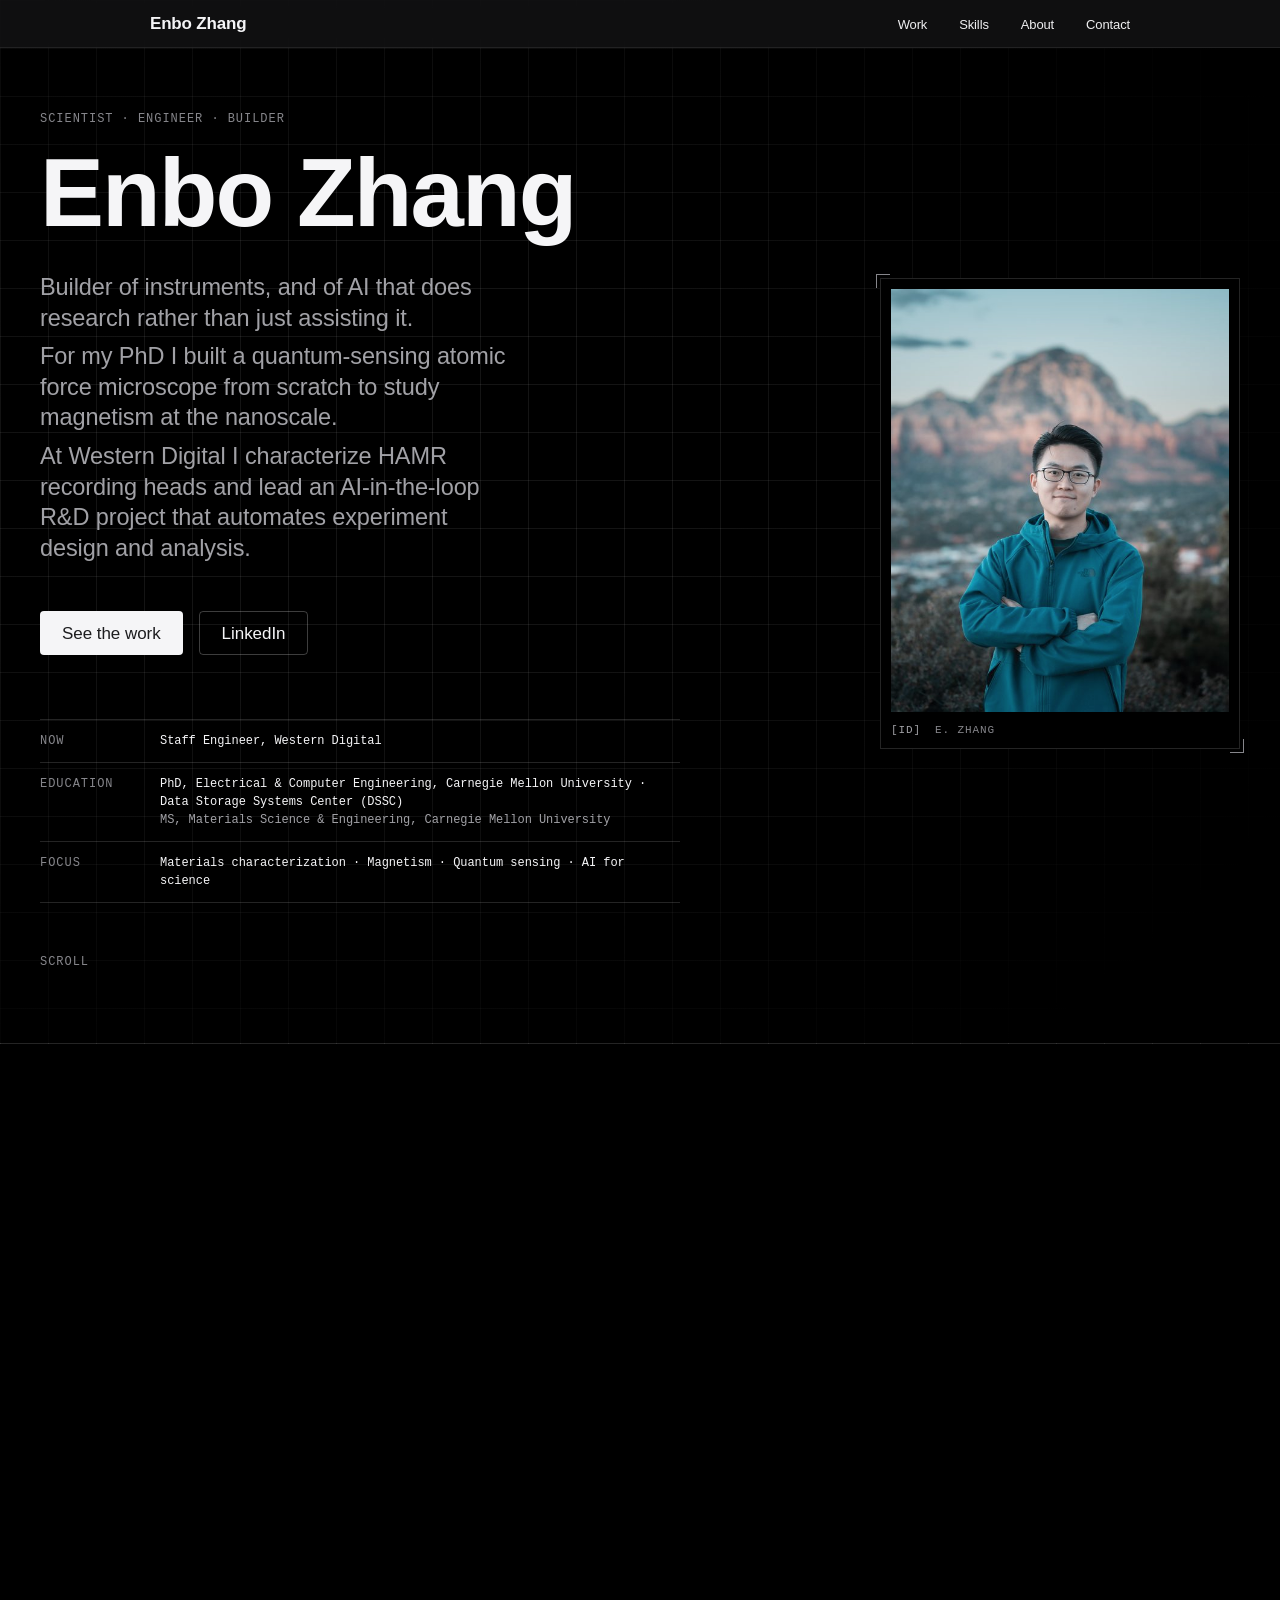
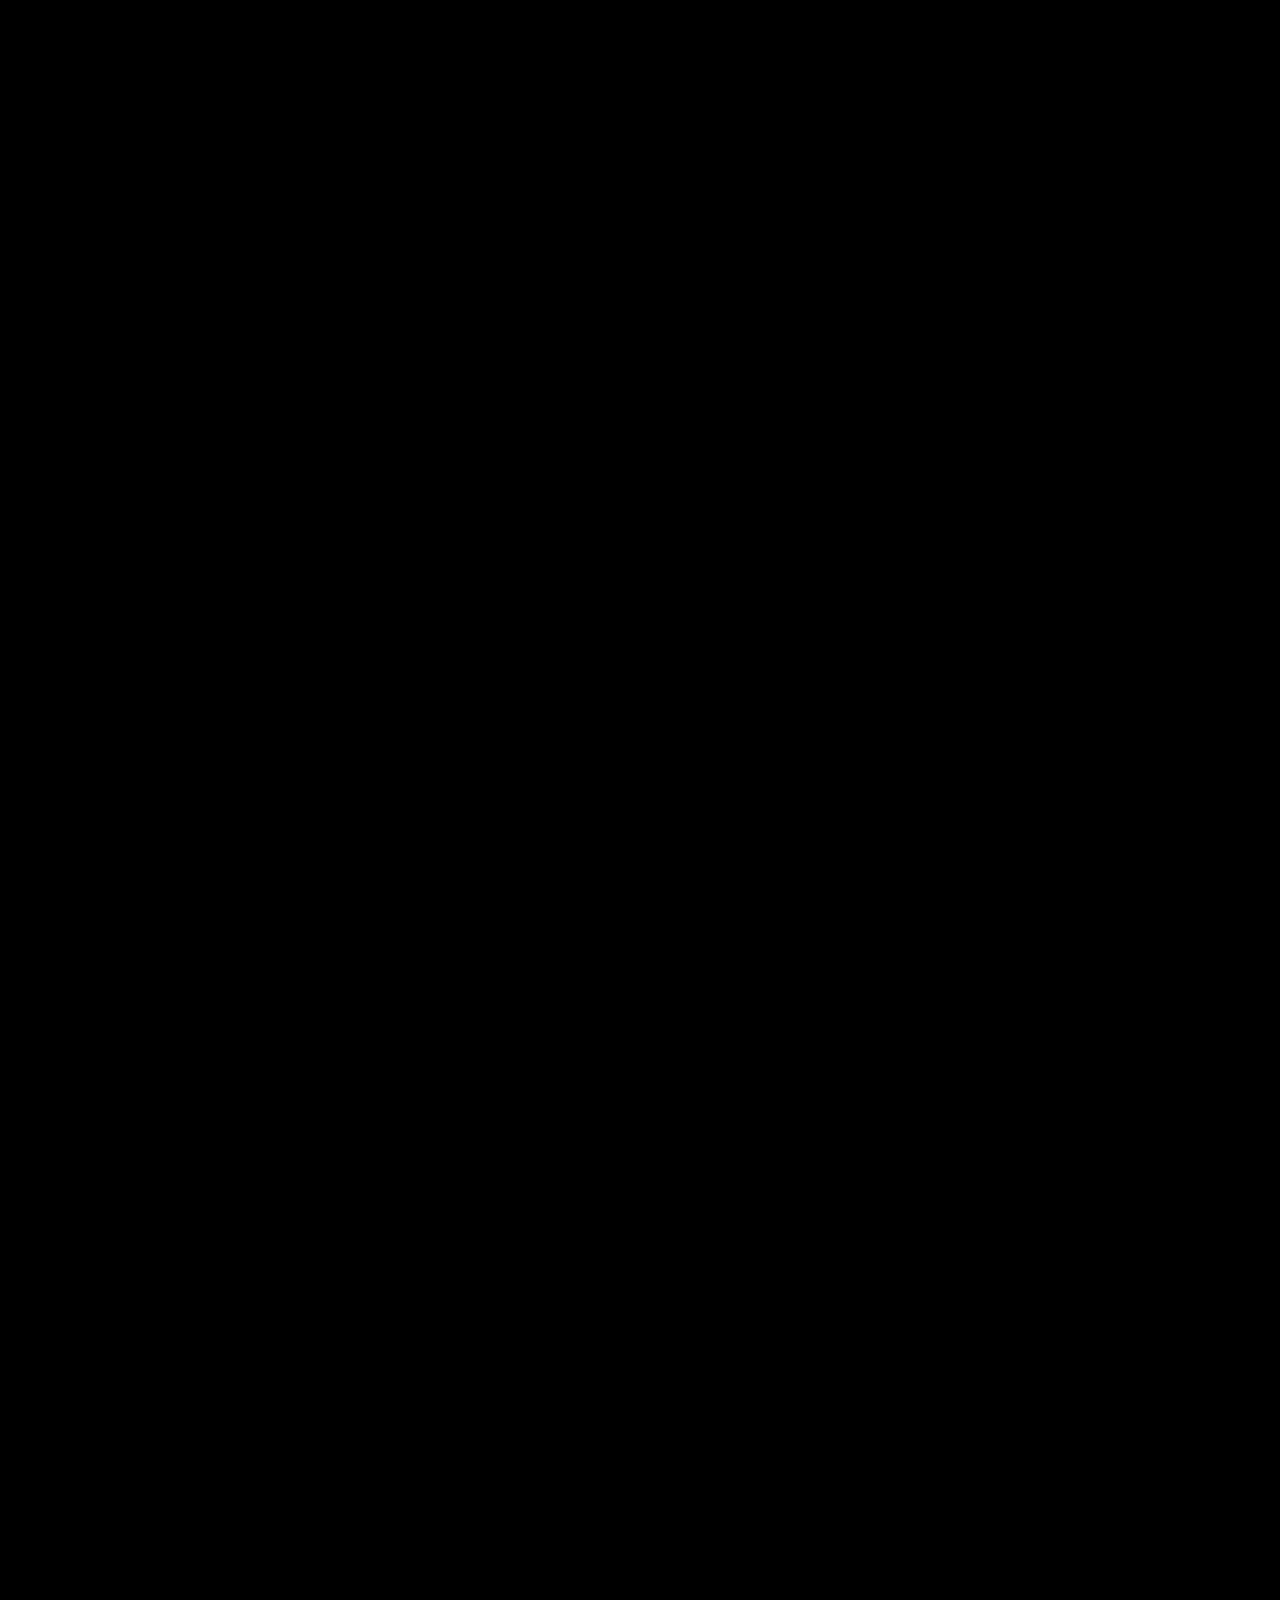
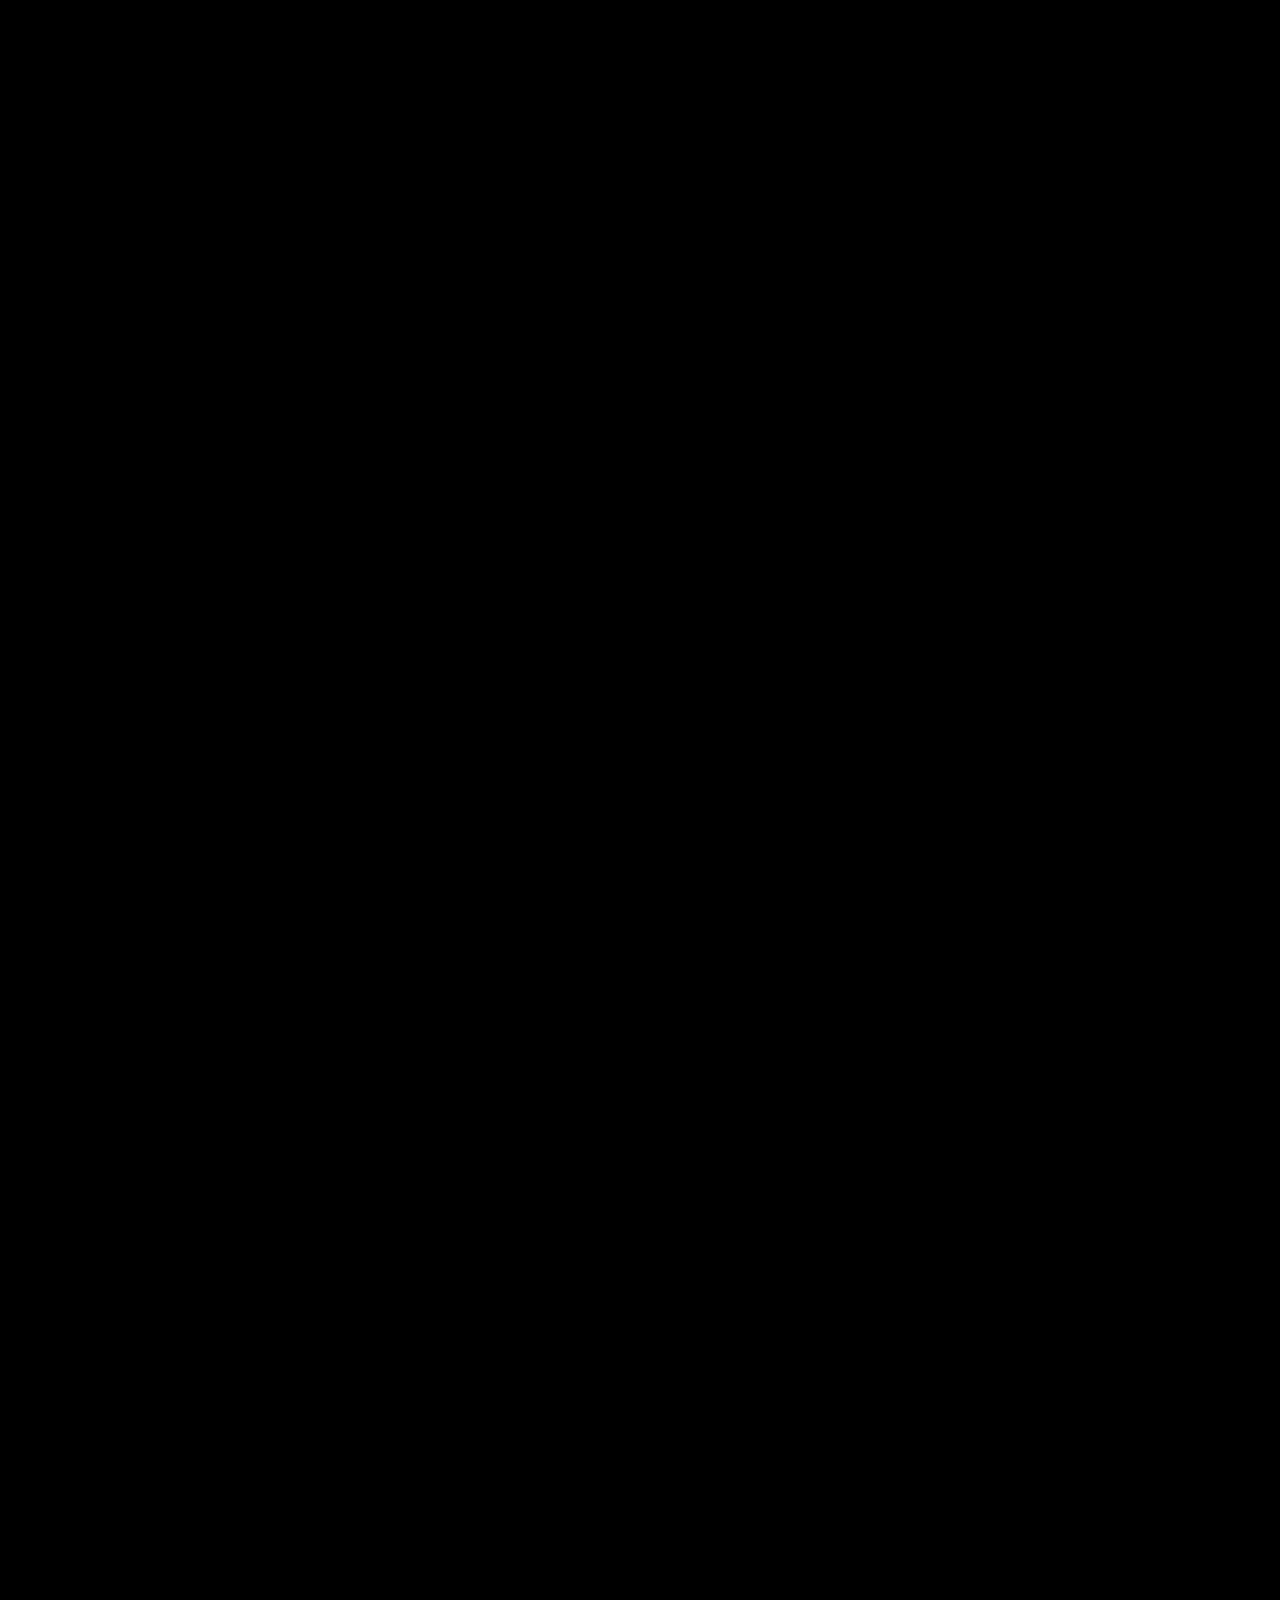
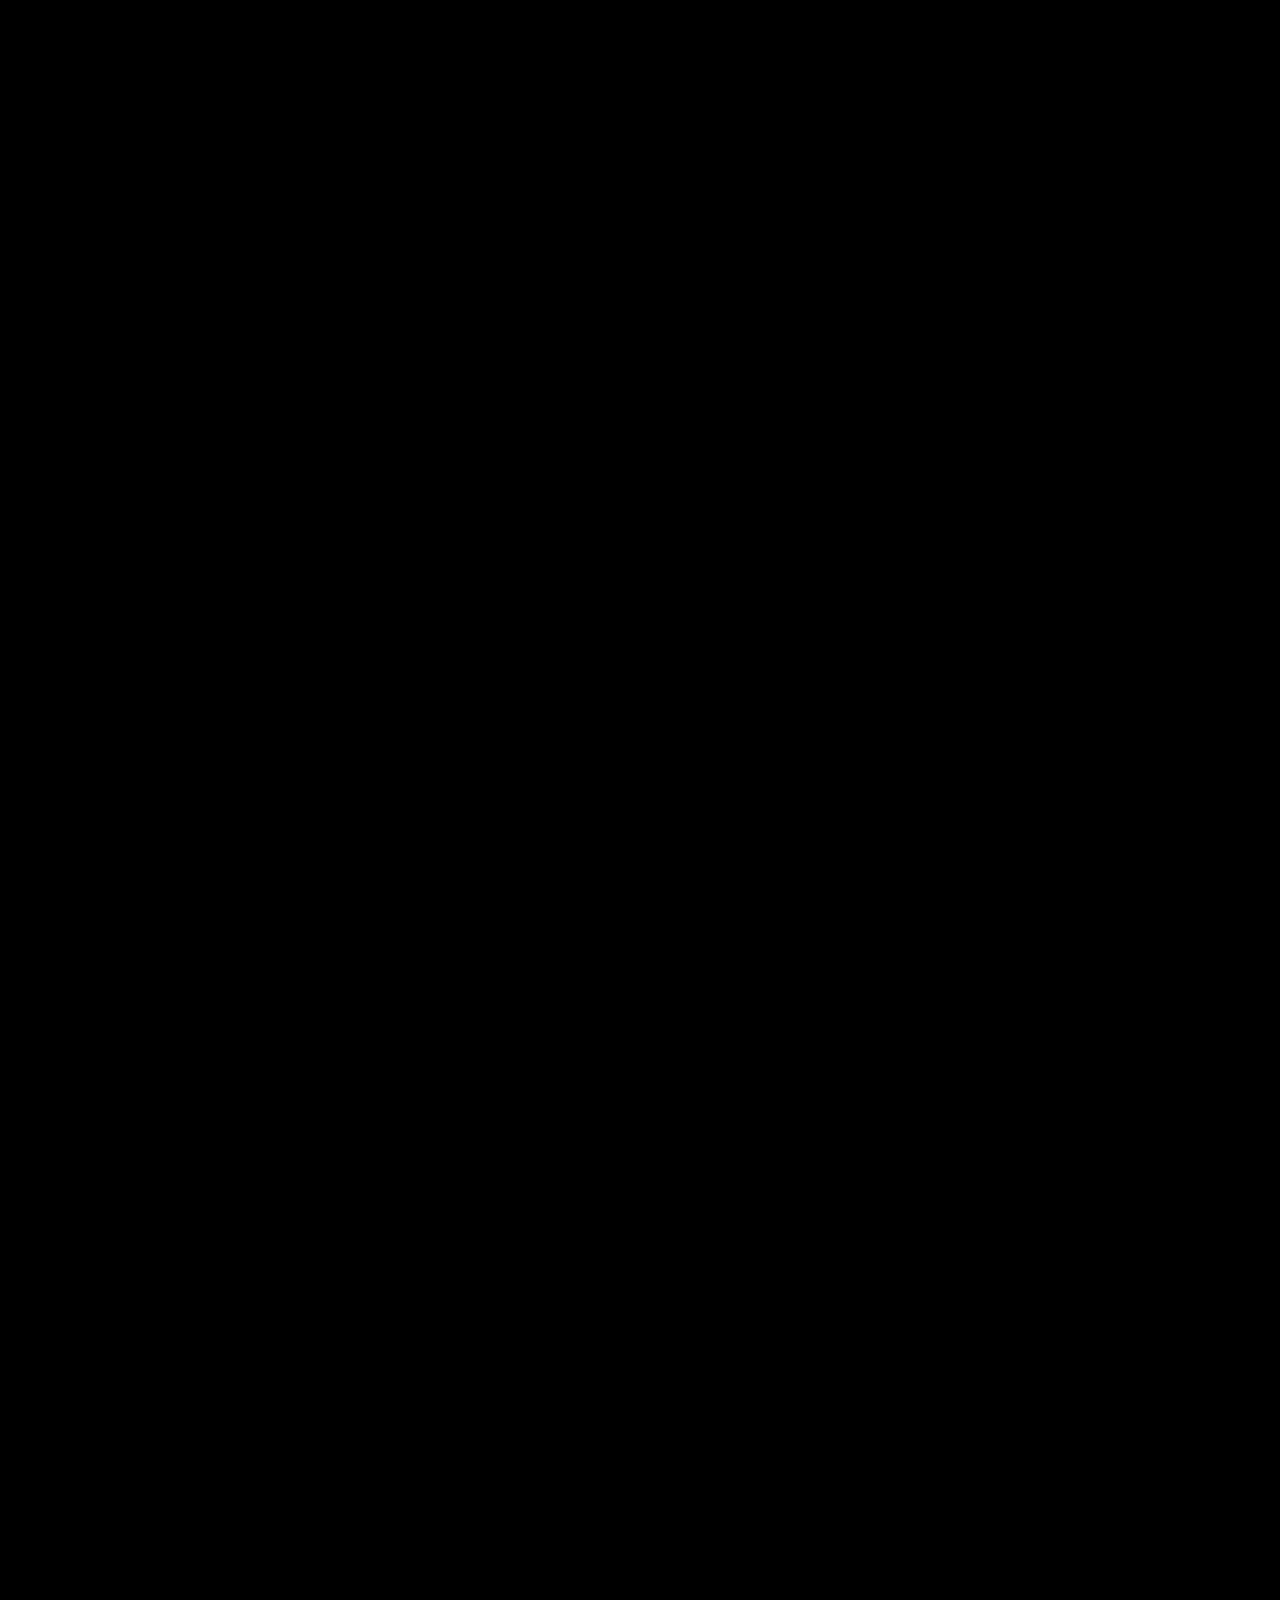
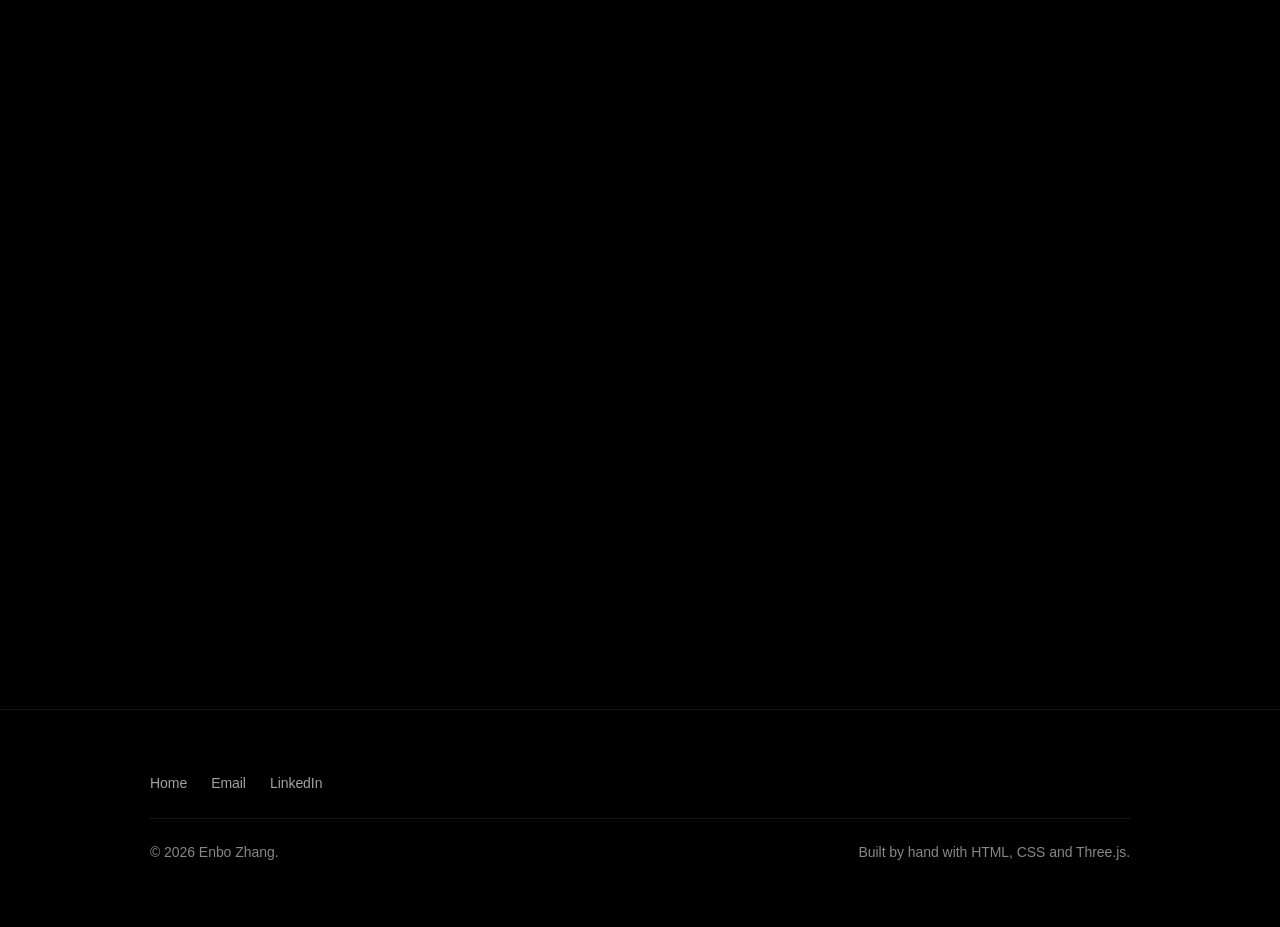
<file: index.html>
<!doctype html>
<html lang="en" class="no-js">
<head>
  <meta charset="utf-8">
  <meta name="viewport" content="width=device-width, initial-scale=1, viewport-fit=cover">
  <meta http-equiv="Content-Security-Policy" content="default-src 'self'; script-src 'self' https://gc.zgo.at 'sha256-5r0ceAi77ofyhKluuUBJUzdOIMc4aEZR9Xlgif5W6zg=' 'sha256-VV6QR3nlez23JNakj3UuVgUJ5ohAsEgqDimlvfXaZN8='; style-src 'self'; img-src 'self' data: https://enbo-zhang.goatcounter.com; font-src 'self'; connect-src 'self' https://enbo-zhang.goatcounter.com; object-src 'none'; base-uri 'self'; form-action 'none'">
  <title>Enbo Zhang — Magnetism, materials &amp; quantum sensing</title>
  <meta name="description" content="Enbo Zhang works on magnetism, HAMR media, materials science and quantum sensing. Staff Engineer at Western Digital; PhD, Electrical &amp; Computer Engineering, Carnegie Mellon University.">
  <meta name="theme-color" content="#000000">
  <meta name="color-scheme" content="dark">
  <meta property="og:type" content="website">
  <meta property="og:title" content="Enbo Zhang — Magnetism, materials &amp; quantum sensing">
  <meta property="og:description" content="Enbo Zhang works on magnetism, HAMR media, materials science and quantum sensing. Staff Engineer at Western Digital; PhD, Electrical &amp; Computer Engineering, Carnegie Mellon University.">
  <meta property="og:image" content="https://enbo-zhang.github.io/assets/img/portrait.jpg">
  <meta property="og:url" content="https://enbo-zhang.github.io/">
  <meta name="twitter:card" content="summary_large_image">
  <link rel="icon" href="data:image/svg+xml,%3Csvg xmlns='http://www.w3.org/2000/svg' viewBox='0 0 64 64'%3E%3Crect width='64' height='64' rx='14' fill='%23000'/%3E%3Ccircle cx='32' cy='32' r='20' fill='none' stroke='%2364d2ff' stroke-width='3'/%3E%3Ccircle cx='32' cy='32' r='12' fill='none' stroke='%23ff375f' stroke-width='3'/%3E%3Ccircle cx='32' cy='32' r='5' fill='%23ff3b30'/%3E%3C/svg%3E">
  <script>document.documentElement.className='js';</script>
  <script type="importmap">{"imports":{"three":"./assets/vendor/three/build/three.module.js","three/addons/":"./assets/vendor/three/examples/jsm/"}}</script>
  <link rel="stylesheet" href="assets/css/tokens.css">
  <link rel="stylesheet" href="assets/css/site.css">
  <script type="module" src="assets/js/site.js"></script>
  <script data-goatcounter="https://enbo-zhang.goatcounter.com/count" async src="https://gc.zgo.at/count.js"></script>
</head>
<body class="page-home">
  <a class="skip-link" href="#main">Skip to content</a>

  <header class="gnav">
    <nav class="gnav__inner" aria-label="Main">
      <a class="gnav__name" href="index.html">Enbo Zhang</a>
      <button class="gnav__menu-btn" type="button" aria-expanded="false" aria-controls="gnav-links" aria-label="Menu"><span></span><span></span></button>
      <ul class="gnav__links" id="gnav-links">
        <li><a href="#work">Work</a></li>
        <li><a href="#skills">Skills</a></li>
        <li><a href="#about">About</a></li>
        <li><a href="#contact">Contact</a></li>
      </ul>
    </nav>
  </header>

  <main id="main">
    <section id="top" class="hero hero--home" aria-labelledby="hero-title">
      <div class="hero__text">
        <p class="eyebrow lab-label">Scientist · Engineer · Builder</p>
        <h1 class="hero__title" id="hero-title">Enbo Zhang</h1>
        <p class="hero__sub hero__sub--lines">
          <span>Builder of instruments, and of AI that does research rather than just assisting it.</span>
          <span>For my PhD I built a quantum-sensing atomic force microscope from scratch to study magnetism at the nanoscale.</span>
          <span>At Western Digital I characterize HAMR recording heads and lead an AI-in-the-loop R&amp;D project that automates experiment design and analysis.</span>
        </p>
        <div class="cta-row">
          <a class="btn btn--primary" href="#work">See the work</a>
          <a class="btn btn--secondary" href="https://www.linkedin.com/in/enbo-zhang-559964148/" rel="noopener noreferrer" target="_blank">LinkedIn</a>
        </div>
        <dl class="hero__spec">
          <div><dt>Now</dt><dd>Staff Engineer, Western Digital</dd></div>
          <div><dt>Education</dt><dd>PhD, Electrical &amp; Computer Engineering, Carnegie Mellon University · Data Storage Systems Center (DSSC)</dd><dd>MS, Materials Science &amp; Engineering, Carnegie Mellon University</dd></div>
          <div><dt>Focus</dt><dd>Materials characterization · Magnetism · Quantum sensing · AI for science</dd></div>
        </dl>
      </div>
      <figure class="hero__photo">
        <img src="assets/img/portrait.jpg" srcset="assets/img/portrait-sm.jpg 560w, assets/img/portrait.jpg 960w" sizes="(max-width: 734px) 240px, 380px" width="960" height="1200" alt="Portrait of Enbo Zhang, arms crossed, with desert mountains behind.">
        <figcaption><span>[ID]</span> E. Zhang</figcaption>
      </figure>
      <div class="hero__cue" aria-hidden="true">Scroll</div>
    </section>

    <section id="work" class="section work" aria-labelledby="work-title">
      <div class="container--wide">
        <div class="lockup" data-reveal>
          <p class="eyebrow"><span class="lab-index">[01]</span> Work</p>
          <h2 class="headline" id="work-title">Selected projects.</h2>
        </div>

        <div class="tiles work__grid" data-reveal-group>
          <a class="project-card project-card--featured tile tile--6" href="projects/nv-chirality/index.html" aria-label="Project: Seeing the handedness of magnetic fields at the nanoscale">
            <div class="project-card__body">
              <p class="project-card__eyebrow">Quantum sensing · Spin waves</p>
              <h3 class="project-card__title">Seeing the handedness of magnetic fields at the nanoscale.</h3>
              <p class="project-card__text">The first application of polarization-selective quantum sensing with NV centres: a scanning quantum microscope, built from scratch, that reads the handedness of magnons' magnetic fields.</p>
              <span class="btn btn--link project-card__link">Explore the project <span aria-hidden="true">›</span></span>
            </div>
            <div class="project-card__visual project-card__visual--scene" aria-hidden="true" data-scene-fixed="nv-detect" data-progress="0.8" data-init-channel="both" data-init-layout="card">
              <canvas></canvas>
            </div>
          </a>

          <a class="project-card project-card--featured tile tile--6" href="projects/hamr-thermal/index.html" aria-label="Project: Keeping the heat in the grain — thermal conductance of FePt/h-BN for HAMR">
            <div class="project-card__body">
              <p class="project-card__eyebrow">HAMR · Thermal transport · TMRC best paper</p>
              <h3 class="project-card__title">Keeping the heat in the grain.</h3>
              <p class="project-card__text">FePt media walled by h-BN, now the industry-standard grain-boundary material for HAMR media, and a 3ω measurement of how little heat crosses the FePt/h-BN interface.</p>
              <span class="btn btn--link project-card__link">Explore the project <span aria-hidden="true">›</span></span>
            </div>
            <div class="project-card__visual project-card__visual--scene" aria-hidden="true" data-scene-fixed="hamr-media" data-progress="0.9">
              <canvas></canvas>
            </div>
          </a>

          <a class="project-card project-card--featured tile tile--6" href="projects/nv-microscope/index.html" aria-label="Project: Building a quantum microscope — a scanning NV-centre microscope, built from components and automated">
            <div class="project-card__body">
              <p class="project-card__eyebrow">Instrumentation · Automation</p>
              <h3 class="project-card__title">Building a quantum microscope.</h3>
              <p class="project-card__text">The scanning NV-centre microscope behind the spin-wave work, built from components and run by control software I wrote. A 3D walk through the lab, from the shielded room down to the probe tip.</p>
              <span class="btn btn--link project-card__link">Explore the project <span aria-hidden="true">›</span></span>
            </div>
            <div class="project-card__visual project-card__visual--scene" aria-hidden="true" data-scene-fixed="lab-setup" data-progress="0.365" data-init-layout="card">
              <canvas></canvas>
            </div>
          </a>

          <a class="project-card project-card--featured tile tile--6" href="projects/micrographs/index.html" aria-label="Project: Cut a slice, look inside — TEM of FIB-prepared lamellae and a plan-view SEM, across three material systems, each with a 3D model">
            <div class="project-card__body">
              <p class="project-card__eyebrow">Structural characterization · FIB + TEM · SEM</p>
              <h3 class="project-card__title">Cut a slice. Look inside.</h3>
              <p class="project-card__text">TEM images of lamellae I prepared by focused ion beam, and one plan-view SEM I took, across three material systems, each beside a 3D model of its structure.</p>
              <span class="btn btn--link project-card__link">Explore the project <span aria-hidden="true">›</span></span>
            </div>
            <div class="project-card__visual project-card__visual--micro" aria-hidden="true">
              <img src="assets/img/micrographs/mn3sn-kagome-haadf-800.webp" srcset="assets/img/micrographs/mn3sn-kagome-haadf-800.webp 800w, assets/img/micrographs/mn3sn-kagome-haadf-1200.webp 1200w" sizes="(max-width: 1068px) 90vw, 600px" width="800" height="786" loading="lazy" decoding="async" alt="">
            </div>
          </a>
        </div>
      </div>
    </section>

    <section id="skills" class="section skillset" aria-labelledby="skills-title">
      <div class="container--wide">
        <div class="lockup" data-reveal>
          <p class="eyebrow"><span class="lab-index">[02]</span> Skills</p>
          <h2 class="headline" id="skills-title">Measure it. Build the instrument. Close the loop.</h2>
          <p class="subhead">Five-plus years of hands-on magnetic, optical and thermal characterization, with the data and automation to feed AI-guided decisions.</p>
        </div>

        <ol class="skills" data-reveal-group>
          <li class="skill">
            <div class="skill__head">
              <span class="skill__idx">01</span>
              <h3 class="skill__title">Electronic &amp; magnetic properties</h3>
            </div>
            <div class="skill__body">
              <ul class="chips" aria-label="Techniques">
                <li class="chip">MPMS (SQUID)</li>
                <li class="chip">VSM</li>
                <li class="chip">Anomalous Hall</li>
                <li class="chip">Magnetoresistance</li>
                <li class="chip">Scanning NV magnetometry</li>
              </ul>
              <a class="btn btn--link skill__link" href="projects/nv-chirality/index.html">Spin-wave sensing <span aria-hidden="true">›</span></a>
            </div>
          </li>

          <li class="skill">
            <div class="skill__head">
              <span class="skill__idx">02</span>
              <h3 class="skill__title">Low-noise &amp; lock-in measurement</h3>
            </div>
            <div class="skill__body">
              <ul class="chips" aria-label="Techniques">
                <li class="chip">Lock-in detection</li>
                <li class="chip">Wheatstone bridge</li>
                <li class="chip">Differential measurement</li>
                <li class="chip">Microwave engineering</li>
                <li class="chip">Single-photon counting</li>
              </ul>
            </div>
          </li>

          <li class="skill">
            <div class="skill__head">
              <span class="skill__idx">03</span>
              <h3 class="skill__title">Thermal transport</h3>
            </div>
            <div class="skill__body">
              <ul class="chips" aria-label="Techniques">
                <li class="chip">Differential 3ω</li>
                <li class="chip">Pump–probe</li>
                <li class="chip">Interface thermal conductance</li>
              </ul>
              <a class="btn btn--link skill__link" href="projects/hamr-thermal/index.html">The 3ω measurement <span aria-hidden="true">›</span></a>
            </div>
          </li>

          <li class="skill">
            <div class="skill__head">
              <span class="skill__idx">04</span>
              <h3 class="skill__title">Optical &amp; spectroscopic</h3>
            </div>
            <div class="skill__body">
              <ul class="chips" aria-label="Techniques">
                <li class="chip">Confocal optics</li>
                <li class="chip">ODMR</li>
                <li class="chip">Pump–probe</li>
                <li class="chip">Single-photon detection</li>
              </ul>
            </div>
          </li>

          <li class="skill">
            <div class="skill__head">
              <span class="skill__idx">05</span>
              <h3 class="skill__title">Custom instruments &amp; fabrication</h3>
            </div>
            <div class="skill__body">
              <ul class="chips" aria-label="Techniques">
                <li class="chip">Scanning-probe microscopy</li>
                <li class="chip">LabVIEW</li>
                <li class="chip">Sputtering</li>
                <li class="chip">E-beam &amp; photolithography</li>
                <li class="chip">Ion milling</li>
                <li class="chip">RIE</li>
                <li class="chip">Focused-ion-beam nanofabrication</li>
              </ul>
              <a class="btn btn--link skill__link" href="projects/nv-microscope/index.html">The NV microscope <span aria-hidden="true">›</span></a>
            </div>
          </li>

          <li class="skill">
            <div class="skill__head">
              <span class="skill__idx">06</span>
              <h3 class="skill__title">Data, automation &amp; AI in the loop</h3>
            </div>
            <div class="skill__body">
              <ul class="chips" aria-label="Techniques">
                <li class="chip">Python</li>
                <li class="chip">SQL</li>
                <li class="chip">JMP</li>
                <li class="chip">MATLAB</li>
                <li class="chip">Design of experiments</li>
                <li class="chip">Micromagnetic simulation</li>
                <li class="chip">Metadata standards</li>
                <li class="chip">Claude Code · MCP</li>
              </ul>
            </div>
          </li>

          <li class="skill">
            <div class="skill__head">
              <span class="skill__idx">07</span>
              <h3 class="skill__title">Structural characterization</h3>
            </div>
            <div class="skill__body">
              <ul class="chips" aria-label="Techniques">
                <li class="chip">SEM</li>
                <li class="chip">HR-TEM</li>
                <li class="chip">XRD</li>
              </ul>
              <a class="btn btn--link skill__link" href="projects/micrographs/index.html">The micrographs <span aria-hidden="true">›</span></a>
            </div>
          </li>
        </ol>
      </div>
    </section>

    <section id="about" class="section about" aria-labelledby="about-title">
      <div class="container--text about__body">
        <div class="lockup lockup--left" data-reveal>
          <p class="eyebrow"><span class="lab-index">[03]</span> About</p>
          <h2 class="headline" id="about-title">I like building the instrument as much as the result.</h2>
        </div>
        <p class="about__p" data-reveal>I'm <strong>Enbo Zhang</strong>. My work sits where <strong>quantum physics meets hardware</strong>: I design and build measurement systems, then use them to answer questions about magnetism.</p>
        <p class="about__p" data-reveal>I'm a <strong>staff engineer at Western Digital</strong>, in HAMR characterization. As the <strong>DOE characterization owner</strong> for the reader and writer, I design the experiments that link head design and materials to recording performance, and build the analysis behind those decisions: response surfaces, micromagnetic modelling and root-cause analysis. That work feeds the qualification of Western Digital's first generation of HAMR drives.</p>
        <p class="about__p" data-reveal>I also lead an <strong>AI for manufacturing</strong> project: AI-in-the-loop R&amp;D for the recording-head organisation. I'm building a knowledge base with data and metadata standards that AI can read, and packaging our retrieval, screening, analysis and simulation methods as specs that coding agents implement and run. The aim is to hand routine DOE design and analysis to agents, so engineers can spend their time on the physics.</p>
        <p class="about__p" data-reveal>Before that, I did my PhD in Electrical &amp; Computer Engineering at Carnegie Mellon University, advised by Prof. Jian-Gang Zhu. There I <strong>built a scanning NV-centre microscope from components</strong> — atomic-force positioning, confocal optics, single-photon detection and microwave control — and with it we demonstrated the <strong>first polarization-selective quantum sensing</strong>, imaging spin waves by their handedness.</p>
      </div>
    </section>

    <section id="contact" class="section contact" aria-labelledby="contact-title">
      <div class="container">
        <div class="lockup" data-reveal>
          <p class="eyebrow"><span class="lab-index">[04]</span> Contact</p>
          <h2 class="headline" id="contact-title">Let's talk.</h2>
          <p class="subhead">Open to roles in materials characterization, quantum sensing, instrumentation and AI-driven science.</p>
          <div class="cta-row">
            <a class="btn btn--primary" href="mailto:zebmail1@gmail.com">Email me</a>
            <a class="btn btn--secondary" href="https://www.linkedin.com/in/enbo-zhang-559964148/" rel="noopener noreferrer" target="_blank">LinkedIn</a>
          </div>
        </div>
      </div>
    </section>
  </main>

  <footer class="gfoot">
    <div class="container">
      <ul class="gfoot__links">
        <li><a href="index.html">Home</a></li>
        <li><a href="mailto:zebmail1@gmail.com">Email</a></li>
        <li><a href="https://www.linkedin.com/in/enbo-zhang-559964148/" rel="noopener noreferrer" target="_blank">LinkedIn</a></li>
      </ul>
      <div class="gfoot__row">
        <p>© 2026 Enbo Zhang.</p>
        <p>Built by hand with HTML, CSS and Three.js.</p>
      </div>
    </div>
  </footer>
</body>
</html>
</file>
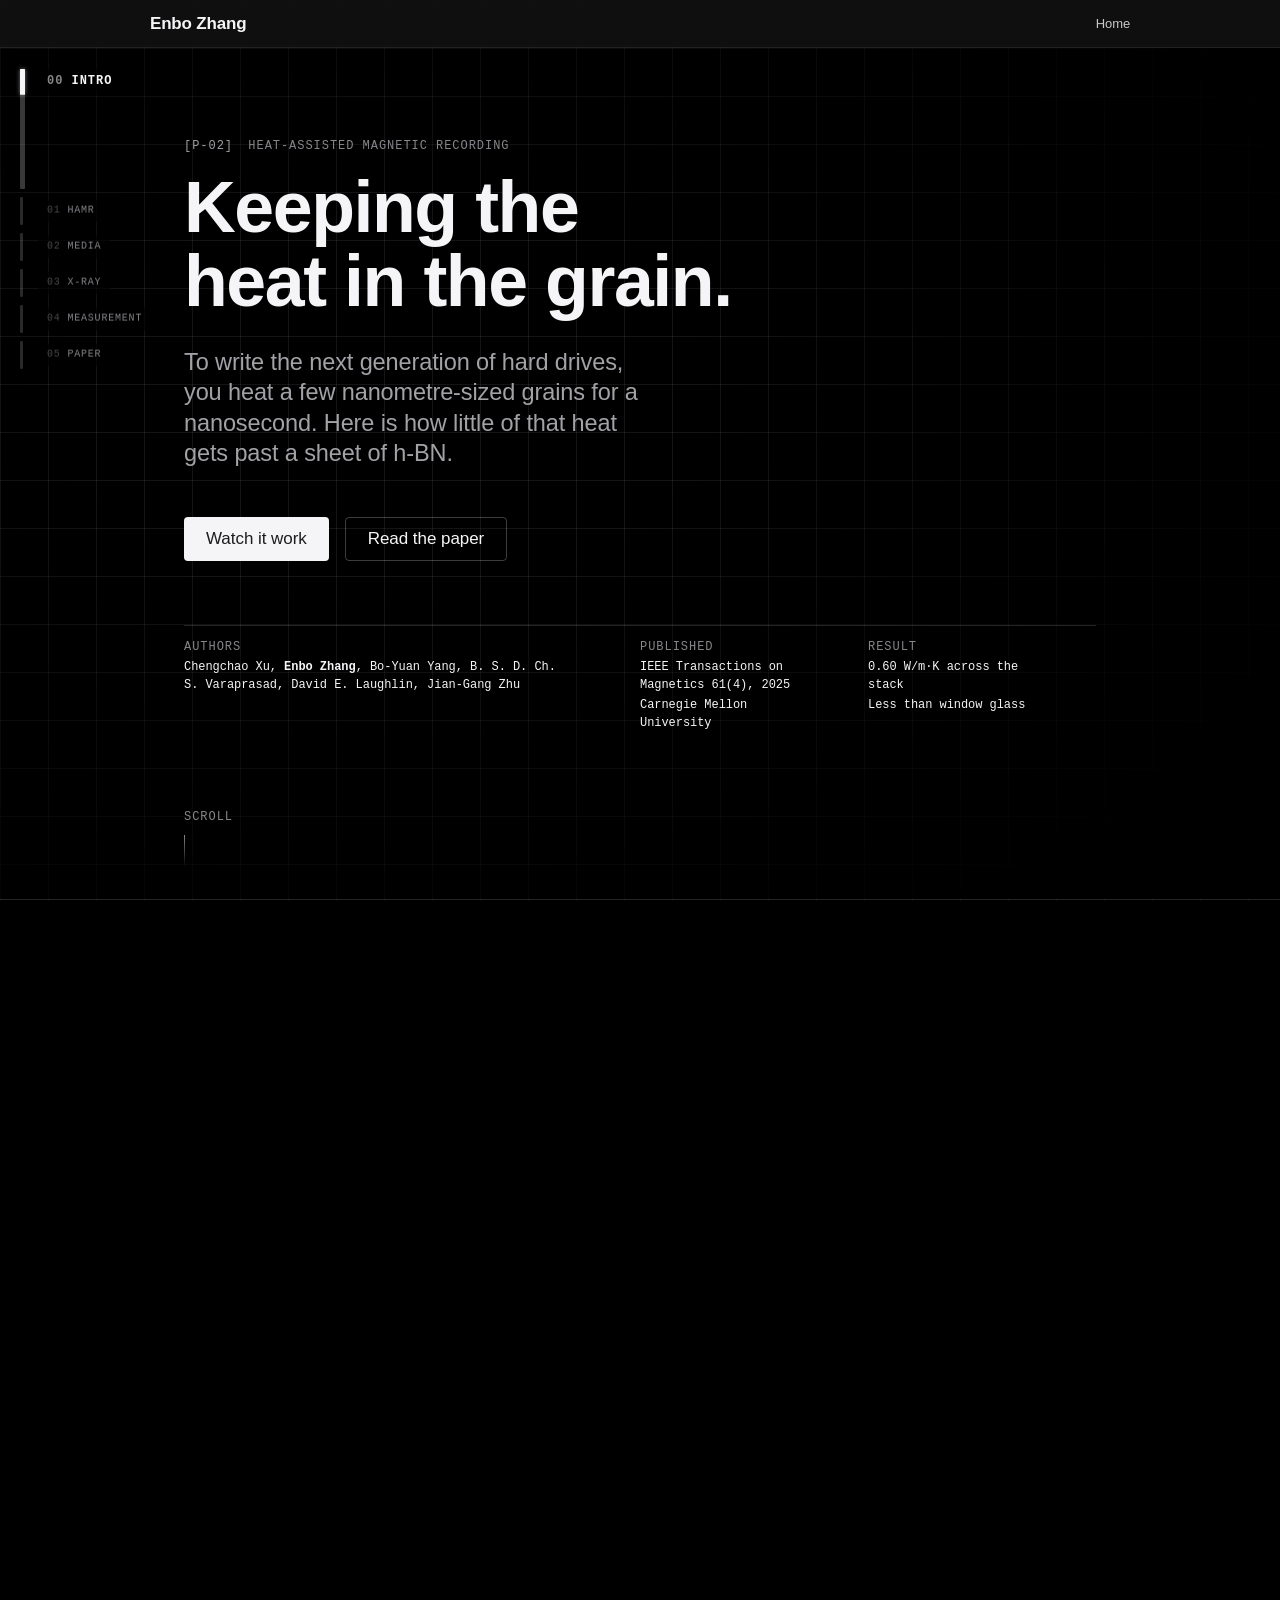
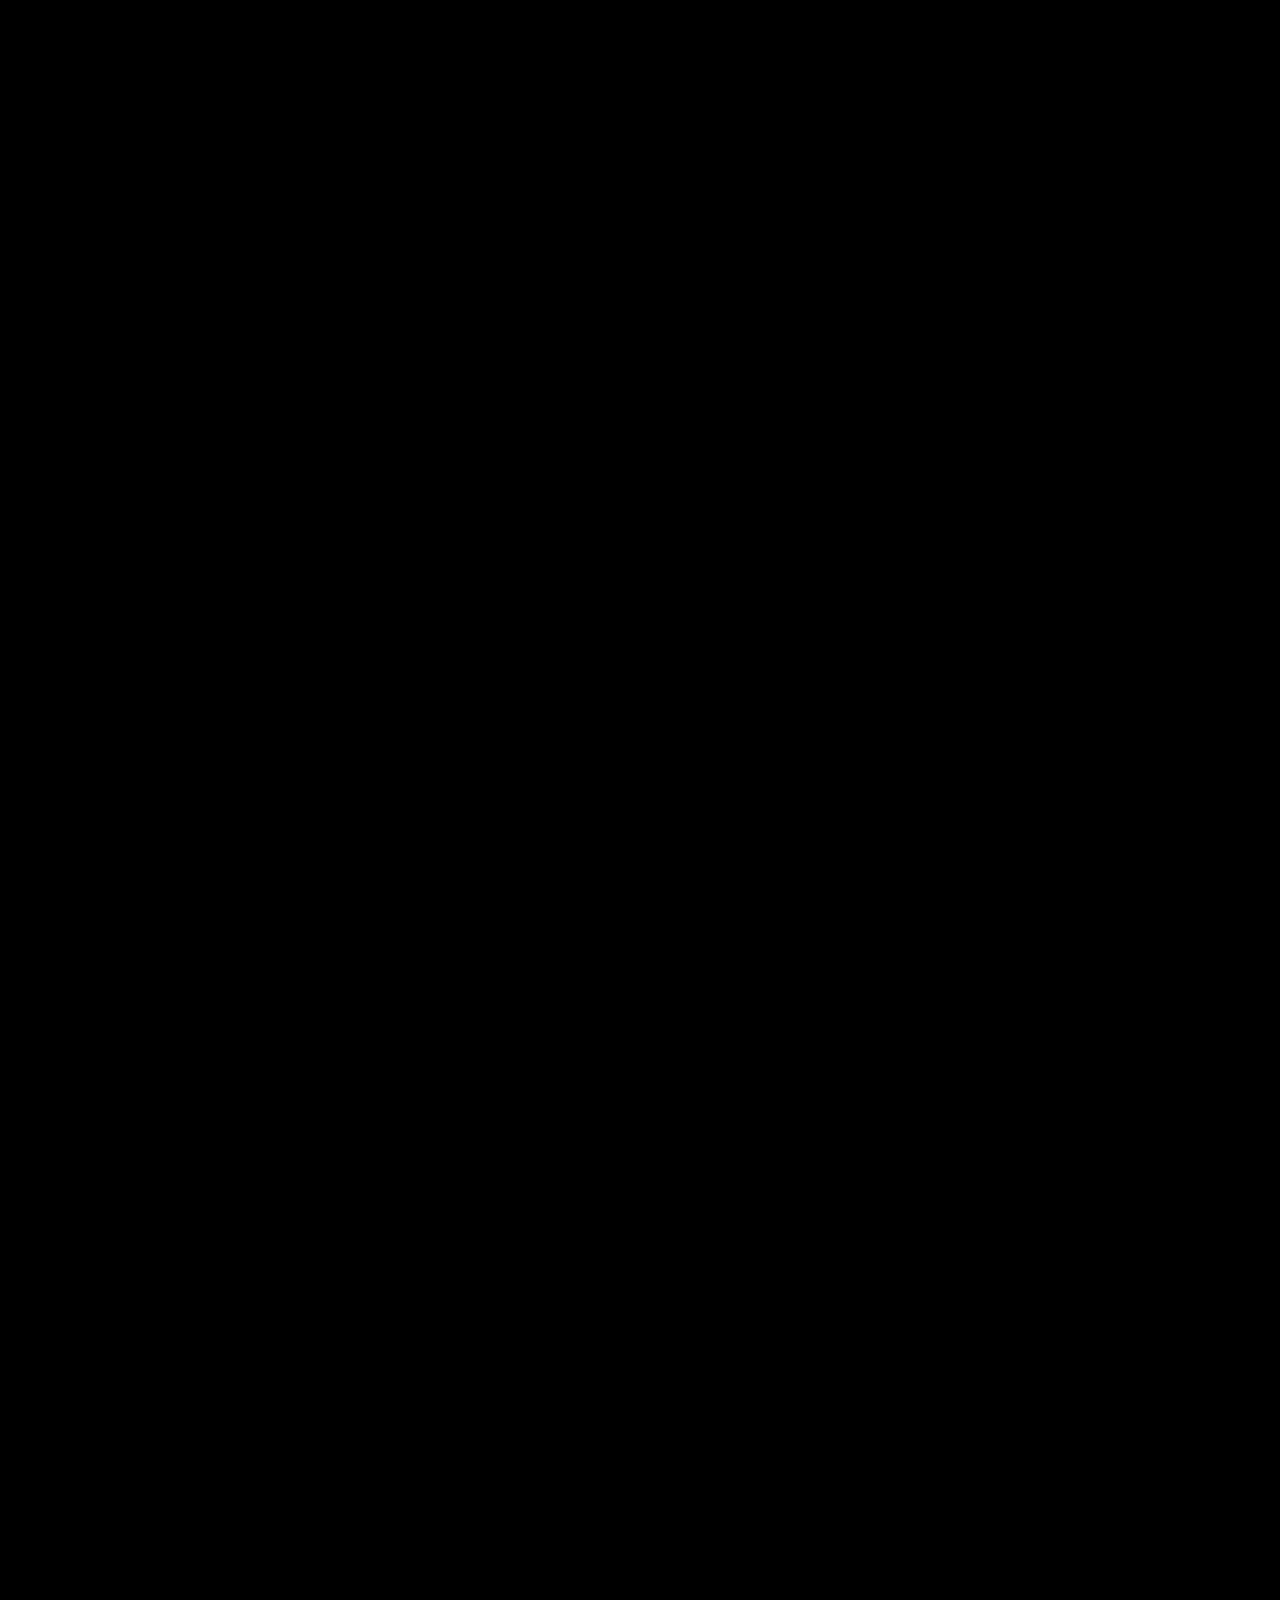
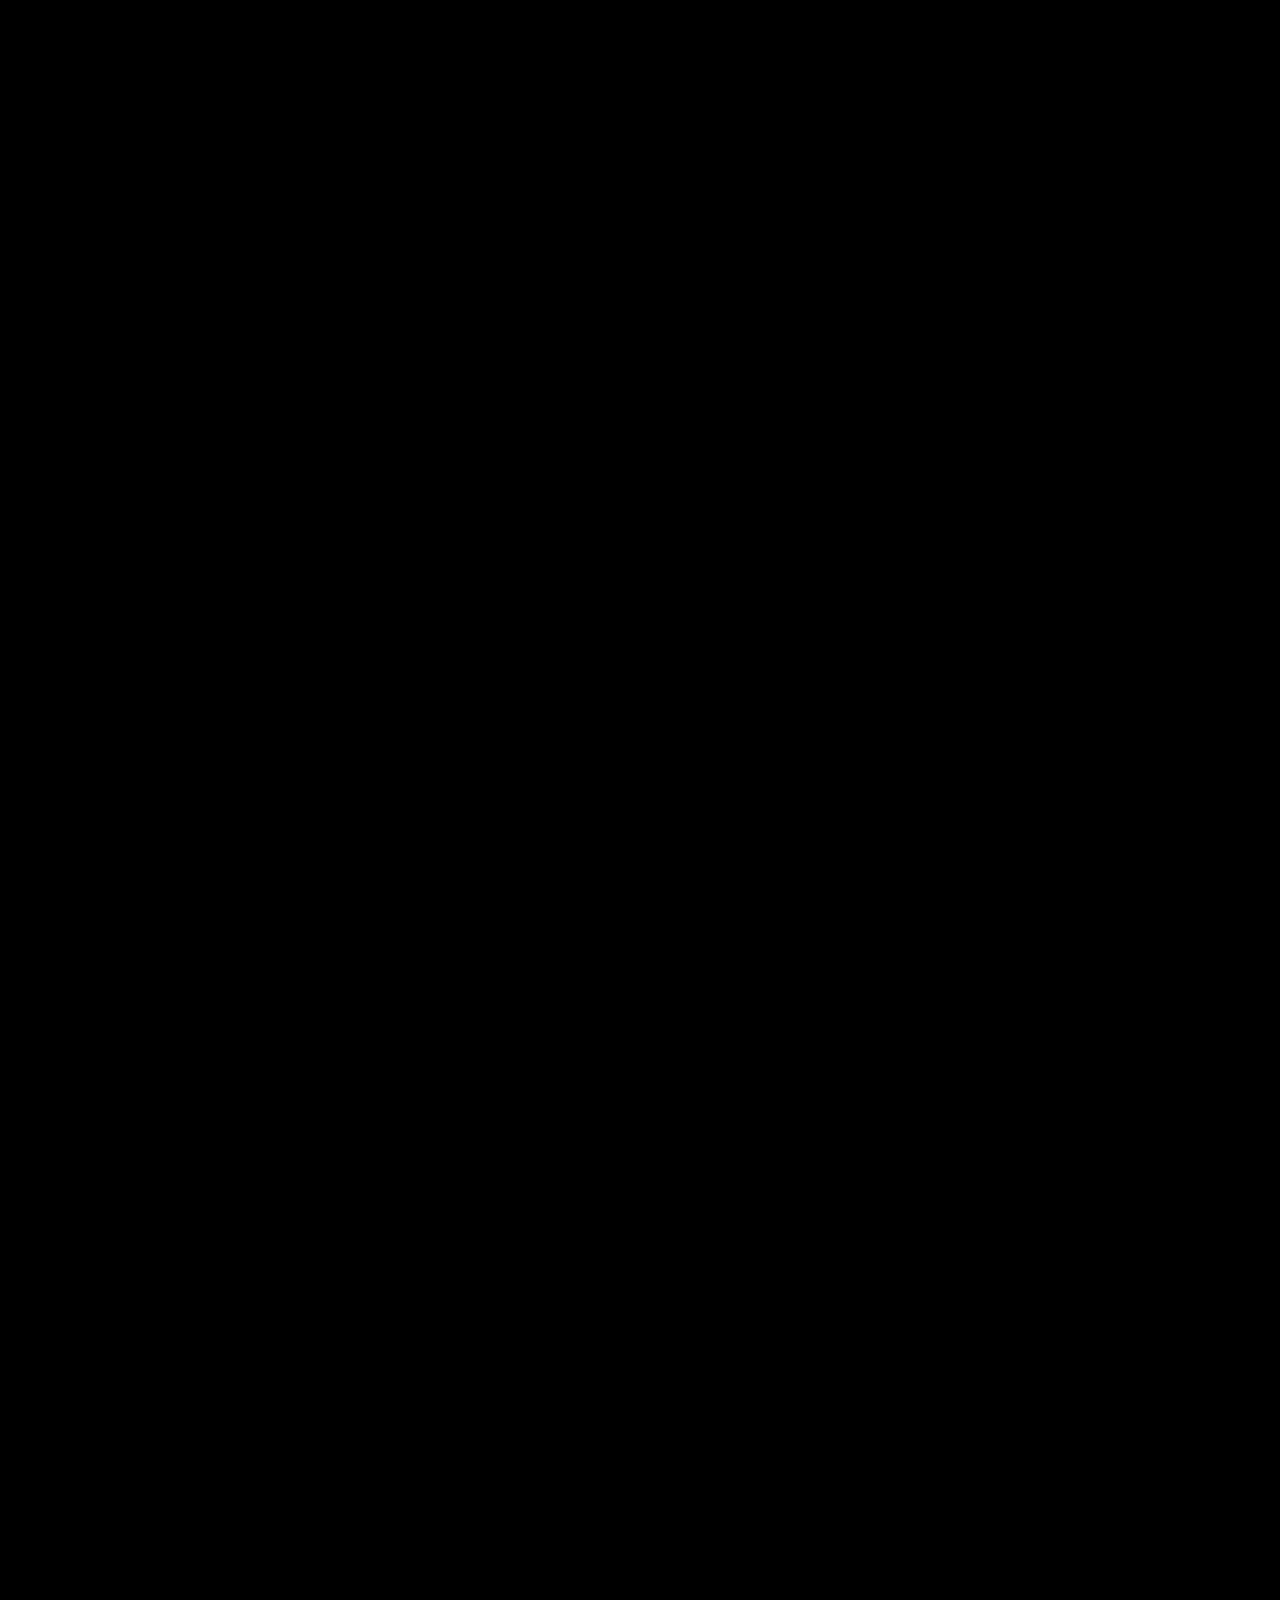
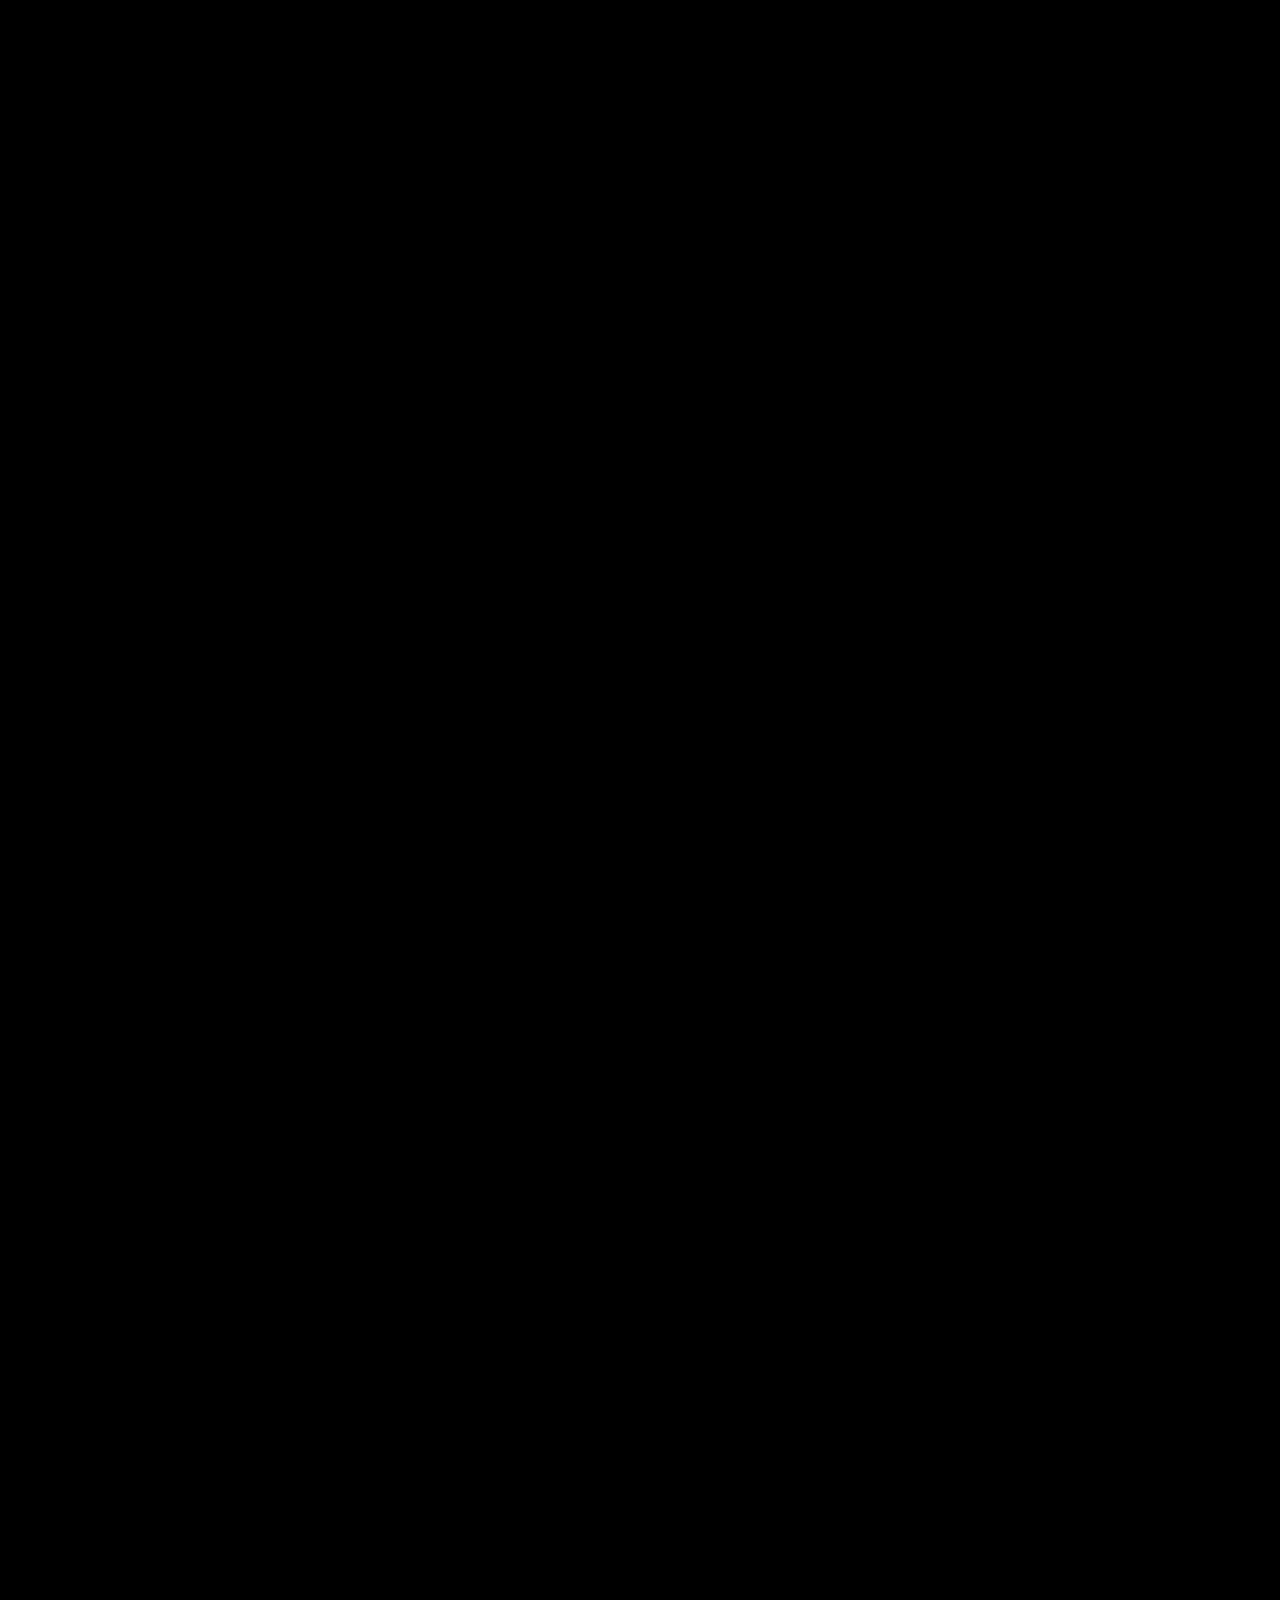
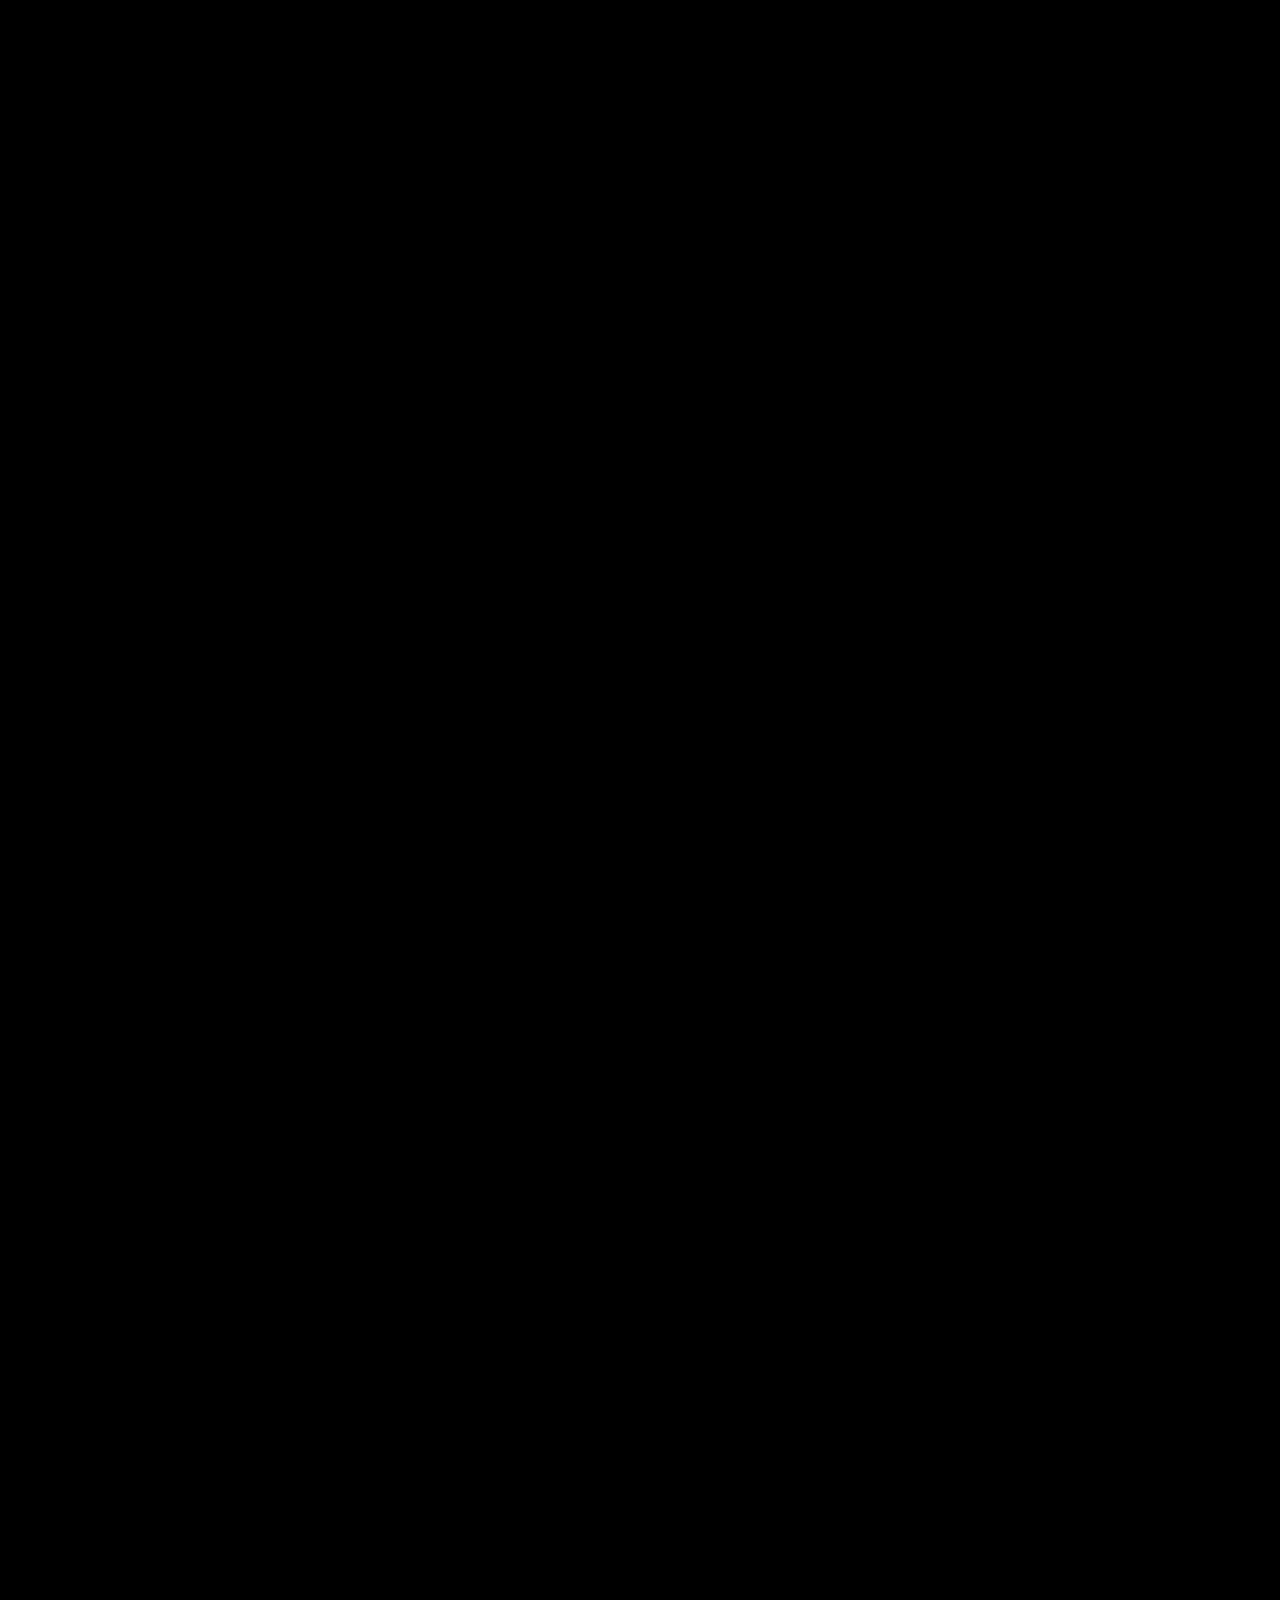
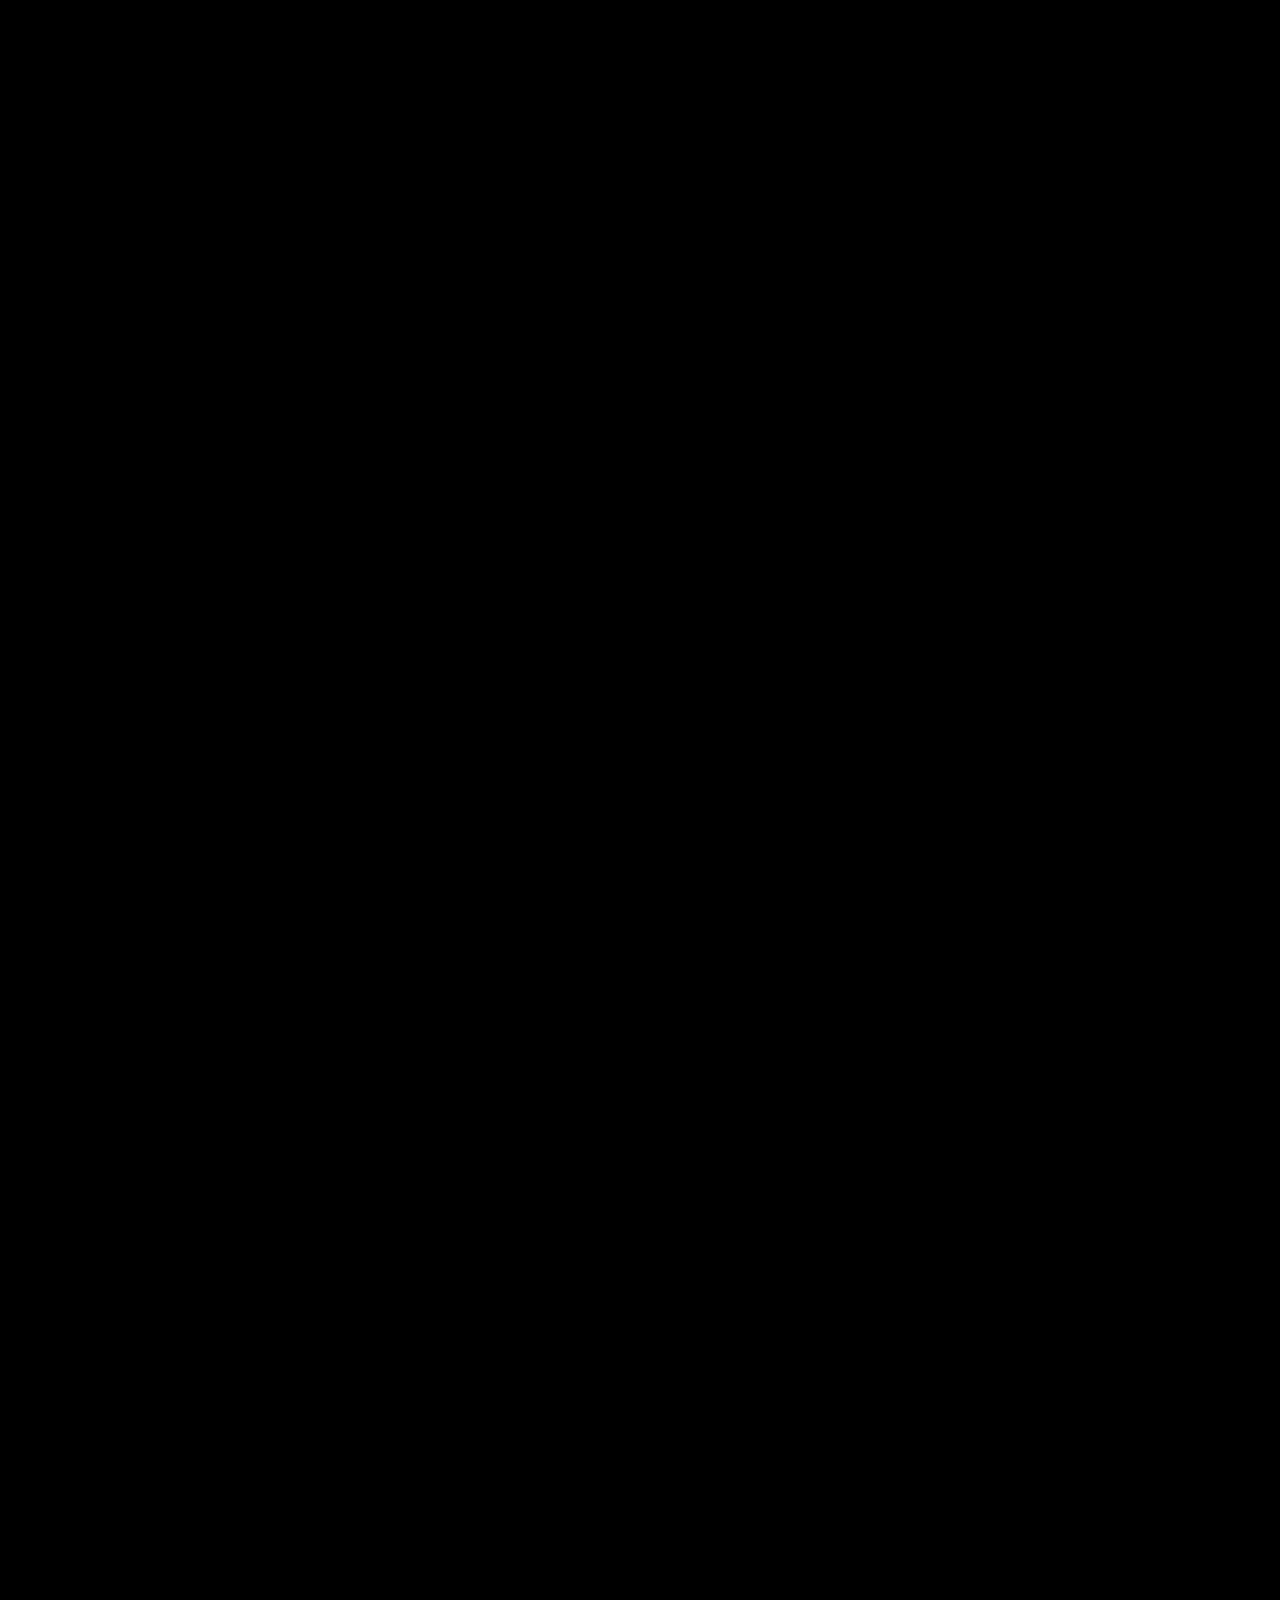
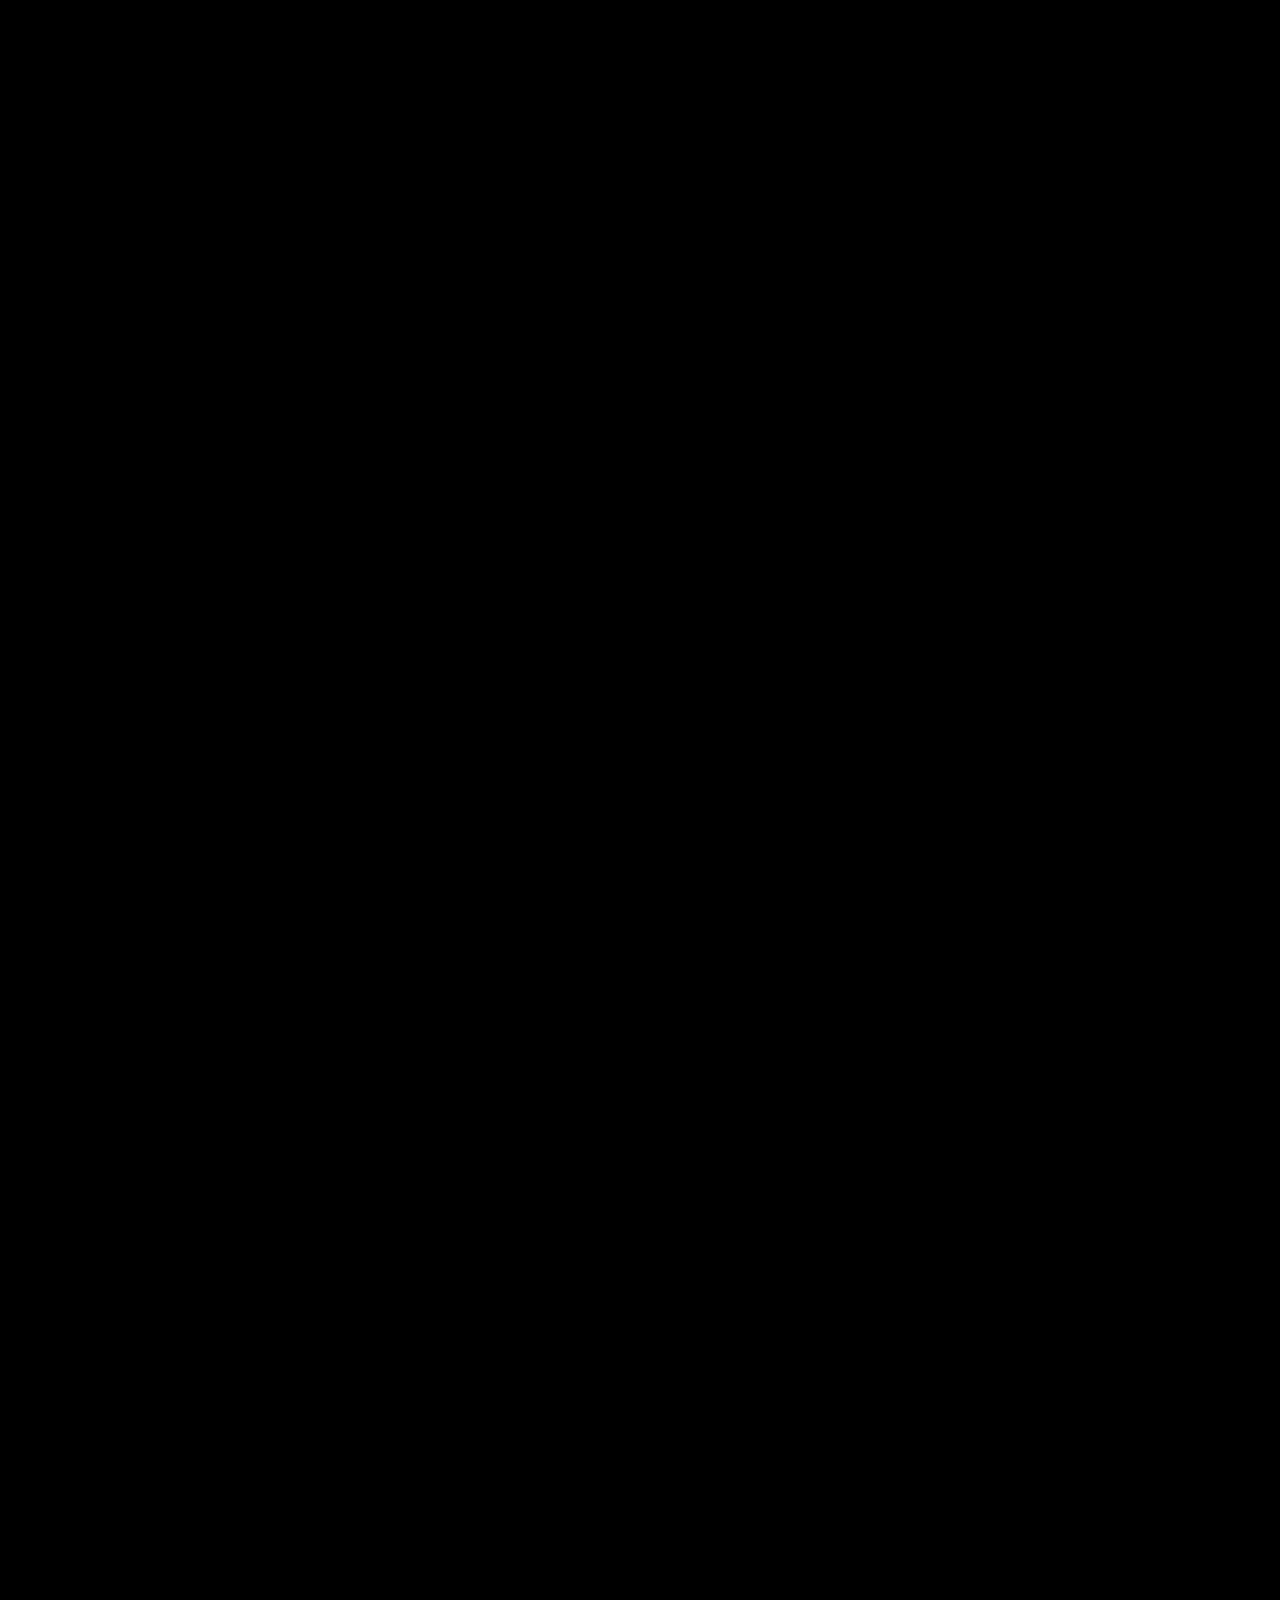
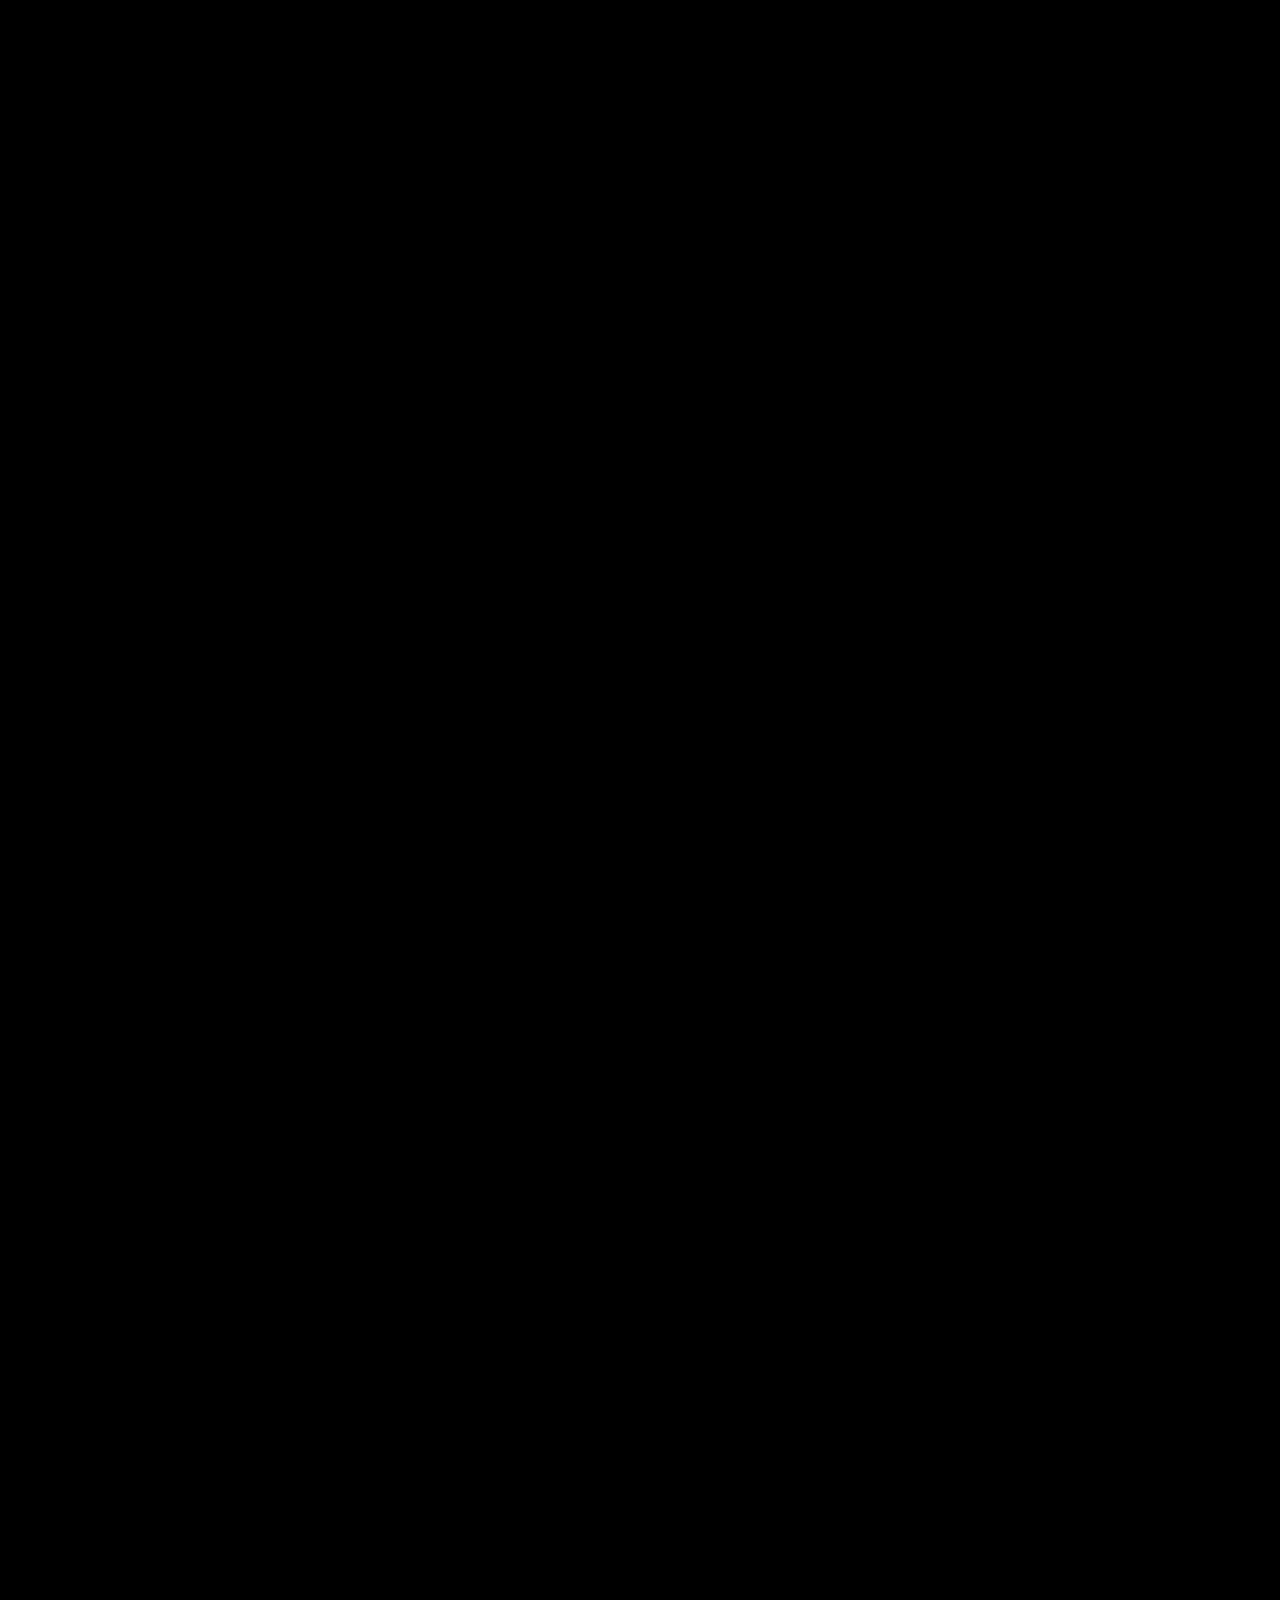
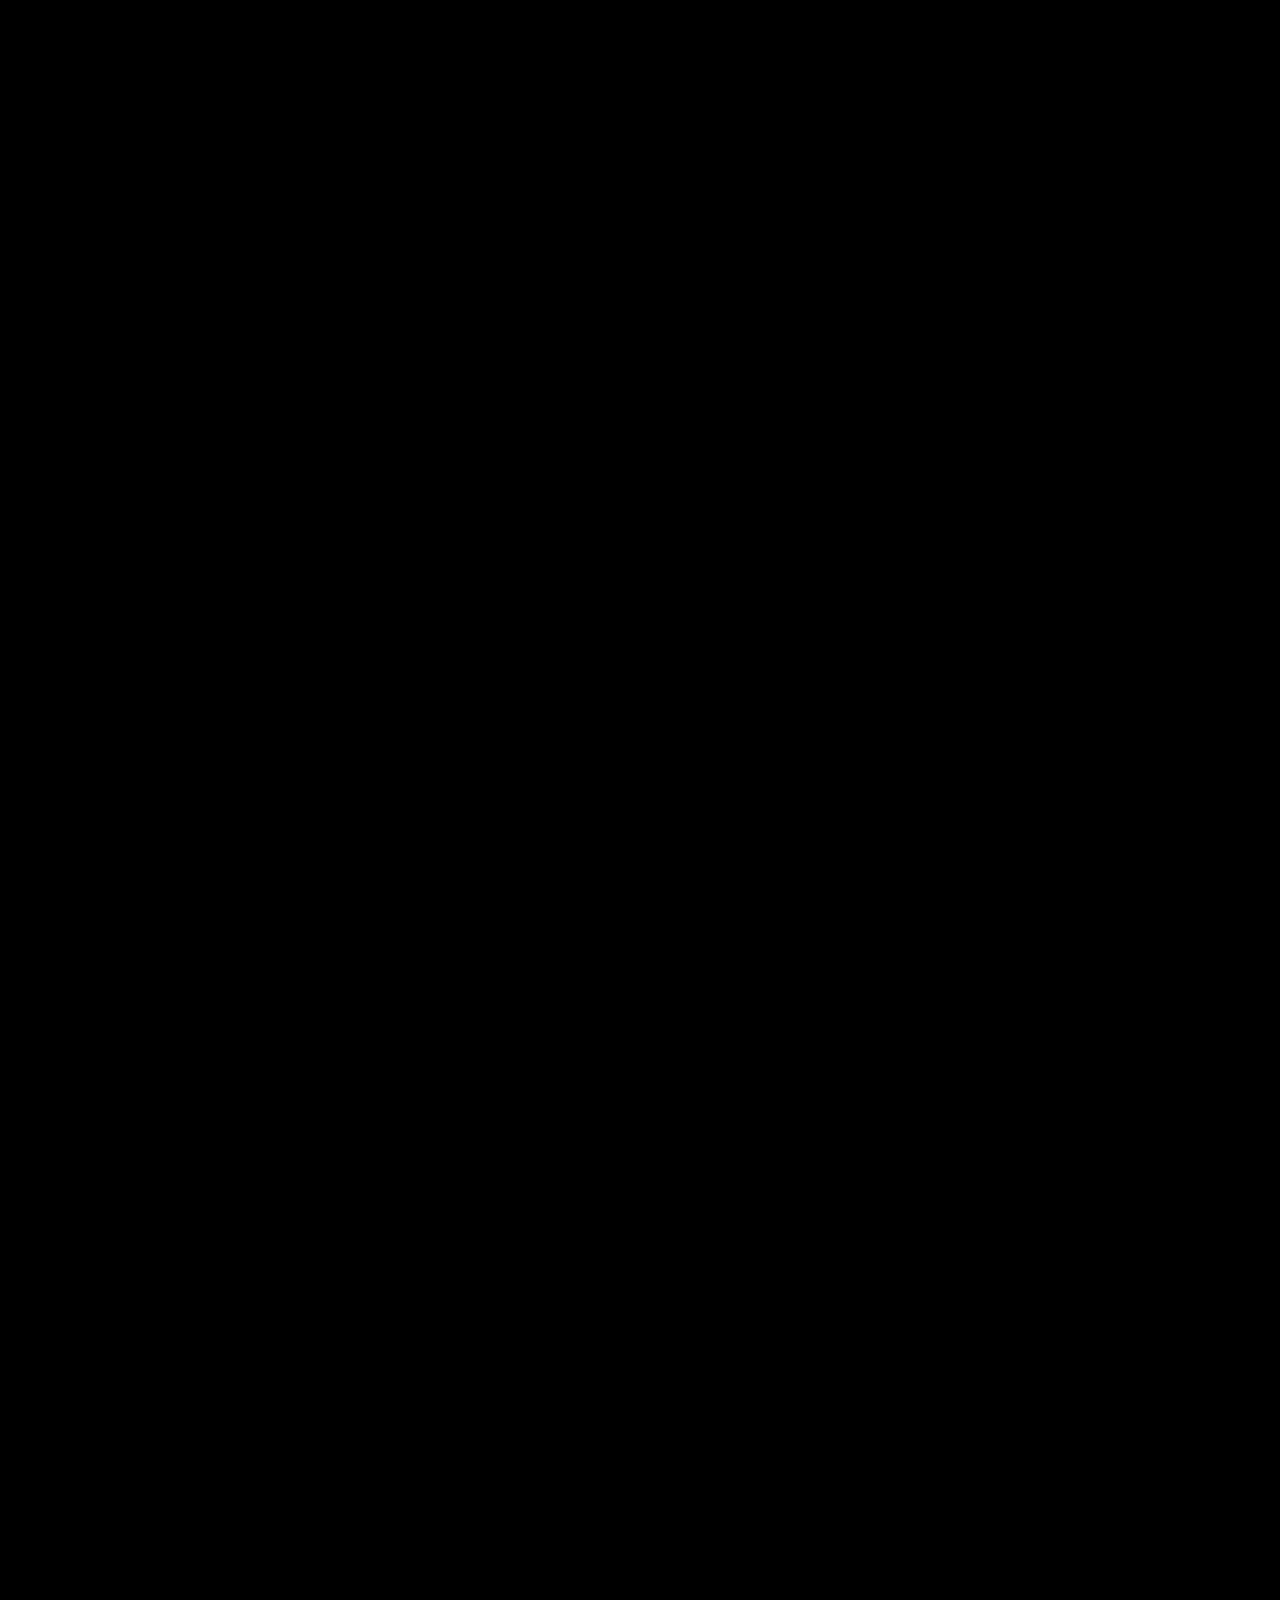
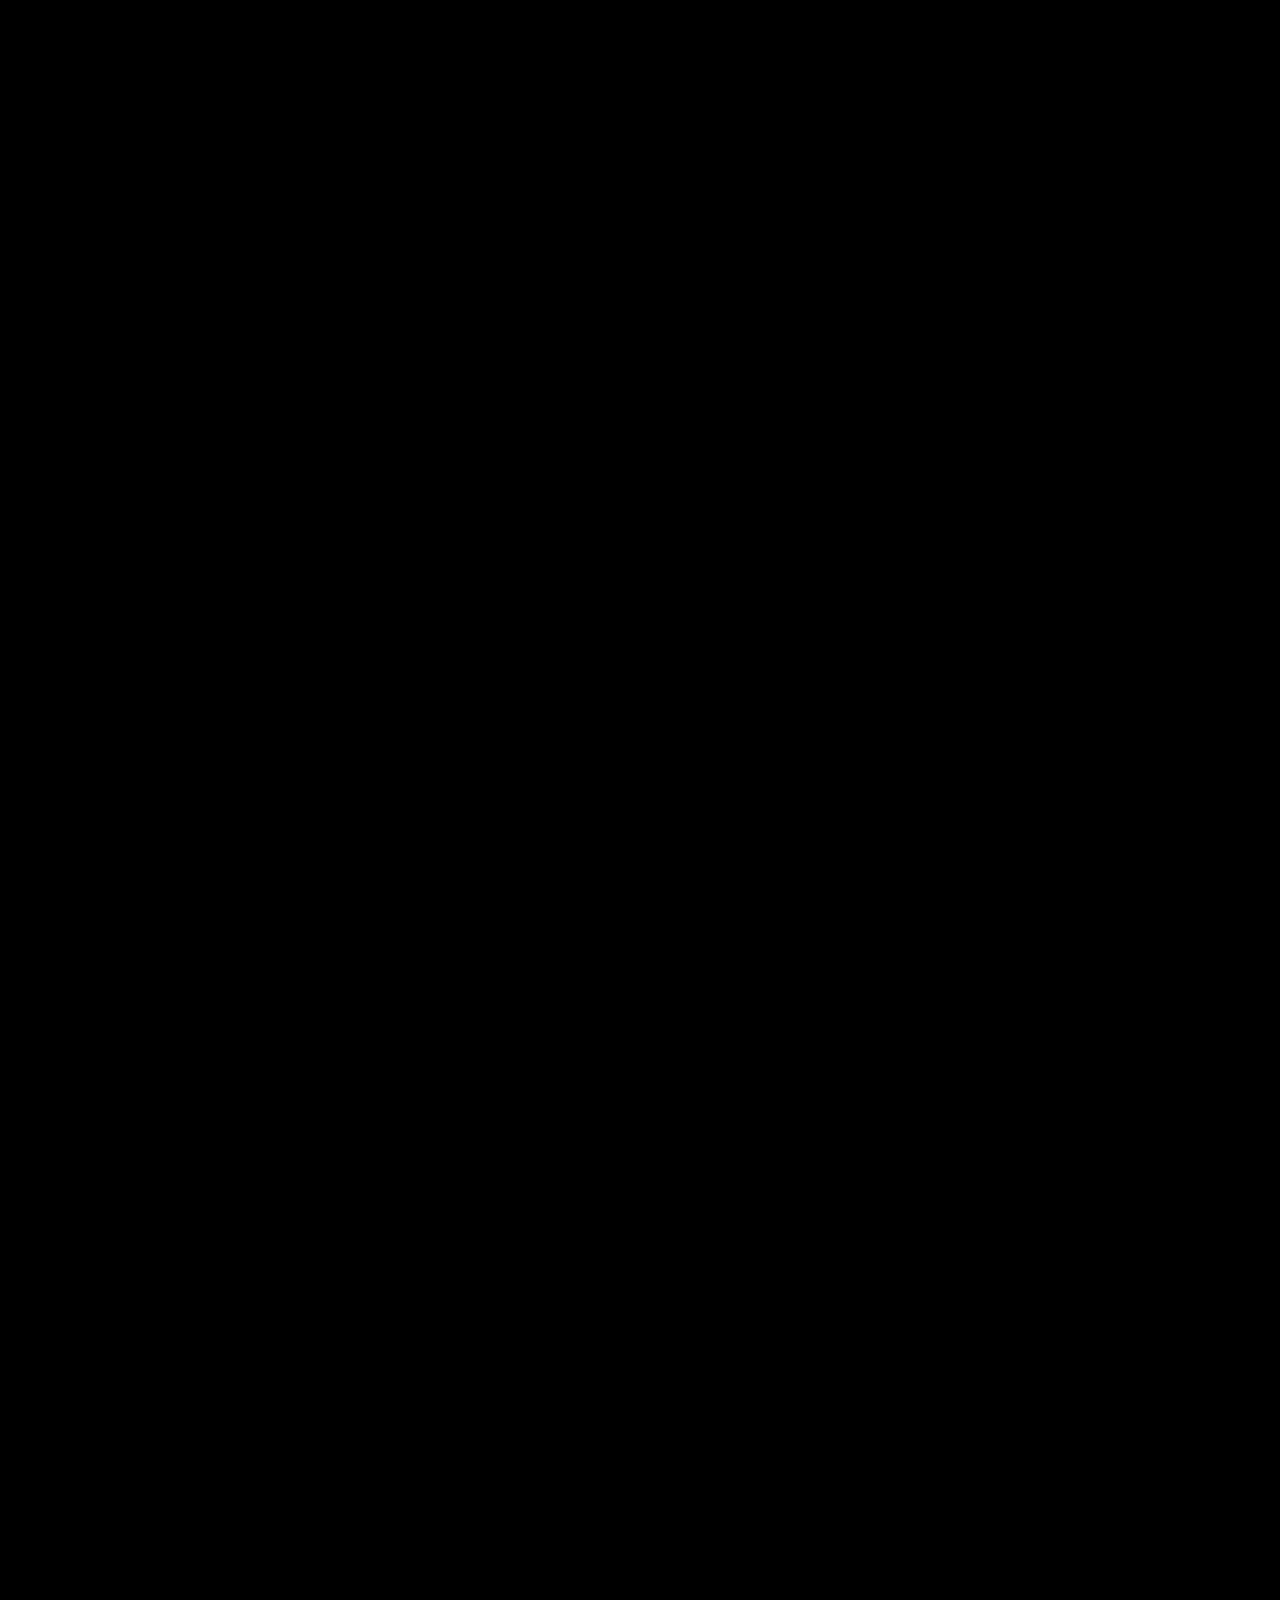
<file: projects/hamr-thermal/index.html>
<!doctype html>
<html lang="en" class="no-js">
<head>
  <meta charset="utf-8">
  <meta name="viewport" content="width=device-width, initial-scale=1, viewport-fit=cover">
  <meta http-equiv="Content-Security-Policy" content="default-src 'self'; script-src 'self' https://gc.zgo.at 'sha256-5r0ceAi77ofyhKluuUBJUzdOIMc4aEZR9Xlgif5W6zg=' 'sha256-qPX4BtIQ1eOif35UrDZ7IRTYyquZhpJFLSPXLKWkf84='; style-src 'self'; img-src 'self' data: https://enbo-zhang.goatcounter.com; font-src 'self'; connect-src 'self' https://enbo-zhang.goatcounter.com; object-src 'none'; base-uri 'self'; form-action 'none'">
  <title>Keeping the heat in the grain — Enbo Zhang</title>
  <meta name="description" content="Heat-assisted magnetic recording, FePt media walled by h-BN, and a 3ω measurement of how little heat crosses an FePt/h-BN interface. A project by Enbo Zhang.">
  <meta name="theme-color" content="#000000">
  <meta name="color-scheme" content="dark">
  <meta property="og:type" content="article">
  <meta property="og:title" content="Keeping the heat in the grain — Enbo Zhang">
  <meta property="og:description" content="Heat-assisted magnetic recording, FePt media walled by h-BN, and a 3ω measurement of how little heat crosses an FePt/h-BN interface.">
  <meta property="og:image" content="https://enbo-zhang.github.io/assets/img/portrait.jpg">
  <meta property="og:url" content="https://enbo-zhang.github.io/projects/hamr-thermal/">
  <meta name="twitter:card" content="summary">
  <link rel="icon" href="data:image/svg+xml,%3Csvg xmlns='http://www.w3.org/2000/svg' viewBox='0 0 64 64'%3E%3Crect width='64' height='64' rx='14' fill='%23000'/%3E%3Ccircle cx='32' cy='32' r='20' fill='%23781c6d'/%3E%3Ccircle cx='32' cy='32' r='13' fill='%23ed6925'/%3E%3Ccircle cx='32' cy='32' r='6' fill='%23fcffa4'/%3E%3C/svg%3E">
  <script>document.documentElement.className='js';</script>
  <script type="importmap">{"imports":{"three":"../../assets/vendor/three/build/three.module.js","three/addons/":"../../assets/vendor/three/examples/jsm/"}}</script>
  <link rel="modulepreload" href="../../assets/vendor/three/build/three.module.js">
  <link rel="stylesheet" href="../../assets/css/tokens.css">
  <link rel="stylesheet" href="../../assets/css/site.css">
  <script type="module" src="../../assets/js/site.js"></script>
  <script data-goatcounter="https://enbo-zhang.goatcounter.com/count" async src="https://gc.zgo.at/count.js"></script>
</head>
<body class="page-project page-hamr">
  <a class="skip-link" href="#main">Skip to content</a>

  <header class="gnav">
    <nav class="gnav__inner" aria-label="Main">
      <a class="gnav__name" href="../../index.html">Enbo Zhang</a>
      <a class="gnav__home" href="../../index.html">Home</a>
    </nav>
    <nav class="gnav__rail" aria-label="Sections">
      <a class="rail__seg" href="#overview"><span class="rail__label"><span class="rail__num">00</span> Intro</span><span class="rail__track"><span class="rail__fill"></span></span></a>
      <a class="rail__seg" href="#ch-hamr"><span class="rail__label"><span class="rail__num">01</span> HAMR</span><span class="rail__track"><span class="rail__fill"></span></span></a>
      <a class="rail__seg" href="#ch-media"><span class="rail__label"><span class="rail__num">02</span> Media</span><span class="rail__track"><span class="rail__fill"></span></span></a>
      <a class="rail__seg" href="#ch-xrr"><span class="rail__label"><span class="rail__num">03</span> X-ray</span><span class="rail__track"><span class="rail__fill"></span></span></a>
      <a class="rail__seg" href="#ch-measure"><span class="rail__label"><span class="rail__num">04</span> Measurement</span><span class="rail__track"><span class="rail__fill"></span></span></a>
      <a class="rail__seg" href="#paper"><span class="rail__label"><span class="rail__num">05</span> Paper</span><span class="rail__track"><span class="rail__fill"></span></span></a>
    </nav>
  </header>

  <main id="main">
    <!-- Hero -->
    <section id="overview" class="hero hero--project" aria-labelledby="hero-title">
      <p class="eyebrow lab-label"><span class="lab-index">[P-02]</span> Heat-assisted magnetic recording</p>
      <h1 class="hero__title" id="hero-title">Keeping the heat in the grain.</h1>
      <p class="hero__sub">To write the next generation of hard drives, you heat a few nanometre-sized grains for a nanosecond. Here is how little of that heat gets past a sheet of h-BN.</p>
      <div class="cta-row">
        <a class="btn btn--primary" href="#ch-hamr">Watch it work</a>
        <a class="btn btn--secondary" href="#paper">Read the paper</a>
      </div>
      <dl class="hero__spec hero__spec--3">
        <div><dt>Authors</dt><dd>Chengchao Xu, <strong>Enbo Zhang</strong>, Bo-Yuan Yang, B. S. D. Ch. S. Varaprasad, David E. Laughlin, Jian-Gang Zhu</dd></div>
        <div><dt>Published</dt><dd>IEEE Transactions on Magnetics 61(4), 2025</dd><dd>Carnegie Mellon University</dd></div>
        <div><dt>Result</dt><dd class="c-heat">0.60 W/m·K across the stack</dd><dd>Less than window glass</dd></div>
      </dl>
      <div class="hero__cue" aria-hidden="true">Scroll</div>
    </section>

    <!-- Statement -->
    <section id="statement" class="section statement" aria-labelledby="statement-title">
      <div class="container">
        <div class="lockup" data-reveal>
          <h2 class="headline headline--display" id="statement-title">A sharp bit needs a sharp hot spot.</h2>
          <p class="subhead">Heat that leaks sideways blurs the edge of every bit. Walls of h-BN between the grains could stop it — if heat really struggles to cross them. We measured how much it does.</p>
        </div>
      </div>
    </section>

    <!-- Chapter 1: HAMR -->
    <section id="ch-hamr" class="section chapter" aria-labelledby="ch-hamr-title">
      <div class="container">
        <div class="lockup" data-reveal>
          <p class="eyebrow c-heat">Chapter 1</p>
          <h2 class="headline" id="ch-hamr-title">Writing with heat.</h2>
          <p class="subhead">A laser, a gold antenna and a magnet, all on a slider flying nanometres above the disk.</p>
        </div>
      </div>
    </section>

    <section id="scene-write" data-pace="0:0 0.09:0.095 0.21:0.289 0.32:0.538 0.44:0.633 0.53:0.703 0.72:0.809 0.87:0.935 1:1" class="scene" data-scene="hamr-write" aria-labelledby="scene-write-title">
      <h2 class="visually-hidden" id="scene-write-title">How heat-assisted magnetic recording writes a bit</h2>
      <div class="scene__sticky">
        <canvas class="scene__canvas" aria-hidden="true"></canvas>
        <div class="scene__fade scene__fade--top"></div>
        <div class="scene__fade scene__fade--bottom"></div>
        <div class="scene__beats">
          <div class="beat beat--bottom" data-start="0.02" data-end="0.20">
            <p class="beat__eyebrow">The drive</p>
            <h3 class="beat__title">A head, flying over a spinning disk.</h3>
            <p class="beat__text">The slider rides on a cushion of air, nanometres above the surface. Everything that writes a bit sits at its trailing edge.</p>
          </div>
          <div class="beat beat--bottom" data-start="0.24" data-end="0.44">
            <p class="beat__eyebrow">Laser to antenna</p>
            <h3 class="beat__title">Light, squeezed below its own size.</h3>
            <p class="beat__text">A laser diode feeds a waveguide down to a <span class="c-gold">near-field transducer</span>: a tiny gold antenna that focuses the light into a spot far smaller than its wavelength.</p>
          </div>
          <div class="beat beat--bottom" data-start="0.48" data-end="0.74">
            <p class="beat__eyebrow">Heat, write, freeze</p>
            <h3 class="beat__title">Too stable to write — until it's <span class="c-heat">hot</span>.</h3>
            <p class="beat__text">FePt grains hold their magnetization so firmly that no head field can flip them at room temperature. The spot heats a few grains past their Curie point, the write pole sets them, and they freeze as they cool.</p>
          </div>
          <div class="beat beat--bottom" data-start="0.78" data-end="1.00">
            <p class="beat__eyebrow">The thermal gradient</p>
            <h3 class="beat__title">The edge of the heat is the edge of the bit.</h3>
            <p class="beat__text">Each bit freezes where the temperature falls through the Curie point. The steeper that fall, the sharper and more evenly placed the bits.</p>
          </div>
        </div>
        <div class="scene__fallback">
          <p>The interactive 3D view isn't available in this browser. In heat-assisted magnetic recording, a laser on the slider feeds a gold near-field transducer that heats a few grains of FePt media past their Curie point; the write pole sets their magnetization and the bits freeze as the grains cool.</p>
        </div>
      </div>
    </section>

    <!-- Chapter 2: Media -->
    <section id="ch-media" class="section chapter" aria-labelledby="ch-media-title">
      <div class="container">
        <div class="lockup" data-reveal>
          <p class="eyebrow c-hbn">Chapter 2</p>
          <h2 class="headline" id="ch-media-title">A medium with walls of h-BN.</h2>
          <p class="subhead">Grains of FePt, each wrapped in a few atomic sheets of hexagonal boron nitride.</p>
        </div>
      </div>
    </section>

    <section id="scene-media" data-pace="0:0 0.2:0.142 0.31:0.33 0.46:0.44 0.57:0.636 0.64:0.69 0.78:0.81 0.9:0.937 1:1" class="scene scene--has-controls" data-scene="hamr-media" aria-labelledby="scene-media-title">
      <h2 class="visually-hidden" id="scene-media-title">How h-BN grain boundaries keep the hot spot sharp</h2>
      <div class="scene__sticky">
        <canvas class="scene__canvas" aria-hidden="true"></canvas>
        <div class="scene__fade scene__fade--top"></div>
        <div class="scene__fade scene__fade--bottom"></div>
        <div class="scene__beats">
          <div class="beat beat--top-left beat--top-mobile" data-start="0.02" data-end="0.22">
            <p class="beat__eyebrow">The film</p>
            <h3 class="beat__title">Billions of tiny magnets.</h3>
            <p class="beat__text">The recording layer is a mosaic of columnar FePt grains, each magnetized up or down. Underneath, a heat sink pulls heat away.</p>
          </div>
          <div class="beat beat--top-left beat--flip beat--top-mobile" data-start="0.27" data-end="0.48">
            <p class="beat__eyebrow">Inside a grain</p>
            <h3 class="beat__title">Ordered metal, layered walls.</h3>
            <p class="beat__text">In L1₀ FePt, iron and platinum stack in alternating atomic planes — the source of its huge stability. Between the grains, <span class="c-hbn">h-BN</span> lies in thin, layered sheets.</p>
          </div>
          <div class="beat beat--top-left beat--flip beat--top-mobile" data-start="0.52" data-end="0.78">
            <p class="beat__eyebrow">Heat it</p>
            <h3 class="beat__title">Heat goes down, not sideways.</h3>
            <p class="beat__text">h-BN carries heat well along its sheets but poorly across them. Walled in, the heated grains dump their heat into the sink below instead of warming their neighbours.</p>
          </div>
          <div class="beat beat--bottom beat--compact beat--corner-bl" data-start="0.82" data-end="1.00">
            <p class="beat__eyebrow">Compare</p>
            <h3 class="beat__title">h-BN or carbon?</h3>
            <p class="beat__text">With a conventional carbon boundary, heat spreads sideways and the hot spot's edge goes soft. A 1 nm <span class="c-hbn">h-BN</span> wall resists heat about twice as much as 1 nm of carbon (carbon value measured by Ho et al.).</p>
          </div>
        </div>
        <div class="scene__controls" data-show-from="0.82">
          <div class="segmented" role="radiogroup" aria-label="Grain boundary" data-param="boundary" data-target="#scene-media" data-seed="false" data-reset="auto" data-caption="#boundary-caption">
            <span class="segmented__thumb" aria-hidden="true"></span>
            <button type="button" role="radio" aria-checked="true" data-value="hbn" data-caption-text="h-BN walls: a tight hot spot.">h-BN</button>
            <button type="button" role="radio" aria-checked="false" data-value="carbon" data-caption-text="Carbon boundaries: heat leaks sideways.">Carbon</button>
          </div>
          <p class="scene__controls-caption" id="boundary-caption" aria-live="polite">h-BN walls: a tight hot spot.</p>
        </div>
        <div class="scene__fallback">
          <p>The interactive 3D view isn't available in this browser. The recording layer is made of columnar L1₀ FePt grains separated by layered h-BN. Because heat crosses h-BN sheets poorly, a heated grain sends its heat down into the heat sink rather than sideways into its neighbours, keeping the hot spot sharp.</p>
        </div>
      </div>
    </section>

    <section id="media-grains" class="section media-grains" aria-labelledby="media-grains-title">
      <div class="container--wide">
        <div class="lockup" data-reveal>
          <p class="eyebrow">Seen from above</p>
          <h2 class="headline" id="media-grains-title">The real film, grain by grain.</h2>
          <p class="subhead">An electron micrograph looking straight down on FePt-(<span class="c-hbn">h-BN</span>) media. Every grain sits inside its own ring of <span class="c-hbn">h-BN</span>.</p>
        </div>
        <div class="tiles" data-reveal-group>
          <figure class="tile tile--6 xrr-fig xrr-fig--wide">
            <div class="xrr-fig__frame">
              <img src="../../assets/img/hamr/plan-view-grains.jpg" width="1040" height="721" loading="lazy" decoding="async" alt="Greyscale top-down micrograph: about a dozen dark, roughly round grains packed side by side, each surrounded by several thin bright concentric rings. Fine lattice lines are visible inside the grains and along the rings. A 5 nm scale bar sits at the lower right.">
            </div>
            <figcaption class="xrr-fig__cap">
              <span class="xrr-fig__label">Reference · plane-view TEM</span>
              <span class="xrr-fig__title">FePt grains, walled in by <span class="c-hbn">h-BN</span>.</span>
              <span class="xrr-fig__text">The dark disks are L1₀ FePt grains, under 7 nm across. The bright rings around them are <span class="c-hbn">h-BN</span> sheets, about 1 nm wide, wrapped around each grain. Every grain is separated from its neighbours by <span class="c-hbn">h-BN</span>, so heat moving sideways has to cross those sheets. High-resolution TEM, reproduced from Fig. 1(d) of the paper.</span>
            </figcaption>
          </figure>
        </div>
      </div>
    </section>

    <!-- Chapter 3: X-ray reflectivity -->
    <section id="ch-xrr" class="section chapter" aria-labelledby="ch-xrr-title">
      <div class="container">
        <div class="lockup" data-reveal>
          <p class="eyebrow c-xray">Chapter 3</p>
          <h2 class="headline" id="ch-xrr-title">Counting layers with X-rays.</h2>
          <p class="subhead">Before putting a number on each interface, you need to know the stack: how thick each layer is, and how many there are.</p>
        </div>
      </div>
      <div class="container--wide">
        <div class="tiles" data-reveal-group>
          <figure class="tile tile--6 xrr-fig">
            <div class="xrr-fig__frame">
              <img src="../../assets/img/hamr/tem-13L.jpg" width="472" height="501" loading="lazy" decoding="async" alt="Greyscale cross-section of the multilayer: thirteen thin bright horizontal lines, evenly spaced, separated by darker grey bands, between a capping layer at the top and an underlayer at the bottom. Labels mark FePt 6.5 nm, h-BN 2.5 nm, the Ta/Ru underlayer, the Ta/SiO₂ capping, and a 20 nm scale bar.">
            </div>
            <figcaption class="xrr-fig__cap">
              <span class="xrr-fig__label">The real stack · cross-section TEM</span>
              <span class="xrr-fig__title">The 13-period sample, side on.</span>
              <span class="xrr-fig__text">Bright lines are the h-BN layers; the darker bands between them are FePt. TEM shows one thin slice. Below, X-rays measure the same thicknesses across the whole film. Bright-field TEM, reproduced from Fig. 3(a) of the paper. © IEEE.</span>
            </figcaption>
          </figure>
        </div>
      </div>
    </section>

    <section id="scene-xrr" class="scene" data-scene="xrr" aria-labelledby="scene-xrr-title">
      <h2 class="visually-hidden" id="scene-xrr-title">How X-ray reflectivity measures the layer thicknesses of the multilayer</h2>
      <div class="scene__sticky">
        <canvas class="scene__canvas" aria-hidden="true"></canvas>
        <div class="scene__fade scene__fade--top"></div>
        <div class="scene__fade scene__fade--bottom"></div>
        <div class="scene__beats">
          <div class="beat beat--top-left beat--top-mobile" data-start="0.02" data-end="0.17">
            <p class="beat__eyebrow">X-ray reflectivity</p>
            <h3 class="beat__title">A beam that barely grazes the film.</h3>
            <p class="beat__text">X-rays strike the stack at a glancing angle of a degree or two, and a detector on the other side collects what bounces off. The angle is exaggerated here.</p>
          </div>
          <div class="beat beat--top-left beat--top-mobile" data-start="0.21" data-end="0.37">
            <p class="beat__eyebrow">Interference</p>
            <h3 class="beat__title">Every interface reflects a little.</h3>
            <p class="beat__text">Each boundary between <span class="c-hbn">h-BN</span> and FePt sends back a weak copy of the beam. The copies travel different distances, so at some angles they add up and at others they cancel.</p>
          </div>
          <div class="beat beat--top-left beat--top-mobile" data-start="0.41" data-end="0.59">
            <p class="beat__eyebrow">Scan the angle</p>
            <h3 class="beat__title">Peaks for the period, fringes for the whole.</h3>
            <p class="beat__text">The tall superlattice peaks are spaced by the repeat period. The small fringes between them are set by the thickness of the whole stack: ideally N − 2 of them for N periods.</p>
          </div>
          <div class="beat beat--top-left beat--top-mobile" data-start="0.62" data-end="0.79">
            <p class="beat__eyebrow">The measured curves</p>
            <h3 class="beat__title">More periods, more fringes.</h3>
            <p class="beat__text">The paper's scans of the 4-, 7-, 10- and 13-period samples. Superlattice peaks are clear from 7 periods up. The fringe counts, 2, 5, 8 and 10, track N − 2; the thickest stack is one short.</p>
          </div>
          <div class="beat beat--top-left beat--top-mobile" data-start="0.83" data-end="1.00">
            <p class="beat__eyebrow">Checked against TEM</p>
            <h3 class="beat__title">Same stack, seen two ways.</h3>
            <p class="beat__text">Fits to the X-ray curves give a period of 8.7 to 9.5 nm across the samples. A cross-section TEM of the 13-period sample shows about 9.3 nm.</p>
          </div>
        </div>
        <div class="scene__fallback">
          <p>The animated view isn't available in this browser. In X-ray reflectivity, X-rays strike the [h-BN/FePt]×N multilayer at a grazing angle. Each interface reflects part of the beam, and the reflections interfere: sweeping the angle gives tall superlattice peaks, spaced by the layer period, with small Kiessig fringes between them set by the total thickness. The measured curves of the 4-, 7-, 10- and 13-period samples show 2, 5, 8 and 10 fringes. Fits gave a period of 8.7 to 9.5 nm, in agreement with the cross-section TEM above.</p>
        </div>
      </div>
    </section>

    <section id="xrr-read" class="section xrr-read" aria-labelledby="xrr-read-title">
      <div class="container--wide">
        <div class="lockup" data-reveal>
          <p class="eyebrow">Reading thickness off the curve</p>
          <h2 class="headline" id="xrr-read-title">One scan, three lengths.</h2>
          <p class="subhead">Each feature of the curve ties to a length. At these small angles the rule is the same every time: angle spacing ≈ wavelength ÷ length. Cu Kα X-rays have λ = 0.154 nm.</p>
        </div>
        <ol class="xrr-steps" data-reveal-group>
          <li class="xrr-step">
            <div class="xrr-step__head"><span class="xrr-step__idx">01</span><h3 class="xrr-step__title">Total thickness</h3></div>
            <div class="xrr-step__body">
              <p class="xrr-step__what">From the Kiessig fringes</p>
              <p>The top and bottom of the film reflect like the two faces of a soap film, giving small, evenly spaced fringes. Thicker film, closer fringes.</p>
              <p class="xrr-step__eq">D ≈ λ / Δ(2θ)<span>a 120 nm film: fringes ≈ 0.07° apart</span></p>
            </div>
          </li>
          <li class="xrr-step">
            <div class="xrr-step__head"><span class="xrr-step__idx">02</span><h3 class="xrr-step__title">Repeat period</h3></div>
            <div class="xrr-step__body">
              <p class="xrr-step__what">From the superlattice peaks</p>
              <p>The repeating <span class="c-hbn">h-BN</span>/FePt pairs act like planes in a crystal and give tall peaks. Same rule; a period is much thinner than the film, so the peaks sit much farther apart.</p>
              <p class="xrr-step__eq">Λ ≈ λ / Δ(2θ)<span>a 9 nm period: peaks ≈ 1° apart</span></p>
            </div>
          </li>
          <li class="xrr-step">
            <div class="xrr-step__head"><span class="xrr-step__idx">03</span><h3 class="xrr-step__title">The split inside a period</h3></div>
            <div class="xrr-step__body">
              <p class="xrr-step__what">From the peak heights, by fitting</p>
              <p>The split between <span class="c-hbn">h-BN</span> and FePt changes how tall the peaks are, not where they sit, so it comes from a fit rather than a spacing. Design: 2.5 nm <span class="c-hbn">h-BN</span> + 6.5 nm FePt.</p>
            </div>
          </li>
          <li class="xrr-step">
            <div class="xrr-step__head"><span class="xrr-step__idx">04</span><h3 class="xrr-step__title">A count to check</h3></div>
            <div class="xrr-step__body">
              <p class="xrr-step__what">Fringes between two peaks</p>
              <p>N periods give N − 2 fringes between neighbouring peaks, a check that needs no fit. The four samples show 2, 5, 8 and 10.</p>
              <p class="xrr-step__eq">fringes = N − 2<span>13 → 11 expected, 10 seen</span></p>
            </div>
          </li>
        </ol>
        <div class="xrr-fit" data-reveal>
          <p class="xrr-fit__label">The full fit</p>
          <p>The spacings give starting values. The final numbers come from a layer-by-layer model (thickness, density and roughness for each layer) whose calculated curve is fitted to the measured one. Density sets where the reflection first drops; roughness sets how fast the curve falls. The fits give a period of 8.7 to 9.5 nm.</p>
        </div>
      </div>
    </section>

    <section id="xrr-result" class="section xrr-result" aria-labelledby="xrr-result-title">
      <div class="container--wide">
        <div class="lockup" data-reveal>
          <p class="eyebrow">What the X-rays measured</p>
          <h2 class="headline" id="xrr-result-title">The stack is the stack we meant to grow.</h2>
          <p class="subhead">X-rays average over the whole area under the beam; TEM looks at one thin slice. The two agree.</p>
        </div>
        <div class="tiles" data-reveal-group>
          <div class="tile tile--2 stat">
            <p class="stat__label">Repeat period</p>
            <p class="stat__value c-xray">8.7–9.5 nm</p>
            <p class="stat__note">From fits to the XRR curves of the 4-, 7-, 10- and 13-period samples.</p>
          </div>
          <div class="tile tile--2 stat">
            <p class="stat__label">Designed period</p>
            <p class="stat__value"><span class="c-hbn">2.5</span> + 6.5 nm</p>
            <p class="stat__note">An h-BN layer plus an L1₀ FePt layer, as designed. TEM shows about 9.3 nm per period.</p>
          </div>
          <div class="tile tile--2 stat tile--wide-md">
            <p class="stat__label">Fringes counted</p>
            <p class="stat__value">2 · 5 · 8 · 10</p>
            <p class="stat__note">For 4, 7, 10 and 13 periods. Ideally N − 2; the thickest stack is one short, likely from roughness that builds up toward the top.</p>
          </div>
        </div>
      </div>
    </section>

    <!-- Chapter 4: Measurement -->
    <section id="ch-measure" class="section chapter" aria-labelledby="ch-measure-title">
      <div class="container">
        <div class="lockup" data-reveal>
          <p class="eyebrow c-gold">Chapter 4</p>
          <h2 class="headline" id="ch-measure-title">Measuring heat across a few atoms.</h2>
          <p class="subhead">Stack the interface many times over, then measure how hard it is for heat to get through.</p>
        </div>
      </div>
    </section>

    <section id="scene-measure" data-pace="0:0 0.18:0.127 0.3:0.225 0.44:0.323 0.56:0.441 0.68:0.526 0.735:0.689 0.785:0.863 1:1" class="scene" data-scene="three-omega" aria-labelledby="scene-measure-title">
      <h2 class="visually-hidden" id="scene-measure-title">The differential 3ω measurement of an h-BN/FePt multilayer</h2>
      <div class="scene__sticky">
        <canvas class="scene__canvas" aria-hidden="true"></canvas>
        <div class="scene__fade scene__fade--top"></div>
        <div class="scene__fade scene__fade--bottom"></div>
        <div class="scene__beats">
          <div class="beat beat--top-left beat--top-mobile" data-start="0.02" data-end="0.20">
            <p class="beat__eyebrow">The sample</p>
            <h3 class="beat__title">One interface, repeated.</h3>
            <p class="beat__text">Thin h-BN and L1₀ FePt layers, sputtered in turn on silicon. More periods means more interfaces for the heat to cross. A gold heater line sits on top.</p>
          </div>
          <div class="beat beat--bottom beat--top-mobile" data-start="0.24" data-end="0.44">
            <p class="beat__eyebrow">The 3ω method</p>
            <h3 class="beat__title">Drive at ω. Heat at 2ω. Listen at 3ω.</h3>
            <p class="beat__text">An AC current heats the line twice per cycle. Its resistance follows the temperature, so a faint voltage appears at three times the drive frequency — a thermometer built into the heater.</p>
          </div>
          <div class="beat beat--top-left beat--top-mobile" data-start="0.48" data-end="0.68">
            <p class="beat__eyebrow">Differential</p>
            <h3 class="beat__title">Same heater, with and without the film.</h3>
            <p class="beat__text">A reference chip without the multilayer runs side by side. The extra temperature rise on the sample is the film's thermal resistance, and its growth with the number of periods isolates the interfaces.</p>
          </div>
          <div class="beat beat--bottom beat--compact beat--corner-br" data-start="0.79" data-end="1.00">
            <p class="beat__eyebrow">At the interface</p>
            <h3 class="beat__title">Heat bounces off a van der Waals gap.</h3>
            <p class="beat__text">h-BN binds to FePt only weakly. Most lattice vibrations reach the gap and reflect, so very little heat crosses each interface.</p>
          </div>
        </div>
        <div class="scene__fallback">
          <p>The interactive 3D view isn't available in this browser. A gold heater line on an [h-BN/FePt]×N multilayer is driven by AC current at ω; it heats at 2ω and its 3ω voltage gives the temperature rise. Comparing with a reference chip without the multilayer gives the film's thermal resistance. Weak van der Waals bonding at the h-BN/FePt interfaces reflects most lattice vibrations.</p>
        </div>
      </div>
    </section>

    <!-- Results -->
    <section id="results" class="section microscope" aria-labelledby="results-title">
      <div class="container--wide">
        <div class="lockup" data-reveal>
          <p class="eyebrow">The result</p>
          <h2 class="headline" id="results-title">Very little heat gets through.</h2>
          <p class="subhead">Mostly metal, yet across the stack it conducts heat less well than window glass. Over 80% of the resistance sits at the interfaces.</p>
        </div>
        <div class="tiles" data-reveal-group>
          <div class="tile tile--3 stat">
            <p class="stat__label">Effective conductivity, cross-plane</p>
            <p class="stat__value c-heat">0.60 ± 0.05 W/m·K</p>
            <p class="stat__note">For the [h-BN/FePt] multilayer, from differential 3ω measurements.</p>
          </div>
          <div class="tile tile--3 stat">
            <p class="stat__label">Interface conductance</p>
            <p class="stat__value c-hbn">67.9 ± 6.6 MW/m²·K</p>
            <p class="stat__note">Across FePt / h-BN / FePt at room temperature: weak van der Waals bonding.</p>
          </div>
          <div class="tile tile--2 stat">
            <p class="stat__label">Stack</p>
            <p class="stat__value">h-BN / L1₀ FePt</p>
            <p class="stat__note">Nanometre-thin layers, repeated 4 to 13 times on silicon.</p>
          </div>
          <div class="tile tile--2 stat">
            <p class="stat__label">Method</p>
            <p class="stat__value c-gold">Differential 3ω</p>
            <p class="stat__note">A heater that is also its own thermometer, against a reference chip.</p>
          </div>
          <div class="tile tile--2 stat tile--wide-md">
            <p class="stat__label">For HAMR</p>
            <p class="stat__value">Isolated grains</p>
            <p class="stat__note">Data for designing media whose grains keep their heat to themselves.</p>
          </div>
        </div>
      </div>
    </section>

    <!-- Paper -->
    <section id="paper" class="section paper" aria-labelledby="paper-title">
      <div class="container--wide">
        <div class="lockup" data-reveal>
          <p class="eyebrow">The paper</p>
          <h2 class="headline" id="paper-title">Ultralow thermal conductance across the [FePt/h-BN/FePt] interface.</h2>
          <p class="subhead">C. Xu, E. Zhang, B.-Y. Yang, B. S. D. Ch. S. Varaprasad, D. E. Laughlin, J.-G. Zhu. IEEE Transactions on Magnetics 61(4), 2025.</p>
          <div class="cta-row">
            <a class="btn btn--primary" href="https://ieeexplore.ieee.org/abstract/document/10716709" rel="noopener noreferrer" target="_blank">IEEE Xplore</a>
            <a class="btn btn--secondary" href="https://arxiv.org/abs/2406.13085" rel="noopener noreferrer" target="_blank">arXiv preprint</a>
          </div>
        </div>
      </div>
    </section>

    <!-- Role -->
    <section id="role" class="section role" aria-labelledby="role-title">
      <div class="container--wide">
        <div class="lockup" data-reveal>
          <p class="eyebrow">My role</p>
          <h2 class="headline" id="role-title">Co-author, at the Data Storage Systems Center.</h2>
          <p class="subhead">I built the differential 3ω measurement station and validated it against silicon, as part of the Carnegie Mellon team developing FePt-(h-BN) media for heat-assisted recording.</p>
        </div>
        <div class="tiles" data-reveal-group>
          <div class="tile tile--6 role-block">
            <ul class="role-list">
              <li><span class="role-list__tag c-heat">Recording physics</span><span class="role-list__item">From media to the thermal gradient.</span></li>
              <li><span class="role-list__tag c-gold">Thermal metrology</span><span class="role-list__item">Heat, measured electrically.</span></li>
              <li><span class="role-list__tag c-hbn">2D materials on metal</span><span class="role-list__item">Where van der Waals meets FePt.</span></li>
            </ul>
          </div>
        </div>
      </div>
    </section>

    <!-- Next -->
    <section id="next" class="section next" aria-labelledby="next-title">
      <div class="container">
        <div class="lockup" data-reveal>
          <h2 class="headline" id="next-title">Want the details?</h2>
          <p class="subhead">I'm happy to walk through HAMR, the media or the measurement.</p>
          <div class="cta-row">
            <a class="btn btn--primary" href="../../index.html#contact">Get in touch</a>
            <a class="btn btn--secondary" href="../../index.html#work">Back to all work</a>
          </div>
        </div>
      </div>
    </section>
  </main>

  <footer class="gfoot">
    <div class="container">
      <ul class="gfoot__links">
        <li><a href="../../index.html">Home</a></li>
        <li><a href="mailto:zebmail1@gmail.com">Email</a></li>
        <li><a href="https://www.linkedin.com/in/enbo-zhang-559964148/" rel="noopener noreferrer" target="_blank">LinkedIn</a></li>
      </ul>
      <div class="gfoot__row">
        <p>© 2026 Enbo Zhang.</p>
        <p>Built by hand with HTML, CSS and Three.js.</p>
      </div>
    </div>
  </footer>
</body>
</html>
</file>
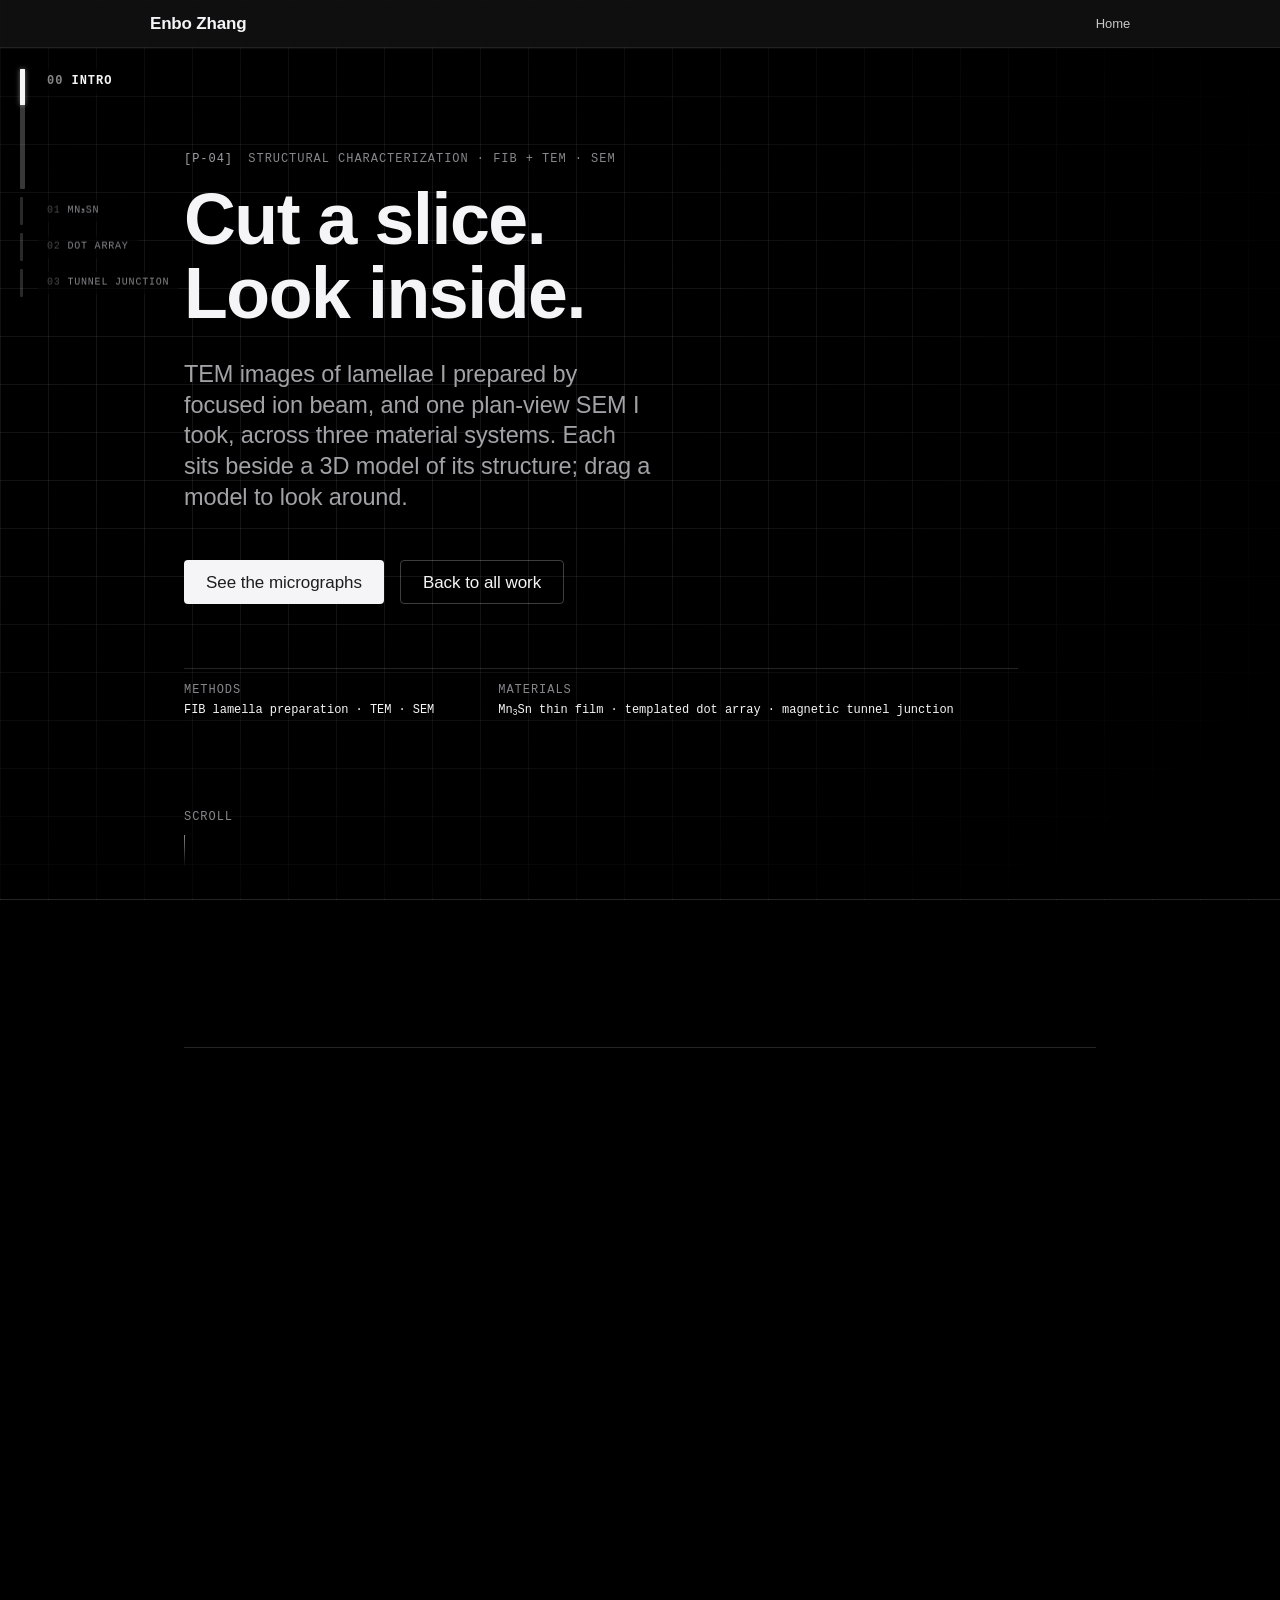
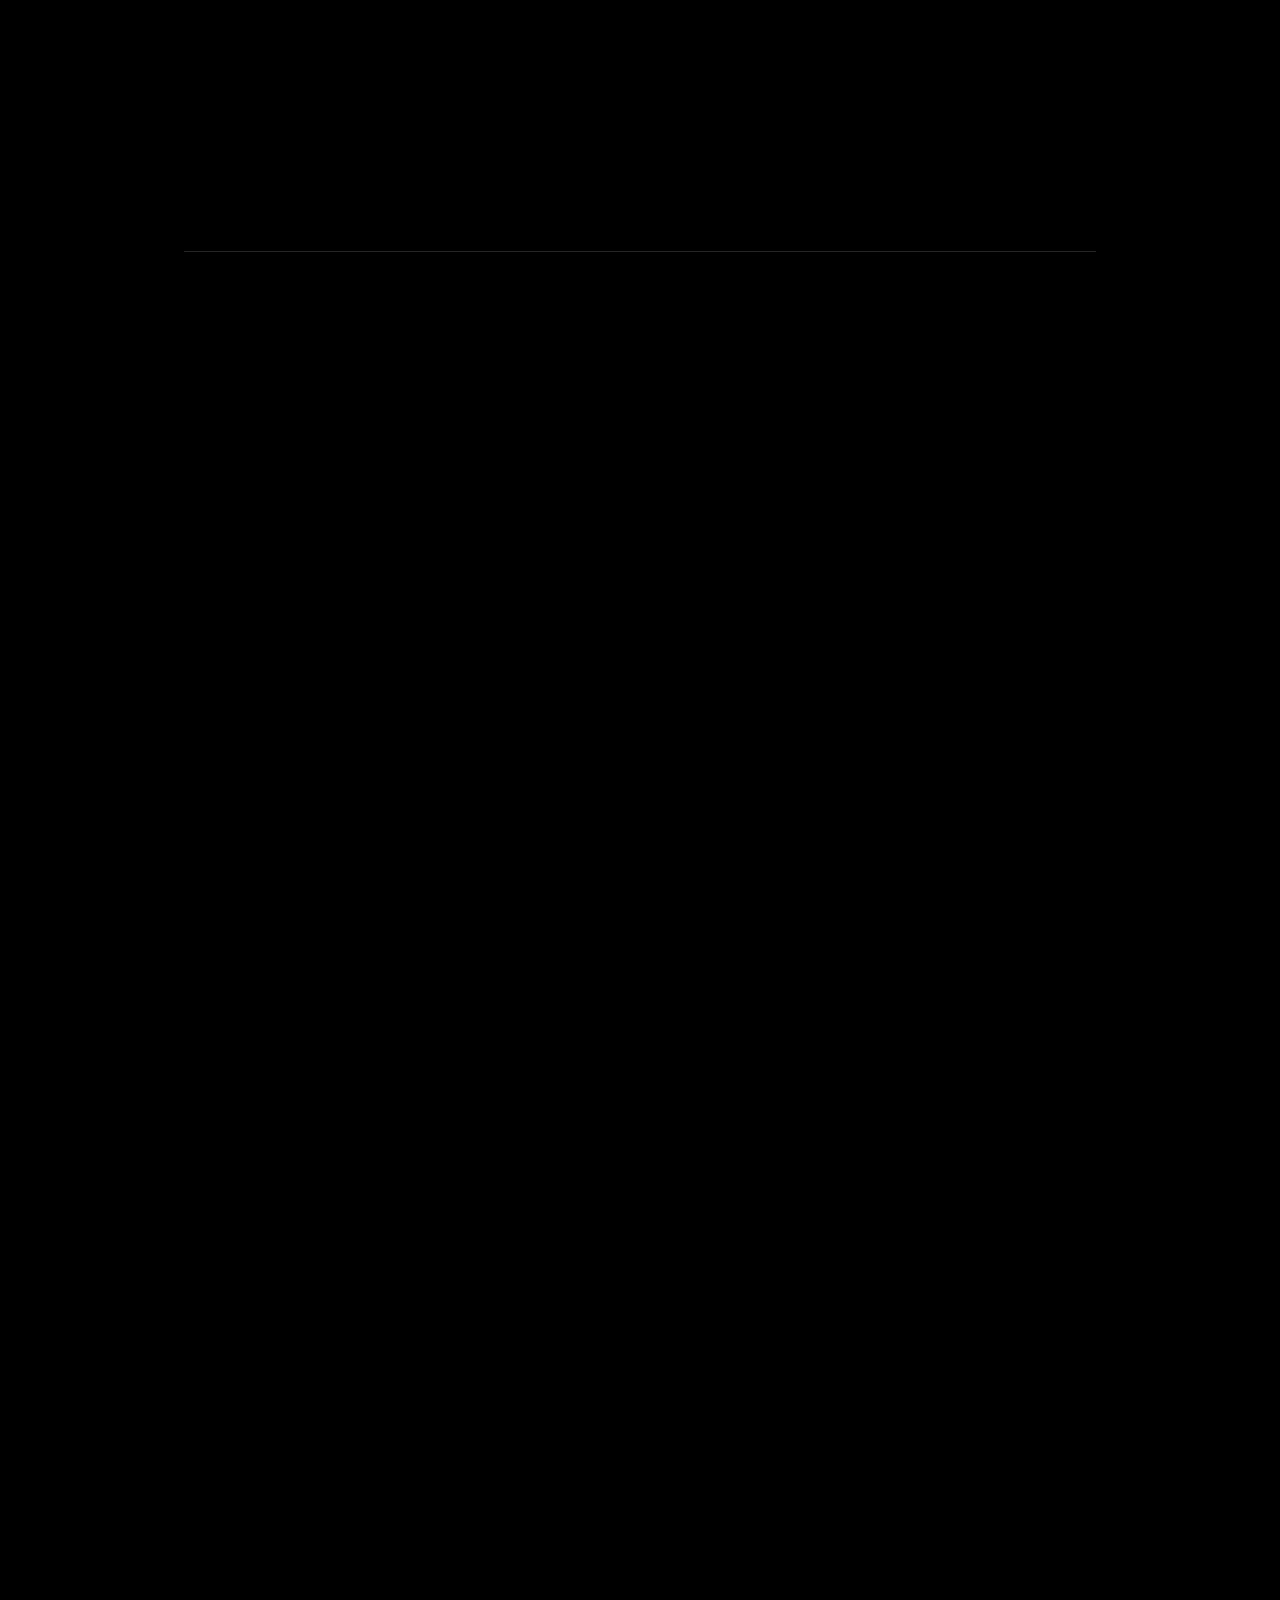
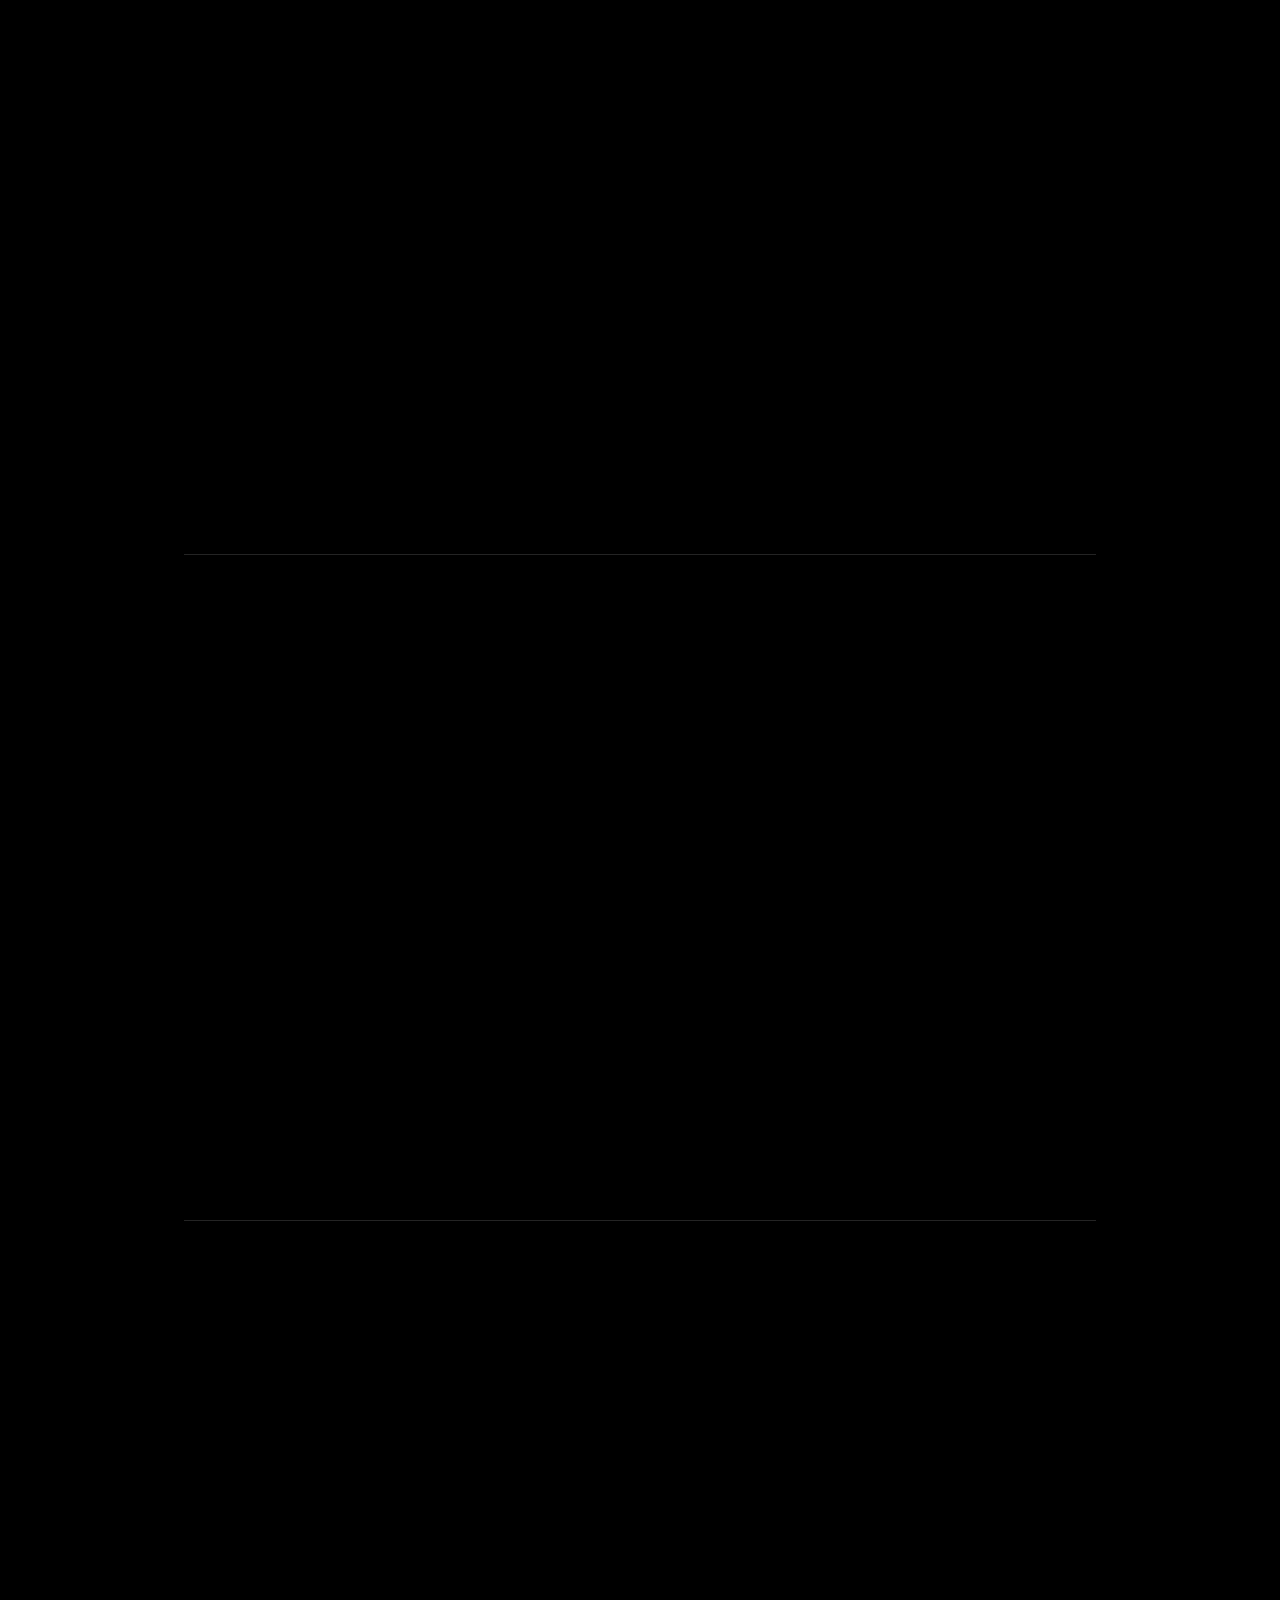
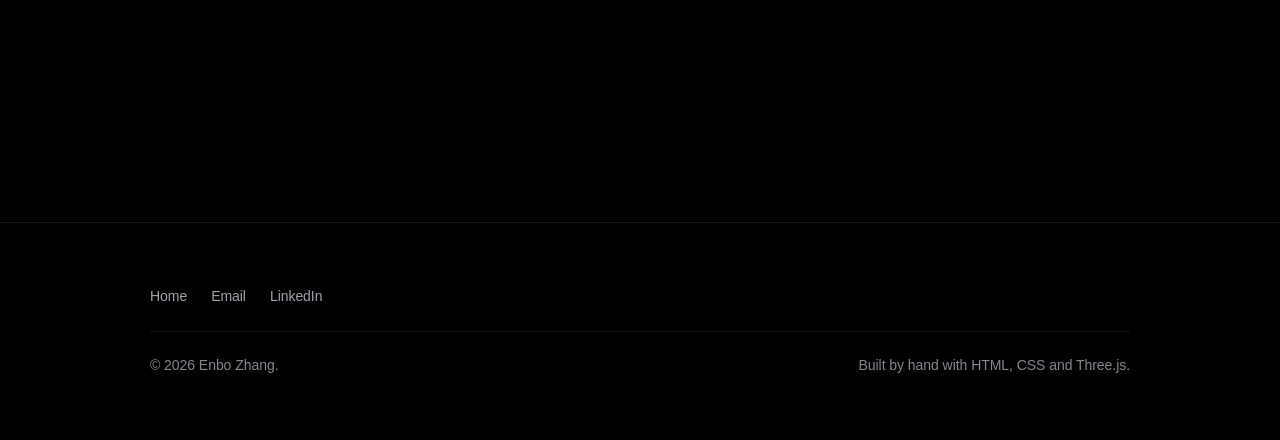
<file: projects/micrographs/index.html>
<!doctype html>
<html lang="en" class="no-js">
<head>
  <meta charset="utf-8">
  <meta name="viewport" content="width=device-width, initial-scale=1, viewport-fit=cover">
  <meta http-equiv="Content-Security-Policy" content="default-src 'self'; script-src 'self' https://gc.zgo.at 'sha256-5r0ceAi77ofyhKluuUBJUzdOIMc4aEZR9Xlgif5W6zg=' 'sha256-qPX4BtIQ1eOif35UrDZ7IRTYyquZhpJFLSPXLKWkf84='; style-src 'self'; img-src 'self' data: https://enbo-zhang.goatcounter.com; font-src 'self'; connect-src 'self' https://enbo-zhang.goatcounter.com; object-src 'none'; base-uri 'self'; form-action 'none'">
  <title>Micrographs — Enbo Zhang</title>
  <meta name="description" content="TEM images of lamellae prepared by focused ion beam, and a plan-view SEM, across three material systems: a Mn3Sn thin film, a templated dot array and a magnetic tunnel junction, each with a 3D model of its structure. A project by Enbo Zhang.">
  <meta name="theme-color" content="#000000">
  <meta name="color-scheme" content="dark">
  <meta property="og:type" content="article">
  <meta property="og:title" content="Micrographs — Enbo Zhang">
  <meta property="og:description" content="TEM images of lamellae prepared by focused ion beam, and a plan-view SEM, across three material systems: a Mn3Sn thin film, a templated dot array and a magnetic tunnel junction, each with a 3D model of its structure. A project by Enbo Zhang.">
  <meta property="og:image" content="https://enbo-zhang.github.io/assets/img/portrait.jpg">
  <meta property="og:url" content="https://enbo-zhang.github.io/projects/micrographs/">
  <meta name="twitter:card" content="summary_large_image">
  <link rel="icon" href="data:image/svg+xml,%3Csvg xmlns='http://www.w3.org/2000/svg' viewBox='0 0 64 64'%3E%3Crect width='64' height='64' rx='14' fill='%23000'/%3E%3Ccircle cx='32' cy='32' r='20' fill='none' stroke='%2364d2ff' stroke-width='3'/%3E%3Ccircle cx='32' cy='32' r='12' fill='none' stroke='%23ff375f' stroke-width='3'/%3E%3Ccircle cx='32' cy='32' r='5' fill='%23ff3b30'/%3E%3C/svg%3E">
  <script>document.documentElement.className='js';</script>
  <script type="importmap">{"imports":{"three":"../../assets/vendor/three/build/three.module.js","three/addons/":"../../assets/vendor/three/examples/jsm/"}}</script>
  <link rel="modulepreload" href="../../assets/vendor/three/build/three.module.js">
  <link rel="stylesheet" href="../../assets/css/tokens.css">
  <link rel="stylesheet" href="../../assets/css/site.css">
  <script type="module" src="../../assets/js/site.js"></script>
  <script data-goatcounter="https://enbo-zhang.goatcounter.com/count" async src="https://gc.zgo.at/count.js"></script>
</head>
<body class="page-project">
  <a class="skip-link" href="#main">Skip to content</a>

  <header class="gnav">
    <nav class="gnav__inner" aria-label="Main">
      <a class="gnav__name" href="../../index.html">Enbo Zhang</a>
      <a class="gnav__home" href="../../index.html">Home</a>
    </nav>
    <nav class="gnav__rail" aria-label="Sections">
      <a class="rail__seg" href="#overview"><span class="rail__label"><span class="rail__num">00</span> Intro</span><span class="rail__track"><span class="rail__fill"></span></span></a>
      <a class="rail__seg" href="#mn3sn"><span class="rail__label"><span class="rail__num">01</span> Mn₃Sn</span><span class="rail__track"><span class="rail__fill"></span></span></a>
      <a class="rail__seg" href="#dot-array"><span class="rail__label"><span class="rail__num">02</span> Dot array</span><span class="rail__track"><span class="rail__fill"></span></span></a>
      <a class="rail__seg" href="#mtj"><span class="rail__label"><span class="rail__num">03</span> Tunnel junction</span><span class="rail__track"><span class="rail__fill"></span></span></a>
    </nav>
  </header>

  <main id="main">
    <!-- Hero -->
    <section id="overview" class="hero hero--project" aria-labelledby="hero-title">
      <p class="eyebrow lab-label"><span class="lab-index">[P-04]</span> Structural characterization · FIB + TEM · SEM</p>
      <h1 class="hero__title" id="hero-title">Cut a slice. Look inside.</h1>
      <p class="hero__sub">TEM images of lamellae I prepared by focused ion beam, and one plan-view SEM I took, across three material systems. Each sits beside a 3D model of its structure; drag a model to look around.</p>
      <div class="cta-row">
        <a class="btn btn--primary" href="#mn3sn">See the micrographs</a>
        <a class="btn btn--secondary" href="../../index.html#work">Back to all work</a>
      </div>
      <dl class="hero__spec">
        <div><dt>Methods</dt><dd>FIB lamella preparation · TEM · SEM</dd></div>
        <div><dt>Materials</dt><dd>Mn<sub>3</sub>Sn thin film · templated dot array · magnetic tunnel junction</dd></div>
      </dl>
      <div class="hero__cue" aria-hidden="true">Scroll</div>
    </section>

    <!-- The micrographs -->
    <section id="micrographs" class="section micrographs" aria-label="Micrographs">
      <div class="container--wide">
        <div class="mgroups">
          <section class="mgroup" id="mn3sn" aria-labelledby="mgroup-1">
            <div class="mgroup__head" data-reveal>
              <span class="mgroup__idx">01</span>
              <h2 class="mgroup__title" id="mgroup-1">Mn<sub>3</sub>Sn thin film</h2>
            </div>
            <figure class="micro micro--plate micro--model" data-reveal>
              <div class="micro__frame">
                <img src="../../assets/img/micrographs/mn3sn-kagome-haadf-800.webp" srcset="../../assets/img/micrographs/mn3sn-kagome-haadf-800.webp 800w, ../../assets/img/micrographs/mn3sn-kagome-haadf-1200.webp 1200w" sizes="(max-width: 734px) calc(100vw - 2rem), 480px" width="800" height="786" loading="lazy" decoding="async" alt="Greyscale atomic-resolution image filled with a regular pattern of bright dots grouped in triangles on a darker background, with a scale bar at lower right.">
                <button type="button" class="micro__open" data-full="../../assets/img/micrographs/mn3sn-kagome-haadf-1600.webp" data-full-w="1600" data-full-h="1572" aria-label="Enlarge: Kagome-type pattern in Mn3Sn"></button>
              </div>
              <div class="mmodel__view" data-scene-fixed="micro-kagome" data-progress="0" role="img" aria-label="Animated 3D schematic of Mn3Sn: kagome nets of manganese with tin in the hexagons, standing upright and stacked side by side on a tungsten seed layer over a magnesium oxide substrate">
                <canvas class="mmodel__canvas" aria-hidden="true"></canvas>
              </div>
              <div class="mmodel__bar" role="group" aria-label="3D model stages">
                <p class="mmodel__tag">3D model · schematic, not to scale</p>
                <button type="button" class="mmodel__stage" aria-pressed="true">Kagome net</button>
                <button type="button" class="mmodel__stage" aria-pressed="false">Sn in the hexagons</button>
                <button type="button" class="mmodel__stage" aria-pressed="false">Stacked layers</button>
                <button type="button" class="mmodel__stage" aria-pressed="false">On the W seed</button>
                <button type="button" class="mmodel__play">Pause</button>
              </div>
              <figcaption class="micro__text">
                <h3 class="micro__title">Kagome-type pattern in Mn<sub>3</sub>Sn</h3>
                <p class="micro__caption">Kagome-type pattern of atomic columns in a Mn<sub>3</sub>Sn thin film, ordered across the whole field of view; drift-corrected STEM HAADF of a FIB-prepared lamella.</p>
                <p class="micro__credit">FIB + TEM</p>
              </figcaption>
            </figure>
          </section>

          <section class="mgroup" id="dot-array" aria-labelledby="mgroup-2">
            <div class="mgroup__head" data-reveal>
              <span class="mgroup__idx">02</span>
              <h2 class="mgroup__title" id="mgroup-2">Templated dot array</h2>
              <span class="mgroup__note">Overview → close-up</span>
            </div>
            <figure class="micro micro--plate micro--model" data-reveal>
              <div class="micro__frame">
                <img src="../../assets/img/micrographs/dot-array-planview-sem-800.webp" srcset="../../assets/img/micrographs/dot-array-planview-sem-800.webp 800w, ../../assets/img/micrographs/dot-array-planview-sem-1023.webp 1023w" sizes="(max-width: 734px) calc(100vw - 2rem), 480px" width="800" height="743" loading="lazy" decoding="async" alt="Greyscale top-down view filled with bright, slightly uneven round dots packed tightly on a dark background, in staggered rows that change direction across the frame, with a few dark gaps. A white scale bar sits at lower right on a dark box.">
                <button type="button" class="micro__open" data-full="../../assets/img/micrographs/dot-array-planview-sem-1023.webp" data-full-w="1023" data-full-h="950" aria-label="Enlarge: Templated dot array from above"></button>
              </div>
              <div class="mmodel__view" data-scene-fixed="micro-dots" data-progress="0" role="img" aria-label="Animated 3D schematic of the dot array: the top view, a FIB slice lifted out, the cross-section, its elements and a close-up of one valley">
                <canvas class="mmodel__canvas" aria-hidden="true"></canvas>
              </div>
              <div class="mmodel__bar" role="group" aria-label="3D model stages">
                <p class="mmodel__tag">3D model · schematic, not to scale</p>
                <button type="button" class="mmodel__stage" aria-pressed="true">Top view</button>
                <button type="button" class="mmodel__stage" aria-pressed="false">FIB slice</button>
                <button type="button" class="mmodel__stage" aria-pressed="false">Cross-section</button>
                <button type="button" class="mmodel__stage" aria-pressed="false">Elements</button>
                <button type="button" class="mmodel__stage" aria-pressed="false">Valley close-up</button>
                <button type="button" class="mmodel__play">Pause</button>
              </div>
              <figcaption class="micro__text">
                <h3 class="micro__title">Templated dot array from above</h3>
                <p class="micro__caption">Plan-view SEM of a dot array formed with an anodic aluminium oxide template: tightly spaced, not-quite-round dots in a locally hexagonal pattern whose ordered patches meet at boundaries, with a few dark gaps where a dot is missing.</p>
                <p class="micro__credit">SEM · sample: C. Xu</p>
              </figcaption>
            </figure>
            <figure class="micro micro--wide" data-reveal>
              <div class="micro__frame">
                <img src="../../assets/img/micrographs/dot-array-xsec-bf-800.webp" srcset="../../assets/img/micrographs/dot-array-xsec-bf-800.webp 800w, ../../assets/img/micrographs/dot-array-xsec-bf-1208.webp 1208w" sizes="(max-width: 734px) calc(100vw - 2rem), min(1200px, calc(100vw - 5rem))" width="800" height="254" loading="lazy" decoding="async" alt="Wide greyscale strip: five rounded grey domes on a near-black band, bright pockets between them, a speckled grey layer above, and a thin bright line over plain grey at the bottom. A white scale bar sits at lower right in a dark box.">
                <button type="button" class="micro__open" data-full="../../assets/img/micrographs/dot-array-xsec-bf-1208.webp" data-full-w="1208" data-full-h="384" aria-label="Enlarge: Dot array in cross-section"></button>
              </div>
              <figcaption class="micro__text">
                <h3 class="micro__title">Dot array in cross-section</h3>
                <p class="micro__caption">Bright-field TEM of a FIB-prepared cross-section: a row of platinum dots, each capped by a ruthenium dome, with pale h-BN pockets in the valleys and the grainy FIB protective cap above.</p>
                <p class="micro__credit">FIB + TEM · sample: C. Xu</p>
              </figcaption>
            </figure>
            <div class="micro-pair" data-reveal>
              <figure class="micro">
                <div class="micro__frame">
                  <img src="../../assets/img/micrographs/dot-array-eds-maps-800.webp" srcset="../../assets/img/micrographs/dot-array-eds-maps-800.webp 800w, ../../assets/img/micrographs/dot-array-eds-maps-1200.webp 1200w" sizes="(max-width: 734px) calc(100vw - 2rem), 540px" width="800" height="647" loading="lazy" decoding="async" alt="Six-panel grid, two columns by three rows, of the same cross-section: a greyscale panel labelled HAADF with bright rounded domes on a bright band under a speckled grey layer, a colour overlay labelled N, Ru and Pt, and single-colour maps labelled N in yellow, Ru in blue, Pt in red and Ta in magenta. A white scale bar sits at lower right in a black strip below the panels.">
                  <button type="button" class="micro__open" data-full="../../assets/img/micrographs/dot-array-eds-maps-1600.webp" data-full-w="1600" data-full-h="1294" aria-label="Enlarge: Elemental maps of the dot array"></button>
                </div>
                <figcaption class="micro__text">
                  <h3 class="micro__title">Elemental maps of the dot array</h3>
                  <p class="micro__caption">STEM HAADF image and EDS maps of a FIB-prepared cross-section: ruthenium-coated platinum dots on a tantalum underlayer, with the nitrogen signal marking where h-BN sits in the valleys and on the dot tops, under the platinum FIB cap.</p>
                  <p class="micro__credit">FIB + TEM · sample: C. Xu</p>
                </figcaption>
              </figure>
              <figure class="micro">
                <div class="micro__frame">
                  <img src="../../assets/img/micrographs/hbn-valley-hrtem-800.webp" srcset="../../assets/img/micrographs/hbn-valley-hrtem-800.webp 800w, ../../assets/img/micrographs/hbn-valley-hrtem-1200.webp 1200w" sizes="(max-width: 734px) calc(100vw - 2rem), 660px" width="800" height="532" loading="lazy" decoding="async" alt="Greyscale high-resolution image with a pale pocket of curved parallel fringes in the centre, a dark crystal with a fine dot-like lattice at lower left, a mottled region across the top and finely striped darker material at the right. A white scale bar sits at lower right on a dark box.">
                  <button type="button" class="micro__open" data-full="../../assets/img/micrographs/hbn-valley-hrtem-1600.webp" data-full-w="1600" data-full-h="1065" aria-label="Enlarge: h-BN layers against a metal grain"></button>
                </div>
                <figcaption class="micro__text">
                  <h3 class="micro__title">h-BN layers against a metal grain</h3>
                  <p class="micro__caption">HRTEM of a FIB-prepared cross-section: curved h-BN layers stacked in a valley between dots, next to a lattice-resolved metal grain.</p>
                  <p class="micro__credit">FIB + TEM · sample: C. Xu</p>
                </figcaption>
              </figure>
            </div>
          </section>

          <section class="mgroup" id="mtj" aria-labelledby="mgroup-3">
            <div class="mgroup__head" data-reveal>
              <span class="mgroup__idx">03</span>
              <h2 class="mgroup__title" id="mgroup-3">Magnetic tunnel junction</h2>
            </div>
            <figure class="micro micro--plate micro--model" data-reveal>
              <div class="micro__frame">
                <img src="../../assets/img/micrographs/mtj-pillar-tem-800.webp" srcset="../../assets/img/micrographs/mtj-pillar-tem-800.webp 800w, ../../assets/img/micrographs/mtj-pillar-tem-1200.webp 1200w" sizes="(max-width: 734px) calc(100vw - 2rem), 480px" width="800" height="514" loading="lazy" decoding="async" alt="Greyscale cross-section with a dark band across the top, light grey fill on both sides, a dark rectangular pillar with a flared foot in the centre, and a dark horizontal band along the bottom edge.">
                <button type="button" class="micro__open" data-full="../../assets/img/micrographs/mtj-pillar-tem-1600.webp" data-full-w="1600" data-full-h="1029" aria-label="Enlarge: Nanoscale tunnel-junction pillar"></button>
              </div>
              <div class="mmodel__view" data-scene-fixed="micro-mtj" data-progress="0" role="img" aria-label="Animated 3D schematic of the magnetic tunnel junction device: the pillar on its write path, the layers of the pillar and of the write path pulled apart and labelled, a cut through the pillar, and current pulses in the write path">
                <canvas class="mmodel__canvas" aria-hidden="true"></canvas>
              </div>
              <div class="mmodel__bar" role="group" aria-label="3D model stages">
                <p class="mmodel__tag">3D model · schematic, not to scale</p>
                <button type="button" class="mmodel__stage" aria-pressed="true">Device</button>
                <button type="button" class="mmodel__stage" aria-pressed="false">Pillar stack</button>
                <button type="button" class="mmodel__stage" aria-pressed="false">Write path stack</button>
                <button type="button" class="mmodel__stage" aria-pressed="false">Cross-section</button>
                <button type="button" class="mmodel__stage" aria-pressed="false">Write current</button>
                <button type="button" class="mmodel__play">Pause</button>
              </div>
              <figcaption class="micro__text">
                <h3 class="micro__title">Nanoscale tunnel-junction pillar</h3>
                <p class="micro__caption">TEM of a FIB-prepared cross-section through a nanoscale magnetic tunnel junction pillar on its spin-orbit-torque write path, encapsulated in silicon nitride under a gold top contact.</p>
                <p class="micro__credit">FIB + TEM · device: Y. Liu</p>
              </figcaption>
            </figure>
          </section>
        </div>
      </div>
    </section>

    <!-- Next -->
    <section id="next" class="section next" aria-labelledby="next-title">
      <div class="container">
        <div class="lockup" data-reveal>
          <h2 class="headline" id="next-title">See the rest of the work.</h2>
          <div class="cta-row">
            <a class="btn btn--primary" href="../../index.html#work">Back to all work</a>
            <a class="btn btn--secondary" href="../../index.html#contact">Get in touch</a>
          </div>
        </div>
      </div>
    </section>

    <dialog class="lightbox" aria-labelledby="lightbox-title" aria-describedby="lightbox-text">
      <div class="lightbox__inner">
        <button type="button" class="lightbox__btn lightbox__close" aria-label="Close"><span aria-hidden="true">×</span></button>
        <div class="lightbox__panel">
          <img class="lightbox__img" src="[data-uri]" alt="">
        </div>
        <div class="lightbox__caption">
          <p class="lightbox__title" id="lightbox-title"></p>
          <p class="lightbox__text" id="lightbox-text"></p>
          <p class="lightbox__credit"></p>
        </div>
        <div class="lightbox__nav">
          <button type="button" class="lightbox__btn lightbox__prev" aria-label="Previous image"><span aria-hidden="true">‹</span></button>
          <button type="button" class="lightbox__btn lightbox__next" aria-label="Next image"><span aria-hidden="true">›</span></button>
        </div>
      </div>
    </dialog>
  </main>

  <footer class="gfoot">
    <div class="container">
      <ul class="gfoot__links">
        <li><a href="../../index.html">Home</a></li>
        <li><a href="mailto:zebmail1@gmail.com">Email</a></li>
        <li><a href="https://www.linkedin.com/in/enbo-zhang-559964148/" rel="noopener noreferrer" target="_blank">LinkedIn</a></li>
      </ul>
      <div class="gfoot__row">
        <p>© 2026 Enbo Zhang.</p>
        <p>Built by hand with HTML, CSS and Three.js.</p>
      </div>
    </div>
  </footer>
</body>
</html>
</file>
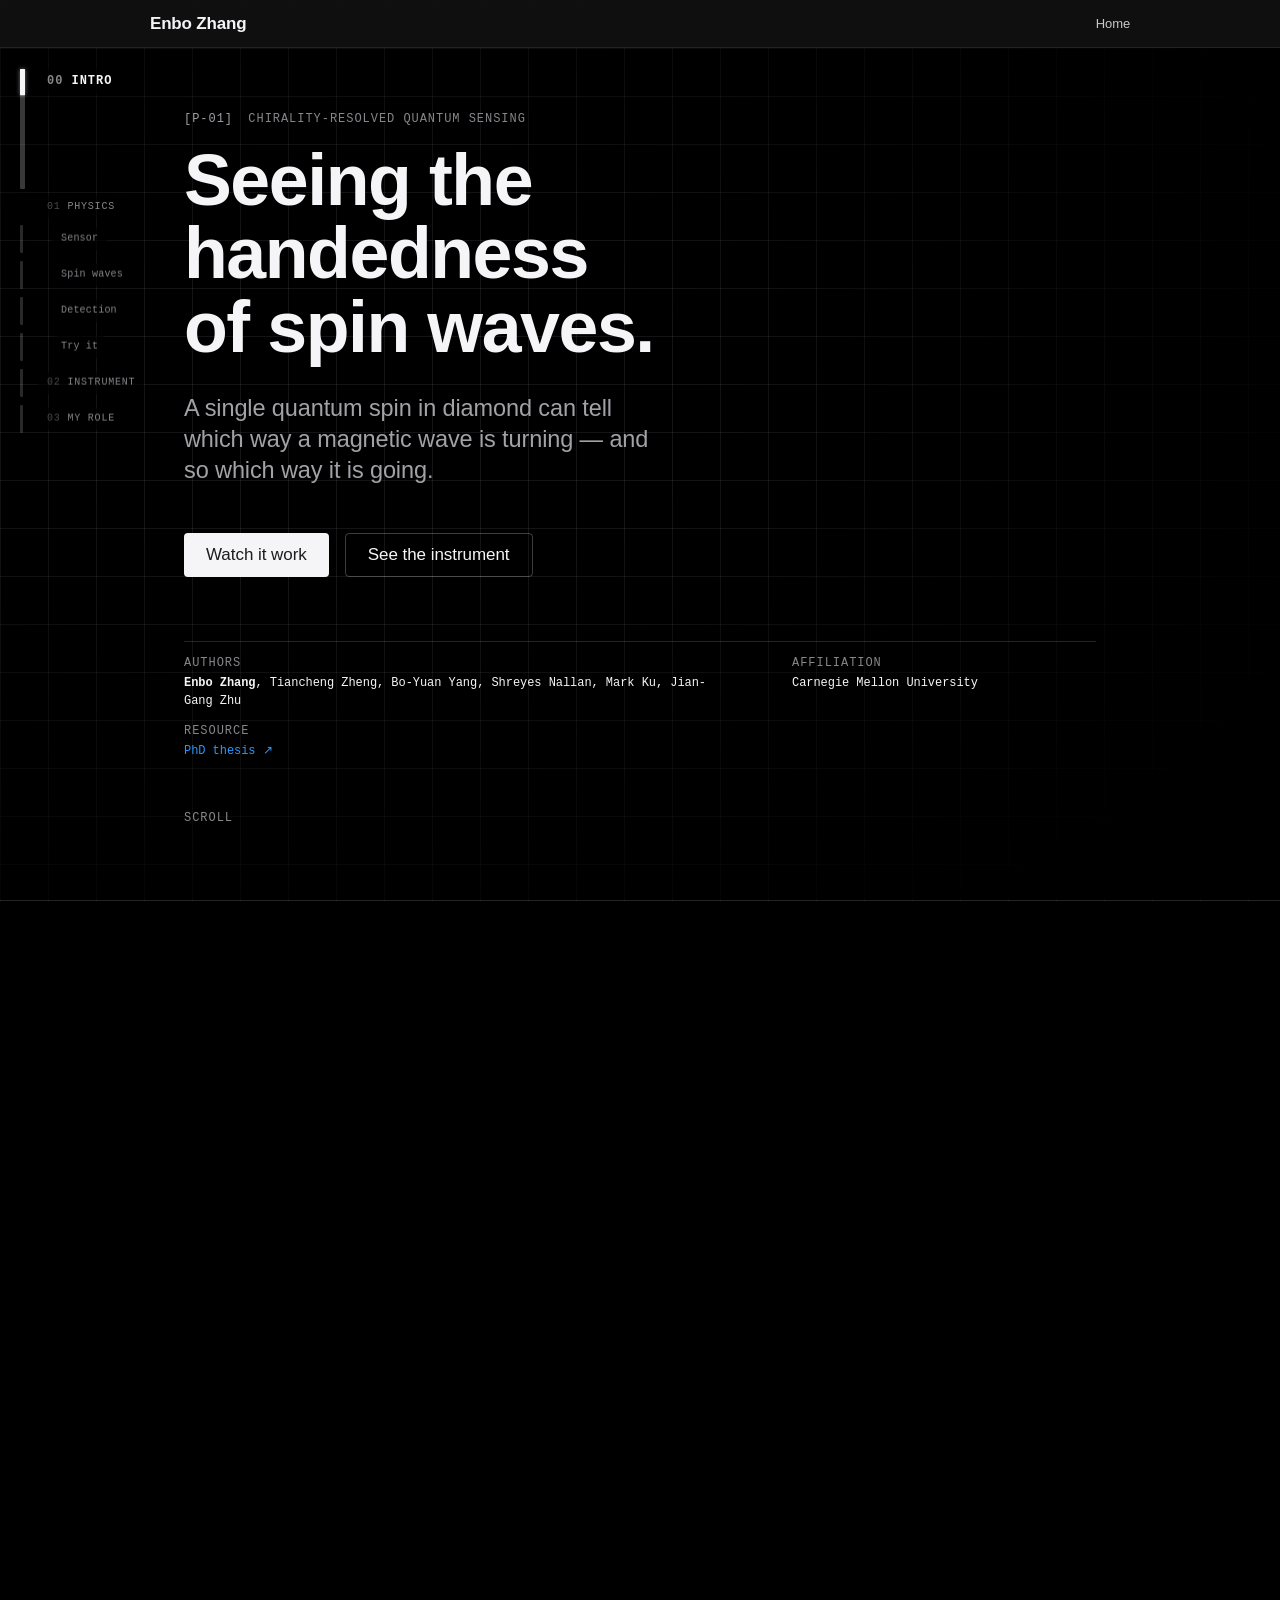
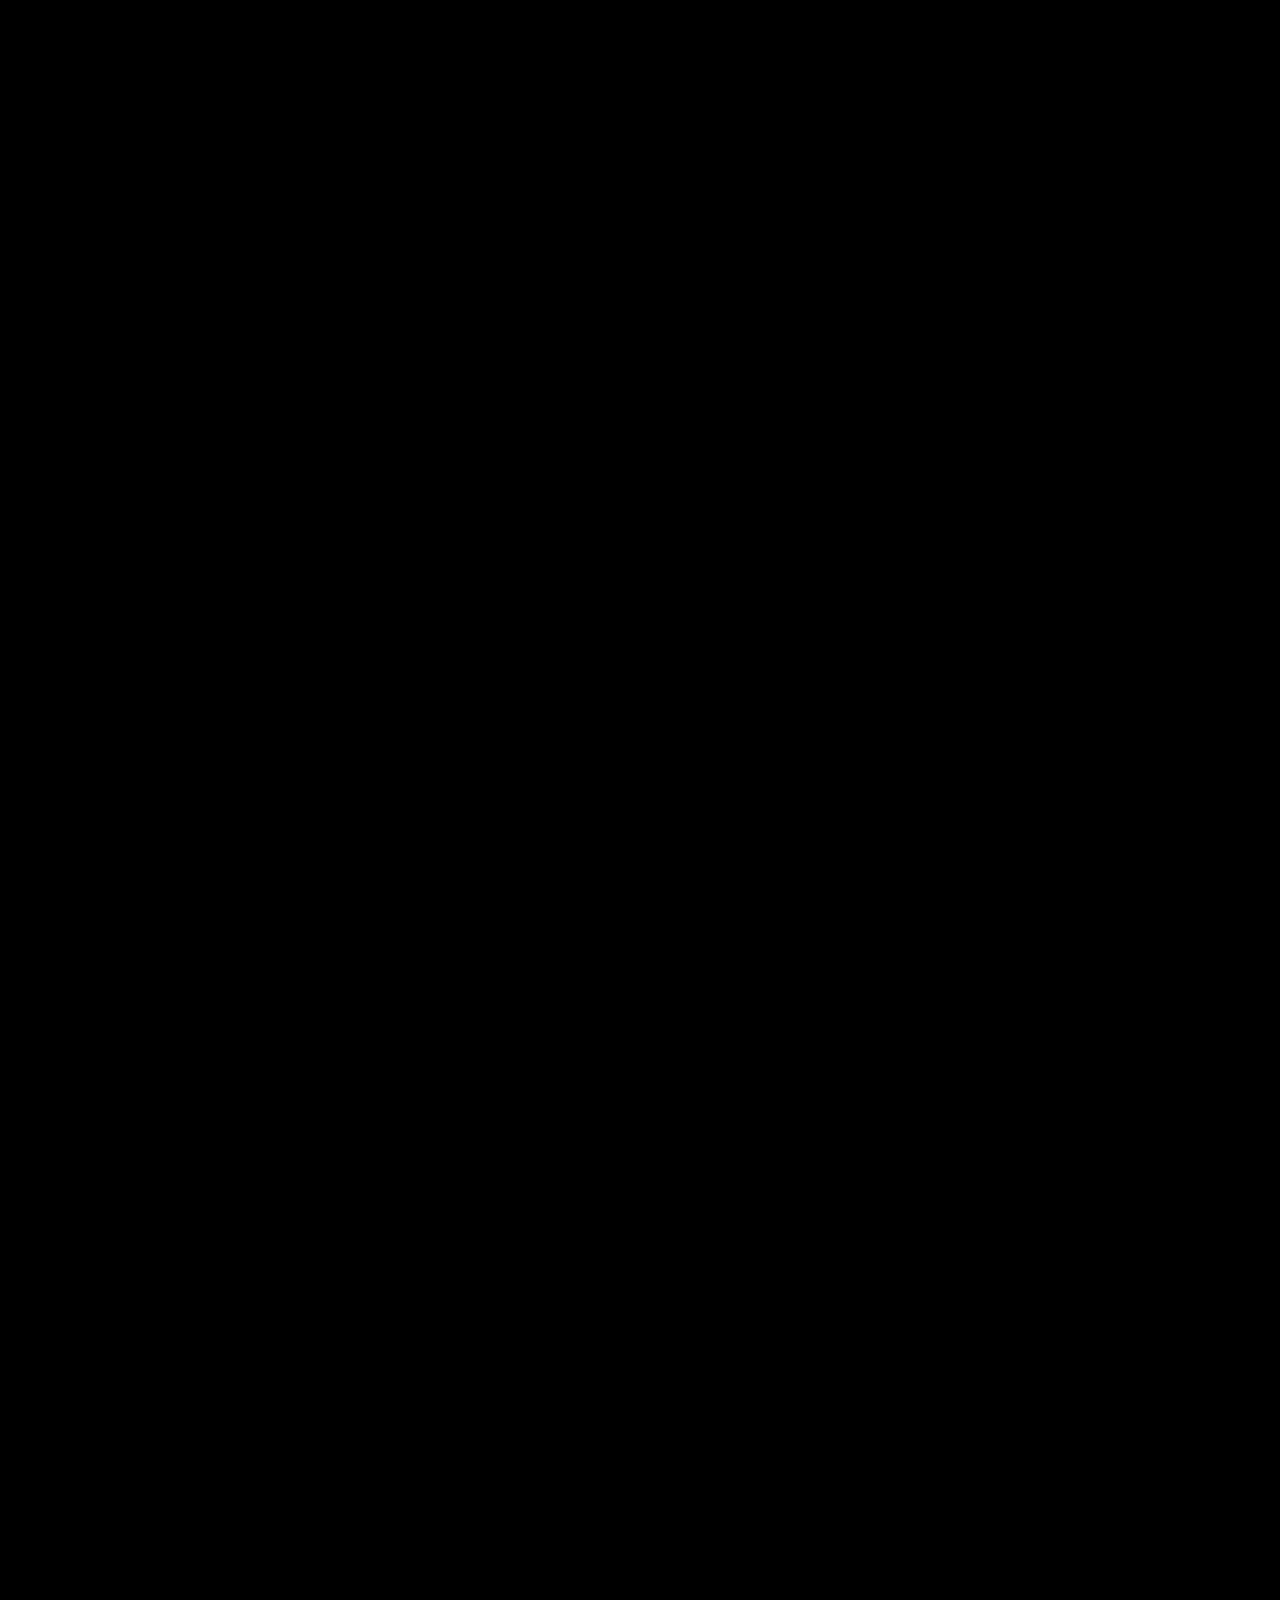
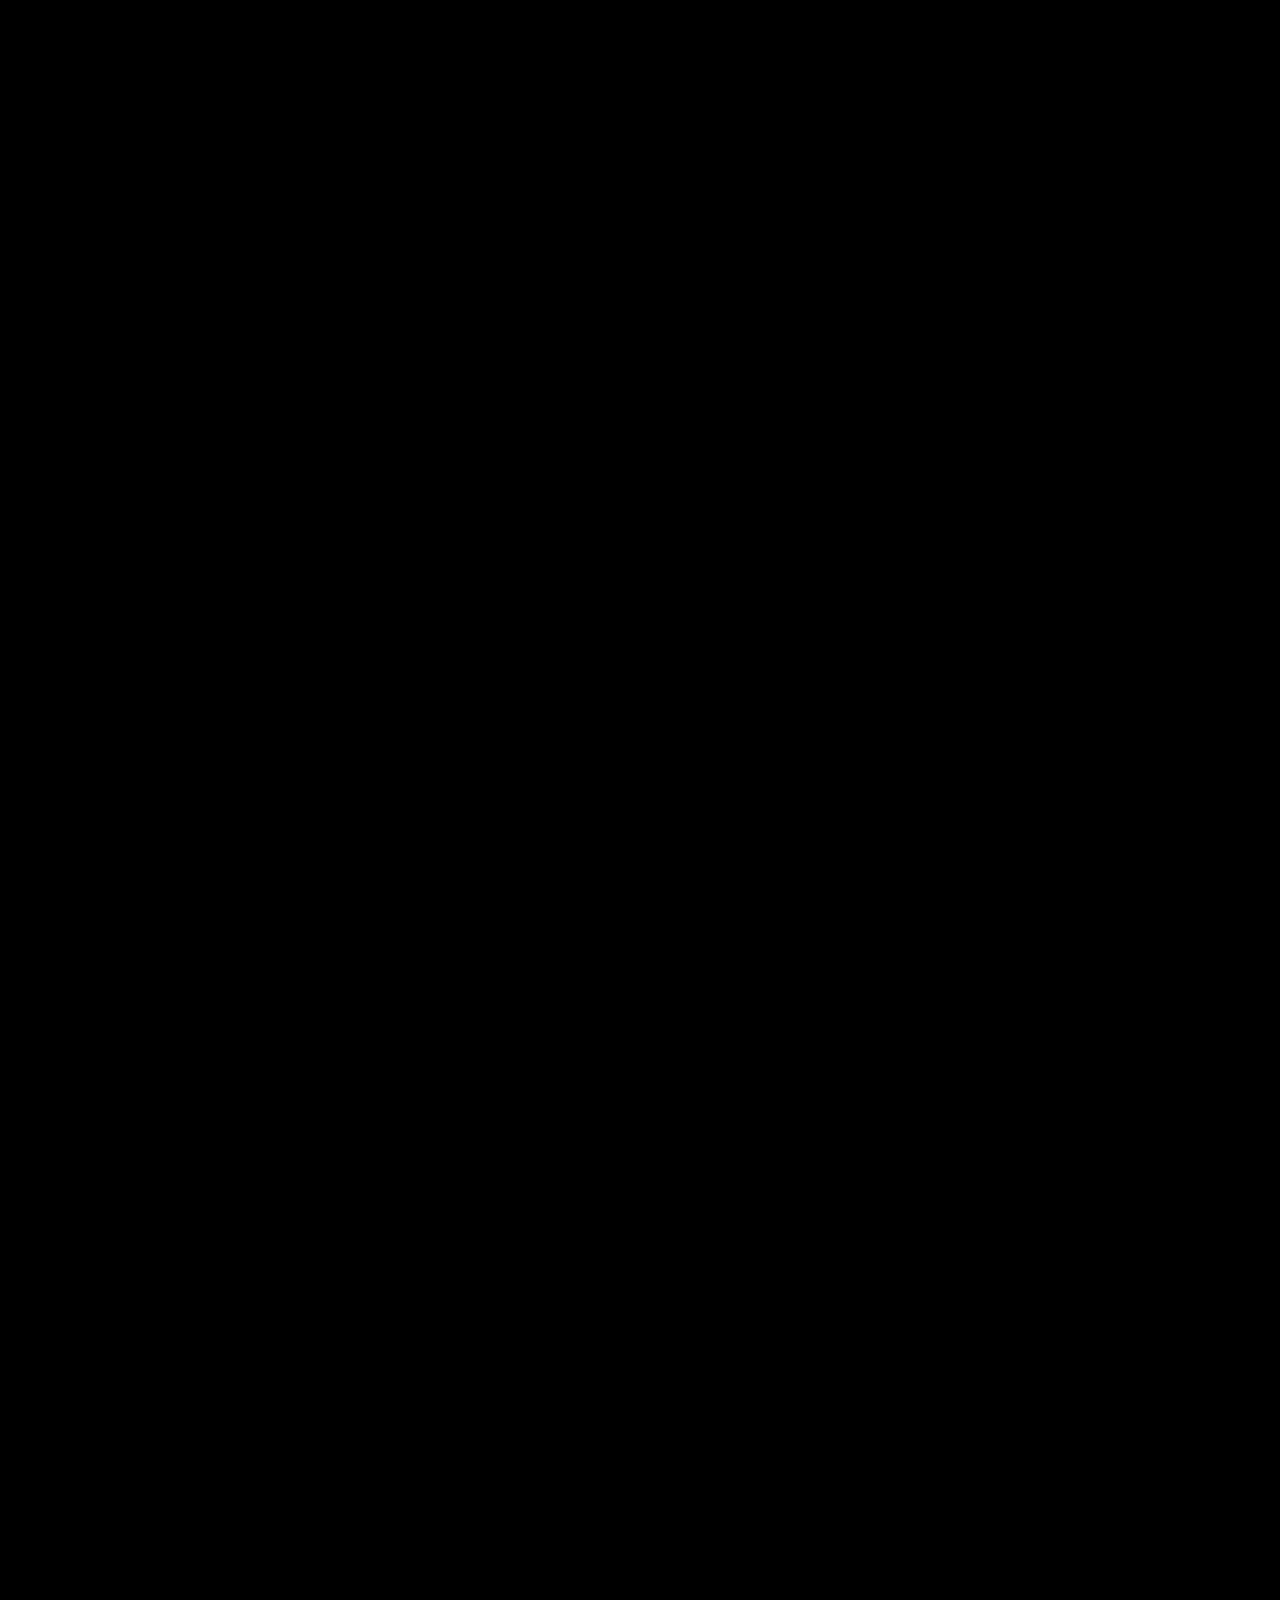
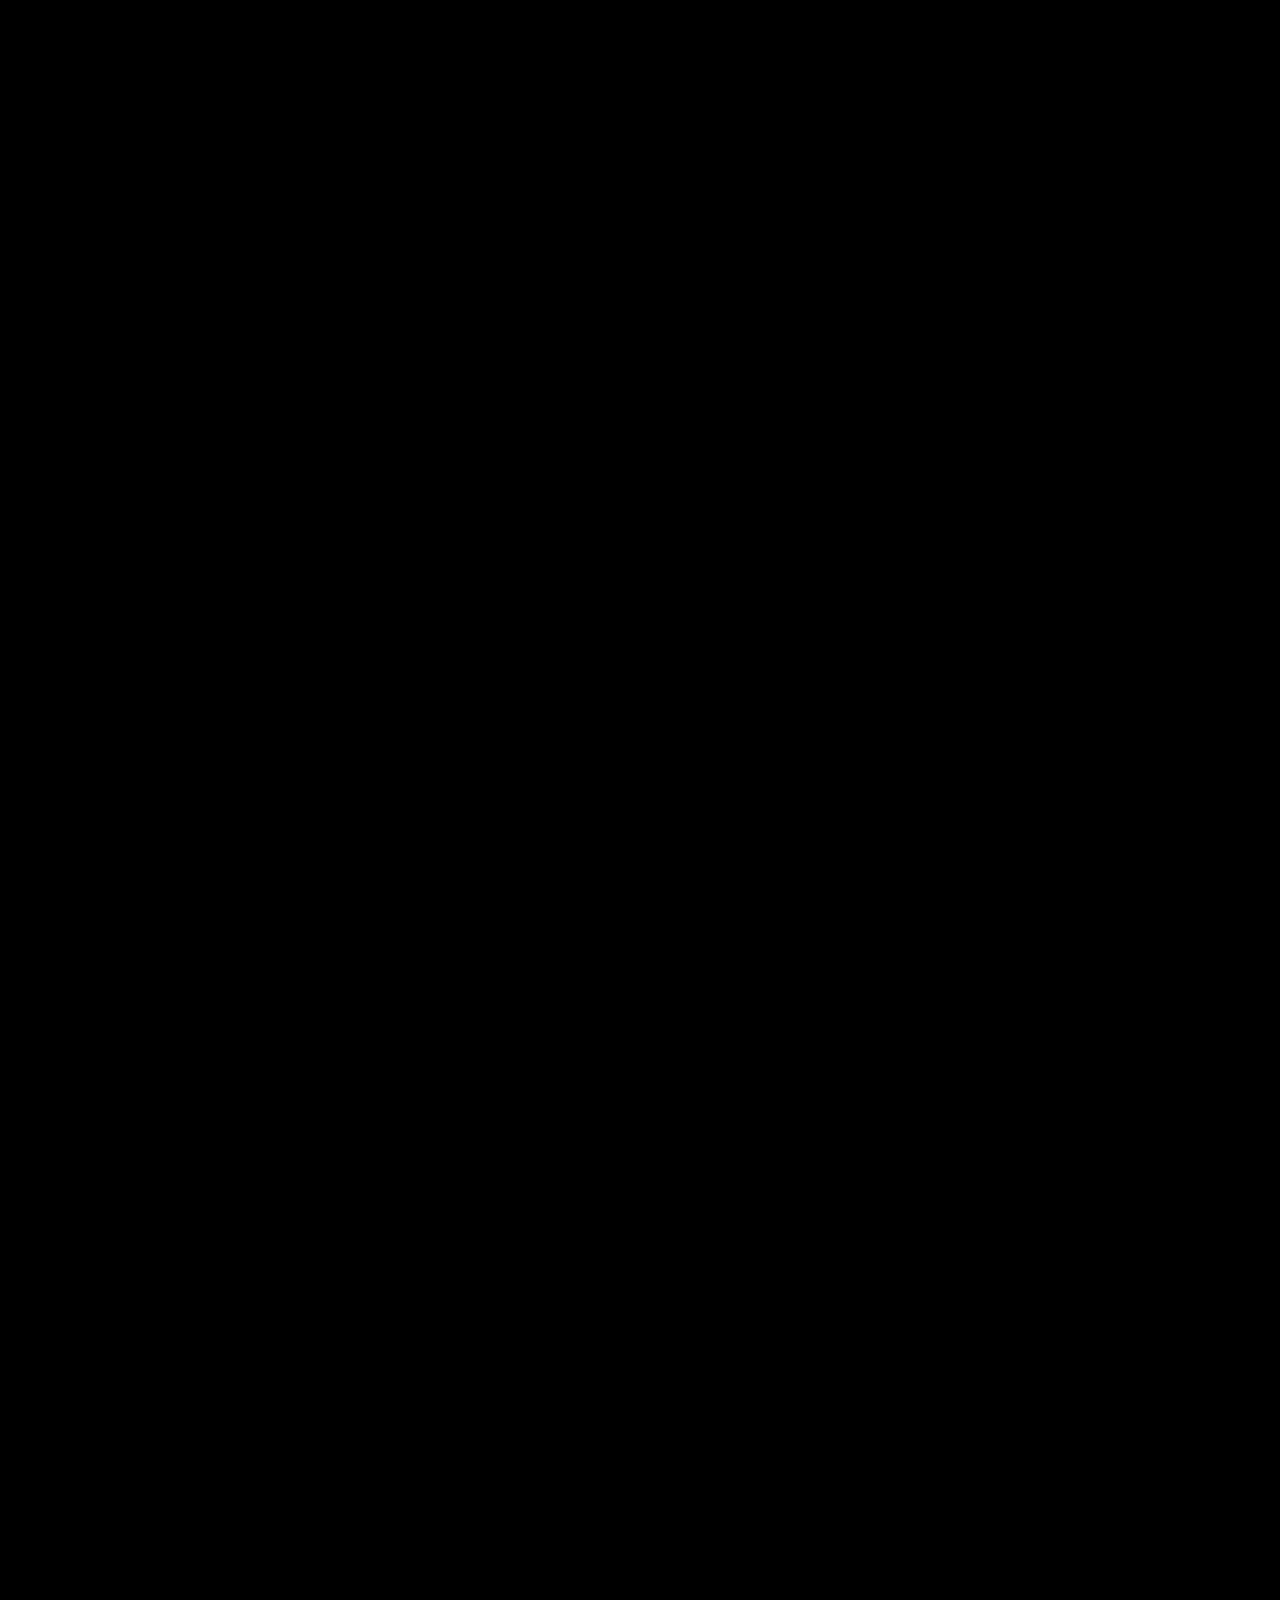
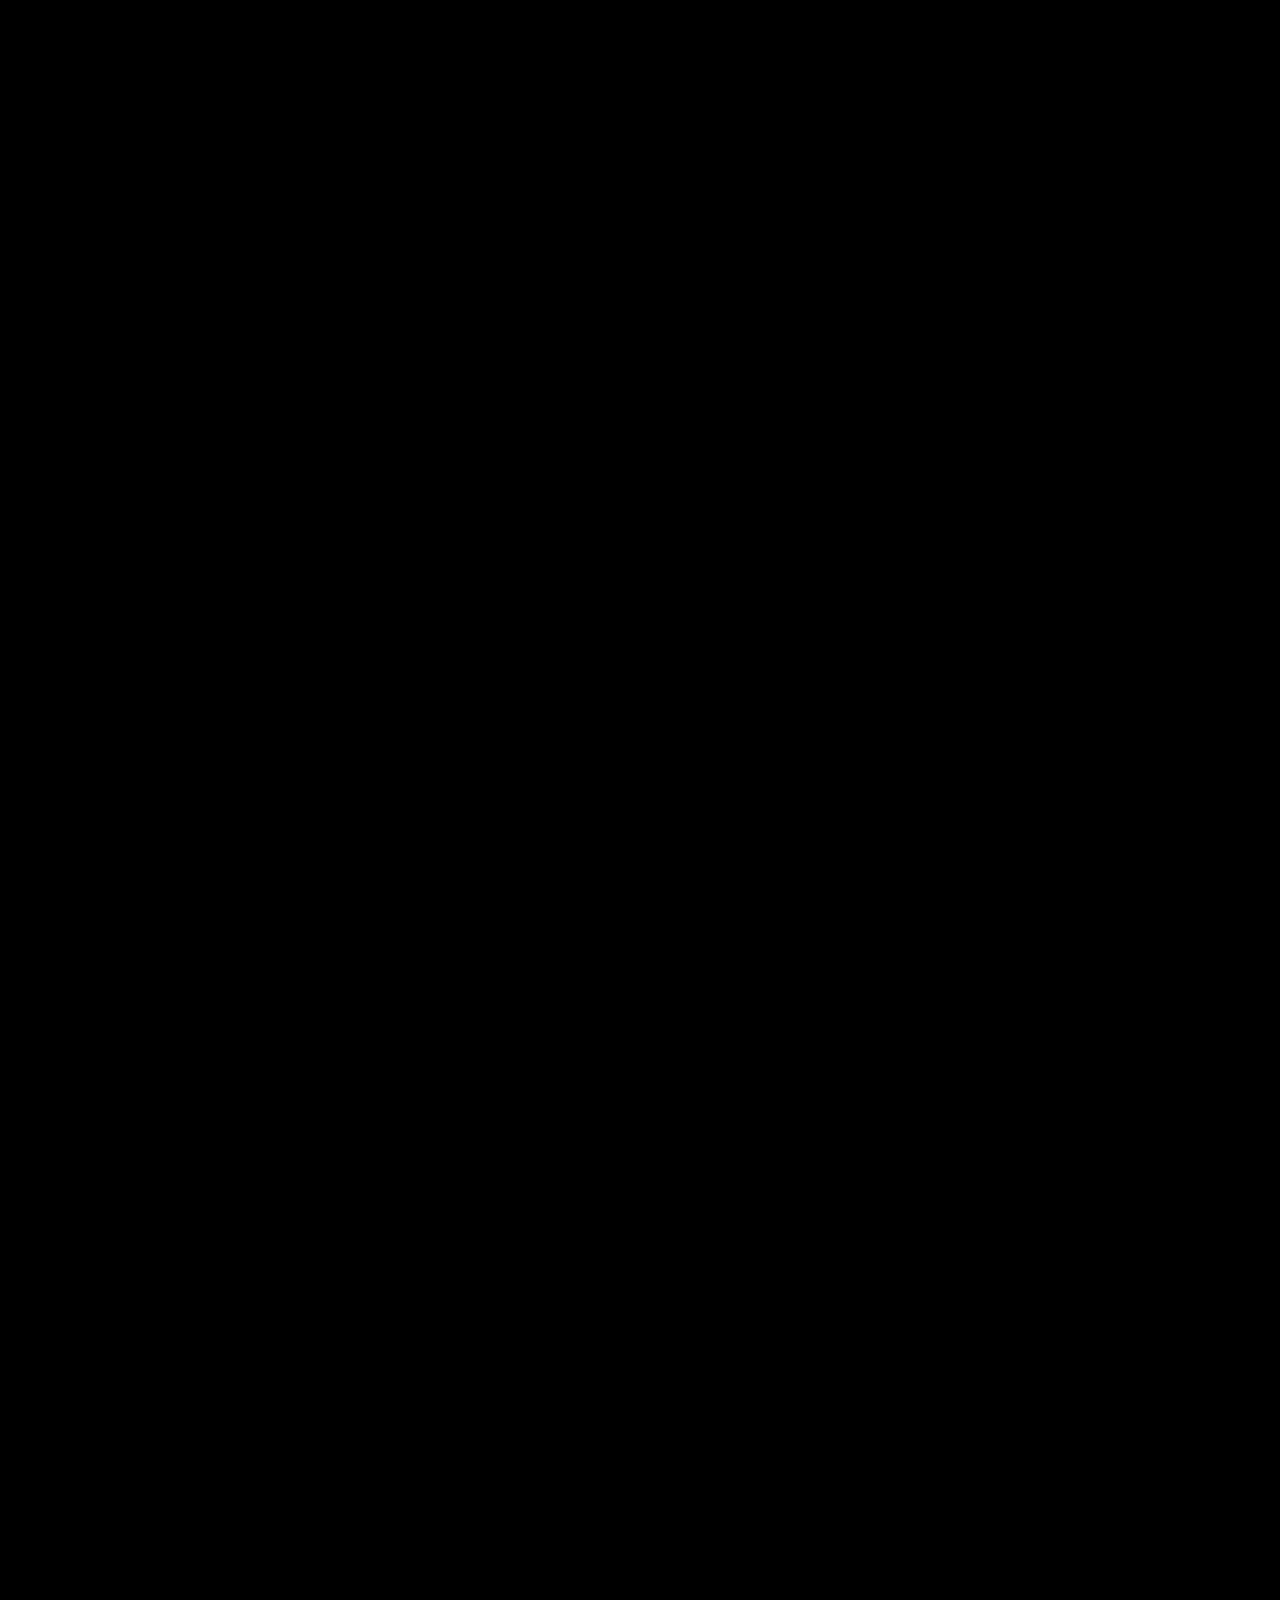
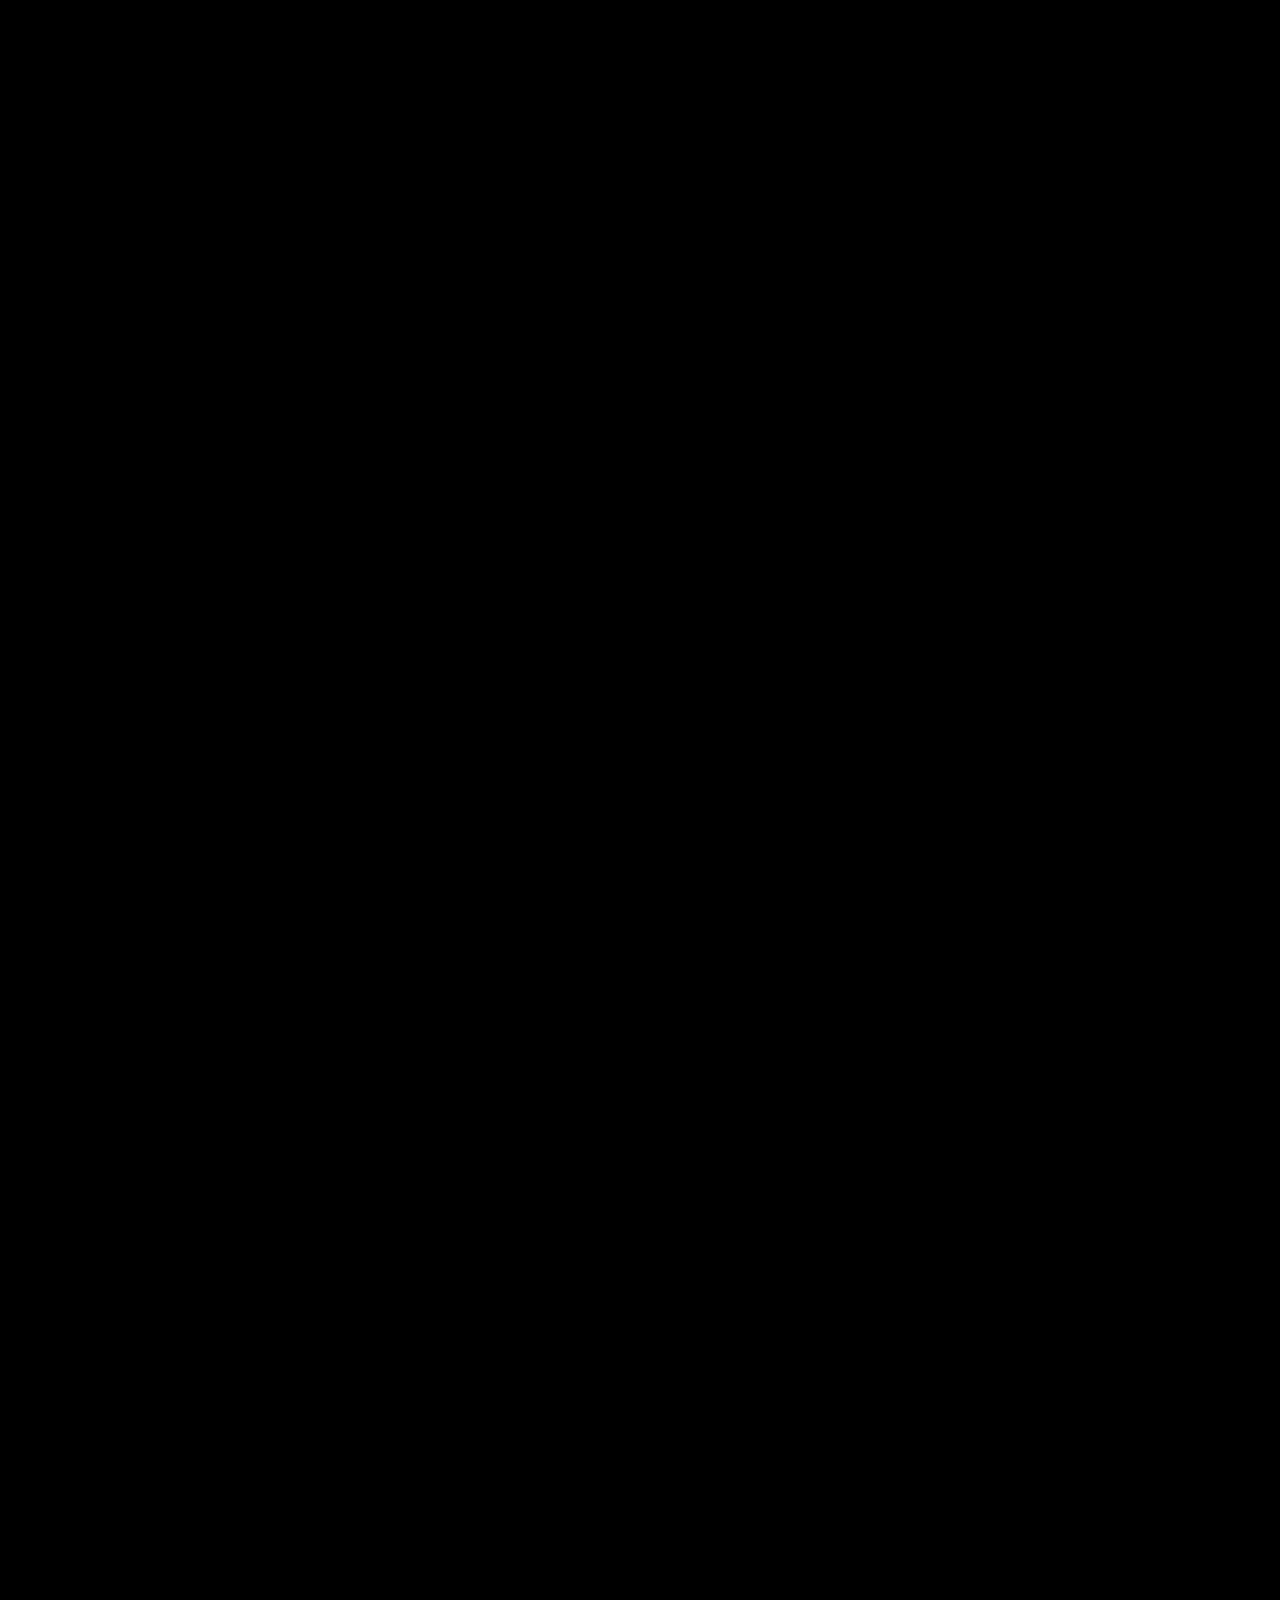
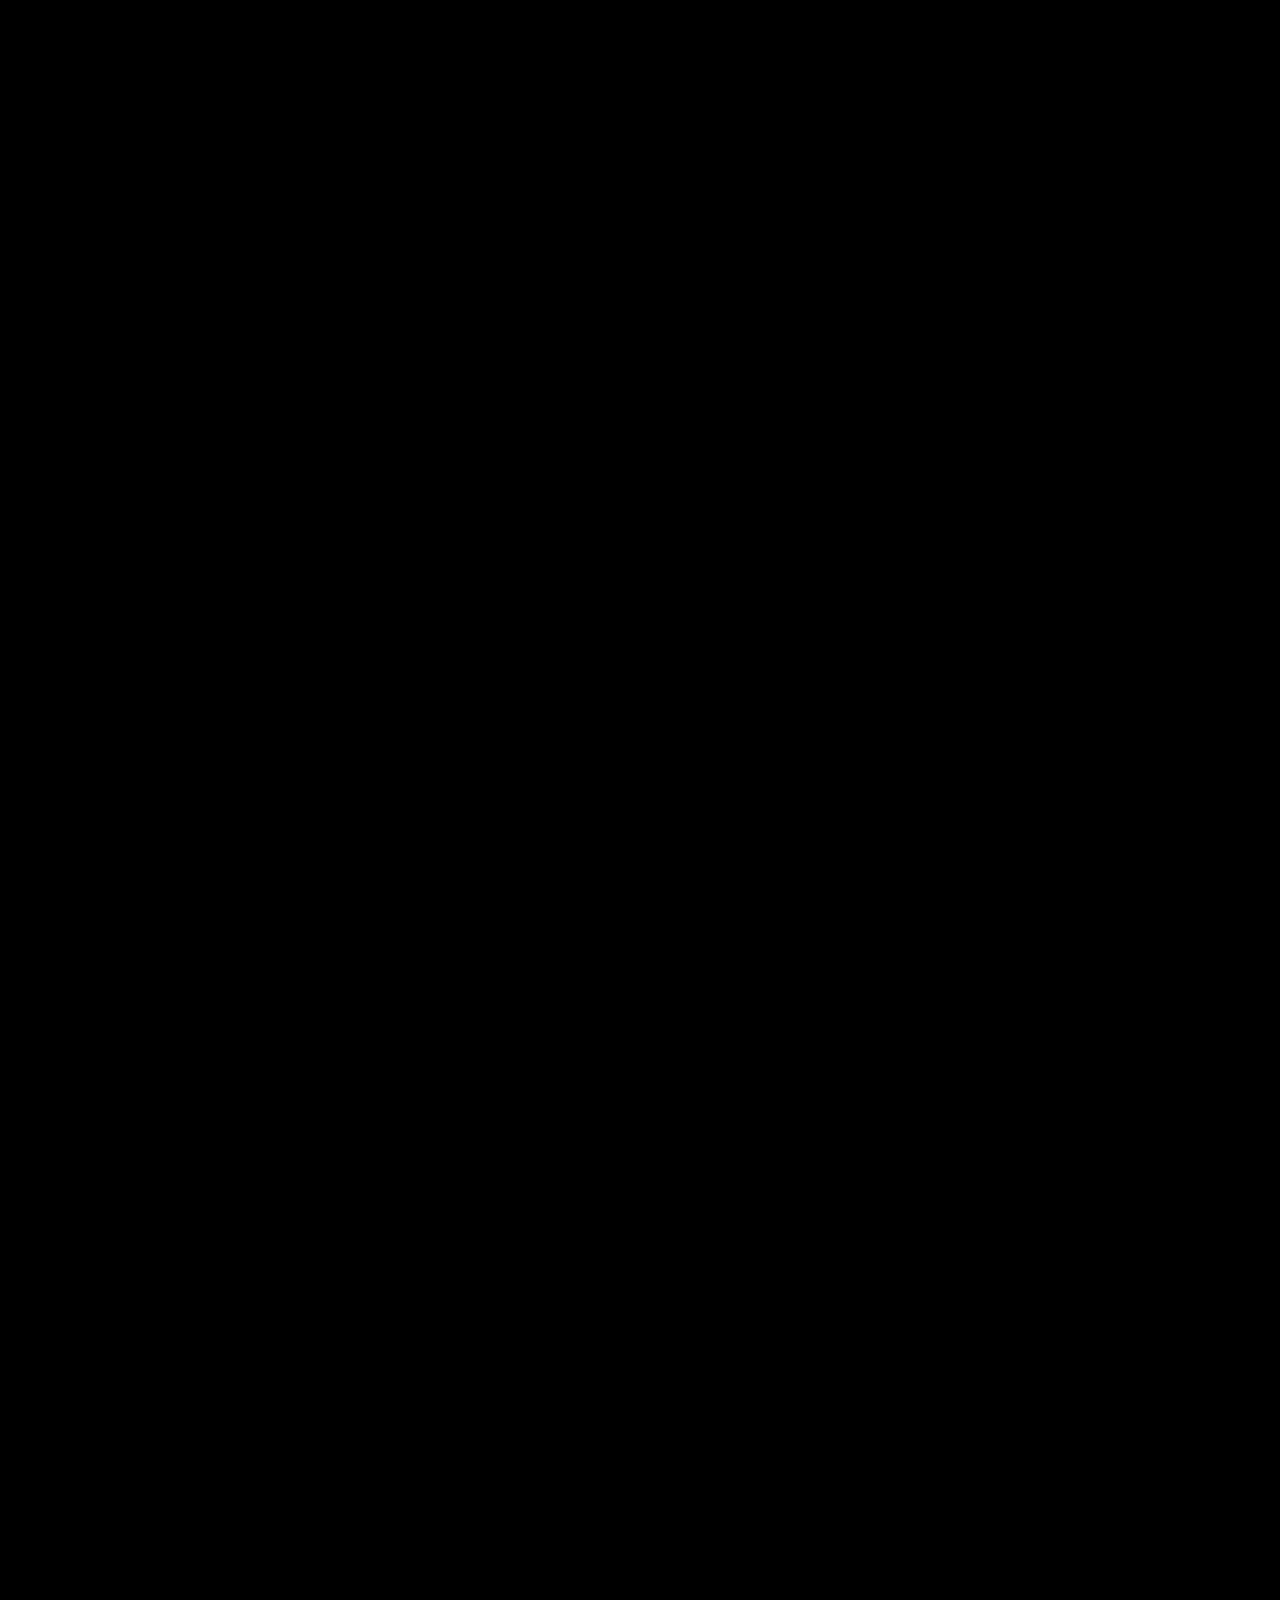
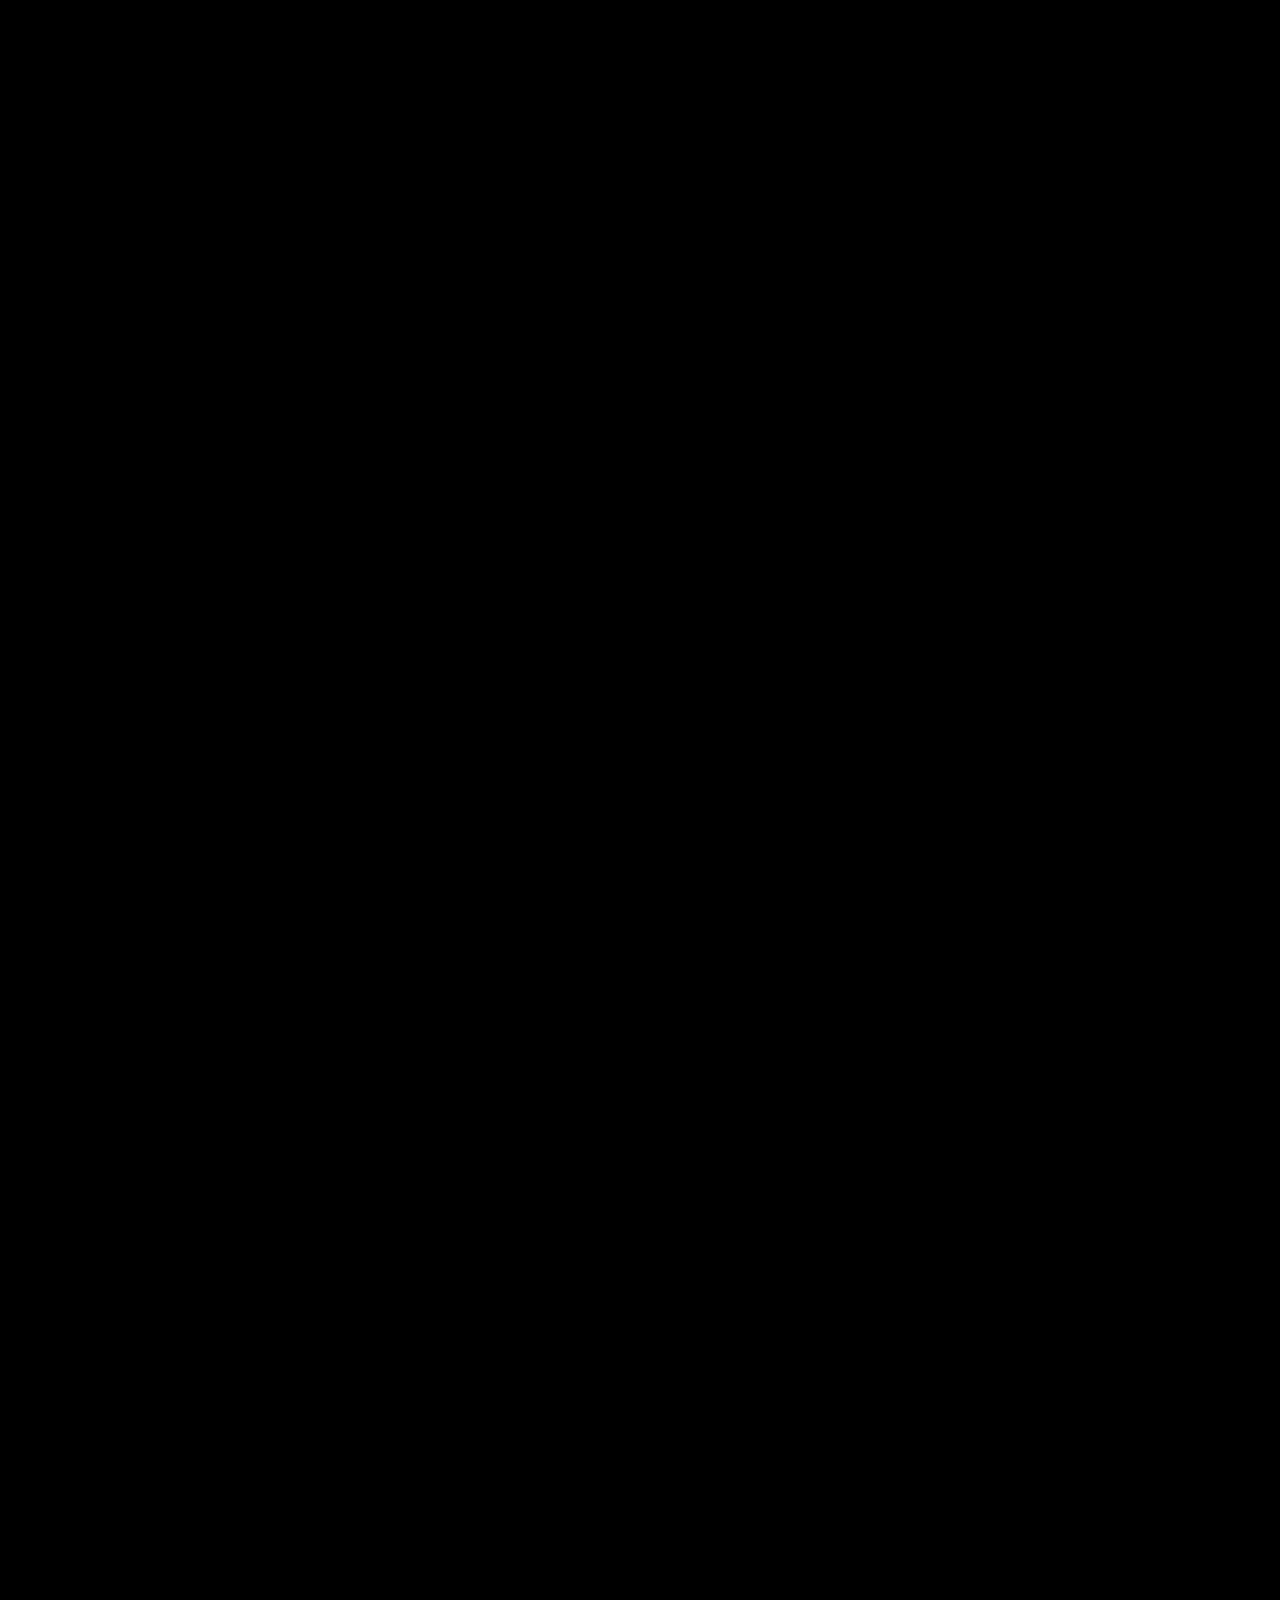
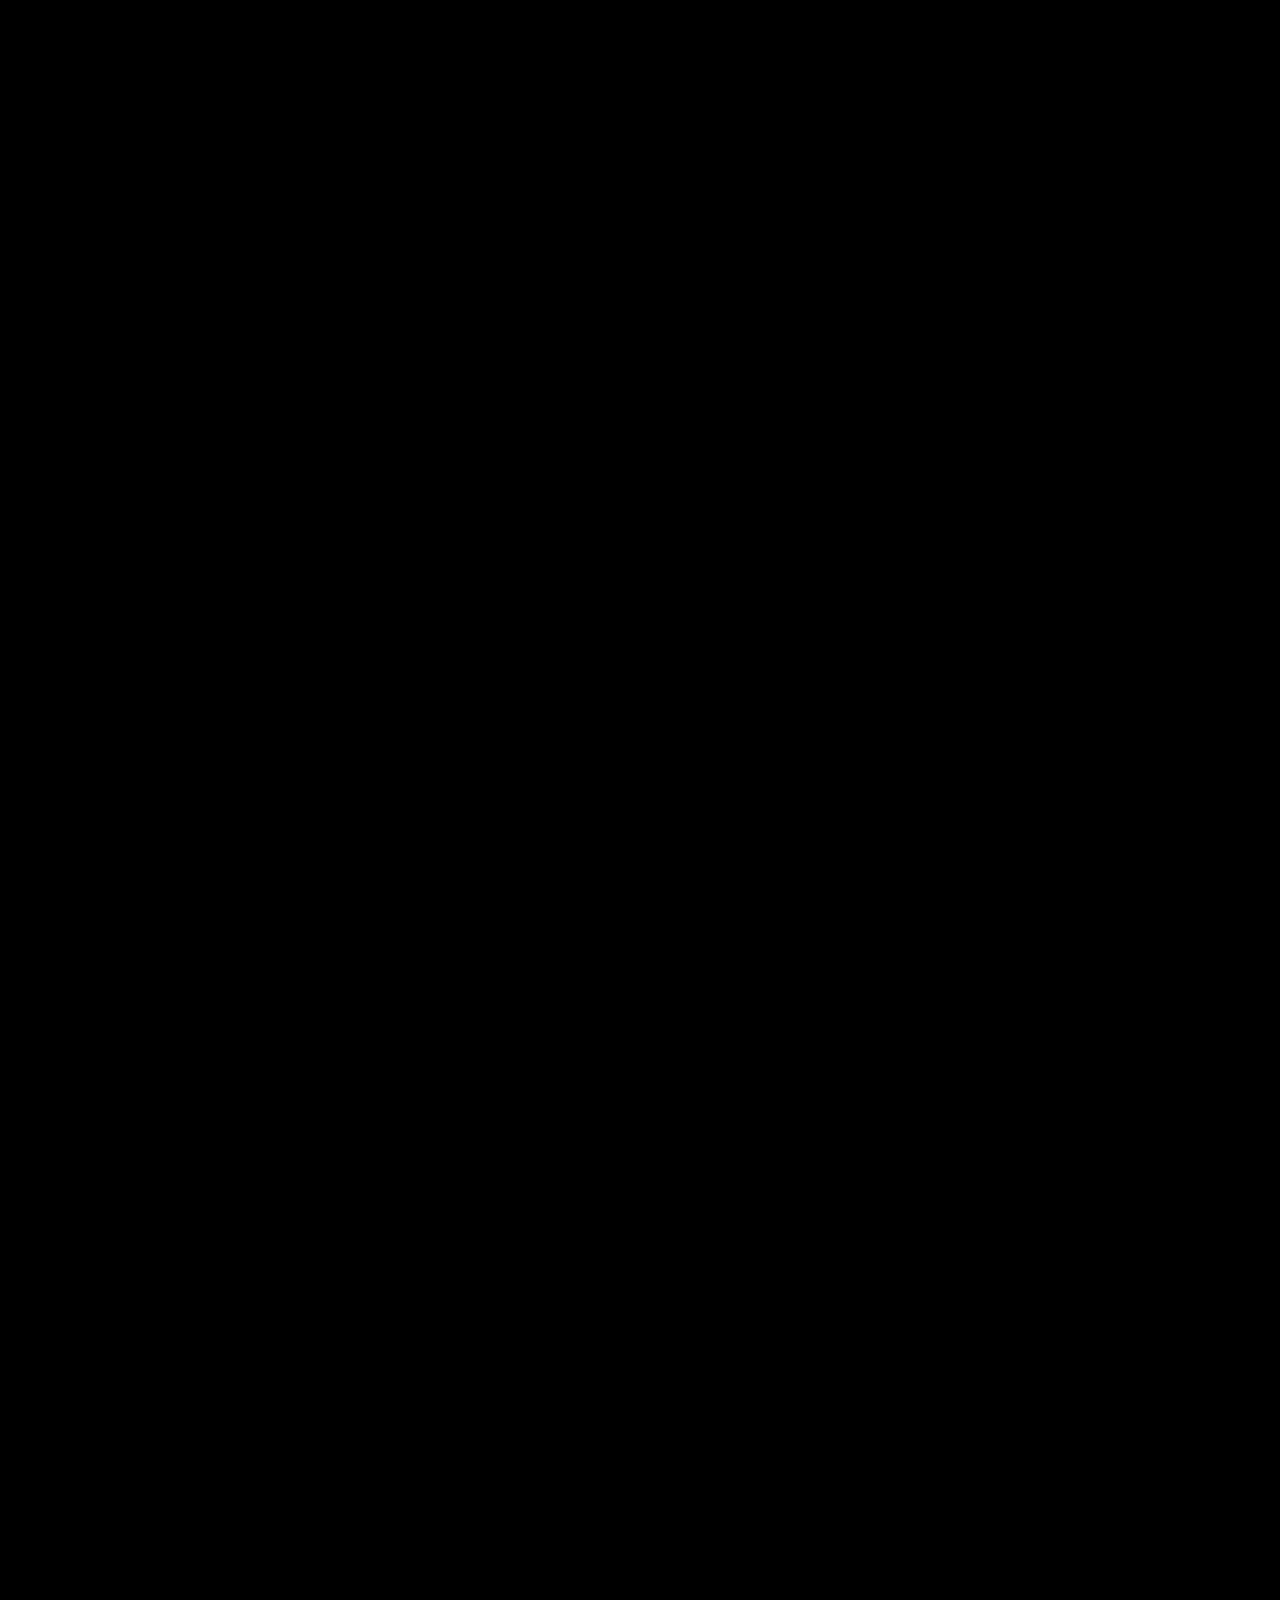
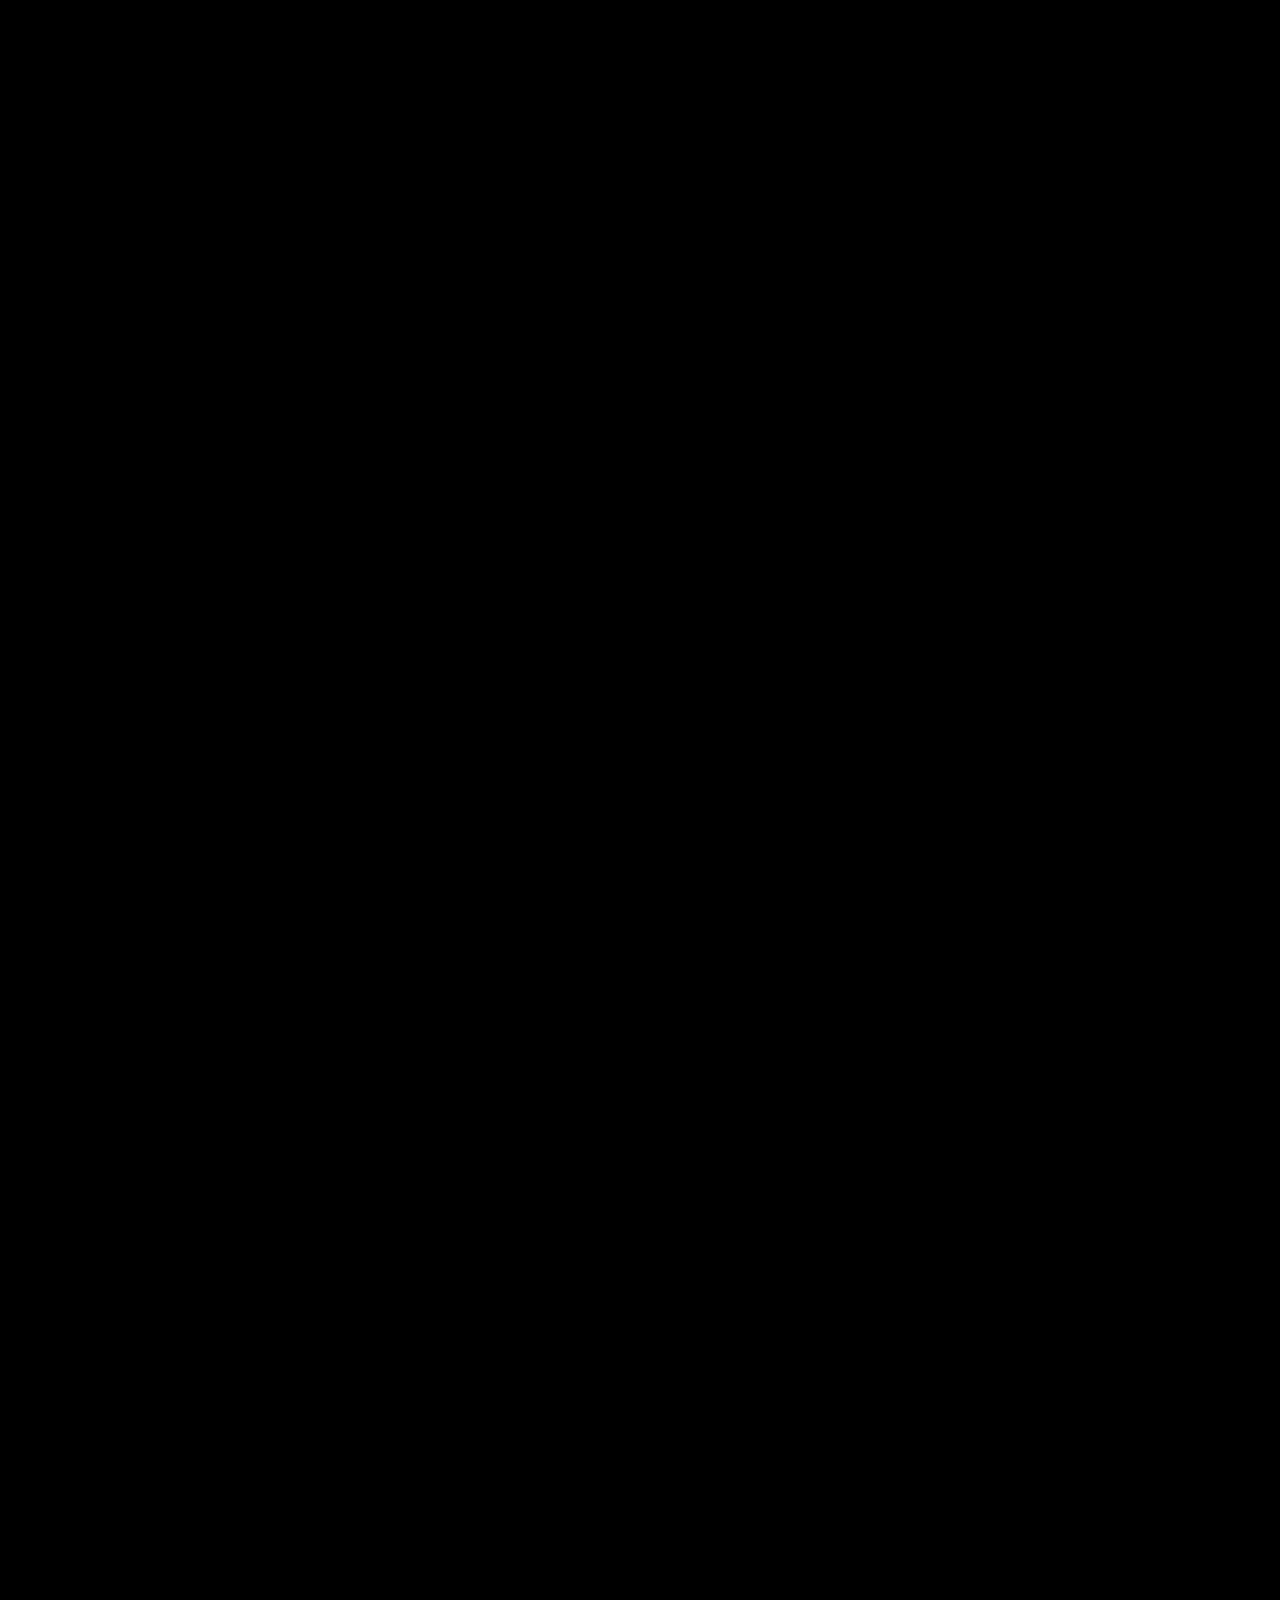
<file: projects/nv-chirality/index.html>
<!doctype html>
<html lang="en" class="no-js">
<head>
  <meta charset="utf-8">
  <meta name="viewport" content="width=device-width, initial-scale=1, viewport-fit=cover">
  <meta http-equiv="Content-Security-Policy" content="default-src 'self'; script-src 'self' https://gc.zgo.at 'sha256-5r0ceAi77ofyhKluuUBJUzdOIMc4aEZR9Xlgif5W6zg=' 'sha256-qPX4BtIQ1eOif35UrDZ7IRTYyquZhpJFLSPXLKWkf84='; style-src 'self'; img-src 'self' data: https://enbo-zhang.goatcounter.com; font-src 'self'; connect-src 'self' https://enbo-zhang.goatcounter.com; object-src 'none'; base-uri 'self'; form-action 'none'">
  <title>Seeing the handedness of spin waves — Enbo Zhang</title>
  <meta name="description" content="A scanning quantum microscope that reads a spin wave's direction at a single point, by its handedness. A project by Enbo Zhang.">
  <meta name="theme-color" content="#000000">
  <meta name="color-scheme" content="dark">
  <meta property="og:type" content="article">
  <meta property="og:title" content="Seeing the handedness of spin waves — Enbo Zhang">
  <meta property="og:description" content="A scanning quantum microscope that reads a spin wave's direction at a single point, by its handedness. A project by Enbo Zhang.">
  <meta property="og:image" content="https://enbo-zhang.github.io/assets/img/portrait.jpg">
  <meta property="og:url" content="https://enbo-zhang.github.io/projects/nv-chirality/">
  <meta name="twitter:card" content="summary_large_image">
  <link rel="icon" href="data:image/svg+xml,%3Csvg xmlns='http://www.w3.org/2000/svg' viewBox='0 0 64 64'%3E%3Crect width='64' height='64' rx='14' fill='%23000'/%3E%3Ccircle cx='32' cy='32' r='20' fill='none' stroke='%2364d2ff' stroke-width='3'/%3E%3Ccircle cx='32' cy='32' r='12' fill='none' stroke='%23ff375f' stroke-width='3'/%3E%3Ccircle cx='32' cy='32' r='5' fill='%23ff3b30'/%3E%3C/svg%3E">
  <script>document.documentElement.className='js';</script>
  <script type="importmap">{"imports":{"three":"../../assets/vendor/three/build/three.module.js","three/addons/":"../../assets/vendor/three/examples/jsm/"}}</script>
  <link rel="modulepreload" href="../../assets/vendor/three/build/three.module.js">
  <link rel="stylesheet" href="../../assets/css/tokens.css">
  <link rel="stylesheet" href="../../assets/css/site.css">
  <script type="module" src="../../assets/js/site.js"></script>
  <script data-goatcounter="https://enbo-zhang.goatcounter.com/count" async src="https://gc.zgo.at/count.js"></script>
</head>
<body class="page-project">
  <a class="skip-link" href="#main">Skip to content</a>

  <header class="gnav">
    <nav class="gnav__inner" aria-label="Main">
      <a class="gnav__name" href="../../index.html">Enbo Zhang</a>
      <a class="gnav__home" href="../../index.html">Home</a>
    </nav>
    <nav class="gnav__rail" aria-label="Sections">
      <a class="rail__seg" href="#overview"><span class="rail__label"><span class="rail__num">00</span> Intro</span><span class="rail__track"><span class="rail__fill"></span></span></a>
      <div class="rail__group" role="group" aria-label="Physics">
        <a class="rail__head" href="#ch-sensor"><span class="rail__label"><span class="rail__num">01</span> Physics</span><span class="rail__track rail__track--none"></span></a>
        <a class="rail__seg rail__seg--sub" href="#ch-sensor"><span class="rail__label"><span class="rail__pre">Physics · </span>Sensor</span><span class="rail__track"><span class="rail__fill"></span></span></a>
        <a class="rail__seg rail__seg--sub" href="#ch-waves"><span class="rail__label"><span class="rail__pre">Physics · </span>Spin waves</span><span class="rail__track"><span class="rail__fill"></span></span></a>
        <a class="rail__seg rail__seg--sub" href="#ch-detect"><span class="rail__label"><span class="rail__pre">Physics · </span>Detection</span><span class="rail__track"><span class="rail__fill"></span></span></a>
        <a class="rail__seg rail__seg--sub" href="#playground"><span class="rail__label"><span class="rail__pre">Physics · </span>Try it</span><span class="rail__track"><span class="rail__fill"></span></span></a>
      </div>
      <a class="rail__seg" href="#instrument"><span class="rail__label"><span class="rail__num">02</span> Instrument</span><span class="rail__track"><span class="rail__fill"></span></span></a>
      <a class="rail__seg" href="#role"><span class="rail__label"><span class="rail__num">03</span> My role</span><span class="rail__track"><span class="rail__fill"></span></span></a>
    </nav>
  </header>

  <main id="main">
    <!-- 1. Hero -->
    <section id="overview" class="hero hero--project" aria-labelledby="hero-title">
      <p class="eyebrow lab-label"><span class="lab-index">[P-01]</span> Chirality-resolved quantum sensing</p>
      <h1 class="hero__title" id="hero-title">Seeing the handedness of spin waves.</h1>
      <p class="hero__sub">A single quantum spin in diamond can tell which way a magnetic wave is turning — and so which way it is going.</p>
      <div class="cta-row">
        <a class="btn btn--primary" href="#ch-sensor">Watch it work</a>
        <a class="btn btn--secondary" href="../nv-microscope/index.html">See the instrument</a>
      </div>
      <dl class="hero__spec hero__spec--3">
        <div><dt>Authors</dt><dd><strong>Enbo Zhang</strong>, Tiancheng Zheng, Bo-Yuan Yang, Shreyes Nallan, Mark Ku, Jian-Gang Zhu</dd></div>
        <div><dt>Affiliation</dt><dd>Carnegie Mellon University</dd></div>
        <div><dt>Resource</dt><dd><a href="https://scholar.google.com/citations?view_op=view_citation&amp;hl=en&amp;user=Yu6iXkMAAAAJ&amp;citation_for_view=Yu6iXkMAAAAJ:zYLM7Y9cAGgC" rel="noopener noreferrer" target="_blank">PhD thesis <span aria-hidden="true">↗</span></a></dd></div>
      </dl>
      <div class="hero__cue" aria-hidden="true">Scroll</div>
    </section>

    <!-- 2. Statement -->
    <section id="statement" class="section statement" aria-labelledby="statement-title">
      <div class="container">
        <div class="lockup" data-reveal>
          <h2 class="headline headline--display" id="statement-title">Read a spin wave's direction at a single point.</h2>
          <p class="subhead">No phase reference. No interferometer. Just the colour of the light from one atom-sized sensor.</p>
        </div>
      </div>
    </section>

    <!-- 4. Chapter 1 -->
    <section id="ch-sensor" class="section chapter" aria-labelledby="ch-sensor-title">
      <div class="container">
        <div class="lockup" data-reveal>
          <p class="eyebrow c-nv">Chapter 1</p>
          <h2 class="headline" id="ch-sensor-title">A quantum sensor, inside a diamond.</h2>
          <p class="subhead">One missing atom turns a crystal into a compass for microwaves.</p>
        </div>
      </div>
    </section>

    <!-- 5. Scene 1 -->
    <section id="scene-nv" class="scene" data-scene="nv-diamond" aria-labelledby="scene-nv-title">
      <h2 class="visually-hidden" id="scene-nv-title">How the NV centre senses handedness</h2>
      <div class="scene__sticky">
        <canvas class="scene__canvas" aria-hidden="true"></canvas>
        <div class="scene__fade scene__fade--top"></div>
        <div class="scene__fade scene__fade--bottom"></div>
        <div class="scene__beats">
          <div class="beat beat--bottom" data-start="0.02" data-end="0.22">
            <p class="beat__eyebrow">Nitrogen + vacancy</p>
            <h3 class="beat__title">A flaw, on purpose.</h3>
            <p class="beat__text">Replace one carbon with nitrogen, leave its neighbour empty, and the diamond holds a single quantum spin: the NV centre.</p>
          </div>
          <div class="beat beat--bottom" data-start="0.27" data-end="0.44">
            <p class="beat__eyebrow">Light in, light out</p>
            <h3 class="beat__title">Green in. <span class="nv-glow">Red</span> out.</h3>
            <p class="beat__text">A green laser makes the NV centre glow red. How brightly it glows reveals the state of its spin.</p>
          </div>
          <div class="beat beat--bottom" data-start="0.48" data-end="0.60">
            <p class="beat__eyebrow">Same B · same frequency</p>
            <h3 class="beat__title">Same frequency, opposite hands.</h3>
            <p class="beat__text">The same NV centre, shown twice: same magnetic field B, same microwave frequency, tuned to the |0⟩ → |+1⟩ line. Only the handedness of the field differs: <span class="sigma-minus">σ−</span> in one view, <span class="sigma-plus">σ+</span> in the other.</p>
          </div>
          <div class="beat beat--bottom" data-start="0.62" data-end="0.73">
            <p class="beat__eyebrow">Tuned to |0⟩ → |+1⟩</p>
            <h3 class="beat__title">One stays bright. One dims.</h3>
            <p class="beat__text">The <span class="sigma-minus">left-handed (σ−)</span> field cannot drive |0⟩ → |+1⟩, so its glow stays bright. The <span class="sigma-plus">right-handed (σ+)</span> field can, and the glow dims.</p>
          </div>
          <div class="beat beat--bottom" data-start="0.77" data-end="1.00">
            <p class="beat__eyebrow">Tuned to |0⟩ → |−1⟩</p>
            <h3 class="beat__title">Retune, and the roles swap.</h3>
            <p class="beat__text">Tune the frequency to the |0⟩ → |−1⟩ line instead. Now the <span class="sigma-minus">σ−</span> field dims the glow and the <span class="sigma-plus">σ+</span> field does nothing. The NV centre is a built-in chirality analyser.</p>
          </div>
        </div>
        <div class="scene__fallback">
          <p>The interactive 3D view isn't available in this browser, so here is the story in words.</p>
        </div>
      </div>
    </section>

    <!-- 6. Chapter 2 -->
    <section id="ch-waves" class="section chapter" aria-labelledby="ch-waves-title">
      <div class="container">
        <div class="lockup" data-reveal>
          <p class="eyebrow c-yig">Chapter 2</p>
          <h2 class="headline" id="ch-waves-title">Spin waves have a handedness.</h2>
          <p class="subhead">Ripples of magnetism carry information without moving any charge.</p>
        </div>
      </div>
    </section>

    <!-- 7. Scene 2 -->
    <section id="scene-waves" class="scene" data-scene="spinwave-yig" aria-labelledby="scene-waves-title">
      <h2 class="visually-hidden" id="scene-waves-title">How spin waves carry a handedness</h2>
      <div class="scene__sticky">
        <canvas class="scene__canvas" aria-hidden="true"></canvas>
        <div class="scene__fade scene__fade--top"></div>
        <div class="scene__fade scene__fade--bottom"></div>
        <div class="scene__beats">
          <div class="beat beat--top-left" data-start="0.02" data-end="0.22">
            <p class="beat__eyebrow">The stage</p>
            <h3 class="beat__title">A magnetic film, and an antenna.</h3>
            <p class="beat__text">A thin film of yttrium iron garnet (YIG) sits under a gold stripline. A magnetic field, B, points along the stripline.</p>
          </div>
          <div class="beat beat--top-left" data-start="0.27" data-end="0.52">
            <p class="beat__eyebrow">Launch</p>
            <h3 class="beat__title">Pulse the antenna. Waves go both ways.</h3>
            <p class="beat__text">The magnetization starts to precess, and the precession travels outward as a spin wave.</p>
          </div>
          <div class="beat beat--top-left" data-start="0.57" data-end="0.82">
            <p class="beat__eyebrow">Above the film</p>
            <h3 class="beat__title">Each direction turns its own way.</h3>
            <p class="beat__text">Above the film, each wave's magnetic field rotates. Waves heading left turn <span class="sigma-plus">right-handed (σ+)</span>; waves heading right turn <span class="sigma-minus">left-handed (σ−)</span>.</p>
          </div>
          <div class="beat beat--bottom" data-start="0.86" data-end="1.00">
            <p class="beat__eyebrow">Side view</p>
            <h3 class="beat__title">Direction, written as rotation.</h3>
            <p class="beat__text">Look along B and it's plain: the sense of rotation encodes where the wave is going.</p>
          </div>
        </div>
        <div class="scene__fallback">
          <p>The interactive 3D view isn't available in this browser, so here is the story in words.</p>
        </div>
      </div>
    </section>

    <!-- 9. Chapter 3 -->
    <section id="ch-detect" class="section chapter" aria-labelledby="ch-detect-title">
      <div class="container">
        <div class="lockup" data-reveal>
          <p class="eyebrow">Chapter 3</p>
          <h2 class="headline" id="ch-detect-title">Reading direction at a single point.</h2>
          <p class="subhead">Put the sensor on a scanning tip, hover it over the waves, and watch which colour goes dark.</p>
        </div>
      </div>
    </section>

    <!-- 10. Scene 3 -->
    <section id="scene-detect" class="scene scene--has-controls" data-scene="nv-detect" aria-labelledby="scene-detect-title">
      <h2 class="visually-hidden" id="scene-detect-title">Detecting spin-wave direction with a scanning NV probe</h2>
      <div class="scene__sticky">
        <canvas class="scene__canvas" aria-hidden="true"></canvas>
        <div class="scene__fade scene__fade--top"></div>
        <div class="scene__fade scene__fade--bottom"></div>
        <div class="scene__beats">
          <div class="beat beat--top-left beat--top-mobile" data-start="0.02" data-end="0.26">
            <p class="beat__eyebrow">The probe</p>
            <h3 class="beat__title">A quantum spin on a scanning tip.</h3>
            <p class="beat__text">The NV centre sits at the apex of a diamond probe, hovering just above the film.</p>
          </div>
          <div class="beat beat--top-left beat--top-mobile" data-start="0.31" data-end="0.58">
            <p class="beat__eyebrow">Scan</p>
            <h3 class="beat__title">Left of the antenna: <span class="sigma-plus">σ+</span>. Right: <span class="sigma-minus">σ−</span>.</h3>
            <p class="beat__text">Fix the microwave on the <span class="sigma-plus">σ+</span> line and scan across the stripline: the NV dims on the left and stays bright on the right. Reverse B, and the two sides swap.</p>
          </div>
          <div class="beat beat--top-left beat--top-mobile" data-start="0.62" data-end="0.88">
            <p class="beat__eyebrow">Reflection</p>
            <h3 class="beat__title">A mirror flips the hand.</h3>
            <p class="beat__text">An etched pit reflects the wave back at the same wavelength, and the two interfere. Reversing direction reverses handedness: on the <span class="sigma-plus">σ+</span> line the NV reads the incident wave; re-tuned to the <span class="sigma-minus">σ−</span> line, it reads the reflected one.</p>
          </div>
          <div class="beat beat--bottom beat--compact" data-start="0.91" data-end="1.00">
            <p class="beat__eyebrow">Two images</p>
            <h3 class="beat__title">Two waves, one point, two colours.</h3>
            <p class="beat__text">Tune the microwave to one line or the other, and image each wave on its own.</p>
          </div>
        </div>
        <div class="scene__controls" data-show-from="0.88">
          <div class="segmented" role="radiogroup" aria-label="Imaging channel" data-param="channel" data-target="#scene-detect" data-seed="false" data-reset="auto" data-caption="#channel-caption">
            <span class="segmented__thumb" aria-hidden="true"></span>
            <button type="button" role="radio" aria-checked="false" data-value="plus" data-caption-text="Incident wave only.">σ+</button>
            <button type="button" role="radio" aria-checked="false" data-value="minus" data-caption-text="Reflected wave only.">σ−</button>
            <button type="button" role="radio" aria-checked="true" data-value="both" data-caption-text="Both waves, two colours.">Both</button>
          </div>
          <p class="scene__controls-caption" id="channel-caption" aria-live="polite">Both waves, two colours.</p>
        </div>
        <div class="scene__fallback">
          <p>The interactive 3D view isn't available in this browser, so here is the story in words.</p>
        </div>
      </div>
    </section>

    <!-- 11. Playground -->
    <section id="playground" class="section playground" aria-labelledby="playground-title">
      <div class="container--wide">
        <div class="lockup" data-reveal>
          <p class="eyebrow">Try it</p>
          <h2 class="headline" id="playground-title">Choose a hand.</h2>
          <p class="subhead">Switch the field's handedness, tune the bias field and the microwave frequency, and watch the sensor and its spectrum respond. Flip B and watch the waves swap.</p>
        </div>
        <div class="tiles tiles--stack-md" data-reveal-group>
          <div class="tile tile--6 playground__tile playground__tile--split playground__nv">
            <div class="playground__stage" id="pg-nv" data-scene-fixed="nv-diamond" data-progress="0.6" data-init-drive="plus" data-init-bias="10">
              <canvas aria-hidden="true"></canvas>
              <p class="playground__fallback">The 3D view isn't available in this browser.</p>
            </div>
            <div class="playground__controls">
              <div class="segmented" id="pg-nv-drive" role="radiogroup" aria-label="Microwave handedness" data-param="drive" data-target="#pg-nv" data-caption="#pg-nv-caption">
                <span class="segmented__thumb" aria-hidden="true"></span>
                <button type="button" role="radio" aria-checked="true" data-value="plus" data-caption-text="σ+ matches the |0⟩ → |+1⟩ line. The NV dims.">σ+</button>
                <button type="button" role="radio" aria-checked="false" data-value="minus" data-caption-text="σ− can't drive the |0⟩ → |+1⟩ line. The NV stays bright.">σ−</button>
                <button type="button" role="radio" aria-checked="false" data-value="off" data-caption-text="No drive. The NV glows at full brightness.">Off</button>
              </div>
              <p class="playground__caption" id="pg-nv-caption" aria-live="polite">σ+ matches the |0⟩ → |+1⟩ line. The NV dims.</p>
              <div class="range-row">
                <label for="bias-b">Bias field B</label>
                <input type="range" id="bias-b" min="0" max="30" step="0.5" value="10" data-param="bias" data-target="#pg-nv" data-unit="mT" data-digits="1" aria-describedby="bias-b-out">
                <output id="bias-b-out" for="bias-b">10.0 mT</output>
              </div>
              <div class="range-row">
                <label for="mw-f">MW frequency</label>
                <div class="range-track" id="mw-track">
                  <input type="range" id="mw-f" min="2" max="3.75" step="0.005" value="3.15" data-param="mw" data-target="#pg-nv" data-unit="GHz" data-digits="3" aria-describedby="mw-f-out">
                  <button type="button" class="mw-node mw-node--plus" data-line="plus" aria-label="Tune the microwave to the |0⟩ → |+1⟩ line"><span class="mw-node__label">|0⟩→|+1⟩</span><span class="mw-node__dot" aria-hidden="true"></span></button>
                  <button type="button" class="mw-node mw-node--minus" data-line="minus" aria-label="Tune the microwave to the |0⟩ → |−1⟩ line"><span class="mw-node__dot" aria-hidden="true"></span><span class="mw-node__label">|0⟩→|−1⟩</span></button>
                </div>
                <output id="mw-f-out" for="mw-f">3.150 GHz</output>
              </div>
              <figure class="odmr" id="pg-odmr" data-drive-group="#pg-nv-drive" data-bias-input="#bias-b" data-mw-input="#mw-f" data-stage-caption="#pg-nv-caption">
                <canvas class="odmr__plot" role="img" aria-label="ODMR spectrum: red-glow brightness against microwave frequency."></canvas>
                <figcaption class="odmr__caption" aria-live="polite">ODMR: one dip at 3.15 GHz (|0⟩ → |+1⟩).</figcaption>
              </figure>
            </div>
          </div>
          <div class="tile tile--6 playground__tile playground__waves">
            <div class="playground__stage" id="pg-waves" data-scene-fixed="spinwave-yig" data-progress="0.75" data-init-flipb="false">
              <canvas aria-hidden="true"></canvas>
              <p class="playground__fallback">The 3D view isn't available in this browser.</p>
            </div>
            <div class="playground__controls">
              <div class="switch-row">
                <label for="flip-b">Flip B</label>
                <button type="button" class="switch" id="flip-b" role="switch" aria-checked="false" data-param="flipB" data-target="#pg-waves" data-caption="#pg-waves-caption" data-caption-on="B reversed: the sides swap." data-caption-off="Left side turns σ+, right side turns σ−."></button>
              </div>
              <p class="playground__caption" id="pg-waves-caption" aria-live="polite">Left side turns σ+, right side turns σ−.</p>
            </div>
          </div>
        </div>
      </div>
    </section>

    <!-- The instrument: walked through on its own page (P-03) -->
    <section id="instrument" class="section microscope" aria-labelledby="instrument-title">
      <div class="container">
        <div class="lockup" data-reveal>
          <p class="eyebrow c-nv">The instrument</p>
          <h2 class="headline" id="instrument-title">I built the microscope.</h2>
          <p class="subhead">A scanning NV-centre microscope, assembled from components, tuned by hand and run by software I wrote. Its walk-through, from the shielded room down to the probe tip, has its own page.</p>
          <div class="cta-row">
            <a class="btn btn--primary" href="../nv-microscope/index.html">Walk through the instrument</a>
          </div>
        </div>
      </div>
    </section>

    <!-- 13. My role -->
    <section id="role" class="section role" aria-labelledby="role-title">
      <div class="container--wide">
        <div class="lockup" data-reveal>
          <p class="eyebrow">My role</p>
          <h2 class="headline" id="role-title">From bare components to a finished result.</h2>
          <p class="subhead">I co-conceived the project and carried it end to end.</p>
        </div>
        <div class="tiles" data-reveal-group>
          <div class="tile tile--6 role-block">
            <ul class="role-list">
              <li><span class="role-list__tag c-nv">Instrumentation</span><span class="role-list__item">Built the scanning NV microscope.</span></li>
              <li><span class="role-list__tag">Quantum sensing</span><span class="role-list__item">Turned a spin into a chirality detector.</span></li>
              <li><span class="role-list__tag c-yig">Magnetism</span><span class="role-list__item">Spin-wave physics and modelling.</span></li>
              <li><span class="role-list__tag c-gold">Nanofabrication</span><span class="role-list__item">Carved reflectors with a focused ion beam.</span></li>
              <li><span class="role-list__tag sigma-plus">Analysis</span><span class="role-list__item">From photon counts to images.</span></li>
            </ul>
          </div>
        </div>
      </div>
    </section>

    <!-- 14. Next -->
    <section id="next" class="section next" aria-labelledby="next-title">
      <div class="container">
        <div class="lockup" data-reveal>
          <h2 class="headline" id="next-title">Want the details?</h2>
          <p class="subhead">I'm happy to walk through the instrument, the physics or the data.</p>
          <div class="cta-row">
            <a class="btn btn--primary" href="../../index.html#contact">Get in touch</a>
            <a class="btn btn--secondary" href="https://scholar.google.com/citations?view_op=view_citation&amp;hl=en&amp;user=Yu6iXkMAAAAJ&amp;citation_for_view=Yu6iXkMAAAAJ:zYLM7Y9cAGgC" rel="noopener noreferrer" target="_blank">Read the PhD thesis</a>
            <a class="btn btn--secondary" href="../../index.html#work">Back to all work</a>
          </div>
        </div>
      </div>
    </section>
  </main>

  <footer class="gfoot">
    <div class="container">
      <ul class="gfoot__links">
        <li><a href="../../index.html">Home</a></li>
        <li><a href="mailto:zebmail1@gmail.com">Email</a></li>
        <li><a href="https://www.linkedin.com/in/enbo-zhang-559964148/" rel="noopener noreferrer" target="_blank">LinkedIn</a></li>
      </ul>
      <div class="gfoot__row">
        <p>© 2026 Enbo Zhang.</p>
        <p>Built by hand with HTML, CSS and Three.js.</p>
      </div>
    </div>
  </footer>
</body>
</html>
</file>
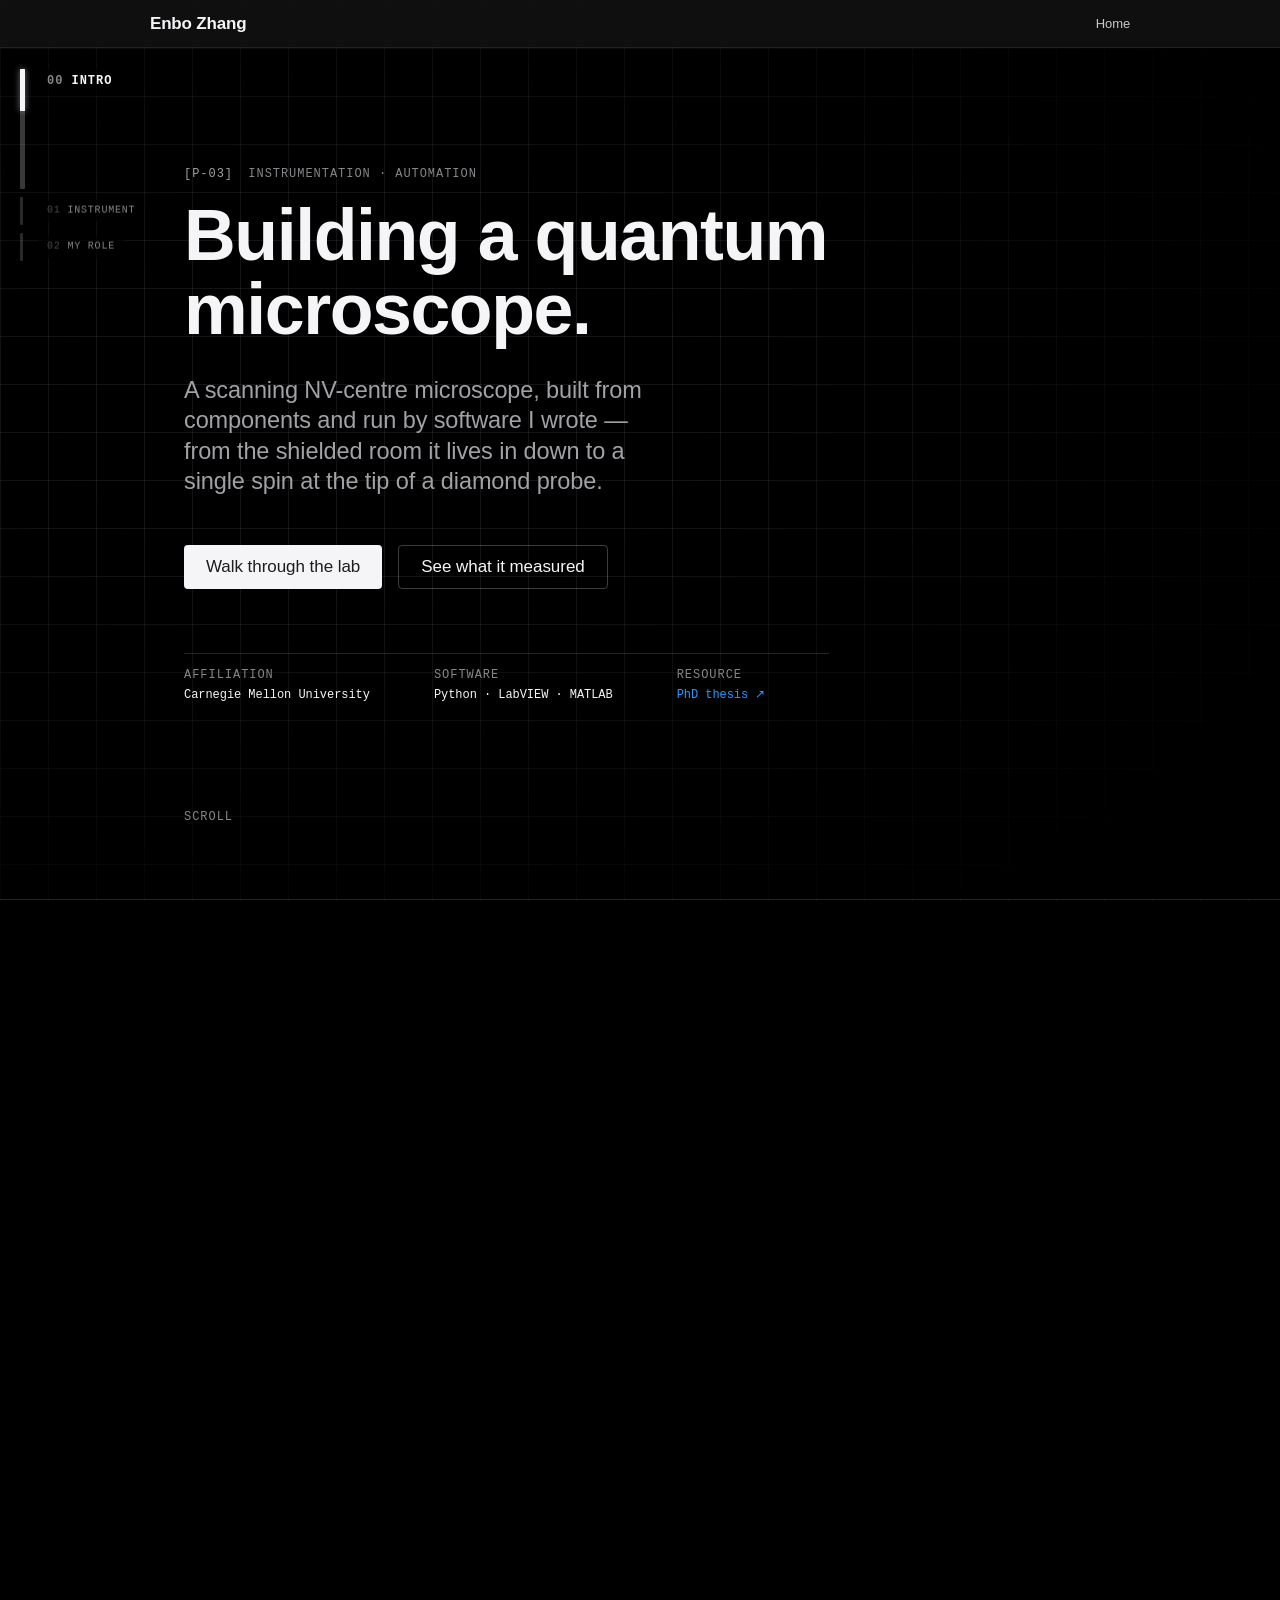
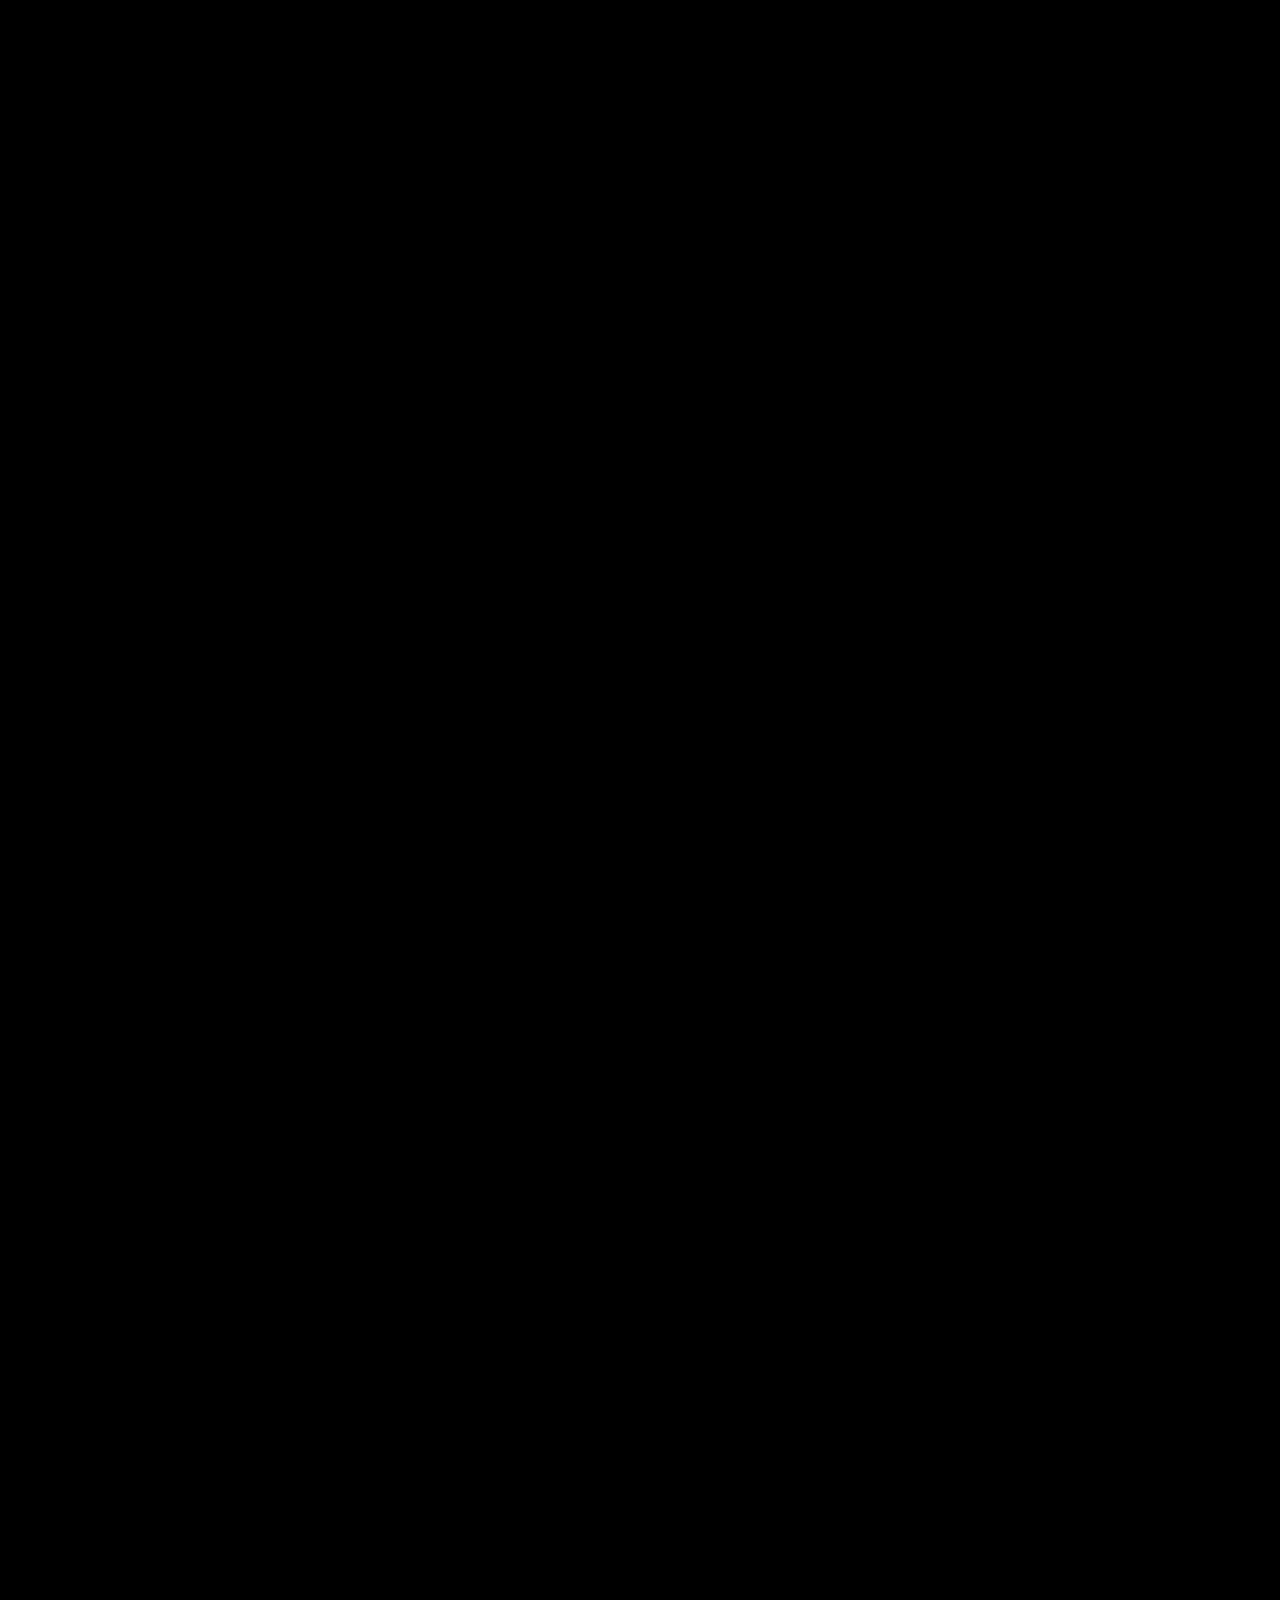
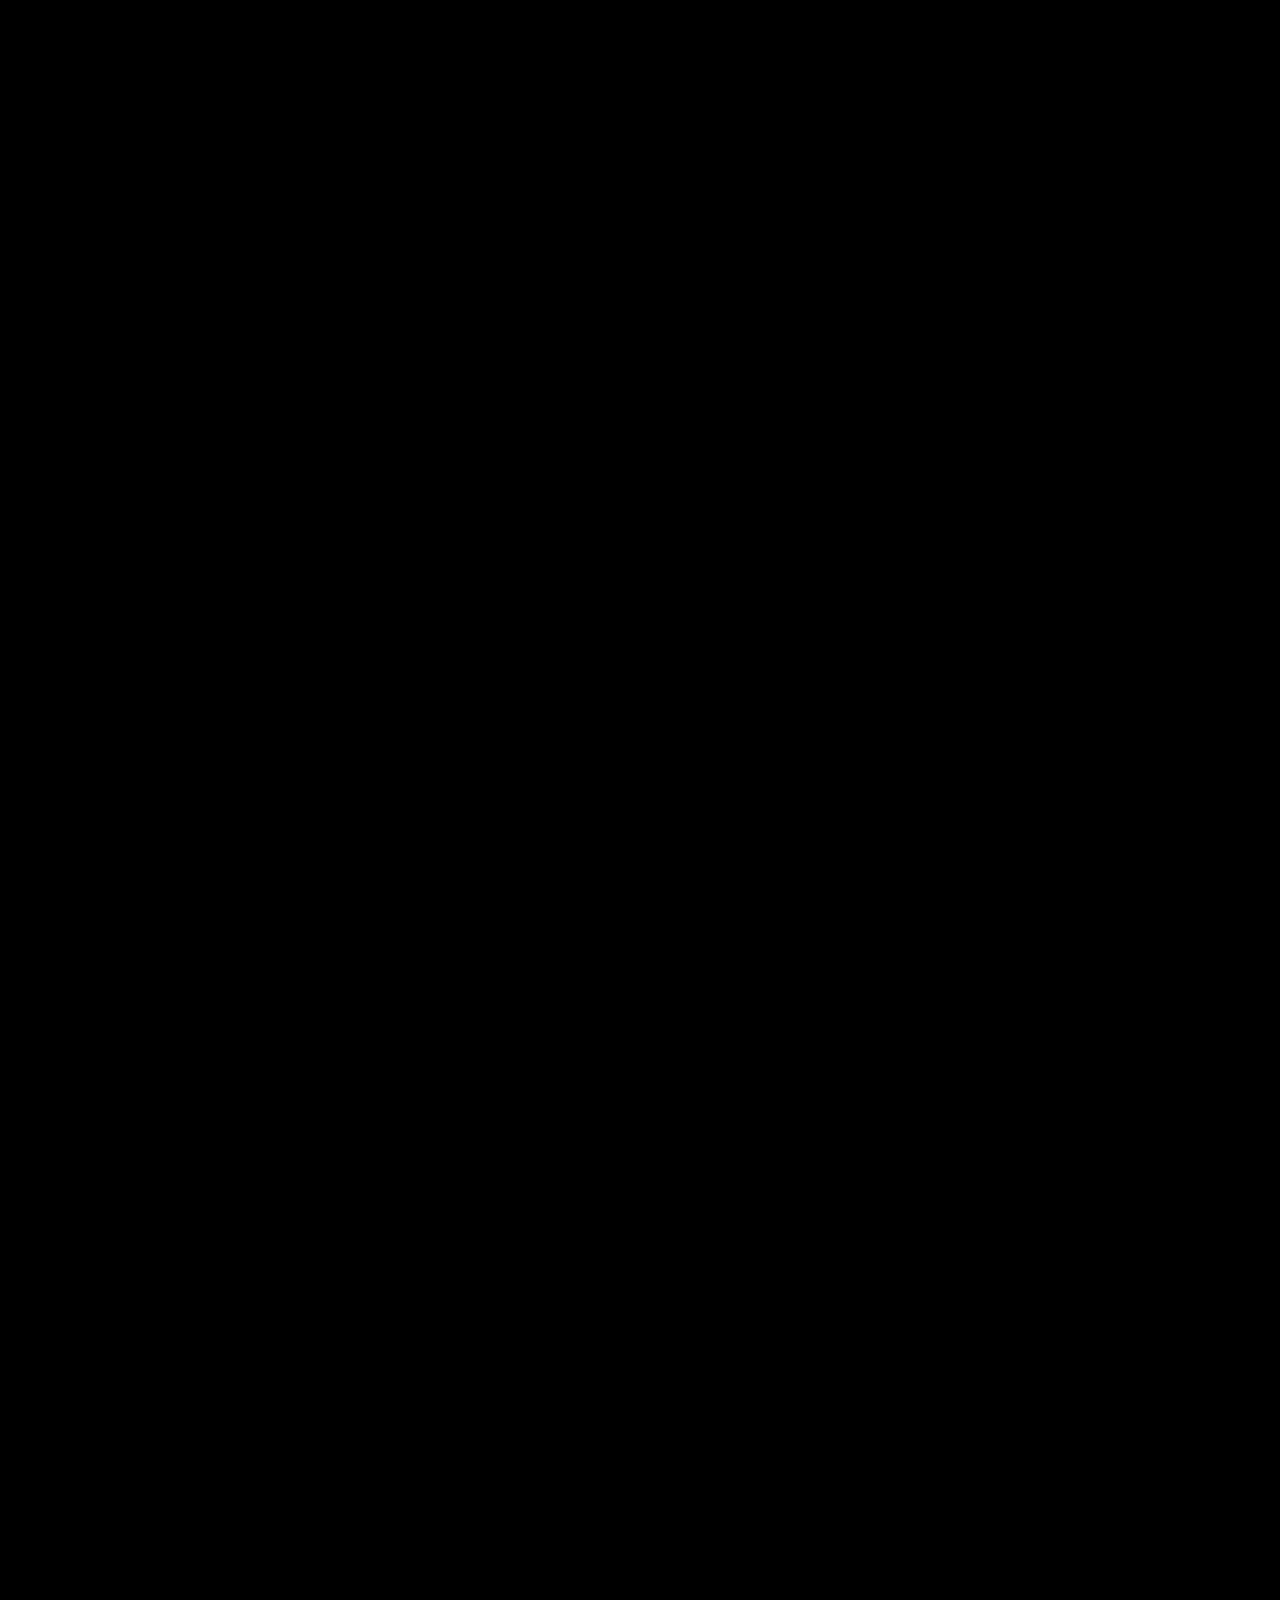
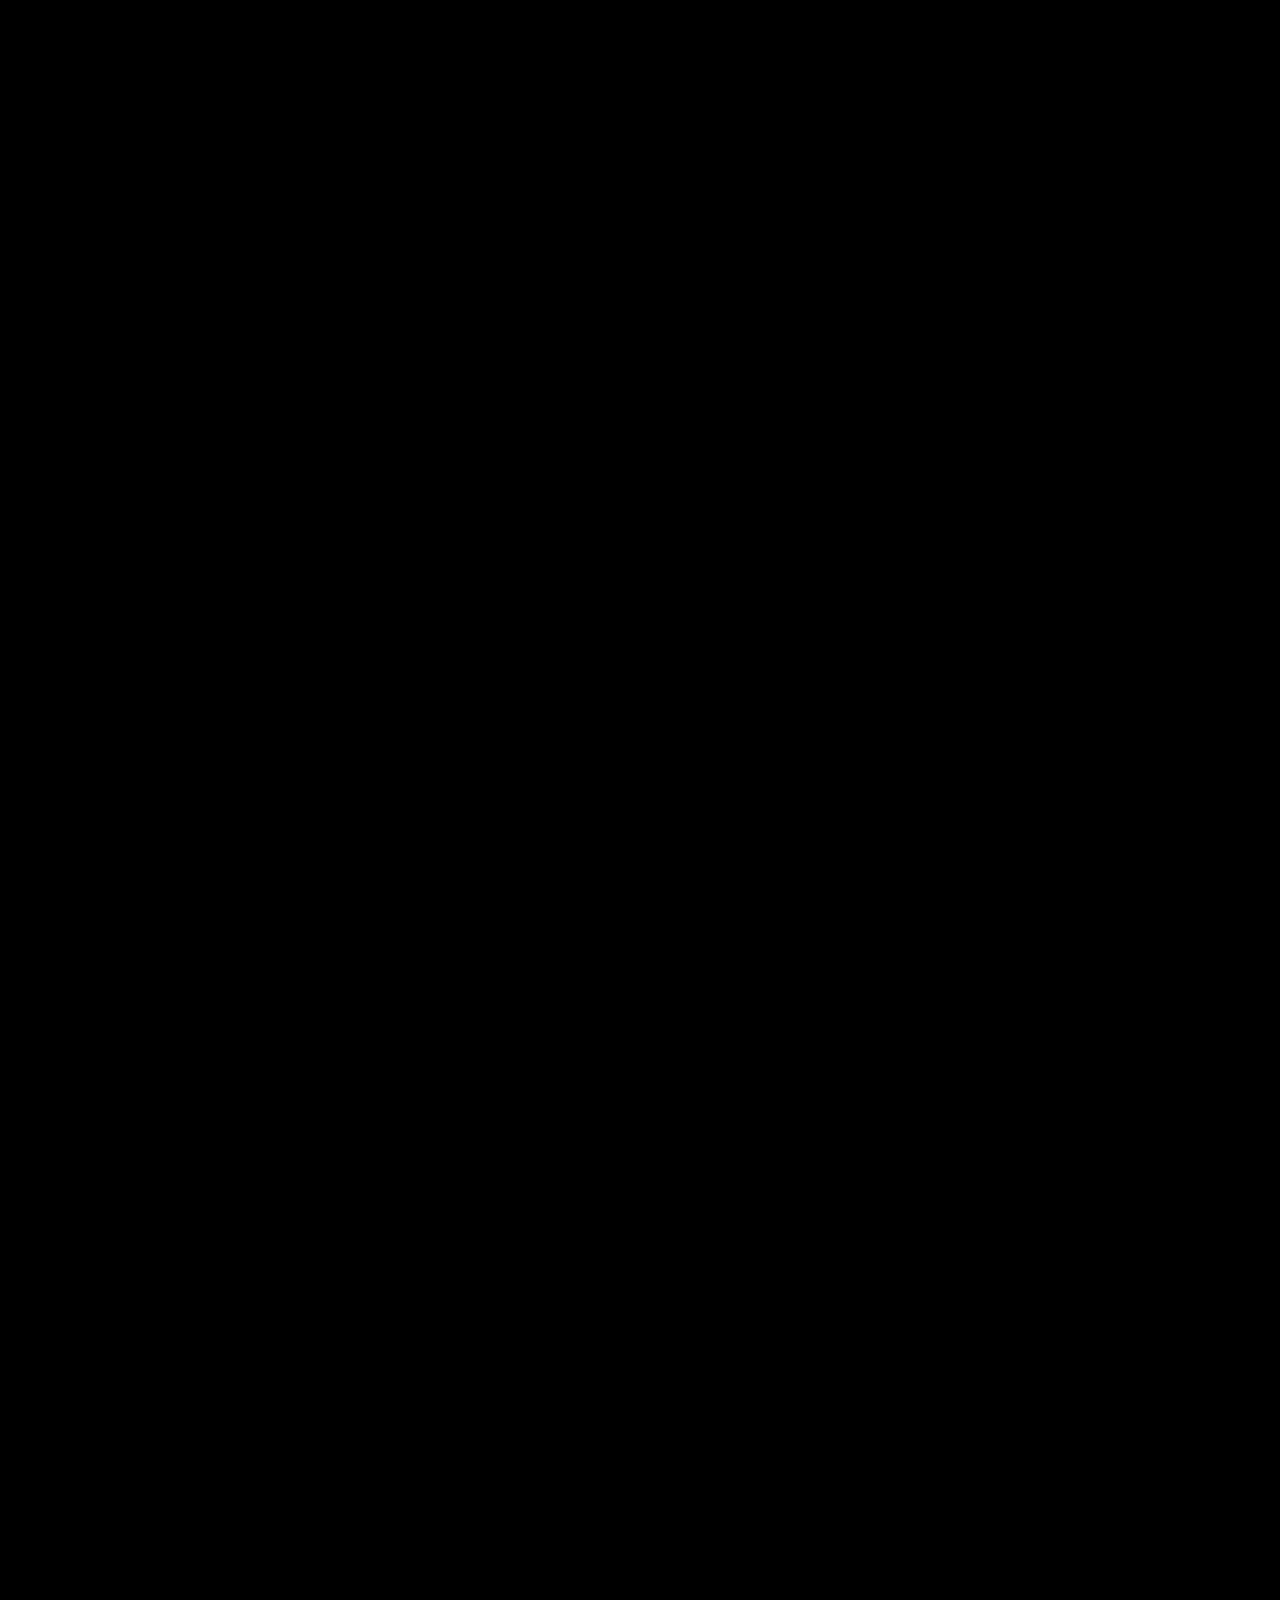
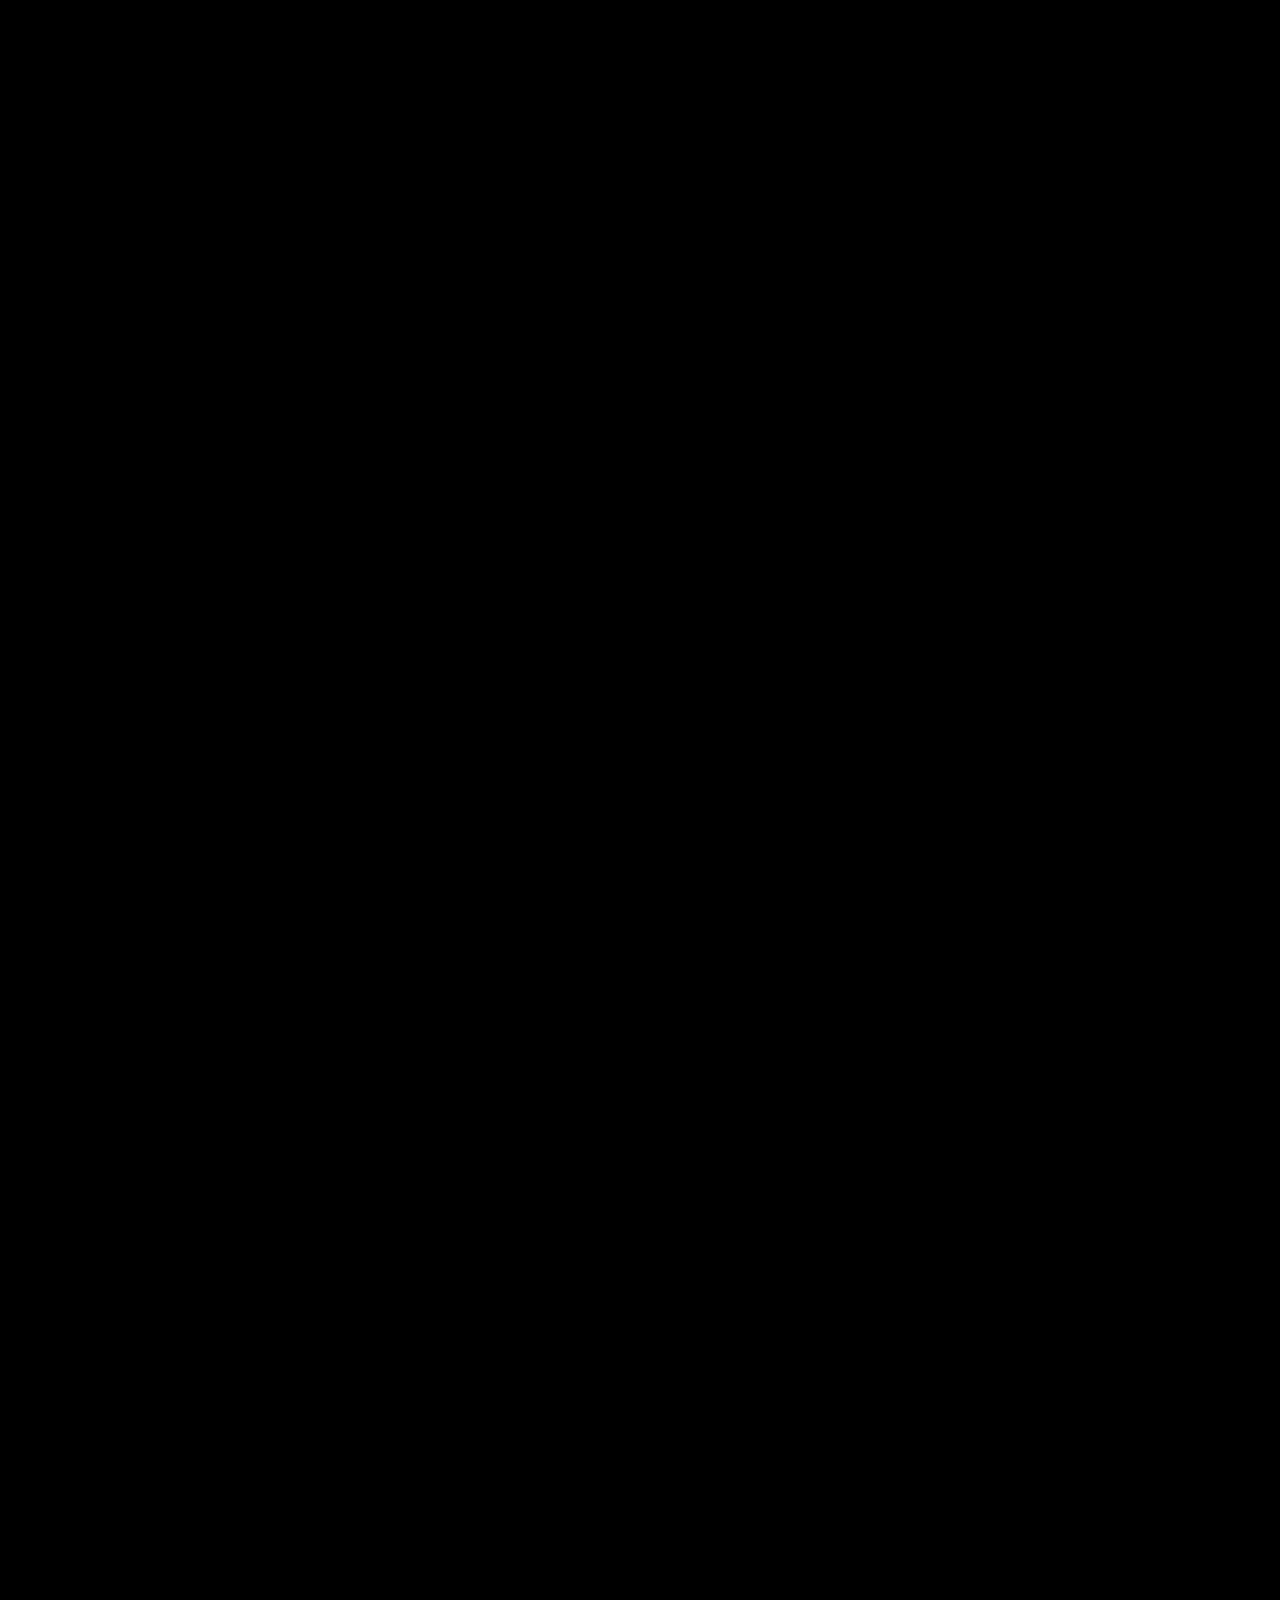
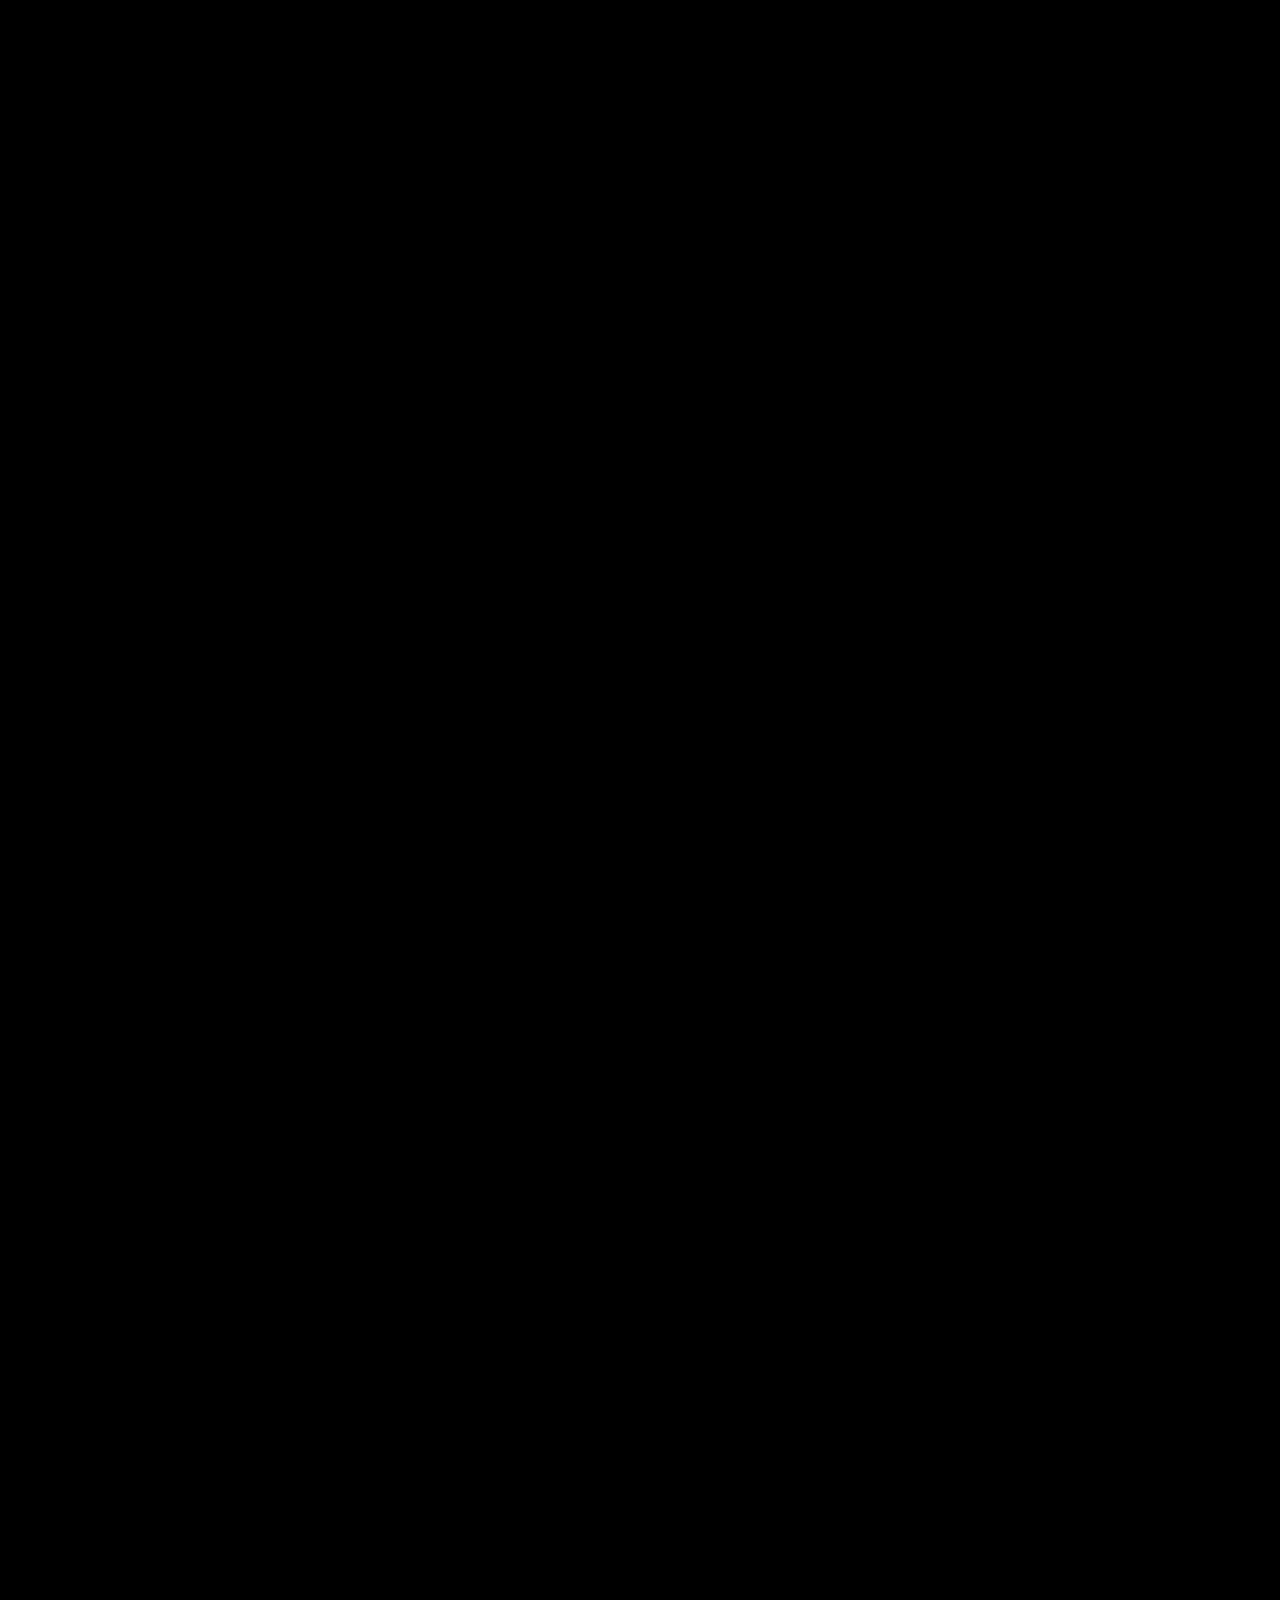
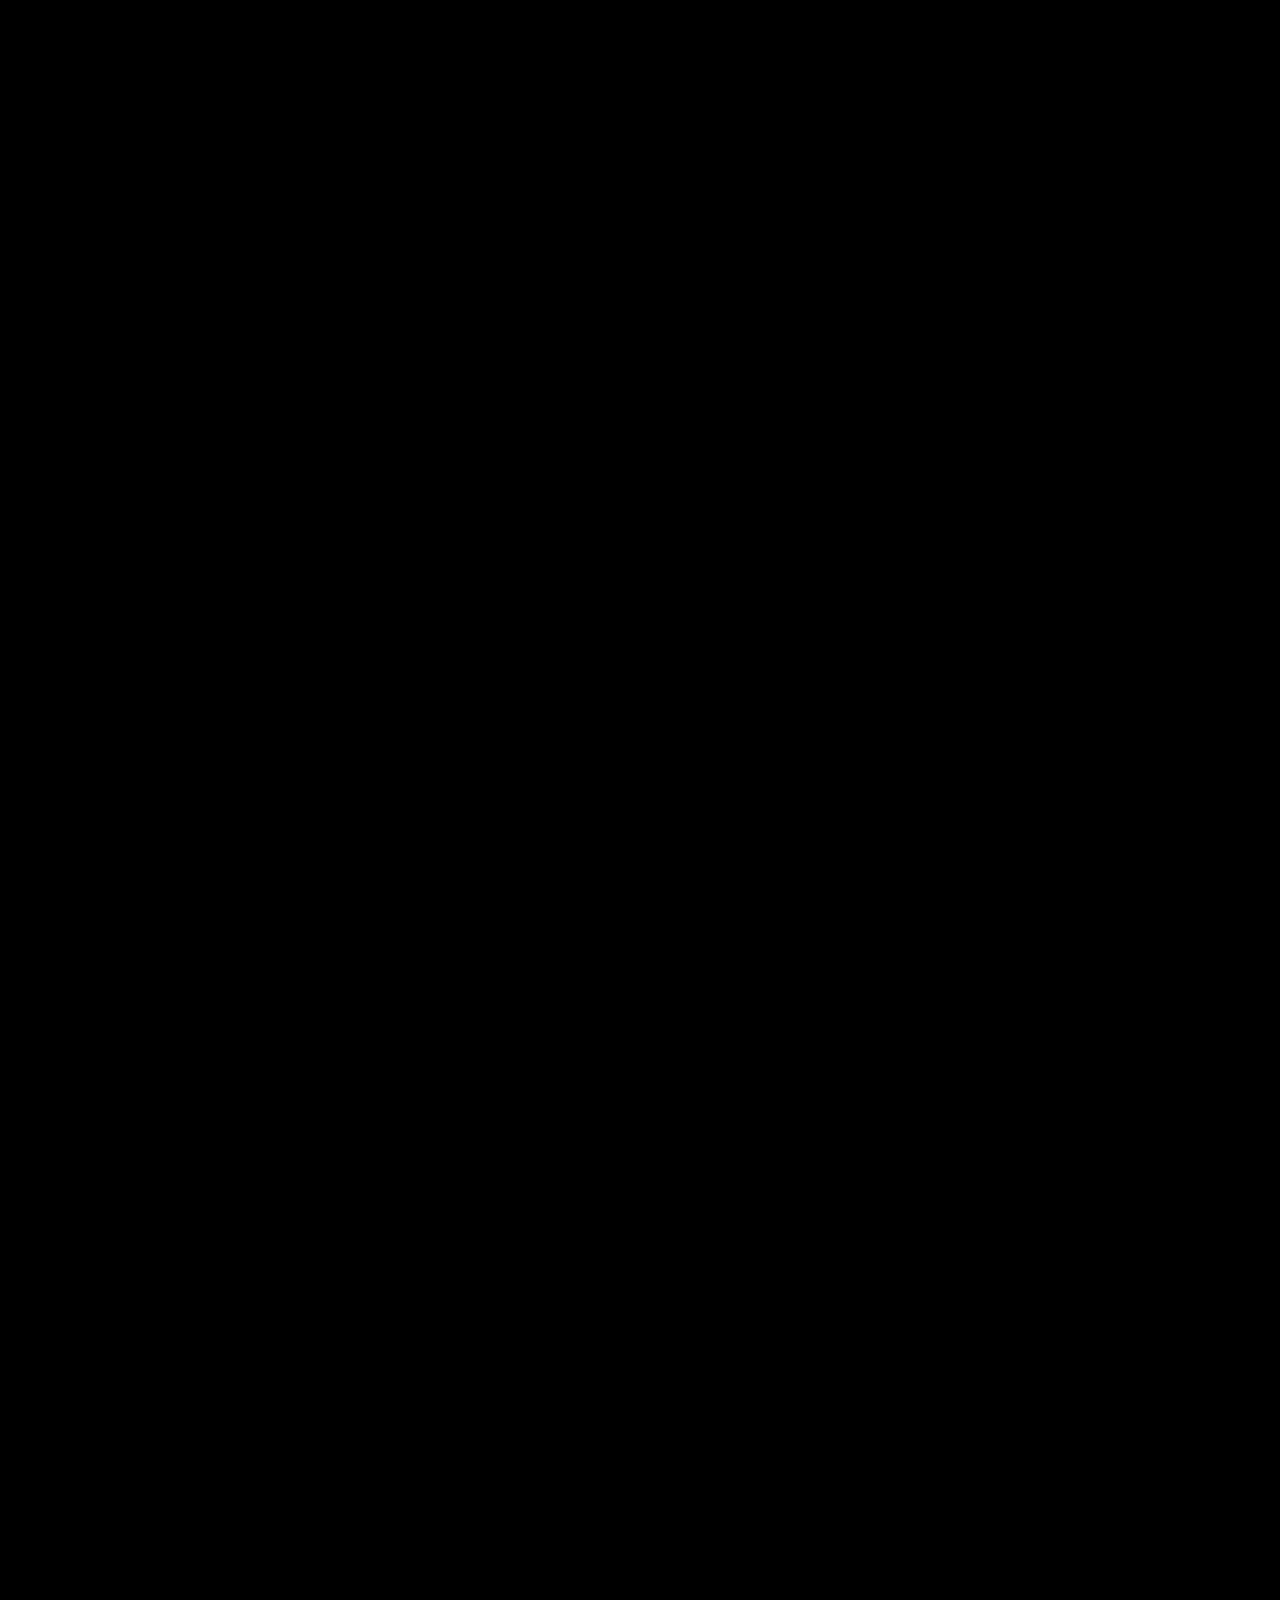
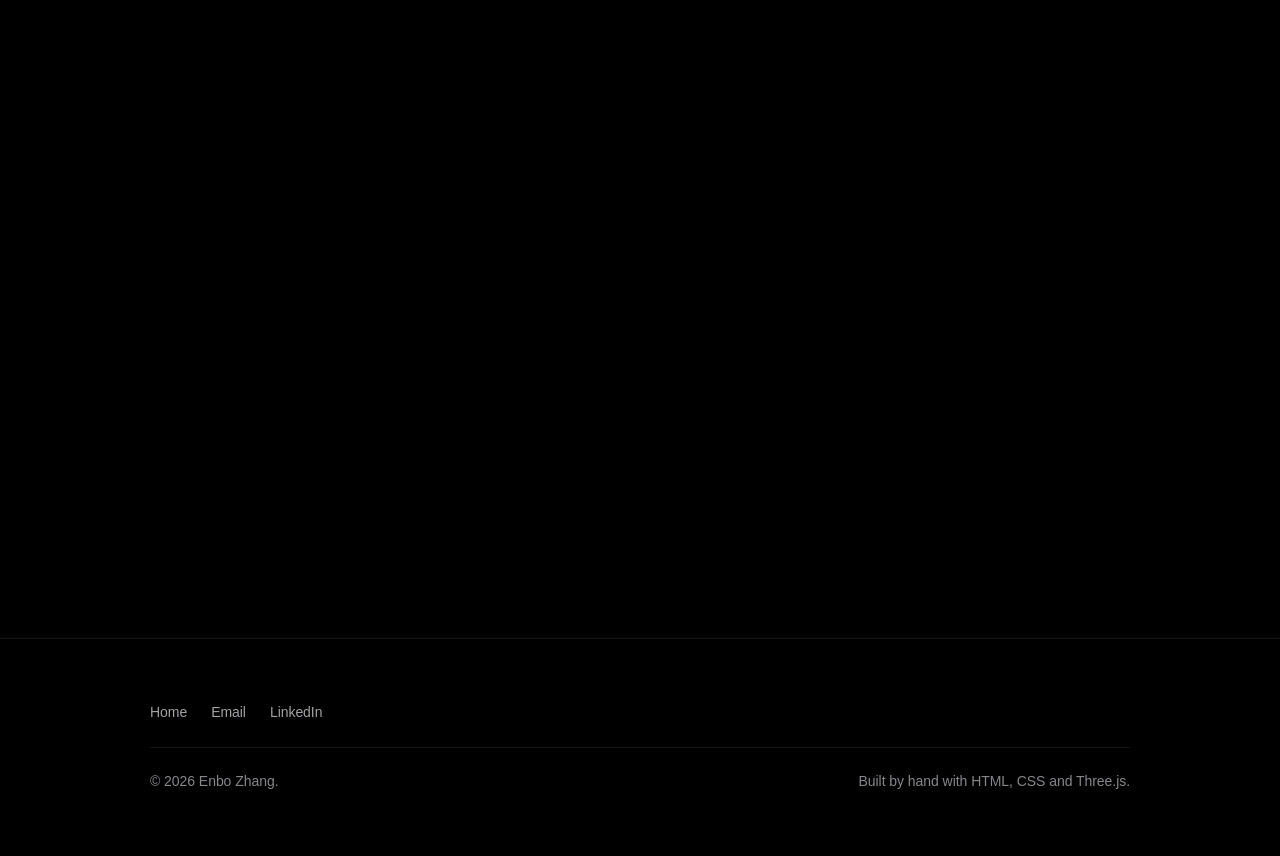
<file: projects/nv-microscope/index.html>
<!doctype html>
<html lang="en" class="no-js">
<head>
  <meta charset="utf-8">
  <meta name="viewport" content="width=device-width, initial-scale=1, viewport-fit=cover">
  <meta http-equiv="Content-Security-Policy" content="default-src 'self'; script-src 'self' https://gc.zgo.at 'sha256-5r0ceAi77ofyhKluuUBJUzdOIMc4aEZR9Xlgif5W6zg=' 'sha256-qPX4BtIQ1eOif35UrDZ7IRTYyquZhpJFLSPXLKWkf84='; style-src 'self'; img-src 'self' data: https://enbo-zhang.goatcounter.com; font-src 'self'; connect-src 'self' https://enbo-zhang.goatcounter.com; object-src 'none'; base-uri 'self'; form-action 'none'">
  <title>Building a quantum microscope — Enbo Zhang</title>
  <meta name="description" content="A scanning NV-centre microscope, built from components and run by its own control software: a 3D walk through the lab, from the shielded room down to the probe tip. A project by Enbo Zhang.">
  <meta name="theme-color" content="#000000">
  <meta name="color-scheme" content="dark">
  <meta property="og:type" content="article">
  <meta property="og:title" content="Building a quantum microscope — Enbo Zhang">
  <meta property="og:description" content="A scanning NV-centre microscope, built from components and run by its own control software: a 3D walk through the lab, from the shielded room down to the probe tip. A project by Enbo Zhang.">
  <meta property="og:image" content="https://enbo-zhang.github.io/assets/img/portrait.jpg">
  <meta property="og:url" content="https://enbo-zhang.github.io/projects/nv-microscope/">
  <meta name="twitter:card" content="summary_large_image">
  <link rel="icon" href="data:image/svg+xml,%3Csvg xmlns='http://www.w3.org/2000/svg' viewBox='0 0 64 64'%3E%3Crect width='64' height='64' rx='14' fill='%23000'/%3E%3Ccircle cx='32' cy='32' r='20' fill='none' stroke='%2364d2ff' stroke-width='3'/%3E%3Ccircle cx='32' cy='32' r='12' fill='none' stroke='%23ff375f' stroke-width='3'/%3E%3Ccircle cx='32' cy='32' r='5' fill='%23ff3b30'/%3E%3C/svg%3E">
  <script>document.documentElement.className='js';</script>
  <script type="importmap">{"imports":{"three":"../../assets/vendor/three/build/three.module.js","three/addons/":"../../assets/vendor/three/examples/jsm/"}}</script>
  <link rel="modulepreload" href="../../assets/vendor/three/build/three.module.js">
  <link rel="stylesheet" href="../../assets/css/tokens.css">
  <link rel="stylesheet" href="../../assets/css/site.css">
  <script type="module" src="../../assets/js/site.js"></script>
  <script data-goatcounter="https://enbo-zhang.goatcounter.com/count" async src="https://gc.zgo.at/count.js"></script>
</head>
<body class="page-project">
  <a class="skip-link" href="#main">Skip to content</a>

  <header class="gnav">
    <nav class="gnav__inner" aria-label="Main">
      <a class="gnav__name" href="../../index.html">Enbo Zhang</a>
      <a class="gnav__home" href="../../index.html">Home</a>
    </nav>
    <nav class="gnav__rail" aria-label="Sections">
      <a class="rail__seg" href="#overview"><span class="rail__label"><span class="rail__num">00</span> Intro</span><span class="rail__track"><span class="rail__fill"></span></span></a>
      <a class="rail__seg" href="#microscope"><span class="rail__label"><span class="rail__num">01</span> Instrument</span><span class="rail__track"><span class="rail__fill"></span></span></a>
      <a class="rail__seg" href="#role"><span class="rail__label"><span class="rail__num">02</span> My role</span><span class="rail__track"><span class="rail__fill"></span></span></a>
    </nav>
  </header>

  <main id="main">
    <!-- Hero -->
    <section id="overview" class="hero hero--project" aria-labelledby="hero-title">
      <p class="eyebrow lab-label"><span class="lab-index">[P-03]</span> Instrumentation · Automation</p>
      <h1 class="hero__title" id="hero-title">Building a quantum microscope.</h1>
      <p class="hero__sub">A scanning NV-centre microscope, built from components and run by software I wrote — from the shielded room it lives in down to a single spin at the tip of a diamond probe.</p>
      <div class="cta-row">
        <a class="btn btn--primary" href="#microscope">Walk through the lab</a>
        <a class="btn btn--secondary" href="../nv-chirality/index.html">See what it measured</a>
      </div>
      <dl class="hero__spec">
        <div><dt>Affiliation</dt><dd>Carnegie Mellon University</dd></div>
        <div><dt>Software</dt><dd>Python · LabVIEW · MATLAB</dd></div>
        <div><dt>Resource</dt><dd><a href="https://scholar.google.com/citations?view_op=view_citation&amp;hl=en&amp;user=Yu6iXkMAAAAJ&amp;citation_for_view=Yu6iXkMAAAAJ:zYLM7Y9cAGgC" rel="noopener noreferrer" target="_blank">PhD thesis <span aria-hidden="true">↗</span></a></dd></div>
      </dl>
      <div class="hero__cue" aria-hidden="true">Scroll</div>
    </section>

    <!-- The instrument -->
    <section id="microscope" class="section microscope" aria-labelledby="microscope-title">
      <div class="container--wide">
        <div class="lockup" data-reveal>
          <p class="eyebrow c-nv">The instrument</p>
          <h2 class="headline" id="microscope-title">I built the microscope.</h2>
          <p class="subhead">Assembled from components and tuned by hand. Scroll through the lab, from the room down to the probe tip; drag the model to look around.</p>
        </div>
      </div>
    </section>

    <section id="scene-setup" class="scene scene--keep-text" data-scene="lab-setup" aria-labelledby="scene-setup-title">
      <h2 class="visually-hidden" id="scene-setup-title">A 3D model of the lab and the instrument, from the shielded room to the probe tip</h2>
      <div class="scene__sticky">
        <canvas class="scene__canvas setup__canvas" aria-hidden="true"></canvas>
        <div class="scene__fade scene__fade--top"></div>
        <div class="scene__fade scene__fade--bottom"></div>
        <div class="scene__beats">
          <div class="beat beat--bottom beat--compact" data-start="0.02" data-end="0.10">
            <p class="beat__eyebrow">The room</p>
            <h3 class="beat__title">A quiet box for one spin.</h3>
            <p class="beat__text">The whole setup lives inside one room-sized Faraday cage. Electronic noise from outside stops at the walls, and the temperature holds within ±1 °C.</p>
          </div>
          <div class="beat beat--bottom beat--compact" data-start="0.12" data-end="0.20">
            <p class="beat__eyebrow">Against vibration</p>
            <h3 class="beat__title">The instruments hang.</h3>
            <p class="beat__text">The computer, the microwave generator and the amplifier are all suspended from the ceiling, right above the optics, to avoid vibration.</p>
          </div>
          <div class="beat beat--bottom beat--compact" data-start="0.22" data-end="0.30">
            <p class="beat__eyebrow">Still air</p>
            <h3 class="beat__title">Curtain, then cage.</h3>
            <p class="beat__text">The two optical tables sit behind a black curtain inside a second cage, to avoid airflow around the beam.</p>
          </div>
          <div class="beat beat--bottom beat--compact" data-start="0.32" data-end="0.40">
            <p class="beat__eyebrow">Automation</p>
            <h3 class="beat__title">Load the sample. Walk away.</h3>
            <p class="beat__text">Control software I wrote in Python, LabVIEW and MATLAB runs the laser pulses, the microwave chain, the optical scan and the nano-positioning. Once the sample is loaded, a measurement runs start to finish on its own.</p>
          </div>
          <div class="beat beat--bottom beat--compact" data-start="0.42" data-end="0.49">
            <p class="beat__eyebrow">Table one</p>
            <h3 class="beat__title">Light, in pulses.</h3>
            <p class="beat__text">A green laser passes through an acousto-optic modulator, which switches it on and off in short pulses. A single optical fibre carries the light to the second table.</p>
          </div>
          <div class="beat beat--bottom beat--compact" data-start="0.50" data-end="0.56">
            <p class="beat__eyebrow">Table two</p>
            <h3 class="beat__title">A confocal microscope, and the AFM.</h3>
            <p class="beat__text">A galvo mirror scans the focus across the sample. Green light makes the NV centre in the probe glow red; that glow comes back to a single-photon detector, which fires a pulse for every photon it catches. Counting the pulses gives the brightness. The AFM and its nano-positioning stage share this table.</p>
          </div>
          <div class="beat beat--bottom beat--compact" data-start="0.575" data-end="0.682">
            <p class="beat__eyebrow">Down to the sample</p>
            <h3 class="beat__title">Follow the beam.</h3>
            <p class="beat__text">At the far end of the same table, a periscope drops the beam into the objective of the AFM. Underneath, a stick-slip stage brings the sample into place and a closed-loop piezo scanner rasters it, nanometre by nanometre.</p>
          </div>
          <div class="beat beat--bottom beat--compact" data-start="0.712" data-end="0.82">
            <p class="beat__eyebrow">The probe</p>
            <h3 class="beat__title">A diamond on a tuning fork.</h3>
            <p class="beat__text">The NV probe hangs from the top on a quartz tuning fork, which holds the diamond tip nanometres above the sample: a thin magnetic film of YIG under a gold stripline. A waveguide probe lands on the stripline, and its microwaves launch spin waves through the film.</p>
          </div>
          <div class="beat beat--bottom beat--compact" data-start="0.904" data-end="1.00">
            <p class="beat__eyebrow">At the tip</p>
            <h3 class="beat__title">One spin, reading the waves.</h3>
            <p class="beat__text">A single NV centre at the apex, above the YIG film. Each spin wave's field rotates, and the hand depends on its direction: <span class="sigma-plus">σ+</span> heading left, <span class="sigma-minus">σ−</span> heading right. With the microwave on the <span class="sigma-plus">σ+</span> line, the NV dims over the left-going wave and stays bright over the right-going one.</p>
          </div>
        </div>
        <div class="scene__fallback">
          <p>The interactive 3D view isn't available in this browser. The lab: the setup sits in a room-sized Faraday cage held within ±1 °C; the computer, microwave generator and amplifier are suspended from the ceiling above the optics; the two optical tables are enclosed by a black curtain and a second cage against airflow; and control software (Python, LabVIEW, MATLAB) runs the whole measurement automatically once the sample is loaded. The instrument: a 532 nm laser, half-wave plate, beam splitter and acousto-optic modulator, coupled by fibre to the second table: a dichroic mirror, galvo scanner and 4f relay, then, on the same table, a periscope down into a 50x objective. Under the objective, the AFM: the NV probe on a tuning fork above the sample, which sits on stick-slip coarse stages and a piezo XYZ scanner, with a waveguide probe on the stripline. Red light returns through the dichroic to a single-photon counter.</p>
        </div>
      </div>
    </section>

    <section class="section microscope microscope--after" aria-label="About the instrument">
      <div class="container--wide">
        <div class="tiles" data-reveal-group>
          <div class="tile tile--2 stat">
            <p class="stat__label">Sensor</p>
            <p class="stat__value c-nv-red">One spin</p>
            <p class="stat__note">A single nitrogen-vacancy centre at the tip of a diamond probe.</p>
          </div>
          <div class="tile tile--2 stat">
            <p class="stat__label">Resolution</p>
            <p class="stat__value">Nanoscale</p>
            <p class="stat__note">The sensor rides nanometres above the sample on an atomic-force probe.</p>
          </div>
          <div class="tile tile--2 stat">
            <p class="stat__label">Conditions</p>
            <p class="stat__value">Room temperature</p>
            <p class="stat__note">No cryostat. A green laser in, red light out.</p>
          </div>
          <div class="tile tile--3 stat">
            <p class="stat__label">Built from</p>
            <p class="stat__value">Components</p>
            <p class="stat__note">Tuning-fork force sensing, confocal optics, single-photon counting and a microwave chain, integrated into one scanning system.</p>
          </div>
          <div class="tile tile--3 stat tile--wide-md">
            <p class="stat__label">Readout</p>
            <p class="stat__value">Light</p>
            <p class="stat__note">The sensor dims when it feels the right microwave field. Brightness is the signal.</p>
          </div>
        </div>
        <p class="section__caption" data-reveal>Instrument design, construction and control software: Enbo Zhang.</p>
      </div>
    </section>

    <!-- My role -->
    <section id="role" class="section role" aria-labelledby="role-title">
      <div class="container--wide">
        <div class="lockup" data-reveal>
          <p class="eyebrow">My role</p>
          <h2 class="headline" id="role-title">Every part, by hand.</h2>
          <p class="subhead">I designed and assembled the instrument, wrote the software that runs it, and used it for the measurements.</p>
        </div>
        <div class="tiles" data-reveal-group>
          <div class="tile tile--6 role-block">
            <ul class="role-list">
              <li><span class="role-list__tag c-nv">Instrumentation</span><span class="role-list__item">Built the scanning NV microscope from components.</span></li>
              <li><span class="role-list__tag">Optics</span><span class="role-list__item">Pulsed excitation, confocal scanning, single-photon counting.</span></li>
              <li><span class="role-list__tag">Microwave</span><span class="role-list__item">The drive chain and the waveguide probe.</span></li>
              <li><span class="role-list__tag">Nano-positioning</span><span class="role-list__item">Coarse stages, piezo scanner, tuning-fork AFM.</span></li>
              <li><span class="role-list__tag">Automation</span><span class="role-list__item">Python, LabVIEW and MATLAB control: load the sample, and a measurement runs on its own.</span></li>
            </ul>
          </div>
        </div>
      </div>
    </section>

    <!-- Next -->
    <section id="next" class="section next" aria-labelledby="next-title">
      <div class="container">
        <div class="lockup" data-reveal>
          <h2 class="headline" id="next-title">See what it measured.</h2>
          <p class="subhead">The spin-wave project shows what this microscope can read: the handedness of a magnetic wave, at a single point.</p>
          <div class="cta-row">
            <a class="btn btn--primary" href="../nv-chirality/index.html">See the physics</a>
            <a class="btn btn--secondary" href="../../index.html#contact">Get in touch</a>
            <a class="btn btn--secondary" href="../../index.html#work">Back to all work</a>
          </div>
        </div>
      </div>
    </section>
  </main>

  <footer class="gfoot">
    <div class="container">
      <ul class="gfoot__links">
        <li><a href="../../index.html">Home</a></li>
        <li><a href="mailto:zebmail1@gmail.com">Email</a></li>
        <li><a href="https://www.linkedin.com/in/enbo-zhang-559964148/" rel="noopener noreferrer" target="_blank">LinkedIn</a></li>
      </ul>
      <div class="gfoot__row">
        <p>© 2026 Enbo Zhang.</p>
        <p>Built by hand with HTML, CSS and Three.js.</p>
      </div>
    </div>
  </footer>
</body>
</html>
</file>
<file: assets/css/tokens.css>
/* ==========================================================================
   tokens.css — Enbo Zhang personal site
   Design tokens only. Dark theme only. No selectors other than :root.
   Owner: designer agent. Consumed by site.css (web agent).
   Optional webfont: Inter from Google Fonts may be loaded as a fallback
   for non-Apple platforms (weights 400,500,600,700):
     <link rel="preconnect" href="https://fonts.googleapis.com">
     <link rel="preconnect" href="https://fonts.gstatic.com" crossorigin>
     <link href="https://fonts.googleapis.com/css2?family=Inter:wght@400;500;600;700&display=swap" rel="stylesheet">
   On macOS/iOS the system SF Pro is used and Inter is never downloaded-in-use.
   ========================================================================== */

:root {
  color-scheme: dark;

  /* ------------------------------------------------------------------------
     1. Colour — surfaces
     ------------------------------------------------------------------------ */
  --c-bg:              #000000;   /* page background (everywhere) */
  --c-surface-1:       #0b0b0d;   /* section bands, subtle lift */
  --c-surface-2:       #161617;   /* tiles / cards (Apple dark tile) */
  --c-surface-3:       #1d1d1f;   /* hovered tile, segmented track */
  --c-surface-4:       #2a2a2d;   /* segmented thumb, inputs */
  --c-surface-paper:   #f5f5f7;   /* behind paper figures (they have white bg) */
  --c-nav-bg:          rgba(22, 22, 23, 0.72);  /* translucent nav, used with backdrop blur */
  --c-scrim:           rgba(0, 0, 0, 0.88);     /* lightbox backdrop */
  --c-beat-scrim:      radial-gradient(closest-side, rgba(0,0,0,0.55), rgba(0,0,0,0) 100%); /* behind text beats on mobile */

  /* Hairlines / borders */
  --c-hairline:        rgba(255, 255, 255, 0.08);
  --c-border:          rgba(255, 255, 255, 0.14);
  --c-border-strong:   rgba(255, 255, 255, 0.24);

  /* ------------------------------------------------------------------------
     2. Colour — text (Apple dark style)
     ------------------------------------------------------------------------ */
  --c-text-1:          #f5f5f7;   /* primary: headlines, body */
  --c-text-2:          #a1a1a6;   /* secondary: subheads, supporting lines */
  --c-text-3: #86868b;   /* tertiary: captions, meta, footer */
  --c-text-inverse:    #1d1d1f;   /* text on light pill buttons */
  --c-link:            #2997ff;   /* Apple dark link blue */
  --c-link-hover:      #64b5ff;
  --c-focus:           #2997ff;   /* focus ring */

  /* ------------------------------------------------------------------------
     3. Colour — physics accents (keep identical across text, UI and 3D)
     ------------------------------------------------------------------------ */
  --c-sigma-plus:      #ff375f;   /* σ+  right-handed  (magenta) */
  --c-sigma-minus:     #64d2ff;   /* σ−  left-handed   (cyan) */
  --c-nv-red:          #ff3b30;   /* NV fluorescence core */
  --c-nv-glow:         #ff6a4d;   /* NV fluorescence bloom */
  --c-laser:           #30d158;   /* 532 nm laser green */
  --c-nitrogen:        #5b8cff;   /* nitrogen atom */
  --c-lattice:         #cfe8ff;   /* diamond lattice (use at low opacity) */
  --c-yig:             #ffb340;   /* YIG film amber */
  --c-gold:            #d4af37;   /* gold stripline */
  --c-heat:            #ed6925;   /* HAMR heat (inferno orange) */
  --c-hbn:             #bfe9ff;   /* h-BN sheets (ice cyan) */
  --c-xray:            #b69cff;   /* X-ray beam (XRR chapter, violet) */

  /* Soft (tinted) variants for chips, tile washes, toggle thumbs */
  --c-sigma-plus-soft:  rgba(255, 55, 95, 0.16);
  --c-sigma-minus-soft: rgba(100, 210, 255, 0.16);
  --c-yig-soft:         rgba(255, 179, 64, 0.14);
  --c-nv-soft:          rgba(255, 59, 48, 0.16);

  /* ------------------------------------------------------------------------
     4. Gradients
     ------------------------------------------------------------------------ */
  /* "Handedness" gradient text: magenta → cyan (σ+ → σ−) */
  --grad-handedness:   linear-gradient(90deg, #ff375f 0%, #a98bff 50%, #64d2ff 100%);
  /* NV glow gradient text: red → warm orange */
  --grad-nv:           linear-gradient(90deg, #ff3b30 0%, #ff6a4d 60%, #ff9f0a 100%);
  /* YIG / gold gradient text */
  --grad-yig:          linear-gradient(90deg, #ffd60a 0%, #ffb340 55%, #d4af37 100%);
  /* Neutral silver gradient text (hero name) */
  --grad-silver:       linear-gradient(180deg, #ffffff 0%, #c7c7cc 100%);
  /* Hero ambient backdrop (behind canvas / when no canvas) */
  --grad-hero-ambient: radial-gradient(60% 50% at 30% 40%, rgba(255,55,95,0.18) 0%, rgba(0,0,0,0) 70%),
                       radial-gradient(55% 45% at 72% 60%, rgba(100,210,255,0.16) 0%, rgba(0,0,0,0) 70%),
                       #000;
  /* Tile top-light sheen */
  --grad-tile-sheen:   linear-gradient(180deg, rgba(255,255,255,0.05) 0%, rgba(255,255,255,0) 40%);
  /* Fade edges of sticky stages into page */
  --grad-stage-fade-top:    linear-gradient(180deg, #000 0%, rgba(0,0,0,0) 100%);
  --grad-stage-fade-bottom: linear-gradient(0deg,   #000 0%, rgba(0,0,0,0) 100%);
  /* Usage for gradient text:
       background: var(--grad-handedness);
       -webkit-background-clip: text; background-clip: text;
       color: transparent; */

  /* ------------------------------------------------------------------------
     5. Typography — families & weights
     ------------------------------------------------------------------------ */
  --font-display: -apple-system, BlinkMacSystemFont, "SF Pro Display", "SF Pro Text", "Inter", "Helvetica Neue", Arial, sans-serif;
  --font-text:    -apple-system, BlinkMacSystemFont, "SF Pro Text", "SF Pro Display", "Inter", "Helvetica Neue", Arial, sans-serif;
  --font-mono:    ui-monospace, "SF Mono", SFMono-Regular, Menlo, Consolas, monospace;

  --fw-regular:   400;
  --fw-medium:    500;
  --fw-semibold:  600;
  --fw-bold:      700;

  /* ------------------------------------------------------------------------
     6. Typography — fluid type scale (min @ 375px  →  max @ 1440px)
     ------------------------------------------------------------------------ */
  --fs-hero:      clamp(3.5rem, 2.26rem + 5.28vw, 6rem);       /* 56 → 96  hero title */
  --fs-display:   clamp(2.5rem, 1.8rem + 3vw, 4.5rem);         /* 40 → 72  section headline / big stat */
  --fs-headline:  clamp(2rem, 1.56rem + 1.88vw, 3.5rem);       /* 32 → 56  beat headline, section h2 */
  --fs-title:     clamp(1.5rem, 1.28rem + 0.94vw, 2.5rem);     /* 24 → 40  tile headline, card title */
  --fs-subhead:   clamp(1.1875rem, 1.07rem + 0.5vw, 1.75rem);  /* 19 → 28  supporting line under headline */
  --fs-body-lg:   clamp(1.0625rem, 0.99rem + 0.3vw, 1.3125rem);/* 17 → 21  body / beat copy */
  --fs-body:      1.0625rem;                                    /* 17       UI text, tile copy */
  --fs-eyebrow:   clamp(0.9375rem, 0.88rem + 0.25vw, 1.1875rem);/* 15 → 19 eyebrow above headlines */
  --fs-caption:   0.875rem;                                     /* 14       captions, meta */
  --fs-micro:     0.75rem;                                      /* 12       legal / footer fine print */
  --fs-nav:       0.8125rem;                                    /* 13       nav links (Apple-like) */
  --fs-nav-name:  1.0625rem;                                    /* 17       nav wordmark */

  /* Line heights */
  --lh-hero:      1.03;
  --lh-display:   1.06;
  --lh-headline:  1.1;
  --lh-title:     1.15;
  --lh-subhead:   1.3;
  --lh-body:      1.48;
  --lh-caption:   1.42;

  /* Letter-spacing */
  --ls-hero:      -0.025em;
  --ls-display:   -0.02em;
  --ls-headline:  -0.015em;
  --ls-title:     -0.01em;
  --ls-subhead:   -0.005em;
  --ls-body:      -0.003em;
  --ls-caption:   0;
  --ls-eyebrow:   0.01em;    /* eyebrows are sentence case, NOT uppercase */
  --ls-nav:       -0.01em;

  /* Measure (max line length for running text) */
  --measure-tight: 22ch;     /* headlines */
  --measure:       38em;     /* body paragraphs */

  /* ------------------------------------------------------------------------
     7. Spacing scale (4px base)
     ------------------------------------------------------------------------ */
  --sp-1:   0.25rem;  /*   4 */
  --sp-2:   0.5rem;   /*   8 */
  --sp-3:   0.75rem;  /*  12 */
  --sp-4:   1rem;     /*  16 */
  --sp-5:   1.5rem;   /*  24 */
  --sp-6:   2rem;     /*  32 */
  --sp-7:   3rem;     /*  48 */
  --sp-8:   4rem;     /*  64 */
  --sp-9:   6rem;     /*  96 */
  --sp-10:  8rem;     /* 128 */
  --sp-11:  10rem;    /* 160 */

  /* Fluid section rhythm */
  --section-pad-y:  clamp(5rem, 3.2rem + 7.5vw, 10rem);   /* 80 → 160 vertical padding per section */
  --gutter:         clamp(1rem, 0.4rem + 2.5vw, 2.5rem);  /* 16 → 40 page side padding */
  --tile-gap:       clamp(0.75rem, 0.6rem + 0.6vw, 1.25rem); /* 12 → 20 bento gap */
  --stack-headline-sub: var(--sp-4);   /* headline → subhead */
  --stack-eyebrow-headline: var(--sp-3);/* eyebrow → headline */
  --stack-sub-cta:  var(--sp-6);       /* subhead → CTA row */

  /* ------------------------------------------------------------------------
     8. Layout widths
     ------------------------------------------------------------------------ */
  --w-text:     692px;    /* centred copy blocks (Apple "small" grid) */
  --w-content:  980px;    /* standard content width */
  --w-wide:     1200px;   /* tiles grid, gallery */
  --w-max:      1440px;   /* full-bleed cap for stages */
  --nav-h:      48px;     /* global nav height (44 on ≤734px) */
  --nav-h-sm:   44px;

  /* Breakpoints (reference only — CSS vars can't be used in @media):
       small  ≤ 734px
       medium 735px – 1068px
       large  ≥ 1069px                                                  */

  /* ------------------------------------------------------------------------
     9. Radii
     ------------------------------------------------------------------------ */
  --r-xs:     6px;
  --r-sm:     12px;
  --r-md:     18px;     /* small cards, figure thumbs */
  --r-tile:   28px;     /* bento tiles, project cards */
  --r-tile-sm: 20px;    /* tiles on ≤734px */
  --r-pill:   980px;    /* buttons, segmented control */
  --r-round:  50%;

  /* ------------------------------------------------------------------------
     10. Shadows / effects
     ------------------------------------------------------------------------ */
  --shadow-tile:     0 1px 0 rgba(255,255,255,0.04) inset, 0 20px 60px rgba(0,0,0,0.5);
  --shadow-lightbox: 0 30px 120px rgba(0,0,0,0.7);
  --blur-nav:        saturate(180%) blur(20px);
  --glow-sigma-plus: 0 0 24px rgba(255,55,95,0.45);
  --glow-sigma-minus:0 0 24px rgba(100,210,255,0.45);
  --focus-ring:      0 0 0 3px rgba(41,151,255,0.6);

  /* ------------------------------------------------------------------------
     11. Motion — easing & duration
     ------------------------------------------------------------------------ */
  --ease-out:       cubic-bezier(0.22, 1, 0.36, 1);      /* default reveals */
  --ease-in-out:    cubic-bezier(0.65, 0, 0.35, 1);      /* beat cross-fades */
  --ease-in:        cubic-bezier(0.4, 0, 1, 1);
  --ease-spring:    cubic-bezier(0.34, 1.56, 0.64, 1);   /* segmented thumb, small pops */
  --ease-standard:  cubic-bezier(0.25, 0.1, 0.25, 1);    /* hover colour changes */

  --dur-fast:       160ms;   /* hover, focus */
  --dur-base:       320ms;   /* toggles, nav */
  --dur-slow:       600ms;   /* beat fade */
  --dur-reveal:     900ms;   /* fade-up reveal */
  --dur-hero:       1400ms;  /* hero intro */
  --stagger:        90ms;    /* per child in reveal groups */

  --reveal-distance: 24px;   /* translateY for fade-up */
  --beat-distance:   16px;   /* translateY for scroll beats */

  /* ------------------------------------------------------------------------
     12. Z-index
     ------------------------------------------------------------------------ */
  --z-canvas:   0;
  --z-beats:    10;
  --z-controls: 20;
  --z-nav:      100;
  --z-lightbox: 1000;
}

/* Reduced motion: zero out distances/durations so reveals become instant opacity. */
@media (prefers-reduced-motion: reduce) {
  :root {
    --reveal-distance: 0px;
    --beat-distance:   0px;
    --dur-reveal:      1ms;
    --dur-hero:        1ms;
    --dur-slow:        200ms;
    --stagger:         0ms;
  }
}

/* Small screens: nav height */
@media (max-width: 734px) {
  :root {
    --nav-h: 44px;
  }
}
</file>
<file: assets/css/site.css>
/* ==========================================================================
   site.css — shared layout & components (web agent)
   Uses tokens from tokens.css (loaded first via <link>; also imported here
   so the file works standalone).
   Breakpoints: small ≤734px · medium 735–1068px · large ≥1069px
   ========================================================================== */

@import url("tokens.css");

/* --------------------------------------------------------------------------
   1. Base / reset
   -------------------------------------------------------------------------- */
*,
*::before,
*::after { box-sizing: border-box; }

html {
  background: var(--c-bg);
  color: var(--c-text-1);
  font-family: var(--font-text);
  -webkit-font-smoothing: antialiased;
  -moz-osx-font-smoothing: grayscale;
  text-rendering: optimizeLegibility;
  -webkit-text-size-adjust: 100%;
  text-size-adjust: 100%;
  scroll-padding-top: var(--nav-h);
}
@media (prefers-reduced-motion: no-preference) {
  html { scroll-behavior: smooth; }
}
html.is-locked { overflow: hidden; }

body {
  margin: 0;
  background: var(--c-bg);
  font-size: var(--fs-body);
  line-height: var(--lh-body);
  letter-spacing: var(--ls-body);
  overflow-x: clip;
}
@supports not (overflow: clip) { body { overflow-x: hidden; } }

img, canvas, svg { display: block; max-width: 100%; }
h1, h2, h3, h4, p, figure, ul { margin: 0; }
ul { padding: 0; list-style: none; }
button { font: inherit; color: inherit; background: none; border: 0; padding: 0; cursor: pointer; }
a { color: var(--c-link); text-decoration: none; }
a:hover { text-decoration: underline; }
strong { color: var(--c-text-1); font-weight: var(--fw-semibold); }

:focus { outline: none; }
:focus-visible { outline: none; box-shadow: var(--focus-ring); border-radius: var(--r-xs); }

.visually-hidden {
  position: absolute !important;
  width: 1px; height: 1px;
  margin: -1px; padding: 0; border: 0;
  overflow: hidden; clip: rect(0 0 0 0); clip-path: inset(50%);
  white-space: nowrap;
}

.skip-link {
  position: fixed;
  top: var(--sp-2); left: var(--sp-2);
  z-index: calc(var(--z-nav) + 1);
  padding: var(--sp-2) var(--sp-4);
  background: var(--c-text-1);
  color: var(--c-text-inverse);
  border-radius: var(--r-pill);
  font-size: var(--fs-caption);
  font-weight: var(--fw-medium);
  transform: translateY(-200%);
  transition: transform var(--dur-fast) var(--ease-out);
}
.skip-link:focus,
.skip-link:focus-visible { transform: none; text-decoration: none; }

/* --------------------------------------------------------------------------
   2. Text colour helpers
   -------------------------------------------------------------------------- */
.sigma-plus  { color: var(--c-sigma-plus); }
.sigma-minus { color: var(--c-sigma-minus); }
.nv-glow     { color: var(--c-nv-glow); }
.grad-handedness,
.grad-nv,
.grad-yig,
.grad-silver {
  -webkit-background-clip: text;
  background-clip: text;
  color: transparent;
  -webkit-text-fill-color: transparent;
  -webkit-box-decoration-break: clone;
  box-decoration-break: clone;
}
.grad-handedness { background-image: var(--grad-handedness); }
.grad-nv         { background-image: var(--grad-nv); }
.grad-yig        { background-image: var(--grad-yig); }
.grad-silver     { background-image: var(--grad-silver); }

.c-nv   { color: var(--c-nv-glow); }
.c-yig  { color: var(--c-yig); }
.c-gold { color: var(--c-gold); }
.c-heat { color: var(--c-heat); }
.c-hbn  { color: var(--c-hbn); }
.c-xray { color: var(--c-xray); }
.c-text-2 { color: var(--c-text-2); }

/* --------------------------------------------------------------------------
   3. Layout
   -------------------------------------------------------------------------- */
.container,
.container--wide,
.container--text {
  width: 100%;
  margin-inline: auto;
  padding-inline: var(--gutter);
}
.container       { max-width: calc(var(--w-content) + 2 * var(--gutter)); }
.container--wide { max-width: calc(var(--w-wide) + 2 * var(--gutter)); }
.container--text { max-width: calc(var(--w-text) + 2 * var(--gutter)); }

.section { padding-block: var(--section-pad-y); text-align: center; }

/* --------------------------------------------------------------------------
   4. Lockup: eyebrow / headline / subhead
   -------------------------------------------------------------------------- */
.lockup { display: flex; flex-direction: column; align-items: center; text-align: center; }
.lockup--left { align-items: flex-start; text-align: left; }

.eyebrow {
  font-size: var(--fs-eyebrow);
  font-weight: var(--fw-semibold);
  letter-spacing: var(--ls-eyebrow);
  line-height: var(--lh-subhead);
  color: var(--c-text-2);
  margin-bottom: var(--stack-eyebrow-headline);
}
.headline {
  font-family: var(--font-display);
  font-weight: var(--fw-semibold);
  font-size: var(--fs-headline);
  line-height: var(--lh-headline);
  letter-spacing: var(--ls-headline);
  color: var(--c-text-1);
  max-width: var(--measure-tight);
  text-wrap: balance;
}
.headline--display {
  font-size: var(--fs-display);
  line-height: var(--lh-display);
  letter-spacing: var(--ls-display);
}
.subhead {
  margin-top: var(--stack-headline-sub);
  font-size: var(--fs-subhead);
  line-height: var(--lh-subhead);
  letter-spacing: var(--ls-subhead);
  color: var(--c-text-2);
  max-width: 34ch;
  text-wrap: pretty;
}
.lockup .cta-row { margin-top: var(--stack-sub-cta); }
.lockup__note {
  margin-top: var(--sp-4);
  font-size: var(--fs-caption);
  line-height: var(--lh-caption);
  color: var(--c-text-3);
  max-width: 44ch;
}
.section__caption {
  margin-top: var(--sp-7);
  font-size: var(--fs-caption);
  line-height: var(--lh-caption);
  color: var(--c-text-3);
  text-align: center;
}
.lockup + .tiles,
.lockup + .gallery { margin-top: var(--sp-9); }
@media (max-width: 734px) {
  .lockup + .tiles,
  .lockup + .gallery { margin-top: var(--sp-7); }
}

/* --------------------------------------------------------------------------
   5. Buttons
   -------------------------------------------------------------------------- */
.cta-row {
  display: flex;
  flex-wrap: wrap;
  align-items: center;
  justify-content: center;
  gap: var(--sp-4);
}
.btn {
  display: inline-flex;
  align-items: center;
  justify-content: center;
  gap: 0.35em;
  height: 44px;
  padding: 0 22px;
  border-radius: var(--r-pill);
  font-size: var(--fs-body);
  font-weight: var(--fw-medium);
  letter-spacing: var(--ls-body);
  white-space: nowrap;
  text-decoration: none;
  transition: background-color var(--dur-fast) var(--ease-standard),
              color var(--dur-fast) var(--ease-standard),
              border-color var(--dur-fast) var(--ease-standard);
}
.btn:hover { text-decoration: none; }
.btn:focus-visible { border-radius: var(--r-pill); }
.btn--primary { background: var(--c-text-1); color: var(--c-text-inverse); }
.btn--primary:hover { background: #ffffff; }
.btn--secondary {
  background: transparent;
  border: 1px solid var(--c-border-strong);
  color: var(--c-text-1);
}
.btn--secondary:hover { background: rgba(255, 255, 255, 0.08); }
.btn--link { height: auto; padding: 0; background: none; color: var(--c-link); }
.btn--link:hover { color: var(--c-link-hover); text-decoration: underline; }
a[aria-disabled="true"] { opacity: 0.4; pointer-events: none; }

/* --------------------------------------------------------------------------
   6. Global nav
   -------------------------------------------------------------------------- */
.gnav {
  position: fixed;
  inset: 0 0 auto 0;
  height: var(--nav-h);
  z-index: var(--z-nav);
  background: var(--c-nav-bg);
  -webkit-backdrop-filter: var(--blur-nav);
  backdrop-filter: var(--blur-nav);
  border-bottom: 1px solid var(--c-hairline);
}
.gnav__inner {
  height: 100%;
  max-width: calc(var(--w-content) + 2 * var(--gutter));
  margin-inline: auto;
  padding-inline: var(--gutter);
  display: flex;
  justify-content: space-between;
  align-items: center;
}
.gnav__name {
  font-family: var(--font-display);
  font-size: var(--fs-nav-name);
  font-weight: var(--fw-semibold);
  letter-spacing: var(--ls-nav);
  color: var(--c-text-1);
  white-space: nowrap;
}
.gnav__name:hover { text-decoration: none; }
.gnav__links { display: flex; align-items: center; gap: var(--sp-6); }
.gnav__links a {
  font-size: var(--fs-nav);
  letter-spacing: var(--ls-nav);
  color: var(--c-text-1);
  opacity: 0.8;
  transition: opacity var(--dur-fast) var(--ease-standard);
}
.gnav__links a:hover { opacity: 1; text-decoration: none; }
.gnav__menu-btn { display: none; }
.gnav__home {
  font-size: var(--fs-nav);
  letter-spacing: var(--ls-nav);
  color: var(--c-text-1);
  opacity: 0.8;
  transition: opacity var(--dur-fast) var(--ease-standard);
}
.gnav__home:hover { opacity: 1; text-decoration: none; }
/* section rail: one link per part of the page, each filling as you read it */
.gnav__rail {
  position: absolute;
  left: 0; right: 0; top: 100%;
  height: var(--rail-h, 30px);
  display: flex;
  gap: 14px;
  padding-inline: var(--gutter);
  background: var(--c-nav-bg);
  -webkit-backdrop-filter: var(--blur-nav);
  backdrop-filter: var(--blur-nav);
  border-bottom: 1px solid var(--c-hairline);
}
.rail__seg {
  flex: 1 1 0;
  min-width: 0;
  display: flex;
  flex-direction: column;
  justify-content: center;
  gap: 5px;
  padding-top: 2px;
  color: var(--c-text-3);
  text-decoration: none;
  transition: color var(--dur-fast) var(--ease-standard), flex-grow var(--dur-fast) var(--ease-standard);
}
.rail__seg:hover { color: var(--c-text-1); text-decoration: none; }
.rail__seg[aria-current="true"] { color: var(--c-text-1); }
.rail__label {
  font-family: var(--font-mono);
  font-size: 10px;
  letter-spacing: 0.08em;
  text-transform: uppercase;
  white-space: nowrap;
  overflow: hidden;
  text-overflow: ellipsis;
}
.rail__num { opacity: 0.55; }
.rail__track { position: relative; height: 2px; background: rgba(255, 255, 255, 0.12); overflow: hidden; }
.rail__fill {
  position: absolute; inset: 0;
  background: var(--c-text-2);
  transform-origin: 0 50%;
  transform: scaleX(var(--fill, 0));
}
.rail__seg[aria-current="true"] .rail__fill { background: var(--c-text-1); }
.rail__seg:focus-visible { outline: 2px solid var(--c-text-1); outline-offset: -2px; }
html:has(.gnav__rail) { scroll-padding-top: calc(var(--nav-h) + var(--rail-h, 30px)); }
.gnav.is-open .gnav__rail { display: none; }
/* Physics: a header link followed by its sub-parts, packed tighter than the top-level parts */
.rail__group { flex: 4 1 0; min-width: 0; display: flex; gap: 2px; }
.rail__head {
  flex: none;
  display: flex;
  flex-direction: column;
  justify-content: center;
  gap: 5px;
  padding: 2px 10px 0 0;
  color: var(--c-text-3);
  text-decoration: none;
  transition: color var(--dur-fast) var(--ease-standard);
}
.rail__head:hover, .rail__group:has([aria-current="true"]) .rail__head { color: var(--c-text-1); text-decoration: none; }
.rail__track--none { background: none; }
.rail__seg--sub .rail__label { text-transform: none; letter-spacing: 0.02em; }
.rail__pre { display: none; }
@media (max-width: 734px) {
  .gnav__rail { gap: 4px; }
  .rail__head { display: none; }
  .rail__seg .rail__label { visibility: hidden; }
  .rail__seg[aria-current="true"] { flex-grow: 4; }
  .rail__group:has([aria-current="true"]) { flex-grow: 7; }
  .rail__seg[aria-current="true"] .rail__label { visibility: visible; }
  .rail__pre { display: inline; }
}

@media (max-width: 734px) {
  .gnav__menu-btn {
    display: inline-flex;
    flex-direction: column;
    align-items: center;
    justify-content: center;
    gap: 6px;
    width: 44px; height: 44px;
    margin-right: -12px;
    border-radius: var(--r-sm);
  }
  .gnav__menu-btn span {
    display: block;
    width: 17px; height: 1.5px;
    border-radius: 1px;
    background: var(--c-text-1);
    transition: transform var(--dur-base) var(--ease-out);
  }
  .gnav__menu-btn[aria-expanded="true"] span:first-child { transform: translateY(3.75px) rotate(45deg); }
  .gnav__menu-btn[aria-expanded="true"] span:last-child  { transform: translateY(-3.75px) rotate(-45deg); }

  .gnav__links {
    position: absolute;
    top: 100%; left: 0; right: 0;
    flex-direction: column;
    align-items: stretch;
    gap: 0;
    padding: var(--sp-4) var(--gutter) var(--sp-7);
    background: var(--c-nav-bg);
    -webkit-backdrop-filter: var(--blur-nav);
    backdrop-filter: var(--blur-nav);
    border-bottom: 1px solid var(--c-hairline);
    opacity: 0;
    visibility: hidden;
    transform: translateY(-12px);
    transition: opacity var(--dur-base) var(--ease-out),
                transform var(--dur-base) var(--ease-out),
                visibility 0s linear var(--dur-base);
  }
  .gnav.is-open .gnav__links {
    opacity: 1;
    visibility: visible;
    transform: none;
    transition: opacity var(--dur-base) var(--ease-out),
                transform var(--dur-base) var(--ease-out),
                visibility 0s;
  }
  .gnav__links a {
    font-family: var(--font-display);
    font-size: var(--fs-title);
    font-weight: var(--fw-semibold);
    line-height: var(--lh-title);
    padding-block: var(--sp-3);
    opacity: 1;
  }
  .no-js .gnav__links { display: none; }
}

/* --------------------------------------------------------------------------
   7. Hero
   -------------------------------------------------------------------------- */
.hero {
  position: relative;
  min-height: 100vh;
  min-height: 100svh;
  padding: calc(var(--nav-h) + var(--sp-8)) var(--gutter) var(--sp-10);
  display: flex;
  flex-direction: column;
  align-items: center;
  justify-content: center;
  text-align: center;
  background: var(--grad-hero-ambient);
  overflow: hidden;
  isolation: isolate;
}
.hero__canvas { position: absolute; inset: 0; width: 100%; height: 100%; z-index: -1; opacity: 0.55; }
.hero .eyebrow { margin-bottom: var(--sp-4); }
.hero__title {
  font-family: var(--font-display);
  font-weight: var(--fw-semibold);
  font-size: var(--fs-hero);
  line-height: var(--lh-hero);
  letter-spacing: var(--ls-hero);
  color: var(--c-text-1);
  max-width: 14ch;
  text-wrap: balance;
  padding-bottom: 0.06em; /* descenders for gradient text */
}
.hero--home .hero__title { font-weight: var(--fw-bold); max-width: none; }
.hero__sub {
  margin-top: var(--sp-5);
  font-size: var(--fs-subhead);
  line-height: var(--lh-subhead);
  letter-spacing: var(--ls-subhead);
  color: var(--c-text-2);
  max-width: 28ch;
  text-wrap: pretty;
}
.hero--project .hero__sub { max-width: 34ch; }
.hero .cta-row { margin-top: var(--sp-7); }
.hero__meta {
  margin-top: var(--sp-7);
  font-size: var(--fs-caption);
  line-height: var(--lh-caption);
  color: var(--c-text-3);
  max-width: 60ch;
}
.hero__meta strong { color: var(--c-text-1); font-weight: var(--fw-medium); }

/* intro: children fade + rise, 120ms stagger */
@keyframes hero-in {
  from { opacity: 0; transform: translateY(var(--reveal-distance)); }
  to   { opacity: 1; transform: none; }
}
.js .hero > :not(.hero__canvas):not(.hero__cue) {
  animation: hero-in var(--dur-hero) var(--ease-out) both;
}
.js .hero > :nth-child(2) { animation-delay: 120ms; }
.js .hero > :nth-child(3) { animation-delay: 240ms; }
.js .hero > :nth-child(4) { animation-delay: 360ms; }
.js .hero > :nth-child(5) { animation-delay: 480ms; }
.js .hero > :nth-child(6) { animation-delay: 600ms; }
@media (prefers-reduced-motion: reduce) {
  .js .hero > * { animation-delay: 0ms !important; }
}

.hero__cue {
  position: absolute;
  left: 50%; bottom: 32px;
  transform: translateX(-50%);
  display: flex;
  flex-direction: column;
  align-items: center;
  gap: var(--sp-2);
  font-size: var(--fs-micro);
  color: var(--c-text-3);
  transition: opacity var(--dur-base) var(--ease-standard);
  pointer-events: none;
}
.hero__cue::after {
  content: "";
  width: 1px; height: 32px;
  background: linear-gradient(180deg, var(--c-text-3), rgba(110, 110, 115, 0));
  transform-origin: top;
}
@keyframes cue-line {
  0%   { transform: scaleY(0); opacity: 1; }
  60%  { transform: scaleY(1); opacity: 1; }
  100% { transform: scaleY(1); opacity: 0; }
}
@media (prefers-reduced-motion: no-preference) {
  .hero__cue::after { animation: cue-line 2.4s var(--ease-in-out) infinite; }
}
.is-scrolled .hero__cue { opacity: 0; }
@media (max-height: 560px) { .hero__cue { display: none; } }

/* --------------------------------------------------------------------------
   8. Reveal
   -------------------------------------------------------------------------- */
.js [data-reveal],
.js [data-reveal-group] > * {
  opacity: 0;
  transform: translateY(var(--reveal-distance));
  transition: opacity var(--dur-reveal) var(--ease-out),
              transform var(--dur-reveal) var(--ease-out),
              background-color var(--dur-fast) var(--ease-standard);
}
.js [data-reveal-group] > * { transition-delay: calc(var(--i, 0) * var(--stagger)), calc(var(--i, 0) * var(--stagger)), 0s; }
.js [data-reveal].is-visible,
.js [data-reveal-group].is-visible > * { opacity: 1; transform: none; }

/* --------------------------------------------------------------------------
   9. Tiles (bento)
   -------------------------------------------------------------------------- */
.tiles {
  display: grid;
  gap: var(--tile-gap);
  max-width: var(--w-wide);
  margin-inline: auto;
  grid-template-columns: repeat(6, minmax(0, 1fr));
  text-align: left;
}
.tile--2 { grid-column: span 2; }
.tile--3 { grid-column: span 3; }
.tile--4 { grid-column: span 4; }
.tile--6 { grid-column: span 6; }
@media (max-width: 1068px) {
  .tiles { grid-template-columns: repeat(2, minmax(0, 1fr)); }
  .tile--2, .tile--3, .tile--4 { grid-column: span 1; }
  .tile--6 { grid-column: span 2; }
  .tiles--stack-md { grid-template-columns: minmax(0, 1fr); }
  .tiles--stack-md > * { grid-column: auto; }
  .tiles > .tile--wide-md { grid-column: span 2; }
}
@media (max-width: 734px) {
  .tiles { grid-template-columns: minmax(0, 1fr); }
  .tiles > *, .tiles > .tile--6, .tiles > .tile--wide-md { grid-column: auto; }
}

.tile {
  position: relative;
  background-color: var(--c-surface-2);
  background-image: var(--grad-tile-sheen);
  border-radius: var(--r-tile);
  padding: clamp(24px, 3vw, 40px);
  overflow: hidden;
  min-height: 320px;
  display: flex;
  flex-direction: column;
}
@media (max-width: 734px) { .tile { border-radius: var(--r-tile-sm); } }
@media (hover: hover) and (pointer: fine) {
  .tile:hover { background-color: var(--c-surface-3); }
}

/* stat tiles */
.tile.stat { min-height: 220px; justify-content: space-between; gap: var(--sp-5); }
.stat__label { font-size: var(--fs-body); color: var(--c-text-2); font-weight: var(--fw-medium); }
.stat__value {
  font-family: var(--font-display);
  font-size: var(--fs-display);
  font-weight: var(--fw-bold);
  line-height: var(--lh-display);
  letter-spacing: var(--ls-display);
  color: var(--c-text-1);
  padding-bottom: 0.05em;
}
.tile--2 .stat__value { font-size: clamp(2.25rem, 1.6rem + 2.2vw, 3.5rem); }
.stat__value.c-nv-red { color: var(--c-nv-red); }
.stat__value.sigma-plus { color: var(--c-sigma-plus); }
.stat__value.sigma-minus { color: var(--c-sigma-minus); }
.stat__note { font-size: var(--fs-caption); line-height: var(--lh-caption); color: var(--c-text-3); max-width: 36ch; }

/* feature tiles */
.tile.feature { gap: var(--sp-3); justify-content: flex-end; }
.feature__eyebrow { font-size: var(--fs-caption); font-weight: var(--fw-semibold); color: var(--c-text-2); }
.feature__title {
  font-family: var(--font-display);
  font-size: var(--fs-title);
  font-weight: var(--fw-semibold);
  line-height: var(--lh-title);
  letter-spacing: var(--ls-title);
  color: var(--c-text-1);
  max-width: 18ch;
  text-wrap: balance;
}
.feature__text { font-size: var(--fs-body); line-height: var(--lh-body); color: var(--c-text-2); max-width: 40ch; }
.tile.feature--center { min-height: 200px; align-items: center; justify-content: center; text-align: center; }
.tile.feature--center .feature__title,
.tile.feature--center .feature__text { max-width: 40ch; }

/* role: one block, one line per part of the work */
.tile.role-block { min-height: 0; }
.role-list { list-style: none; margin: 0; padding: 0; text-align: left; }
.role-list li {
  display: grid;
  grid-template-columns: 11rem minmax(0, 1fr);
  align-items: baseline;
  gap: var(--sp-2) var(--sp-5);
  padding: var(--sp-4) 0;
  border-top: 1px solid var(--c-border);
}
.role-list li:first-child { border-top: 0; padding-top: 0; }
.role-list li:last-child { padding-bottom: 0; }
.role-list__tag { font-family: var(--font-mono); font-size: 12px; text-transform: uppercase; letter-spacing: 0.08em; }
:where(.role-list__tag) { color: var(--c-text-2); }
.role-list__item {
  font-family: var(--font-display);
  font-size: clamp(1.125rem, 1rem + 0.6vw, 1.5rem);
  font-weight: var(--fw-semibold);
  line-height: 1.25;
  color: var(--c-text-1);
}
@media (max-width: 734px) { .role-list li { grid-template-columns: minmax(0, 1fr); } }

/* --------------------------------------------------------------------------
   10. Home — project cards, chips
   -------------------------------------------------------------------------- */
.work .tiles { margin-top: var(--sp-9); }
.project-card { color: var(--c-text-1); text-decoration: none; }
.project-card:hover { text-decoration: none; }
a.project-card { transition: background-color var(--dur-fast) var(--ease-standard); }
a.project-card:focus-visible { border-radius: var(--r-tile); }

.project-card--featured {
  padding: 0;
  display: grid;
  grid-template-columns: 45fr 55fr;
  min-height: 520px;
}
.project-card__body {
  padding: clamp(28px, 4vw, 56px);
  display: flex;
  flex-direction: column;
  justify-content: center;
  gap: var(--sp-3);
}
.project-card__eyebrow { font-size: var(--fs-eyebrow); font-weight: var(--fw-semibold); }
.project-card__title {
  font-family: var(--font-display);
  font-size: var(--fs-headline);
  font-weight: var(--fw-semibold);
  line-height: var(--lh-headline);
  letter-spacing: var(--ls-headline);
  text-wrap: balance;
}
.project-card__text { font-size: var(--fs-body-lg); color: var(--c-text-2); max-width: 34ch; }
.project-card__meta { font-size: var(--fs-caption); color: var(--c-text-3); }
.project-card__link { margin-top: var(--sp-4); align-self: flex-start; }
.project-card:hover .project-card__link { text-decoration: underline; }

.project-card__visual {
  position: relative;
  min-height: 320px;
  background: var(--grad-hero-ambient);
  overflow: hidden;
}
.ring {
  position: absolute;
  top: 50%; left: 50%;
  border-radius: 50%;
  translate: -50% -50%;
}
.ring--plus {
  width: min(64%, 360px); aspect-ratio: 1;
  border: 1.5px solid rgba(255, 55, 95, 0.35);
  box-shadow: 0 0 40px rgba(255, 55, 95, 0.12), inset 0 0 40px rgba(255, 55, 95, 0.08);
}
.ring--minus {
  width: min(40%, 220px); aspect-ratio: 1;
  border: 1.5px solid rgba(100, 210, 255, 0.4);
  box-shadow: 0 0 40px rgba(100, 210, 255, 0.12), inset 0 0 30px rgba(100, 210, 255, 0.08);
}
.ring::before {
  content: "";
  position: absolute;
  top: -5px; left: 50%;
  width: 9px; height: 9px;
  margin-left: -4.5px;
  border-radius: 50%;
}
.ring--plus::before  { background: var(--c-sigma-plus);  box-shadow: 0 0 16px 4px rgba(255, 55, 95, 0.7); }
.ring--minus::before { background: var(--c-sigma-minus); box-shadow: 0 0 16px 4px rgba(100, 210, 255, 0.7); }
.ring__core {
  position: absolute;
  top: 50%; left: 50%;
  width: 14px; height: 14px;
  translate: -50% -50%;
  border-radius: 50%;
  background: var(--c-nv-red);
  box-shadow: 0 0 24px 8px rgba(255, 59, 48, 0.55), 0 0 80px 24px rgba(255, 106, 77, 0.2);
}
@keyframes spin-cw  { to { rotate: 360deg; } }
@keyframes spin-ccw { to { rotate: -360deg; } }
@media (prefers-reduced-motion: no-preference) {
  .ring--plus  { animation: spin-cw 30s linear infinite; }
  .ring--minus { animation: spin-ccw 30s linear infinite; }
}

@media (max-width: 1068px) {
  .project-card--featured { grid-template-columns: minmax(0, 1fr); min-height: 0; }
  .project-card__visual { order: -1; min-height: 300px; aspect-ratio: 16 / 10; }
}

.about__body { text-align: left; }
.about__body .lockup { align-items: flex-start; text-align: left; }
.about__body p.about__p {
  margin-top: var(--sp-5);
  font-size: var(--fs-body-lg);
  line-height: var(--lh-body);
  color: var(--c-text-2);
  max-width: var(--measure);
}
.about__body .lockup + .about__p { margin-top: var(--sp-7); }
@media (max-width: 734px) {
  .about__body, .about__body .lockup { text-align: center; align-items: center; }
}
.chips { display: flex; flex-wrap: wrap; gap: var(--sp-2); margin-top: var(--sp-7); }
@media (max-width: 734px) { .chips { justify-content: center; } }
.chip {
  padding: 6px 12px;
  border-radius: var(--r-pill);
  background: var(--c-surface-2);
  font-size: var(--fs-caption);
  line-height: var(--lh-caption);
  color: var(--c-text-2);
}

/* --------------------------------------------------------------------------
   11. Project page — statement, chapters
   -------------------------------------------------------------------------- */
.statement {
  min-height: 80vh;
  display: flex;
  align-items: center;
  justify-content: center;
}
.chapter { padding-bottom: var(--sp-8); }
.chapter .eyebrow.c-nv { color: var(--c-nv-glow); }

/* --------------------------------------------------------------------------
   12. Sticky scenes
   -------------------------------------------------------------------------- */
.scene {
  --scene-h: 400vh;
  position: relative;
  height: var(--scene-h);
}
#scene-detect { --scene-h: 500vh; }
#scene-nv { --scene-h: 520vh; }
@media (max-width: 734px) {
  .scene { height: calc(var(--scene-h) * 0.85); }
}
.scene__sticky {
  position: sticky;
  top: 0;
  height: 100vh;
  height: 100svh;
  overflow: hidden;
  background: var(--c-bg);
}
.scene__canvas {
  position: absolute;
  inset: 0;
  width: 100%;
  height: 100%;
  z-index: var(--z-canvas);
  opacity: 0;
  transition: opacity 900ms var(--ease-out);
}
.scene.is-ready .scene__canvas { opacity: 1; }
.scene__fade { position: absolute; left: 0; right: 0; z-index: 1; pointer-events: none; }
.scene__fade--top    { top: 0; height: 64px; background: var(--grad-stage-fade-top); }
.scene__fade--bottom { bottom: 0; height: 96px; background: var(--grad-stage-fade-bottom); }

.scene__beats {
  position: absolute;
  inset: 0;
  z-index: var(--z-beats);
  padding: calc(var(--nav-h) + 6vh) var(--gutter) 8vh;
  pointer-events: none;
}
.beat {
  --beat-y: var(--beat-distance);
  --beat-edge: max(var(--gutter), calc((100% - var(--w-wide)) / 2));
  position: absolute;
  max-width: 420px;
  text-align: left;
  opacity: 0;
  visibility: hidden;
  will-change: opacity, transform;
  isolation: isolate;
}
.beat.is-active { visibility: visible; }
.beat--left     { left: var(--beat-edge); top: 50%; transform: translateY(calc(-50% + var(--beat-y))); }
.beat--right    { right: var(--beat-edge); top: 50%; transform: translateY(calc(-50% + var(--beat-y))); }
.beat--top-left { left: var(--beat-edge); top: calc(var(--nav-h) + 8vh); transform: translateY(var(--beat-y)); }
.beat--bottom   {
  left: 50%; bottom: 10vh;
  width: calc(100% - 2 * var(--gutter));
  max-width: 640px;
  text-align: center;
  transform: translate(-50%, var(--beat-y));
}
.beat--bottom .beat__text { margin-inline: auto; }
.beat__eyebrow {
  font-size: var(--fs-eyebrow);
  font-weight: var(--fw-semibold);
  color: var(--c-text-2);
  margin-bottom: var(--sp-3);
}
.beat__title {
  font-family: var(--font-display);
  font-size: var(--fs-headline);
  font-weight: var(--fw-semibold);
  line-height: var(--lh-headline);
  letter-spacing: var(--ls-headline);
  color: var(--c-text-1);
  text-wrap: balance;
}
.beat__text {
  margin-top: var(--sp-4);
  font-size: var(--fs-body-lg);
  line-height: var(--lh-body);
  color: var(--c-text-2);
  max-width: 26em;
  text-wrap: pretty;
}
/* legibility over the stage: soft dark halo behind each beat */
.beat::before {
  content: "";
  position: absolute;
  inset: -25% -20%;
  z-index: -1;
  background: radial-gradient(closest-side, rgba(0, 0, 0, 0.62), rgba(0, 0, 0, 0) 100%);
  pointer-events: none;
}
/* side beats sit over the 3D subject's edge: a slightly deeper, wider scrim */
.beat--left::before, .beat--right::before, .beat--top-left::before {
  inset: -30% -28% -30% -24%;
  background: radial-gradient(closest-side, rgba(0, 0, 0, 0.74), rgba(0, 0, 0, 0.5) 55%, rgba(0, 0, 0, 0) 100%);
}
.beat--compact::before { display: none; }
.beat__title, .beat__text, .beat__eyebrow { text-shadow: 0 2px 24px rgba(0, 0, 0, 0.85); }

@media (max-width: 1068px) and (min-width: 735px) {
  .beat { max-width: 360px; }
  .beat--bottom { max-width: 640px; }
}
@media (max-width: 734px) {
  .beat,
  .beat--left, .beat--right, .beat--top-left, .beat--bottom {
    left: var(--gutter);
    right: var(--gutter);
    top: auto;
    bottom: 6vh;
    width: auto;
    max-width: none;
    text-align: center;
    transform: translateY(var(--beat-y));
    padding: var(--sp-5) var(--sp-4);
  }
  .beat--top-mobile {
    top: calc(var(--nav-h) + 3vh);
    bottom: auto;
  }
  .beat::before {
    content: "";
    position: absolute;
    inset: -30% -10%;
    z-index: -1;
    background: var(--c-beat-scrim);
  }
  .beat__title { font-size: var(--fs-title); line-height: var(--lh-title); }
  .beat__eyebrow { font-size: var(--fs-caption); margin-bottom: var(--sp-2); }
  .beat--compact { padding: var(--sp-4); }
  .beat--compact::before { display: none; }
  .beat__text { margin-top: var(--sp-3); font-size: var(--fs-body); margin-inline: auto; }
}

.scene__controls {
  position: absolute;
  left: 50%;
  bottom: calc(10vh + var(--sp-2));
  z-index: var(--z-controls);
  display: flex;
  flex-direction: column;
  align-items: center;
  gap: var(--sp-3);
  transform: translate(-50%, 12px);
  opacity: 0;
  visibility: hidden;
  transition: opacity var(--dur-base) var(--ease-out),
              transform var(--dur-base) var(--ease-out),
              visibility 0s linear var(--dur-base);
}
.scene__controls.is-visible {
  opacity: 1;
  visibility: visible;
  transform: translate(-50%, 0);
  transition: opacity var(--dur-base) var(--ease-out),
              transform var(--dur-base) var(--ease-out),
              visibility 0s;
}
.scene__controls-caption { font-size: var(--fs-caption); color: var(--c-text-2); text-shadow: 0 1px 12px #000; }
/* Scenes with controls: controls sit low, the final bottom beat sits just above them */
.scene--has-controls .scene__controls { bottom: 3vh; }
.scene--has-controls .beat--bottom { bottom: calc(3vh + 96px); }
.beat--compact {
  max-width: 760px;
  width: auto;
  padding: var(--sp-4) var(--sp-6);
  border-radius: var(--r-md);
  background: rgba(0, 0, 0, 0.55);
  -webkit-backdrop-filter: blur(14px) saturate(140%);
  backdrop-filter: blur(14px) saturate(140%);
}
/* Short screens: live overlays drop the body text to keep the scene in view. Never in the
   stacked fallback, and not where the text is the story (.scene--keep-text, the P-03 lab walk). */
@media (max-height: 760px) and (min-width: 735px) {
  .js .scene:not(.scene--static):not(.scene--keep-text) .beat--compact .beat__text { display: none; }
}
.beat--compact .beat__eyebrow { margin-bottom: var(--sp-1); }
.beat--compact .beat__title { font-size: var(--fs-title); line-height: var(--lh-title); }
.beat--compact .beat__text { margin-top: var(--sp-2); max-width: 44em; }
@media (max-width: 734px) {
  .scene--has-controls .scene__controls { bottom: var(--sp-4); }
  .scene--has-controls .beat--bottom { bottom: calc(var(--sp-4) + 84px); }
}

/* Fallback (no WebGL / module failure / no JS): beats as a stacked list */
.scene__fallback { display: none; }
.scene--static,
.no-js .scene { height: auto !important; }
.scene--static .scene__sticky,
.no-js .scene__sticky {
  position: relative;
  height: auto;
  overflow: visible;
  background:
    radial-gradient(60% 40% at 50% 0%, rgba(255, 55, 95, 0.08), rgba(0, 0, 0, 0) 70%),
    radial-gradient(60% 40% at 50% 100%, rgba(100, 210, 255, 0.07), rgba(0, 0, 0, 0) 70%),
    var(--c-bg);
}
.scene--static .scene__canvas,
.scene--static .scene__fade,
.no-js .scene__canvas,
.no-js .scene__fade { display: none; }
.scene--static .scene__beats,
.no-js .scene__beats { position: static; padding: 0 var(--gutter); }
.scene--static .beat,
.no-js .beat {
  position: static;
  opacity: 1 !important;
  visibility: visible;
  transform: none !important;
  min-height: 70vh;
  max-width: var(--w-text);
  margin-inline: auto;
  display: flex;
  flex-direction: column;
  justify-content: center;
  text-align: center;
  padding: 0;
}
.scene--static .beat::before, .no-js .beat::before { display: none; }
.scene--static .beat__text, .no-js .beat__text { margin-inline: auto; }
.scene--static .scene__controls,
.no-js .scene__controls { display: none; }
.scene--static .scene__fallback {
  display: block;
  max-width: var(--w-text);
  margin: 0 auto;
  padding: var(--sp-7) var(--gutter) 0;
  text-align: center;
  font-size: var(--fs-caption);
  color: var(--c-text-3);
}
.scene--static .scene__fallback img {
  margin: var(--sp-5) auto 0;
  background: var(--c-surface-paper);
  border-radius: var(--r-md);
  padding: 12px;
  width: 100%;
  height: auto;
}

/* --------------------------------------------------------------------------
   13. Playground
   -------------------------------------------------------------------------- */
.playground .tiles { max-width: var(--w-wide); }
.playground__tile { padding: 0; min-height: 0; text-align: center; }
.playground__stage {
  position: relative;
  aspect-ratio: 4 / 3;
  background:
    radial-gradient(70% 60% at 50% 45%, rgba(255, 255, 255, 0.035), rgba(0, 0, 0, 0) 70%),
    #000;
  overflow: hidden;
}
.playground__stage canvas {
  position: absolute; inset: 0;
  width: 100%; height: 100%;
  opacity: 0;
  transition: opacity 700ms var(--ease-out);
}
.playground__stage.is-ready canvas { opacity: 1; }
.playground__fallback {
  position: absolute; inset: 0;
  display: none;
  align-items: center;
  justify-content: center;
  padding: var(--sp-6);
  font-size: var(--fs-caption);
  color: var(--c-text-3);
}
.playground__stage.is-failed .playground__fallback { display: flex; }
.no-js .playground__fallback { display: flex; }
.playground__controls {
  padding: var(--sp-6) var(--sp-5) var(--sp-7);
  display: flex;
  flex-direction: column;
  align-items: center;
  gap: var(--sp-4);
}
.playground__caption {
  min-height: 2.9em;
  font-size: var(--fs-body);
  line-height: var(--lh-body);
  color: var(--c-text-2);
  max-width: 32ch;
}
.playground__title {
  font-family: var(--font-display);
  font-size: var(--fs-title);
  font-weight: var(--fw-semibold);
  line-height: var(--lh-title);
  letter-spacing: var(--ls-title);
}

/* --------------------------------------------------------------------------
   14. Segmented control & switch
   -------------------------------------------------------------------------- */
.segmented {
  position: relative;
  display: inline-flex;
  align-items: stretch;
  height: 44px;
  padding: 4px;
  border-radius: var(--r-pill);
  background: var(--c-surface-3);
  isolation: isolate;
  max-width: 100%;
}
.segmented button {
  position: relative;
  z-index: 1;
  padding: 0 20px;
  min-width: 64px;
  border-radius: var(--r-pill);
  font-size: var(--fs-body);
  font-weight: var(--fw-medium);
  color: var(--c-text-2);
  white-space: nowrap;
  transition: color var(--dur-base) var(--ease-standard);
}
.segmented button:hover { color: var(--c-text-1); }
.segmented button[aria-checked="true"] { color: var(--c-text-1); }
.segmented button[aria-checked="true"][data-value="plus"]  { color: var(--c-sigma-plus); }
.segmented button[aria-checked="true"][data-value="minus"] { color: var(--c-sigma-minus); }
.segmented button:focus-visible { border-radius: var(--r-pill); }
.segmented__thumb {
  position: absolute;
  z-index: 0;
  top: 4px; bottom: 4px; left: 0;
  width: var(--thumb-w, 0px);
  transform: translateX(var(--thumb-x, 4px));
  border-radius: var(--r-pill);
  background: var(--c-surface-4);
  transition: transform var(--dur-base) var(--ease-spring),
              width var(--dur-base) var(--ease-spring),
              background-color var(--dur-base) var(--ease-standard),
              box-shadow var(--dur-base) var(--ease-standard);
}
.segmented[data-checked="plus"]  .segmented__thumb { background: var(--c-sigma-plus-soft);  box-shadow: var(--glow-sigma-plus); }
.segmented[data-checked="minus"] .segmented__thumb { background: var(--c-sigma-minus-soft); box-shadow: var(--glow-sigma-minus); }
.segmented.is-instant .segmented__thumb { transition: none; }
@media (prefers-reduced-motion: reduce) {
  .segmented__thumb {
    transition-timing-function: var(--ease-standard);
  }
}
.no-js .segmented__thumb { display: none; }
.no-js .segmented button[aria-checked="true"] { background: var(--c-surface-4); }

.switch-row { display: inline-flex; align-items: center; gap: var(--sp-4); min-height: 44px; }
.switch-row label { font-size: var(--fs-body); color: var(--c-text-1); cursor: pointer; }
.switch {
  position: relative;
  width: 52px; height: 32px;
  border-radius: var(--r-pill);
  background: var(--c-surface-4);
  transition: background-color var(--dur-base) var(--ease-standard);
  flex: none;
}
.switch::after {
  content: "";
  position: absolute;
  top: 2px; left: 2px;
  width: 28px; height: 28px;
  border-radius: 50%;
  background: #fff;
  box-shadow: 0 2px 6px rgba(0, 0, 0, 0.4);
  transition: transform var(--dur-base) var(--ease-spring);
}
.switch[aria-checked="true"] { background: var(--c-border-strong); }
.switch[aria-checked="true"]::after { transform: translateX(20px); }
.switch:focus-visible { border-radius: var(--r-pill); }
@media (prefers-reduced-motion: reduce) {
  .switch::after { transition-timing-function: var(--ease-standard); }
}

@media (max-width: 380px) {
  .segmented button { padding: 0 14px; min-width: 56px; }
}

/* --------------------------------------------------------------------------
   15. Gallery + lightbox
   -------------------------------------------------------------------------- */
.gallery {
  display: grid;
  grid-template-columns: repeat(2, minmax(0, 1fr));
  gap: var(--sp-7) var(--tile-gap);
  max-width: var(--w-wide);
  margin-inline: auto;
  text-align: left;
}
@media (max-width: 734px) { .gallery { grid-template-columns: minmax(0, 1fr); } }
.figure-card {
  display: block;
  width: 100%;
  text-align: left;
  cursor: zoom-in;
  border-radius: var(--r-tile);
}
.figure-card figure { display: flex; flex-direction: column; }
.figure-card__panel {
  background: var(--c-surface-paper);
  border-radius: var(--r-tile);
  padding: 16px;
  aspect-ratio: 4 / 3;
  display: flex;
  align-items: center;
  justify-content: center;
  transition: transform var(--dur-base) var(--ease-out), box-shadow var(--dur-base) var(--ease-out);
}
@media (max-width: 734px) {
  .figure-card__panel { border-radius: var(--r-tile-sm); aspect-ratio: auto; }
}
.figure-card__panel img {
  width: 100%;
  height: 100%;
  object-fit: contain;
  border-radius: var(--r-sm);
}
@media (hover: hover) and (pointer: fine) {
  .figure-card:hover .figure-card__panel { transform: translateY(-4px); box-shadow: var(--shadow-tile); }
}
.figure-card:focus-visible { box-shadow: none; }
.figure-card:focus-visible .figure-card__panel { box-shadow: var(--focus-ring); }
.figure-card figcaption { padding: var(--sp-5) var(--sp-2) 0; }
.figure-card__label { display: block; font-size: var(--fs-caption); color: var(--c-text-3); }
.figure-card__title {
  display: block;
  margin-top: var(--sp-1);
  font-size: var(--fs-body-lg);
  font-weight: var(--fw-semibold);
  line-height: var(--lh-title);
  color: var(--c-text-1);
}
.figure-card__caption {
  display: block;
  margin-top: var(--sp-2);
  font-size: var(--fs-body);
  line-height: var(--lh-body);
  color: var(--c-text-2);
}

dialog.lightbox {
  width: 100vw;
  height: 100vh;
  height: 100dvh;
  max-width: 100vw;
  max-height: 100vh;
  max-height: 100dvh;
  margin: 0;
  padding: 0;
  border: 0;
  background: transparent;
  color: var(--c-text-1);
  overflow: hidden;
  z-index: var(--z-lightbox);
}
dialog.lightbox::backdrop {
  background: var(--c-scrim);
  -webkit-backdrop-filter: blur(8px);
  backdrop-filter: blur(8px);
}
.lightbox__inner {
  position: relative;
  width: 100%;
  height: 100%;
  display: flex;
  flex-direction: column;
  align-items: center;
  justify-content: center;
  padding: var(--sp-8) var(--sp-10);
  gap: var(--sp-5);
}
@keyframes lightbox-in {
  from { opacity: 0; transform: scale(0.96); }
  to   { opacity: 1; transform: none; }
}
@keyframes fade-in { from { opacity: 0; } to { opacity: 1; } }
dialog.lightbox[open] .lightbox__inner { animation: lightbox-in var(--dur-base) var(--ease-out); }
dialog.lightbox[open]::backdrop { animation: fade-in var(--dur-base) var(--ease-out); }
@media (prefers-reduced-motion: reduce) {
  dialog.lightbox[open] .lightbox__inner { animation-name: fade-in; }
}
.lightbox__panel {
  background: var(--c-surface-paper);
  border-radius: var(--r-md);
  box-shadow: var(--shadow-lightbox);
  padding: 16px;
  max-width: 92vw;
  min-height: 0;
  flex: 0 1 auto;
  display: flex;
}
.lightbox__panel img {
  max-width: calc(92vw - 32px);
  max-height: calc(82vh - 32px - 7rem);
  width: auto;
  height: auto;
  object-fit: contain;
  border-radius: var(--r-sm);
}
.lightbox__caption { max-width: 60ch; text-align: center; }
.lightbox__title { font-size: var(--fs-body-lg); font-weight: var(--fw-semibold); }
.lightbox__text { margin-top: var(--sp-1); font-size: var(--fs-body); color: var(--c-text-2); }
.lightbox__btn {
  position: absolute;
  width: 44px; height: 44px;
  border-radius: 50%;
  background: var(--c-surface-3);
  color: var(--c-text-1);
  font-size: 1.5rem;
  line-height: 1;
  display: inline-flex;
  align-items: center;
  justify-content: center;
  transition: background-color var(--dur-fast) var(--ease-standard);
}
.lightbox__btn:hover { background: var(--c-surface-4); }
.lightbox__btn:focus-visible { border-radius: 50%; }
.lightbox__close { top: var(--sp-5); right: var(--sp-5); }
.lightbox__prev  { left: var(--sp-5); top: 50%; translate: 0 -50%; }
.lightbox__next  { right: var(--sp-5); top: 50%; translate: 0 -50%; }
.lightbox__nav { display: contents; }
@media (max-width: 734px) {
  .lightbox__inner { padding: calc(var(--sp-5) + 44px) var(--gutter) var(--sp-5); justify-content: flex-start; overflow-y: auto; }
  .lightbox__panel { padding: 8px; }
  .lightbox__panel img { max-width: calc(100vw - 2 * var(--gutter) - 16px); max-height: 60vh; }
  .lightbox__close { top: var(--sp-3); right: var(--sp-3); }
  .lightbox__nav { display: flex; gap: var(--sp-4); justify-content: center; }
  .lightbox__nav .lightbox__btn { position: static; translate: none; }
}

/* --------------------------------------------------------------------------
   16. Next / footer
   -------------------------------------------------------------------------- */
.next { padding-bottom: calc(var(--section-pad-y) * 1.2); }

.gfoot {
  border-top: 1px solid var(--c-hairline);
  padding-block: var(--sp-8);
  font-size: var(--fs-caption);
  line-height: var(--lh-caption);
  color: var(--c-text-3);
}
.gfoot__links { display: flex; flex-wrap: wrap; gap: var(--sp-2) var(--sp-5); }
.gfoot__links a { color: var(--c-text-2); }
.gfoot__links a:hover { color: var(--c-text-1); text-decoration: none; }
.gfoot__row {
  margin-top: var(--sp-5);
  padding-top: var(--sp-5);
  border-top: 1px solid var(--c-hairline);
  display: flex;
  justify-content: space-between;
  gap: var(--sp-2) var(--sp-6);
  flex-wrap: wrap;
}
@media (max-width: 734px) {
  .gfoot__row { flex-direction: column; }
}

/* --------------------------------------------------------------------------
   Lab style (home + project pages) — left-aligned, mono labels, measurement-grid hero.
   Scoped to :is(.page-home, .page-project) / .page-project; scene canvases are untouched.
   -------------------------------------------------------------------------- */
:is(.page-home, .page-project) .eyebrow,
:is(.page-home, .page-project) .project-card__eyebrow,
:is(.page-home, .page-project) .project-card__meta {
  font-family: var(--font-mono);
  font-size: 12px;
  font-weight: 400;
  letter-spacing: 0.08em;
  text-transform: uppercase;
  color: var(--c-text-3);
}
:is(.page-home, .page-project) .lab-index { color: var(--c-text-2); margin-right: 0.6em; }
:is(.page-home, .page-project) .project-card__eyebrow { color: var(--c-text-2); }

:is(.page-home, .page-project) :is(.hero--home, .hero--project) {
  align-items: flex-start;
  text-align: left;
  padding-inline: max(var(--gutter), calc((100% - var(--w-wide)) / 2));
  background:
    linear-gradient(var(--c-hairline) 1px, transparent 1px) 0 0 / 48px 48px,
    linear-gradient(90deg, var(--c-hairline) 1px, transparent 1px) 0 0 / 48px 48px,
    var(--c-bg);
  border-bottom: 1px solid var(--c-border);
}
:is(.page-home, .page-project) :is(.hero--home, .hero--project)::before {           /* fade the grid toward the edges */
  content: "";
  position: absolute; inset: 0; z-index: -1;
  background: radial-gradient(ellipse 80% 70% at 30% 45%, transparent 30%, var(--c-bg) 100%);
  pointer-events: none;
}
:is(.page-home, .page-project) :is(.hero--home, .hero--project) .hero__title {
  font-weight: var(--fw-semibold);
  letter-spacing: -0.02em;
}
:is(.page-home, .page-project) :is(.hero--home, .hero--project) .hero__sub { max-width: 36ch; }
:is(.page-home, .page-project) .btn { border-radius: 4px; }
:is(.page-home, .page-project) .btn:focus-visible { border-radius: 4px; }

.hero__spec {
  margin-top: var(--sp-8);
  display: grid;
  grid-template-columns: repeat(4, minmax(0, auto));
  gap: 0;
  border-top: 1px solid var(--c-border);
  font-family: var(--font-mono);
  font-size: 12px;
  line-height: 1.5;
}
.hero__spec > div {
  padding: var(--sp-3) var(--sp-6) 0 0;
  margin-right: var(--sp-6);
}
.hero__spec dt {
  text-transform: uppercase;
  letter-spacing: 0.08em;
  color: var(--c-text-3);
}
.hero__spec dd { margin: 2px 0 0; color: var(--c-text-1); }
/* home intro: one sentence per line */
.hero__sub--lines > span { display: block; }
.hero__sub--lines > span + span { margin-top: var(--sp-2); }
/* home: one row per entry, label on the left */
.page-home .hero__spec { grid-template-columns: minmax(0, 1fr); max-width: 640px; }
.page-home .hero__spec > div {
  display: grid;
  grid-template-columns: 6.5rem minmax(0, 1fr);
  column-gap: var(--sp-4);
  margin: 0;
  padding: var(--sp-3) 0;
  border-bottom: 1px solid var(--c-border);
}
.page-home .hero__spec dd { grid-column: 2; margin: 0; }
.page-home .hero__spec dd + dd { color: var(--c-text-2); }
@media (max-width: 734px) {
  .hero__spec { grid-template-columns: repeat(2, minmax(0, 1fr)); row-gap: var(--sp-3); width: 100%; }
  .hero__spec > div { margin-right: var(--sp-4); padding-right: 0; }
  .page-home .hero__spec { grid-template-columns: minmax(0, 1fr); }
  .page-home .hero__spec > div { grid-template-columns: 5.5rem minmax(0, 1fr); margin: 0; }
}
/* home hero: text + framed portrait */
.page-home .hero--home {
  display: grid;
  grid-template-columns: minmax(0, 1fr) minmax(240px, 360px);
  column-gap: clamp(2rem, 6vw, 6rem);
  align-content: center;
  align-items: center;
}
.hero__text { min-width: 0; display: flex; flex-direction: column; align-items: flex-start; }
.hero__photo {
  position: relative;
  margin: 0;
  padding: 10px;
  border: 1px solid var(--c-border);
  background: var(--c-bg);
}
.hero__photo::before, .hero__photo::after {        /* registration ticks on two corners */
  content: "";
  position: absolute;
  width: 14px; height: 14px;
  border: 1px solid var(--c-text-3);
}
.hero__photo::before { top: -5px; left: -5px; border-right: 0; border-bottom: 0; }
.hero__photo::after { bottom: -5px; right: -5px; border-left: 0; border-top: 0; }
.hero__photo img {
  display: block;
  width: 100%;
  height: auto;
  aspect-ratio: 4 / 5;
  object-fit: cover;
  filter: saturate(0.85) contrast(1.03);
}
.hero__photo figcaption {
  margin-top: 10px;
  font-family: var(--font-mono);
  font-size: 11px;
  letter-spacing: 0.08em;
  text-transform: uppercase;
  color: var(--c-text-3);
}
.hero__photo figcaption span { color: var(--c-text-2); margin-right: 0.6em; }
@media (max-width: 1068px) {
  .page-home .hero--home { grid-template-columns: minmax(0, 1fr) minmax(200px, 280px); }
}
@media (max-width: 734px) {
  .page-home .hero--home { grid-template-columns: minmax(0, 1fr); row-gap: var(--sp-7); }
  .hero__photo { order: -1; width: min(220px, 60%); padding: 6px; }
  .hero__photo figcaption { margin-top: 6px; }
}
:is(.page-home, .page-project) .hero__cue {
  left: max(var(--gutter), calc((100% - var(--w-wide)) / 2));
  transform: none;
  align-items: flex-start;
  font-family: var(--font-mono);
  text-transform: uppercase;
  letter-spacing: 0.08em;
}

/* section lockups read like a lab notebook: left-aligned, ruled */
:is(.page-home, .page-project) .work .lockup,
:is(.page-home, .page-project) .contact .lockup { align-items: flex-start; text-align: left; }
:is(.page-home, .page-project) .work .lockup .eyebrow,
:is(.page-home, .page-project) .about .lockup .eyebrow,
:is(.page-home, .page-project) .contact .lockup .eyebrow {
  align-self: stretch;
  padding-bottom: var(--sp-3);
  border-bottom: 1px solid var(--c-border);
}
:is(.page-home, .page-project) .contact .cta-row { justify-content: flex-start; }

/* project-card visual: plain plot area instead of coloured glow */
:is(.page-home, .page-project) .project-card__visual {
  background:
    linear-gradient(var(--c-hairline) 1px, transparent 1px) 0 0 / 32px 32px,
    linear-gradient(90deg, var(--c-hairline) 1px, transparent 1px) 0 0 / 32px 32px;
  border-left: 1px solid var(--c-border);
}
:is(.page-home, .page-project) .chip { border-radius: 4px; font-family: var(--font-mono); font-size: 12px; }
:is(.page-home, .page-project) .tile,
:is(.page-home, .page-project) .project-card { border-radius: 6px; }

/* project page specifics */
.page-project .hero--project .hero__title {
  font-size: clamp(2.5rem, 1.6rem + 3.6vw, 4.75rem);
  max-width: 18ch;
}
.page-project .lockup { align-items: flex-start; text-align: left; }
.page-project .lockup .eyebrow {
  align-self: stretch;
  padding-bottom: var(--sp-3);
  border-bottom: 1px solid var(--c-border);
}
.page-project .section { text-align: left; }
.page-project .statement { justify-content: flex-start; min-height: 60vh; }
.page-project .headline--display { font-size: var(--fs-headline); line-height: var(--lh-headline); letter-spacing: var(--ls-headline); }
.page-project .stat__label,
.page-project .feature__eyebrow,
.page-project .beat__eyebrow {
  font-family: var(--font-mono);
  font-size: 12px;
  font-weight: 400;
  letter-spacing: 0.08em;
  text-transform: uppercase;
}
.page-project .stat__value,
.page-project .tile--2 .stat__value {
  font-size: clamp(1.75rem, 1.3rem + 1.4vw, 2.5rem);
  font-weight: var(--fw-semibold);
  letter-spacing: -0.01em;
}
.page-project .section__caption { font-family: var(--font-mono); font-size: 12px; }
.hero__spec--3 { grid-template-columns: minmax(0, 2fr) minmax(0, 1fr); max-width: 960px; width: 100%; }
.hero__spec dd strong { font-weight: 600; }
@media (min-width: 735px) { .page-hamr .hero__spec--3 { grid-template-columns: minmax(0, 2fr) minmax(0, 1fr) minmax(0, 1fr); max-width: 1180px; } }
@media (max-width: 734px) { .hero__spec--3 { grid-template-columns: 1fr; } }

/* Playground: bias-field slider + ODMR spectrum ---------------------------- */
.range-row {
  display: grid;
  grid-template-columns: auto 1fr auto;
  align-items: center;
  gap: var(--sp-4);
  width: 100%;
  max-width: 34rem;
  min-height: 44px;
  font-family: var(--font-mono);
  font-size: var(--fs-caption);
  letter-spacing: 0.04em;
  text-transform: uppercase;
  color: var(--c-text-2);
}
.range-row output {
  min-width: 7ch;
  text-transform: none;
  text-align: right;
  color: var(--c-text-1);
  font-variant-numeric: tabular-nums;
}
.range-row input[type="range"] {
  -webkit-appearance: none;
  appearance: none;
  width: 100%;
  height: 28px;
  background: transparent;
  cursor: pointer;
}
.range-row input[type="range"]::-webkit-slider-runnable-track {
  height: 2px;
  background: var(--c-border-strong);
}
.range-row input[type="range"]::-moz-range-track {
  height: 2px;
  background: var(--c-border-strong);
}
.range-row input[type="range"]::-webkit-slider-thumb {
  -webkit-appearance: none;
  width: 14px;
  height: 14px;
  margin-top: -6px;
  border: 1px solid var(--c-text-1);
  border-radius: 2px;
  background: var(--c-bg, #000);
}
.range-row input[type="range"]::-moz-range-thumb {
  width: 14px;
  height: 14px;
  border: 1px solid var(--c-text-1);
  border-radius: 2px;
  z-index: 1;
  background: #000;
}
.range-row input[type="range"]:focus-visible { outline: 2px solid var(--c-focus); outline-offset: 2px; }

.odmr {
  width: 100%;
  max-width: 40rem;
  margin: var(--sp-2) 0 0;
  padding: var(--sp-4);
  border: 1px solid var(--c-border);
  border-radius: 4px;
}
.odmr__plot {
  display: block;
  width: 100%;
  aspect-ratio: 16 / 7;
  min-height: 180px;
}
.odmr__caption {
  margin-top: var(--sp-3);
  font-family: var(--font-mono);
  font-size: var(--fs-caption);
  line-height: 1.5;
  color: var(--c-text-3);
  text-align: left;
}
@media (max-width: 600px) {
  .range-row { grid-template-columns: 1fr auto; }
  .range-row > input[type="range"], .range-row > .range-track { grid-column: 1 / -1; grid-row: 2; }
  .odmr { padding: var(--sp-3); }
}

/* MW slider: nodes mark the two NV lines at the current B (thumb is 14px wide) */
.range-track {
  position: relative;
  padding: 22px 0;
}
.range-track input[type="range"] { display: block; position: relative; z-index: 1; }
.mw-node {
  position: absolute;
  left: calc(7px + var(--f, 0.5) * (100% - 14px));
  transform: translateX(-50%);
  display: flex;
  flex-direction: column;
  align-items: center;
  gap: 3px;
  padding: 0;
  border: 0;
  background: none;
  font: inherit;
  font-size: 11px;
  letter-spacing: 0;
  text-transform: none;
  white-space: nowrap;
  cursor: pointer;
  transition: left 0.25s ease;
}
.mw-node--plus { top: 2px; color: var(--c-sigma-plus); }
.mw-node--minus { bottom: 2px; color: var(--c-sigma-minus); }
.mw-node__dot {
  width: 8px;
  height: 8px;
  border-radius: 50%;
  background: currentColor;
  box-shadow: 0 0 8px currentColor;
}
/* the dot sits on the track; the slider keeps the drag, the label takes the click */
.mw-node--plus .mw-node__dot { margin-top: 12.7px; }
.mw-node--minus .mw-node__dot { margin-bottom: 12.7px; }
.mw-node__dot { pointer-events: none; position: relative; z-index: 0; }
.mw-node:hover .mw-node__label { text-decoration: underline; text-underline-offset: 3px; }
.mw-node:focus-visible { outline: 2px solid var(--c-focus); outline-offset: 2px; }
@media (prefers-reduced-motion: reduce) { .mw-node { transition: none; } }

/* Playground tiles: animation left, controls right (stacked on narrow screens) */
@media (min-width: 900px) {
  .playground__tile--split {
    display: grid;
    grid-template-columns: minmax(0, 1.1fr) minmax(0, 1fr);
  }
  .playground__tile--split .playground__stage {
    aspect-ratio: auto;
    min-height: 440px;
  }
  .playground__tile--split .playground__controls {
    justify-content: center;
    padding: var(--sp-7) var(--sp-6);
    border-left: 1px solid var(--c-hairline);
  }
}

/* Flip B: one large animation, the toggle floats over it as a small widget */
.playground__waves { position: relative; }
.playground__waves .playground__stage { aspect-ratio: 16 / 8; }
.playground__waves .playground__controls {
  position: absolute;
  left: var(--sp-4);
  bottom: var(--sp-4);
  z-index: 2;
  flex-direction: row;
  align-items: center;
  gap: var(--sp-3);
  max-width: calc(100% - 2 * var(--sp-4));
  padding: var(--sp-2) var(--sp-4);
  border: 1px solid var(--c-border);
  border-radius: 4px;
  background: rgba(0, 0, 0, 0.6);
  -webkit-backdrop-filter: blur(10px);
  backdrop-filter: blur(10px);
  text-align: left;
}
.playground__waves .switch-row { min-height: 36px; gap: var(--sp-3); }
.playground__waves .switch-row label {
  font-family: var(--font-mono);
  font-size: var(--fs-caption);
  letter-spacing: 0.04em;
  text-transform: uppercase;
  white-space: nowrap;
}
.playground__waves .playground__caption {
  min-height: 0;
  max-width: none;
  font-size: var(--fs-caption);
  color: var(--c-text-3);
  padding-left: var(--sp-3);
  border-left: 1px solid var(--c-hairline);
}
@media (max-width: 734px) {
  .playground__waves .playground__stage { aspect-ratio: 4 / 3; }
  .playground__waves .playground__controls { left: var(--sp-3); bottom: var(--sp-3); padding: var(--sp-1) var(--sp-3); }
  .playground__waves .playground__caption { font-size: 0.75rem; line-height: 1.35; }
}

/* instrument scroll scene */
#scene-setup { --scene-h: 900vh; }
.setup__canvas { cursor: grab; touch-action: pan-y; }
.setup__canvas.is-grabbing { cursor: grabbing; }
.setup__veil {
  position: absolute;
  inset: 0;
  z-index: 1;
  background: #000;
  opacity: 0;
  pointer-events: none;
}
.microscope--after { padding-top: 0; }

/* --------------------------------------------------------------------------
   Phone layout pass
   -------------------------------------------------------------------------- */
@media (max-width: 734px) {
  /* tap targets: at least 44px tall without changing how the links look */
  .gnav__home { display: inline-flex; align-items: center; min-height: 44px; padding-inline: 8px; margin-right: -8px; }
  .gnav__links a { display: flex; align-items: center; min-height: 48px; }
  .gfoot__links a { display: inline-flex; align-items: center; min-height: 44px; }

  /* home: project visual keeps its own width (aspect-ratio + min-height was forcing it wider than the card) */
  .project-card__visual { min-height: 0; aspect-ratio: 4 / 3; }

  /* about: long paragraphs read better ranged left, like the rest of the lab style */
  .about__body, .about__body .lockup { text-align: left; align-items: flex-start; }
  .chips { justify-content: flex-start; }

  /* scroll stories: captions sit on a solid glass card so they stay legible over bright 3D frames */
  .beat:not(.beat--compact) {
    border-radius: var(--r-md);
    background: rgba(0, 0, 0, 0.62);
    -webkit-backdrop-filter: blur(12px) saturate(140%);
    backdrop-filter: blur(12px) saturate(140%);
  }
  .beat::before { display: none; }
  .beat__title, .beat__text, .beat__eyebrow { text-shadow: none; }
  .scene:not(.scene--has-controls) .beat:not(.beat--top-mobile) { bottom: max(4svh, calc(env(safe-area-inset-bottom) + 12px)); }
}

/* ---- Project 2 (HAMR) card visual: a hot spot inside a grain grid ---- */
.page-home .project-card__visual--heat {
  position: relative;
  background-color: #050507;
  background-image:
    radial-gradient(circle at 50% 50%, rgba(252, 255, 164, 0.95) 0 4%, rgba(251, 182, 26, 0.75) 9%, rgba(237, 105, 37, 0.5) 16%, rgba(120, 28, 109, 0.28) 26%, rgba(27, 12, 65, 0) 40%),
    repeating-linear-gradient(60deg, rgba(191, 233, 255, 0.14) 0 1px, transparent 1px 22px),
    repeating-linear-gradient(-60deg, rgba(191, 233, 255, 0.14) 0 1px, transparent 1px 22px),
    repeating-linear-gradient(0deg, rgba(191, 233, 255, 0.10) 0 1px, transparent 1px 19px);
  background-size: 100% 100%;
  background-repeat: no-repeat;
  background-position: center;
  overflow: hidden;
}
@media (prefers-reduced-motion: no-preference) {
  .page-home .project-card__visual--heat::after {
    content: ""; position: absolute; inset: 0;
    background: radial-gradient(circle at 50% 50%, rgba(255, 90, 54, 0.35), transparent 30%);
    animation: heat-pulse 3.2s ease-in-out infinite;
  }
}
@keyframes heat-pulse { 0%, 100% { opacity: 0.25; transform: scale(0.9); } 50% { opacity: 1; transform: scale(1.08); } }

/* HAMR page: the media scenes fill the frame with bright grains, so captions get the glass card at every width */
.page-hamr .beat--top-left {
  padding: var(--sp-4) var(--sp-5);
  border-radius: var(--r-xs);
  background: rgba(0, 0, 0, 0.62);
  -webkit-backdrop-filter: blur(12px) saturate(140%);
  backdrop-filter: blur(12px) saturate(140%);
}
.page-hamr .beat--top-left::before { display: none; }

/* Home project cards: a live, fixed-progress frame from each project's 3D scene */
.page-home .project-card__visual--scene { background: #000; }
.page-home .project-card__visual--scene canvas {
  position: absolute; inset: 0;
  width: 100%; height: 100%;
  pointer-events: none; /* the whole card is a link; no drag-to-rotate here */
  opacity: 0;
  transition: opacity 700ms var(--ease-out);
}
.page-home .project-card__visual--scene.is-ready canvas { opacity: 1; }

/* HAMR page: scroll length follows how much each storyboard moves (see data-pace on each scene) */
.page-hamr #scene-write { --scene-h: 500vh; }
.page-hamr #scene-media { --scene-h: 440vh; }
.page-hamr #scene-xrr { --scene-h: 540vh; }

/* HAMR page, XRR chapter: the reference TEM from the paper, image beside its caption */
.xrr-fig {
  margin: 0;
  min-height: 0;
  display: grid;
  grid-template-columns: minmax(0, 420px) minmax(0, 1fr);
  gap: clamp(20px, 3vw, 40px);
  align-items: end;
}
.xrr-fig--wide { grid-template-columns: minmax(0, 620px) minmax(0, 1fr); }   /* landscape image (media chapter) */
.xrr-fig__frame { background: #000; border: 1px solid var(--c-border); }
.xrr-fig__frame img { display: block; width: 100%; height: auto; }
.xrr-fig__cap { display: flex; flex-direction: column; gap: var(--sp-2); max-width: 44ch; }
.xrr-fig__label { font-family: var(--font-mono); font-size: 12px; letter-spacing: 0.06em; text-transform: uppercase; color: var(--c-text-3); }
.xrr-fig__title { font-size: var(--fs-body-lg); font-weight: var(--fw-semibold); color: var(--c-text-1); }
.xrr-fig__text { font-size: var(--fs-caption); line-height: var(--lh-caption); color: var(--c-text-2); }
@media (max-width: 1068px) {
  .xrr-fig--wide { grid-template-columns: minmax(0, 1fr); }
}
@media (max-width: 734px) {
  .xrr-fig { grid-template-columns: minmax(0, 1fr); }
}

/* HAMR page, XRR chapter: how each length is read off the curve (numbered rows), the fit, and the limits */
.xrr-steps { list-style: none; margin: var(--sp-8) 0 0; padding: 0; }
.xrr-step {
  display: grid;
  grid-template-columns: minmax(0, 5fr) minmax(0, 7fr);
  column-gap: clamp(1.5rem, 5vw, 5rem);
  padding: var(--sp-6) 0;
  border-top: 1px solid var(--c-border);
}
.xrr-step:last-child { border-bottom: 1px solid var(--c-border); }
.xrr-step__head { display: flex; align-items: baseline; gap: var(--sp-4); min-width: 0; }
.xrr-step__idx { font-family: var(--font-mono); font-size: 12px; letter-spacing: 0.08em; color: var(--c-xray); }
.xrr-step__title {
  margin: 0;
  font-size: clamp(1.25rem, 1.05rem + 0.8vw, 1.75rem);
  font-weight: var(--fw-semibold);
  line-height: 1.2;
  letter-spacing: -0.01em;
  color: var(--c-text-1);
}
.xrr-step__body { min-width: 0; display: flex; flex-direction: column; gap: var(--sp-3); max-width: 60ch; }
.xrr-step__body p { margin: 0; font-size: var(--fs-body); line-height: var(--lh-body); color: var(--c-text-2); }
.xrr-step__body .xrr-step__what {
  font-family: var(--font-mono); font-size: 12px; letter-spacing: 0.08em; text-transform: uppercase; color: var(--c-text-3);
}
.xrr-step__body .xrr-step__eq {
  display: flex; flex-wrap: wrap; align-items: baseline; gap: var(--sp-2) var(--sp-4);
  font-family: var(--font-mono); font-size: 15px; color: var(--c-text-1);
}
.xrr-step__eq span { font-size: 12px; color: var(--c-text-3); }
.xrr-fit { margin-top: var(--sp-8); max-width: 72ch; }
.xrr-fit p { margin: 0; font-size: var(--fs-body); line-height: var(--lh-body); color: var(--c-text-2); }
.xrr-fit .xrr-fit__label {
  margin: 0 0 var(--sp-3);
  font-family: var(--font-mono); font-size: 12px; letter-spacing: 0.08em; text-transform: uppercase; color: var(--c-text-3);
}
@media (max-width: 734px) {
  .xrr-steps { margin-top: var(--sp-7); }
  .xrr-step { grid-template-columns: minmax(0, 1fr); row-gap: var(--sp-3); padding: var(--sp-5) 0; }
}

/* Project pages: the section rail is a vertical bar in the top-left corner. Each part is a short dash;
   the current part grows tall and bright, with dots for its scroll stops (keyframes, added by site.js). */
.page-project .gnav__rail {
  left: 12px; right: auto; top: calc(100% + 22px);
  height: auto;
  flex-direction: column;
  gap: 8px;
  padding: 0;
  background: none;
  -webkit-backdrop-filter: none;
  backdrop-filter: none;
  border: 0;
  pointer-events: none;
}
.page-project .rail__group { display: contents; }
.page-project .rail__head { display: none; }
.page-project .rail__pre { display: inline; }
.page-project .rail__seg {
  position: relative;
  flex: none;
  flex-direction: row;
  align-items: stretch;
  justify-content: flex-start;
  gap: 0;
  width: 22px;
  height: 28px;
  padding: 0 0 0 8px;
  pointer-events: auto;
  transition: height 420ms var(--ease-out), color var(--dur-fast) var(--ease-standard);
}
.page-project .rail__seg[aria-current="true"] { height: 120px; }
.page-project .rail__track {
  width: 3px; height: auto;
  overflow: visible;
  border-radius: 1px;
  background: rgba(255, 255, 255, 0.16);
  transition: width 420ms var(--ease-out), background-color var(--dur-fast) var(--ease-standard);
}
.page-project .rail__seg:hover .rail__track { background: rgba(255, 255, 255, 0.32); }
.page-project .rail__seg[aria-current="true"] .rail__track { width: 5px; background: rgba(255, 255, 255, 0.22); }
.page-project .rail__fill {
  border-radius: inherit;
  transform-origin: 50% 0;
  transform: scaleY(var(--fill, 0));
}
.page-project .rail__seg[aria-current="true"] .rail__fill { box-shadow: 0 0 10px rgba(255, 255, 255, 0.45); }
.page-project .rail__tick {
  position: absolute;
  left: 50%; top: var(--at);
  width: 9px; height: 9px;
  margin: -4.5px 0 0 -4.5px;
  border-radius: 50%;
  background: #000;
  border: 1px solid rgba(255, 255, 255, 0.45);
  transition: background-color var(--dur-fast) var(--ease-standard), border-color var(--dur-fast) var(--ease-standard), transform var(--dur-fast) var(--ease-standard);
}
.page-project .rail__tick.is-passed { background: var(--c-text-2); border-color: var(--c-text-2); }
.page-project .rail__tick.is-current { background: var(--c-text-1); border-color: var(--c-text-1); transform: scale(1.35); }
/* label: a small glass tag beside the bar. Hidden until hover / focus, or briefly when the part changes;
   on wide screens (enough margin left of the captions) the current part's label stays up. */
.page-project .rail__seg .rail__label {
  position: absolute;
  left: 26px; top: 50%;
  visibility: visible;
  padding: 4px 9px;
  font-size: 11px;
  border-radius: var(--r-xs);
  background: rgba(0, 0, 0, 0.6);
  -webkit-backdrop-filter: blur(10px);
  backdrop-filter: blur(10px);
  color: var(--c-text-2);
  opacity: 0;
  transform: translate(-4px, -50%);
  transition: opacity 260ms var(--ease-out), transform 260ms var(--ease-out);
  pointer-events: none;
}
.page-project .rail__seg[aria-current="true"] .rail__label { top: 0; transform: translate(-4px, 0); color: var(--c-text-1); font-size: 13px; font-weight: var(--fw-semibold); }
.page-project .rail__seg:hover .rail__label,
.page-project .rail__seg:focus-visible .rail__label,
.page-project .gnav__rail.is-flash .rail__seg[aria-current="true"] .rail__label { opacity: 1; transform: translate(0, -50%); }
.page-project .gnav__rail.is-flash .rail__seg[aria-current="true"] .rail__label,
.page-project .rail__seg[aria-current="true"]:hover .rail__label,
.page-project .rail__seg[aria-current="true"]:focus-visible .rail__label { transform: translate(0, 0); }
@media (min-width: 1500px) {
  .page-project .rail__seg[aria-current="true"] .rail__label { opacity: 1; transform: translate(0, 0); }
}
.page-project .rail__seg:focus-visible { outline: none; }
.page-project .rail__seg:focus-visible .rail__track { outline: 2px solid var(--c-text-1); outline-offset: 2px; }
html:has(.page-project .gnav__rail) { scroll-padding-top: var(--nav-h); }
@media (max-width: 734px) {
  .page-project .gnav__rail { left: 2px; top: calc(100% + 12px); gap: 4px; }
  .page-project .rail__seg { flex-grow: 0; width: 16px; height: 18px; padding-left: 6px; }
  .page-project .rail__seg[aria-current="true"] { flex-grow: 0; height: 84px; }
  .page-project .rail__track { width: 2px; }
  .page-project .rail__seg[aria-current="true"] .rail__track { width: 4px; }
  .page-project .rail__tick { width: 7px; height: 7px; margin: -3.5px 0 0 -3.5px; }
}
.page-project .rail__seg:not([aria-current="true"]) .rail__tick { opacity: 0; }
.rail__tick { pointer-events: none; }

/* Project pages: smaller captions over the 3D scenes, so the scene's labels and key features stay in view */
.page-project .beat { max-width: 380px; }
.page-project .beat--bottom { max-width: 580px; }
.page-project .beat__title { font-size: clamp(1.375rem, 1.1rem + 0.9vw, 2.125rem); line-height: 1.12; }   /* 22 → 34 */
.page-project .beat__text { margin-top: var(--sp-3); font-size: clamp(0.9375rem, 0.9rem + 0.2vw, 1.0625rem); }  /* 15 → 17 */
.page-project .beat--compact .beat__title { font-size: clamp(1.25rem, 1.05rem + 0.6vw, 1.75rem); }   /* 20 → 28 */
.page-project .beat__eyebrow { font-size: 11px; margin-bottom: var(--sp-2); }
@media (max-width: 734px) {
  .page-project .beat, .page-project .beat--bottom { max-width: none; }
  .page-project .beat__title, .page-project .beat--compact .beat__title { font-size: 1.25rem; }
  .page-project .beat__text { font-size: 0.9375rem; }
}

/* Caption placement per keyframe (desktop): move a caption off the part of the scene it would cover.
   --flip: top-right instead of top-left; --corner-bl / --corner-br: small card in a bottom corner. */
@media (min-width: 735px) {
  .page-project .beat--flip { left: auto; right: var(--beat-edge); }
  .page-project .beat--corner-bl,
  .page-project .beat--corner-br { bottom: 6vh; width: auto; max-width: 340px; text-align: left; transform: translateY(var(--beat-y)); }
  .page-project .beat--corner-bl { left: var(--beat-edge); }
  .page-project .beat--corner-br { left: auto; right: var(--beat-edge); }
  .page-project .beat--corner-bl .beat__text,
  .page-project .beat--corner-br .beat__text { margin-inline: 0; }
  .page-project .beat--top-left:not(.beat--flip) { max-width: 340px; }
  /* HAMR: bottom captions get the same glass card as the others; the grains behind them are bright */
  .page-hamr .beat--bottom:not(.beat--compact) {
    padding: var(--sp-4) var(--sp-5);
    border-radius: var(--r-xs);
    background: rgba(0, 0, 0, 0.62);
    -webkit-backdrop-filter: blur(12px) saturate(140%);
    backdrop-filter: blur(12px) saturate(140%);
  }
  .page-hamr .beat--bottom:not(.beat--compact)::before { display: none; }
  .page-hamr .beat--flip { padding: var(--sp-4) var(--sp-5); }
}

/* Rail: every part's title is always shown (≥1024px; narrower screens show the current one, others on hover) */
@media (min-width: 1024px) {
  .page-project .rail__seg .rail__label { opacity: 1; transform: translate(0, -50%); color: var(--c-text-3); font-size: 10px; }
  .page-project .rail__seg:hover .rail__label { color: var(--c-text-1); }
  .page-project .rail__seg[aria-current="true"] .rail__label { opacity: 1; transform: translate(0, 0); color: var(--c-text-1); font-size: 12px; }
  .page-project .rail__label { background: rgba(0, 0, 0, 0.45); }
  /* NV page: the group head gets its own row; its parts are indented beneath it */
  .page-project .rail__head {
    display: block; position: relative;
    width: 22px; height: 20px; padding: 0;
    pointer-events: auto;
    color: var(--c-text-3);
  }
  .page-project .rail__head .rail__track { display: none; }
  .page-project .rail__head .rail__label {
    position: absolute; left: 26px; top: 50%; transform: translateY(-50%);
    padding: 3px 9px; border-radius: var(--r-xs);
    background: rgba(0, 0, 0, 0.45);
    font-size: 10px;
  }
  .page-project .rail__group:has([aria-current="true"]) .rail__head .rail__label { color: var(--c-text-1); }
  .page-project .rail__pre { display: none; }
  .page-project .rail__seg--sub .rail__label { left: 40px; }
  /* captions on the left start clear of the rail's titles */
  .page-project .beat--top-left:not(.beat--flip),
  .page-project .beat--left,
  .page-project .beat--corner-bl { left: max(var(--beat-edge), 184px); }
  /* the hero and the text sections also keep clear of the rail (wider gutter, still centred) */
  .page-project .hero,
  .page-project main > .section { --gutter: 184px; }
}

/* --------------------------------------------------------------------------
   Skills (home) — ruled spec sheet: index + title on the left, evidence and techniques on the right.
   -------------------------------------------------------------------------- */
.page-home .skillset { text-align: left; }
.page-home .skillset .lockup { align-items: flex-start; text-align: left; }
.page-home .skillset .lockup .eyebrow {
  align-self: stretch;
  padding-bottom: var(--sp-3);
  border-bottom: 1px solid var(--c-border);
}
.page-home .skillset .lockup .subhead { max-width: 52ch; }
.skills { list-style: none; margin: var(--sp-8) 0 0; padding: 0; }
.skill {
  display: grid;
  grid-template-columns: minmax(0, 5fr) minmax(0, 7fr);
  column-gap: clamp(1.5rem, 5vw, 5rem);
  padding: var(--sp-6) 0;
  border-top: 1px solid var(--c-border);
}
.skill:last-child { border-bottom: 1px solid var(--c-border); }
.skill__head { display: flex; align-items: baseline; gap: var(--sp-4); min-width: 0; }
.skill__idx {
  font-family: var(--font-mono);
  font-size: 12px;
  letter-spacing: 0.08em;
  color: var(--c-text-3);
}
.skill__title {
  margin: 0;
  font-size: clamp(1.25rem, 1.05rem + 0.8vw, 1.75rem);
  font-weight: var(--fw-semibold);
  line-height: 1.2;
  letter-spacing: -0.01em;
  color: var(--c-text-1);
}
.skill__body { min-width: 0; padding-top: 3px; }        /* chips sit on the title's first line */
.skill .chips { margin-top: 0; }
.skill__link { margin-top: var(--sp-3); }
@media (max-width: 734px) {
  .skills { margin-top: var(--sp-7); }
  .skill { grid-template-columns: minmax(0, 1fr); row-gap: var(--sp-3); padding: var(--sp-5) 0; }
  .skill__body { padding-top: 0; }
}

/* --------------------------------------------------------------------------
   Micrographs (project page) — ruled groups like Skills. Images are always shown whole (never cropped
   or covered: each has a scale bar drawn in); a transparent button over each opens the lightbox.
   -------------------------------------------------------------------------- */
/* home card for the micrographs: a real image instead of a scene, contained so its scale bar stays in */
.project-card__visual--micro { --pad: clamp(20px, 3vw, 40px); }
.project-card__visual--micro img {
  position: absolute;
  top: var(--pad); left: var(--pad);
  width: calc(100% - 2 * var(--pad));
  height: calc(100% - 2 * var(--pad));
  object-fit: contain;
}
.mgroup {
  display: grid;
  row-gap: var(--sp-7);
  padding: var(--sp-6) 0 var(--sp-8);
  border-top: 1px solid var(--c-border);
}
.mgroup:last-child { border-bottom: 1px solid var(--c-border); }
.mgroup__head { display: flex; flex-wrap: wrap; align-items: baseline; gap: var(--sp-2) var(--sp-4); min-width: 0; }
.mgroup__idx,
.mgroup__note {
  font-family: var(--font-mono);
  font-size: 12px;
  letter-spacing: 0.08em;
  color: var(--c-text-3);
}
.mgroup__note { margin-left: auto; text-transform: uppercase; }
.mgroup__title {
  margin: 0;
  font-size: clamp(1.25rem, 1.05rem + 0.8vw, 1.75rem);
  font-weight: var(--fw-semibold);
  line-height: 1.2;
  letter-spacing: -0.01em;
  color: var(--c-text-1);
}
:is(.micrographs, .hero__spec) sub { font-size: 0.7em; line-height: 0; vertical-align: -0.25em; }

.micro { margin: 0; min-width: 0; }
.micro__frame {
  position: relative;
  background: #000;
  border: 1px solid var(--c-border);
  transition: border-color var(--dur-fast) var(--ease-standard);
}
.micro__frame img { width: 100%; height: auto; }
.micro__open {
  position: absolute;
  inset: 0;
  width: 100%;
  cursor: zoom-in;
}
.micro__open::after {                             /* hover / focus tag; sits in a corner, off the scale bars */
  content: "Enlarge +";
  position: absolute;
  top: 8px; right: 8px;
  padding: 5px 7px;
  border-radius: 3px;
  background: rgba(0, 0, 0, 0.72);
  font-family: var(--font-mono);
  font-size: 11px;
  line-height: 1;
  letter-spacing: 0.08em;
  text-transform: uppercase;
  color: var(--c-text-1);
  opacity: 0;
  transition: opacity var(--dur-fast) var(--ease-standard);
}
.micro__open:focus-visible { border-radius: 0; }
.micro__open:focus-visible::after { opacity: 1; }
@media (hover: hover) and (pointer: fine) {
  .micro__frame:hover { border-color: rgba(255, 255, 255, 0.34); }
  .micro__frame:hover .micro__open::after { opacity: 1; }
}
.micro__text { padding-top: var(--sp-4); max-width: 62ch; }
.micro__title {
  margin: 0;
  font-size: var(--fs-body-lg);
  font-weight: var(--fw-semibold);
  line-height: 1.3;
  color: var(--c-text-1);
}
.micro__caption {
  margin: var(--sp-2) 0 0;
  font-size: var(--fs-body);
  line-height: var(--lh-body);
  color: var(--c-text-2);
}
.micro__credit {
  margin: var(--sp-3) 0 0;
  font-family: var(--font-mono);
  font-size: 12px;
  letter-spacing: 0.04em;
  color: var(--c-text-3);
}
/* plate: image on the left (never narrower than 340px, so the SEM dots stay resolved), text beside it */
.micro--plate {
  display: grid;
  grid-template-columns: minmax(340px, 480px) minmax(0, 1fr);
  column-gap: clamp(1.5rem, 4vw, 3.5rem);
  align-items: start;
}
.micro--plate .micro__text { padding-top: 0; max-width: 44ch; }
/* pair: column widths in proportion to the images' aspect ratios (1.236 : 1.503) so they share a height */
.micro-pair {
  display: grid;
  grid-template-columns: minmax(0, 1.236fr) minmax(0, 1.503fr);
  gap: var(--sp-7) var(--tile-gap);
  align-items: start;
}
@media (max-width: 734px) {
  .mgroup { row-gap: var(--sp-6); padding: var(--sp-5) 0 var(--sp-7); }
  .mgroup__note { margin-left: 0; flex-basis: 100%; }
  .micro--plate { grid-template-columns: minmax(0, 1fr); }
  .micro--plate .micro__text { padding-top: var(--sp-4); }
  .micro-pair { grid-template-columns: minmax(0, 1fr); row-gap: var(--sp-6); }
}

/* lightbox for micrographs: dark frame instead of the paper panel, plus a credit line */
dialog.lightbox--dark .lightbox__panel { background: #000; border: 1px solid var(--c-border); padding: 0; border-radius: 0; }
dialog.lightbox--dark .lightbox__panel img { border-radius: 0; max-width: 92vw; }
.lightbox__credit:empty { display: none; }
.lightbox__credit {
  margin-top: var(--sp-2);
  font-family: var(--font-mono);
  font-size: 12px;
  letter-spacing: 0.04em;
  color: var(--c-text-3);
}
@media (max-width: 734px) {
  dialog.lightbox--dark .lightbox__panel { padding: 0; }
  dialog.lightbox--dark .lightbox__panel img { max-width: calc(100vw - 2 * var(--gutter)); }
}

/* 3D model beside a plate micrograph: the model matches the image's height, the caption sits under the
   image and the stage buttons under the model. site.js mounts the scene ([data-scene-fixed]) and wires
   the buttons; if WebGL fails (or there's no JS) the plate falls back to image + caption side by side. */
.micro--model {
  grid-template-areas: "frame view" "text bar";
  row-gap: var(--sp-4);
}
.micro--model > .micro__frame { grid-area: frame; align-self: start; }
.micro--model > .micro__text { grid-area: text; padding-top: 0; }
.mmodel__view {
  grid-area: view;
  align-self: stretch;
  position: relative;
  min-width: 0;
  min-height: 300px;
  background: #000;
  border: 1px solid var(--c-border);
  overflow: hidden;
}
.mmodel__canvas {
  position: absolute; inset: 0;
  width: 100%; height: 100%;
  touch-action: pan-y;          /* horizontal drag rotates; vertical swipes still scroll the page */
  cursor: grab;
  opacity: 0;
  transition: opacity 700ms var(--ease-out);
}
.mmodel__canvas:active { cursor: grabbing; }
.mmodel__view.is-ready .mmodel__canvas { opacity: 1; }
.mmodel__bar {
  grid-area: bar;
  display: flex;
  flex-wrap: wrap;
  align-items: center;
  align-self: start;
  gap: 6px;
  min-width: 0;
}
.mmodel__tag {
  flex-basis: 100%;
  margin: 0 0 var(--sp-1);
  font-family: var(--font-mono);
  font-size: 12px;
  letter-spacing: 0.08em;
  text-transform: uppercase;
  color: var(--c-text-3);
}
.mmodel__stage,
.mmodel__play {
  padding: 6px 10px;
  border: 1px solid var(--c-border);
  border-radius: 4px;
  font-family: var(--font-mono);
  font-size: 12px;
  line-height: 1.25;
  color: var(--c-text-2);
  cursor: pointer;
  transition: color var(--dur-fast) var(--ease-standard), border-color var(--dur-fast) var(--ease-standard),
    background-color var(--dur-fast) var(--ease-standard);
}
.mmodel__stage[aria-pressed="true"] {
  border-color: rgba(255, 255, 255, 0.5);
  background: var(--c-surface-2);
  color: var(--c-text-1);
}
.mmodel__play { margin-left: auto; border-color: transparent; color: var(--c-text-3); }
@media (hover: hover) and (pointer: fine) {
  .mmodel__stage:hover,
  .mmodel__play:hover { border-color: var(--c-border-strong); color: var(--c-text-1); }
}
/* fallbacks: no WebGL / no JS → the plain plate */
.no-js .micro--model .mmodel__view, .no-js .micro--model .mmodel__bar,
.no-js .micro__open,
.micro--model:has(> .mmodel__view.is-failed) .mmodel__view,
.micro--model:has(> .mmodel__view.is-failed) .mmodel__bar { display: none; }
.no-js .micro--model,
.micro--model:has(> .mmodel__view.is-failed) { grid-template-areas: none; }
.no-js .micro--model > *,
.micro--model:has(> .mmodel__view.is-failed) > * { grid-area: auto; }
/* tablet: image + caption side by side, model full width beneath */
@media (max-width: 1068px) and (min-width: 735px) {
  .micro--model { grid-template-areas: "frame text" "view view" "bar bar"; row-gap: var(--sp-5); }
  .micro--model > .micro__text { align-self: start; }
  .mmodel__view { min-height: 0; aspect-ratio: 2 / 1; }
  .mmodel__bar { margin-top: calc(var(--sp-2) - var(--sp-5)); }
}
/* phone: one column — image, caption, model, buttons */
@media (max-width: 734px) {
  .micro--model { grid-template-areas: "frame" "text" "view" "bar"; }
  .micro--model > .micro__text { padding-top: 0; }
  .mmodel__view { min-height: 0; aspect-ratio: 4 / 3; margin-top: var(--sp-3); }
}
</file>
